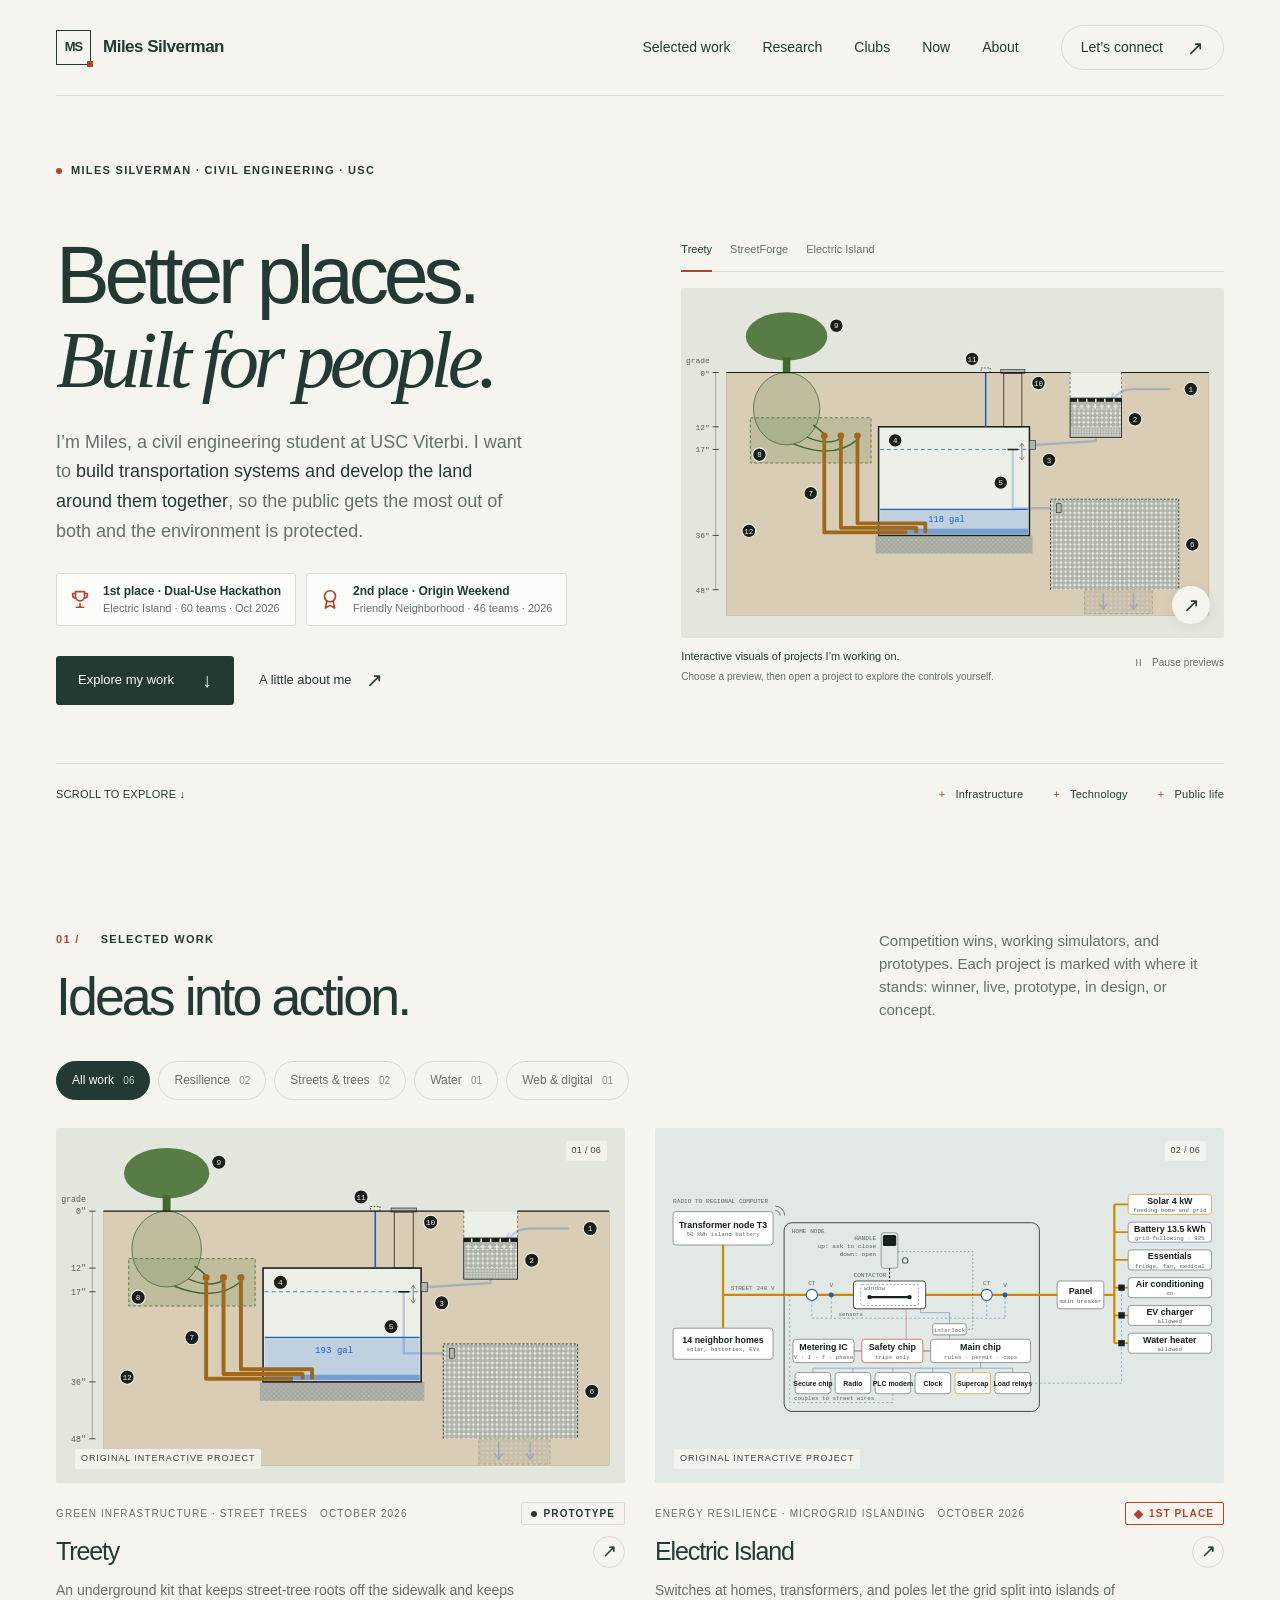
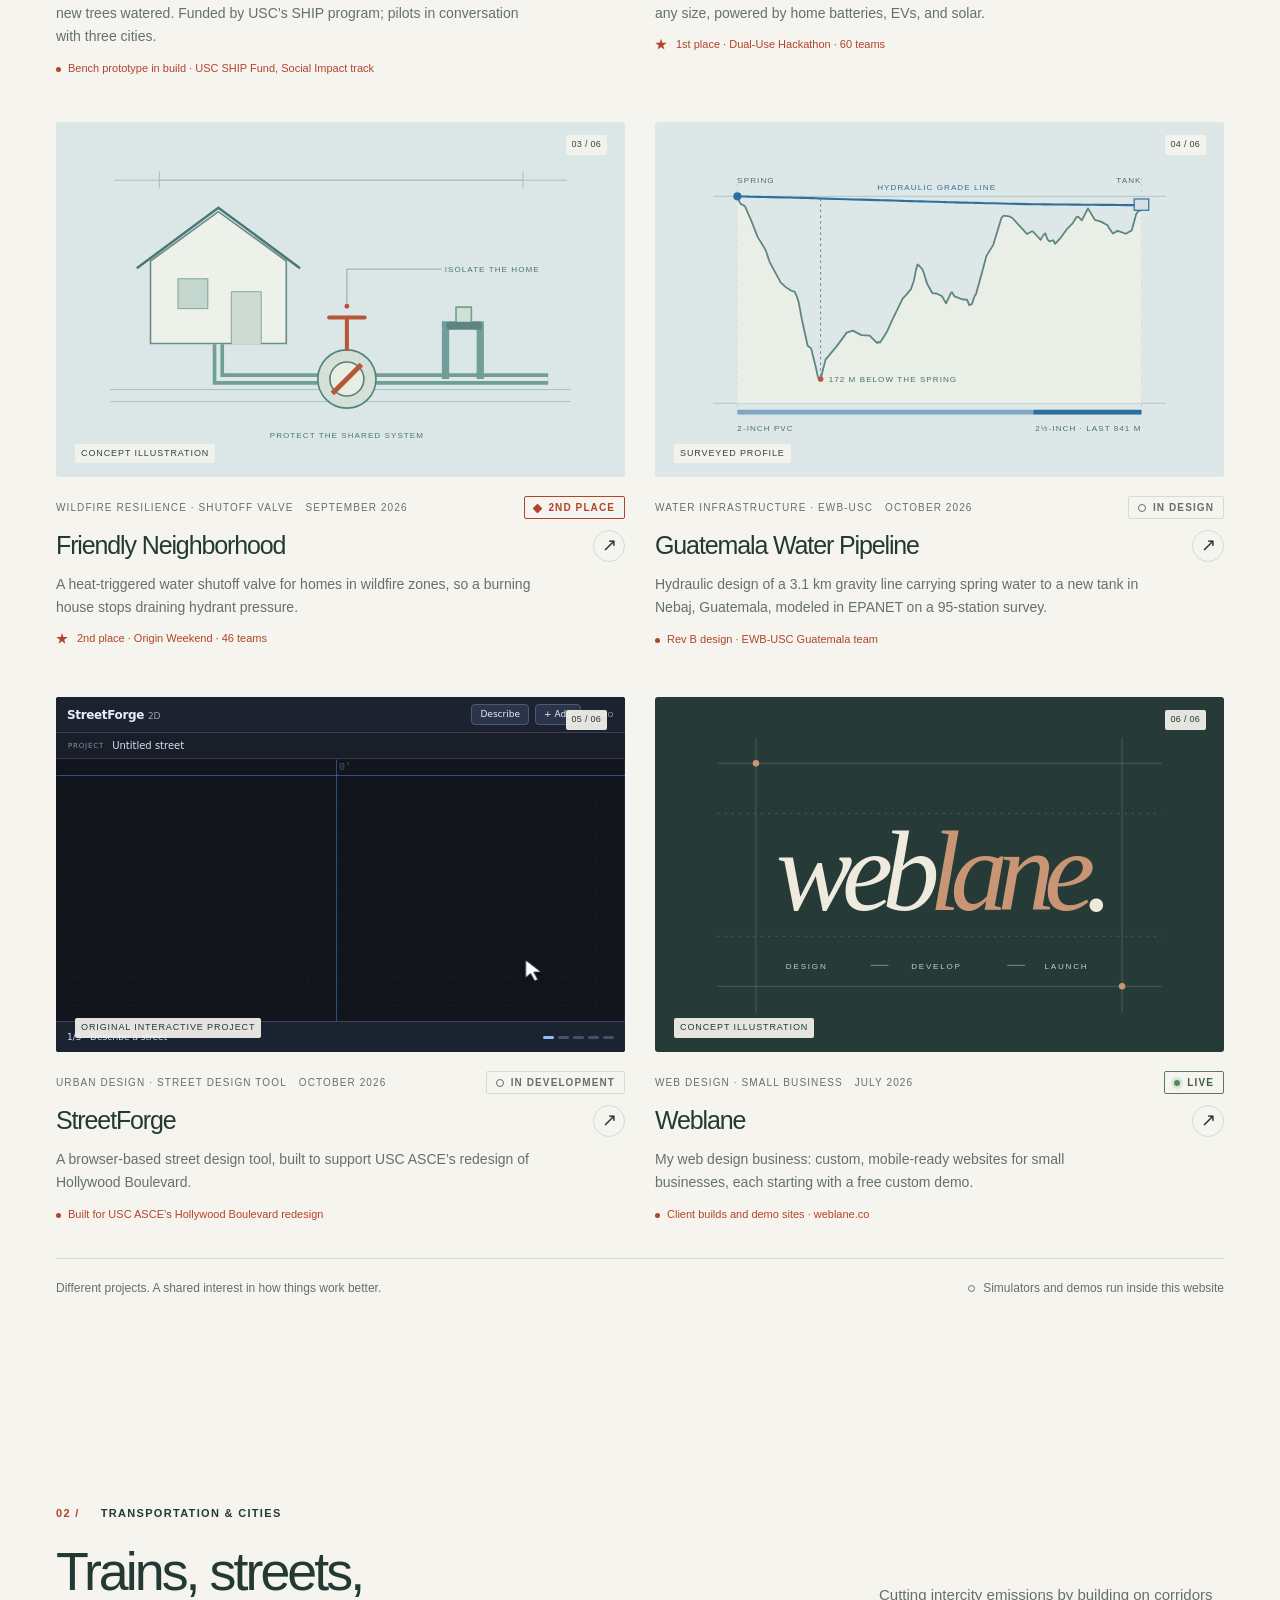
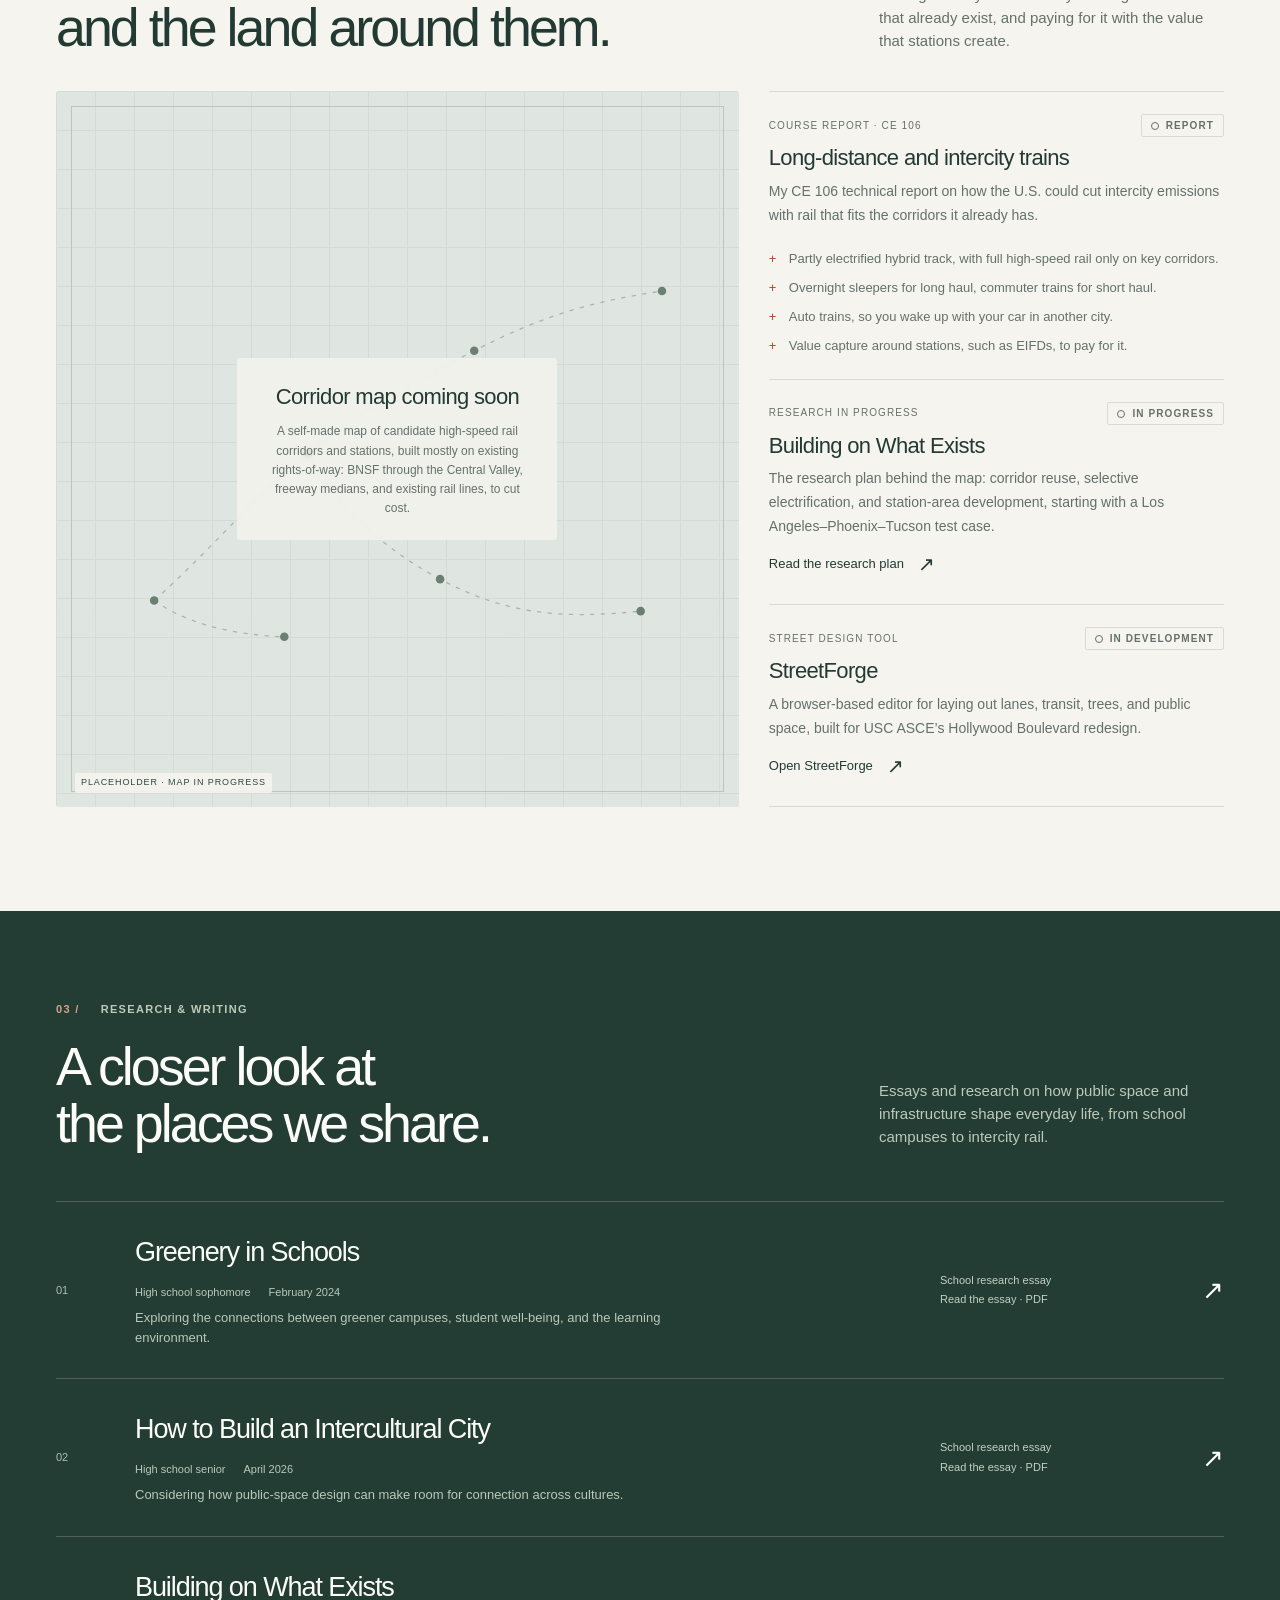
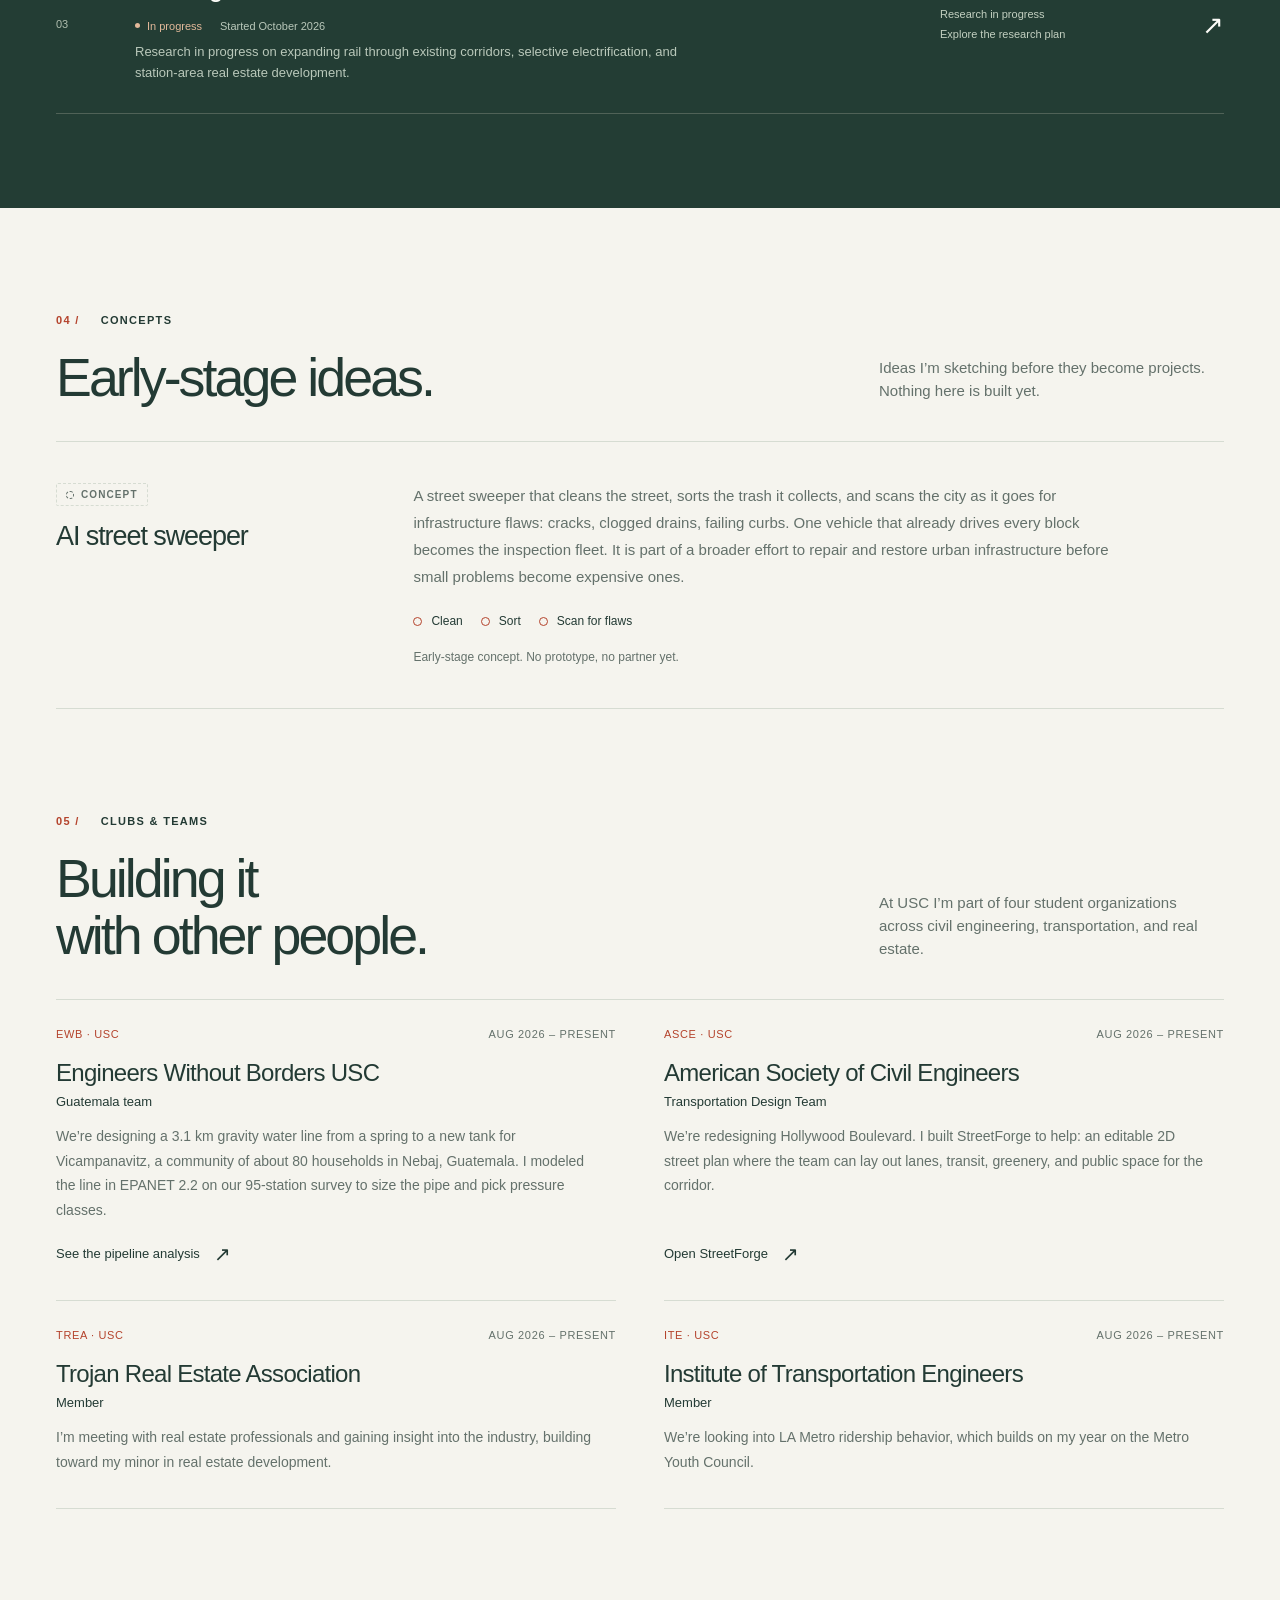
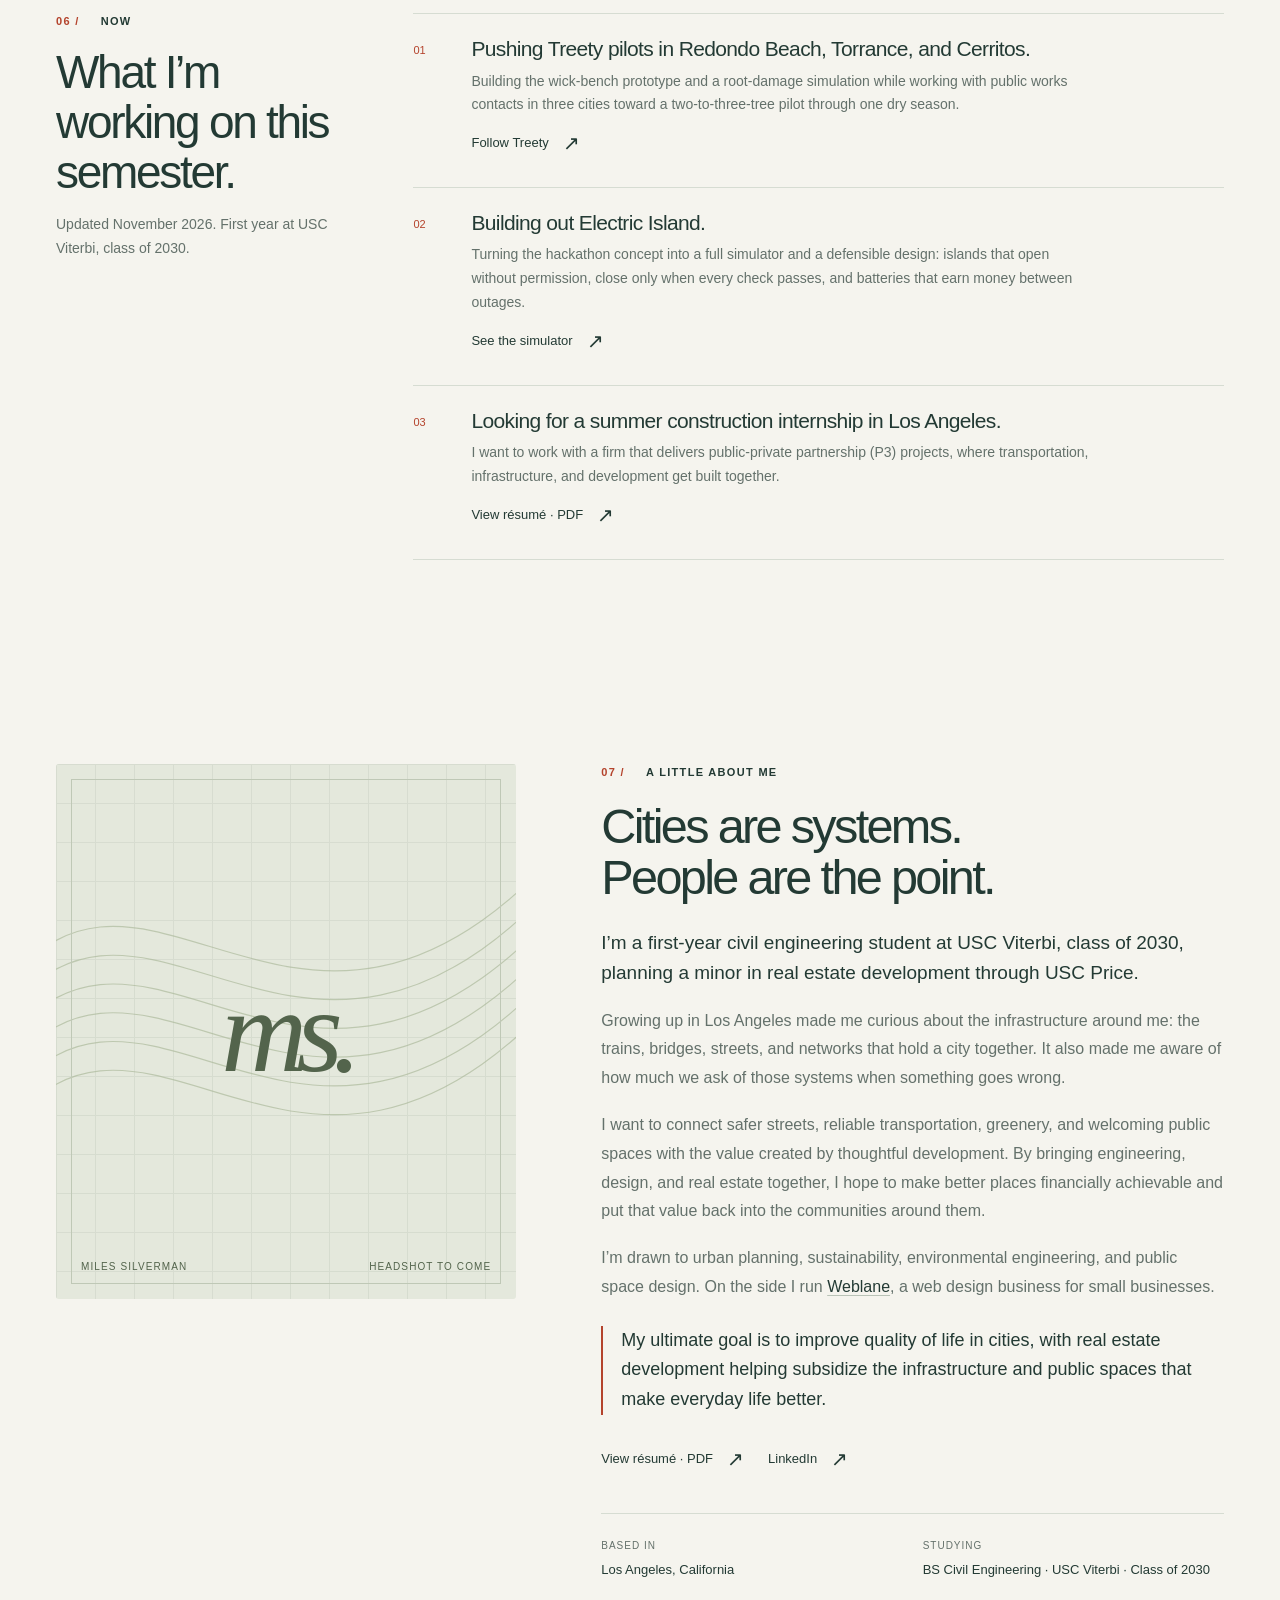
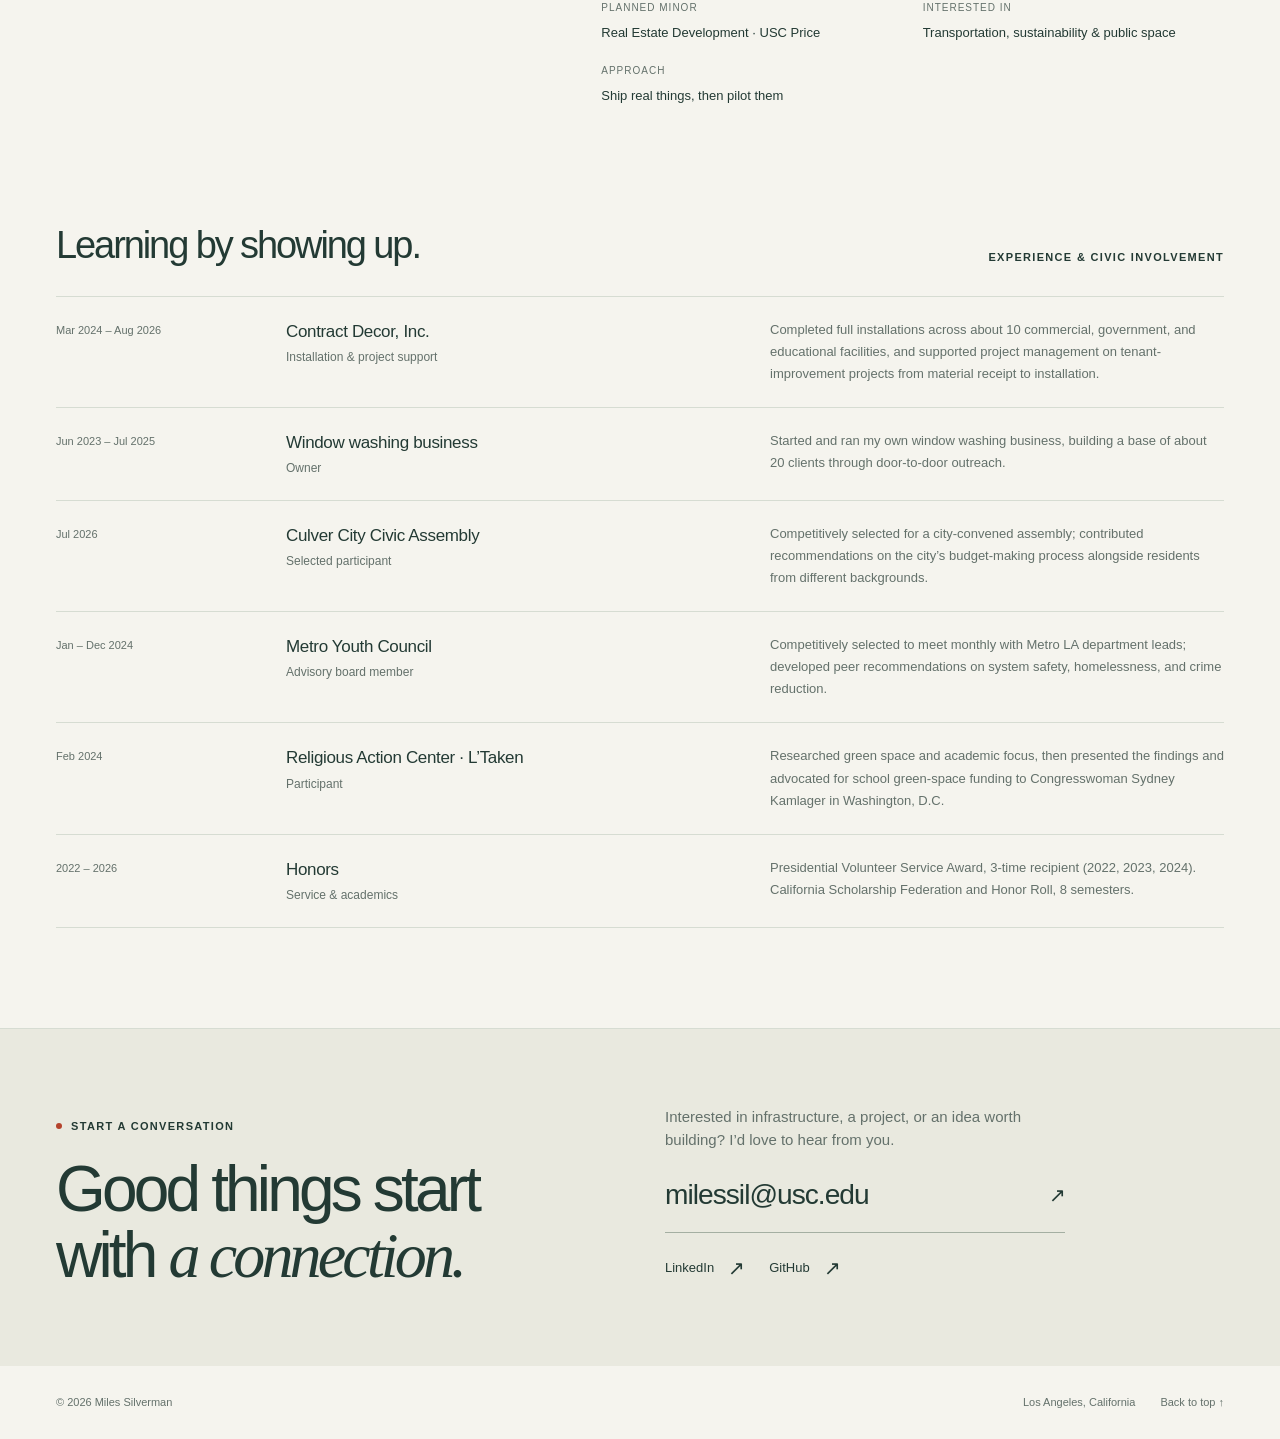
<file: index.html>
<!doctype html>
<html lang="en">
<head>
<meta charset="UTF-8">
<meta name="viewport" content="width=device-width,initial-scale=1">
<meta name="theme-color" content="#f5f4ee">
<title>Miles Silverman — Civil Engineering, Urban Systems & Projects</title>
<meta name="description" content="Miles Silverman is a civil engineering student at USC Viterbi who builds transportation, water, and energy projects: Treety, Electric Island, Friendly Neighborhood, StreetForge, and more. Competition wins, live demos, research, and résumé.">
<meta property="og:type" content="website">
<meta property="og:title" content="Miles Silverman — Civil Engineering, Urban Systems & Projects">
<meta property="og:description" content="Civil engineering student at USC Viterbi building transportation, water, and energy projects. Competition wins, live demos, and research.">
<meta property="og:url" content="https://www.milessilverman.com/">
<meta property="og:site_name" content="Miles Silverman">
<link rel="canonical" href="https://www.milessilverman.com/">
<link rel="icon" href="/favicon.svg" type="image/svg+xml">
<link rel="stylesheet" href="/assets/site.css">
</head>
<body>
<a class="skip" href="#main">Skip to content</a><header class="site-header wrap"><a class="brand" href="/" aria-label="Miles Silverman, home"><span class="brand-mark" aria-hidden="true">MS</span><span>Miles Silverman</span></a><nav class="desktop-nav" aria-label="Main navigation"><a href="/#work">Selected work</a><a href="/#research">Research</a><a href="/#clubs">Clubs</a><a href="/#now">Now</a><a href="/#about">About</a><a class="contact-link" href="/#contact">Let’s connect <span class="arrow" aria-hidden="true">↗</span></a></nav><button class="menu-button" type="button" aria-expanded="false" aria-controls="mobile-navigation">Menu +</button><nav class="mobile-nav" id="mobile-navigation" aria-label="Mobile navigation"><a href="/#work">Selected work</a><a href="/#research">Research</a><a href="/#clubs">Clubs</a><a href="/#now">Now</a><a href="/#about">About</a><a href="/#contact">Let’s connect <span class="arrow" aria-hidden="true">↗</span></a></nav></header><main id="main"><section class="hero wrap" aria-labelledby="hero-title"><div class="eyebrow"><span class="status-dot"></span> Miles Silverman · Civil engineering · USC</div><div class="hero-grid"><div><h1 id="hero-title">Better places.<br><em>Built for people.</em></h1><p class="hero-copy">I’m Miles, a civil engineering student at USC Viterbi. I want to <strong>build transportation systems and develop the land around them together</strong>, so the public gets the most out of both and the environment is protected.</p><div class="hero-badges" aria-label="Competition results"><a class="badge" href="/projects/electric-island/"><svg class="icon" viewBox="0 0 24 24" aria-hidden="true"><path d="M8 21h8M12 17v4M7 4h10v5a5 5 0 0 1-10 0V4z"/><path d="M7 6H4v2a3 3 0 0 0 3 3M17 6h3v2a3 3 0 0 1-3 3"/></svg><div><strong>1st place · Dual-Use Hackathon</strong><span>Electric Island · 60 teams · Oct 2026</span></div></a><a class="badge" href="/projects/friendly-neighborhood/"><svg class="icon" viewBox="0 0 24 24" aria-hidden="true"><circle cx="12" cy="9" r="6"/><path d="M8.5 14.5 7 22l5-3 5 3-1.5-7.5"/></svg><div><strong>2nd place · Origin Weekend</strong><span>Friendly Neighborhood · 46 teams · 2026</span></div></a></div><div class="hero-actions"><a class="button" href="#work">Explore my work <span class="arrow" aria-hidden="true">↓</span></a><a class="text-link" href="#about">A little about me <span class="arrow" aria-hidden="true">↗</span></a></div></div><figure class="hero-art hero-project"><div class="hero-project-tabs" role="tablist" aria-label="Preview a project"><button type="button" role="tab" class="hero-project-tab" id="hero-treety" aria-selected="true" aria-controls="hero-project-panel" tabindex="0" data-hero-project="treety" data-app-source="/apps/treety/index.html?embed=preview" data-project-href="/projects/treety/">Treety</button><button type="button" role="tab" class="hero-project-tab" id="hero-streetforge" aria-selected="false" aria-controls="hero-project-panel" tabindex="-1" data-hero-project="streetforge" data-app-source="/apps/streetforge/index.html?embed=preview" data-project-href="/projects/streetforge/">StreetForge</button><button type="button" role="tab" class="hero-project-tab" id="hero-electric-island" aria-selected="false" aria-controls="hero-project-panel" tabindex="-1" data-hero-project="electric-island" data-app-source="/apps/electric-island/mechanism.html?embed=preview" data-project-href="/projects/electric-island/">Electric Island</button></div><div class="hero-project-panel" id="hero-project-panel" role="tabpanel" aria-labelledby="hero-treety"><iframe class="project-preview-frame" data-preview-frame data-app-source="/apps/treety/index.html?embed=preview" data-embed-mode="preview" name="miles:treety:preview" title="treety animated preview" tabindex="-1" aria-hidden="true" sandbox="allow-scripts allow-same-origin" loading="lazy"></iframe><a class="hero-project-open" data-hero-open href="/projects/treety/" aria-label="Explore Treety inside this website"><span class="sr-only">Explore the project</span><span class="arrow" aria-hidden="true">↗</span></a></div><figcaption class="art-caption"><div class="hero-demo-copy"><span>Interactive visuals of projects I’m working on.</span><p>Choose a preview, then open a project to explore the controls yourself.</p></div><button type="button" class="motion-toggle" data-motion-toggle aria-pressed="false"><svg class="icon" viewBox="0 0 24 24" aria-hidden="true"><path d="M8 5v14M16 5v14"/></svg>Pause previews</button></figcaption></figure></div><div class="hero-foot"><a class="scroll-label" href="#work">SCROLL TO EXPLORE ↓</a><div class="fields"><span>Infrastructure</span><span>Technology</span><span>Public life</span></div></div></section><section class="section wrap" id="work" aria-labelledby="work-title"><div class="section-top"><div><div class="eyebrow"><span class="section-number">01 /</span> Selected work</div><h2 id="work-title">Ideas into action.</h2></div><p class="section-intro">Competition wins, working simulators, and prototypes. Each project is marked with where it stands: winner, live, prototype, in design, or concept.</p></div><div class="filters" role="group" aria-label="Filter projects"><button class="filter" type="button" data-filter="all" aria-pressed="true">All work <small>06</small></button><button class="filter" type="button" data-filter="resilience" aria-pressed="false">Resilience <small>02</small></button><button class="filter" type="button" data-filter="urban" aria-pressed="false">Streets &amp; trees <small>02</small></button><button class="filter" type="button" data-filter="infrastructure" aria-pressed="false">Water <small>01</small></button><button class="filter" type="button" data-filter="digital" aria-pressed="false">Web &amp; digital <small>01</small></button></div><p class="sr-only" id="filter-status" role="status" aria-live="polite">6 projects shown</p><div class="project-grid"><article class="project-card" data-category="urban"><div class="project-visual treety"><iframe class="project-preview-frame" data-preview-frame data-app-source="/apps/treety/index.html?embed=preview" data-embed-mode="preview" name="miles:treety:preview" title="treety animated preview" tabindex="-1" aria-hidden="true" sandbox="allow-scripts allow-same-origin" loading="lazy"></iframe><span class="visual-index">01 / 06</span><span class="visual-note">Original interactive project</span></div><div class="project-body"><div class="project-meta"><span>Green infrastructure · Street trees</span><span>October 2026</span><span class="stage prototype">Prototype</span></div><h3 class="project-title"><a class="project-card-link" href="/projects/treety/">Treety<span class="card-hit" aria-hidden="true"></span></a><span class="round-arrow" aria-hidden="true">↗</span></h3><p class="project-description">An underground kit that keeps street-tree roots off the sidewalk and keeps new trees watered. Funded by USC’s SHIP program; pilots in conversation with three cities.</p><div class="project-status">Bench prototype in build · USC SHIP Fund, Social Impact track</div></div></article><article class="project-card" data-category="resilience"><div class="project-visual electric-island"><iframe class="project-preview-frame" data-preview-frame data-app-source="/apps/electric-island/mechanism.html?embed=preview" data-embed-mode="preview" name="miles:electric-island:preview" title="electric island animated preview" tabindex="-1" aria-hidden="true" sandbox="allow-scripts allow-same-origin" loading="lazy"></iframe><span class="visual-index">02 / 06</span><span class="visual-note">Original interactive project</span></div><div class="project-body"><div class="project-meta"><span>Energy resilience · Microgrid islanding</span><span>October 2026</span><span class="stage winner">1st place</span></div><h3 class="project-title"><a class="project-card-link" href="/projects/electric-island/">Electric Island<span class="card-hit" aria-hidden="true"></span></a><span class="round-arrow" aria-hidden="true">↗</span></h3><p class="project-description">Switches at homes, transformers, and poles let the grid split into islands of any size, powered by home batteries, EVs, and solar.</p><div class="award">1st place · Dual-Use Hackathon · 60 teams</div></div></article><article class="project-card" data-category="resilience"><div class="project-visual friendly-neighborhood"><svg xmlns="http://www.w3.org/2000/svg" viewBox="0 0 640 440" role="img" aria-label="Concept illustration of a home connected to a shared water line through a shutoff valve. It is not a construction drawing."><g fill="none" stroke="#a0b8b6" stroke-width="1"><path d="M35 331H605M35 346H605M40 72H600"/><path d="M96 61V82M546 61V82M96 72H546"/></g><path d="M85 274V172L169 111 253 172V274Z" fill="#edf1e9" stroke="#688d89" stroke-width="2"/><path d="M68 181L169 106 270 181" fill="none" stroke="#4a7774" stroke-width="3"/><rect x="119" y="194" width="37" height="37" fill="#c4d7cf" stroke="#71958e"/><path d="M185 275V210H222V275" fill="#cedbd2" stroke="#71958e"/><path d="M169 275V318H577" fill="none" stroke="#729e9a" stroke-width="14"/><path d="M169 275V318H577" fill="none" stroke="#dce9df" stroke-width="5"/><path d="M450 318V251H493V318" fill="none" stroke="#729e9a" stroke-width="9"/><path d="M463 250H482V229H463Z" fill="#d1e0d5" stroke="#729e9a" stroke-width="2"/><rect x="451" y="247" width="44" height="10" rx="4" fill="#5c8581"/><g transform="translate(328 318)"><circle r="36" fill="#d5e0d7" stroke="#54817d" stroke-width="2"/><circle r="21" fill="#e9eee5" stroke="#54817d" stroke-width="2"/><path d="M-18 18L18-18" stroke="#b95539" stroke-width="6"/><path d="M0-37V-76M-22-76H22" stroke="#b95539" stroke-width="5" stroke-linecap="round"/></g><path d="M328 228V182H445" fill="none" stroke="#91aaa6" stroke-width="1.2"/><circle cx="328" cy="228" r="3" fill="#b95539"/><g fill="#4f7771" font-family="Arial,sans-serif" font-size="10" letter-spacing="1.3"><text x="449" y="185">ISOLATE THE HOME</text><text x="328" y="391" text-anchor="middle">PROTECT THE SHARED SYSTEM</text></g></svg><span class="visual-index">03 / 06</span><span class="visual-note">Concept illustration</span></div><div class="project-body"><div class="project-meta"><span>Wildfire resilience · Shutoff valve</span><span>September 2026</span><span class="stage winner">2nd place</span></div><h3 class="project-title"><a class="project-card-link" href="/projects/friendly-neighborhood/">Friendly Neighborhood<span class="card-hit" aria-hidden="true"></span></a><span class="round-arrow" aria-hidden="true">↗</span></h3><p class="project-description">A heat-triggered water shutoff valve for homes in wildfire zones, so a burning house stops draining hydrant pressure.</p><div class="award">2nd place · Origin Weekend · 46 teams</div></div></article><article class="project-card" data-category="infrastructure"><div class="project-visual ewb-guatemala"><svg xmlns="http://www.w3.org/2000/svg" viewBox="0 0 640 440" role="img" aria-label="Surveyed ground profile of the 3.1 km conduction line from the spring to the tank, with the hydraulic grade line staying above the ground the whole way."><g fill="none" stroke="#a9bcc0" stroke-width="1"><path d="M40 92H600M40 348H600"/><path d="M70 70V364M570 70V364" stroke-dasharray="2 5"/></g><path d="M70.0,92.0 L70.0,92.0 L72.7,98.8 L74.1,101.3 L79.5,104.3 L82.5,111.6 L86.0,119.1 L95.2,142.4 L103.2,155.4 L105.2,159.1 L109.7,172.7 L123.7,198.7 L129.9,204.3 L136.7,208.8 L140.7,209.9 L143.7,216.1 L146.0,223.7 L149.8,244.3 L157.0,276.8 L161.2,280.1 L167.3,304.4 L169.8,316.3 L173.0,318.0 L179.1,294.0 L193.0,277.3 L205.3,260.6 L212.7,258.1 L223.6,263.7 L233.7,264.2 L243.0,273.5 L243.9,272.1 L246.5,272.9 L251.0,266.0 L255.7,258.2 L261.4,245.5 L270.4,226.9 L274.5,218.6 L277.5,215.4 L284.8,206.8 L288.5,196.0 L291.0,183.1 L292.9,176.3 L295.3,178.2 L298.6,181.7 L300.9,187.4 L304.5,199.5 L311.1,211.6 L316.5,212.2 L323.2,215.6 L328.2,224.4 L334.0,211.9 L335.5,210.6 L338.8,215.8 L348.7,219.6 L354.1,219.8 L356.9,226.6 L360.3,225.2 L362.3,218.7 L363.8,215.0 L365.3,212.7 L372.4,187.0 L378.2,165.6 L386.6,152.0 L396.7,118.7 L399.5,115.9 L406.2,116.7 L410.2,118.8 L428.5,138.6 L434.5,135.2 L436.2,136.1 L442.0,142.3 L445.3,145.8 L447.9,140.9 L450.9,137.7 L453.7,145.2 L456.0,147.7 L460.8,146.3 L463.1,150.8 L470.2,143.0 L478.3,131.8 L484.8,125.4 L489.6,117.6 L491.6,117.0 L496.2,121.7 L503.8,106.9 L512.4,121.2 L519.9,123.3 L528.0,127.7 L529.2,130.2 L534.6,137.9 L540.5,134.7 L550.6,138.3 L557.9,134.3 L563.5,113.9 L566.4,109.9 L570.0,109.2 L570.0,348 L70.0,348 Z" fill="#e9eee6"/><polyline points="70.0,92.0 72.7,98.8 74.1,101.3 79.5,104.3 82.5,111.6 86.0,119.1 95.2,142.4 103.2,155.4 105.2,159.1 109.7,172.7 123.7,198.7 129.9,204.3 136.7,208.8 140.7,209.9 143.7,216.1 146.0,223.7 149.8,244.3 157.0,276.8 161.2,280.1 167.3,304.4 169.8,316.3 173.0,318.0 179.1,294.0 193.0,277.3 205.3,260.6 212.7,258.1 223.6,263.7 233.7,264.2 243.0,273.5 243.9,272.1 246.5,272.9 251.0,266.0 255.7,258.2 261.4,245.5 270.4,226.9 274.5,218.6 277.5,215.4 284.8,206.8 288.5,196.0 291.0,183.1 292.9,176.3 295.3,178.2 298.6,181.7 300.9,187.4 304.5,199.5 311.1,211.6 316.5,212.2 323.2,215.6 328.2,224.4 334.0,211.9 335.5,210.6 338.8,215.8 348.7,219.6 354.1,219.8 356.9,226.6 360.3,225.2 362.3,218.7 363.8,215.0 365.3,212.7 372.4,187.0 378.2,165.6 386.6,152.0 396.7,118.7 399.5,115.9 406.2,116.7 410.2,118.8 428.5,138.6 434.5,135.2 436.2,136.1 442.0,142.3 445.3,145.8 447.9,140.9 450.9,137.7 453.7,145.2 456.0,147.7 460.8,146.3 463.1,150.8 470.2,143.0 478.3,131.8 484.8,125.4 489.6,117.6 491.6,117.0 496.2,121.7 503.8,106.9 512.4,121.2 519.9,123.3 528.0,127.7 529.2,130.2 534.6,137.9 540.5,134.7 550.6,138.3 557.9,134.3 563.5,113.9 566.4,109.9 570.0,109.2" fill="none" stroke="#5f857f" stroke-width="2.2" stroke-linejoin="round"/><polyline points="70.0,92.0 72.7,92.1 74.1,92.1 79.5,92.2 82.5,92.3 86.0,92.4 95.2,92.6 103.2,92.8 105.2,92.8 109.7,92.9 123.7,93.2 129.9,93.4 136.7,93.5 140.7,93.7 143.7,93.7 146.0,93.8 149.8,93.9 157.0,94.1 161.2,94.2 167.3,94.4 169.8,94.5 173.0,94.6 179.1,94.8 193.0,95.3 205.3,95.6 212.7,95.8 223.6,96.1 233.7,96.4 243.0,96.7 243.9,96.7 246.5,96.8 251.0,96.9 255.7,97.0 261.4,97.2 270.4,97.4 274.5,97.6 277.5,97.7 284.8,97.9 288.5,98.0 291.0,98.0 292.9,98.1 295.3,98.2 298.6,98.2 300.9,98.3 304.5,98.4 311.1,98.6 316.5,98.7 323.2,98.9 328.2,99.1 334.0,99.2 335.5,99.3 338.8,99.4 348.7,99.7 354.1,99.8 356.9,99.9 360.3,100.0 362.3,100.0 363.8,100.1 365.3,100.1 372.4,100.3 378.2,100.5 386.6,100.6 396.7,100.9 399.5,100.9 406.2,101.1 410.2,101.2 428.5,101.6 434.5,101.7 436.2,101.8 442.0,101.8 445.3,101.8 447.9,101.9 450.9,101.9 453.7,101.9 456.0,101.9 460.8,102.0 463.1,102.0 470.2,102.1 478.3,102.1 484.8,102.2 489.6,102.2 491.6,102.2 496.2,102.3 503.8,102.4 512.4,102.4 519.9,102.5 528.0,102.6 529.2,102.6 534.6,102.6 540.5,102.7 550.6,102.8 557.9,102.8 563.5,102.9 566.4,102.9 570.0,102.9" fill="none" stroke="#2f6f9e" stroke-width="2.6" stroke-linecap="round"/><path d="M173.0 94.6V318.0" stroke="#2f6f9e" stroke-width="1" stroke-dasharray="3 4"/><circle cx="173.0" cy="318.0" r="3.5" fill="#b95539"/><g transform="translate(0 356)"><rect x="70" y="0" width="366.2" height="6" fill="#7fa6c4"/><rect x="436.2" y="0" width="133.8" height="6" fill="#2f6f9e"/></g><circle cx="70" cy="92.0" r="5" fill="#2f6f9e"/><rect x="561" y="95.2" width="18" height="14" fill="#d5e0e4" stroke="#2f6f9e" stroke-width="1.5"/><g fill="#4b6f74" font-family="Arial,sans-serif" font-size="10" letter-spacing="1.3"><text x="70" y="76">SPRING</text><text x="570" y="76" text-anchor="end">TANK</text><text x="183.0" y="322.0">172 M BELOW THE SPRING</text><text x="316.6" y="84" text-anchor="middle" fill="#2f6f9e">HYDRAULIC GRADE LINE</text><text x="70" y="382">2-INCH PVC</text><text x="570" y="382" text-anchor="end">2½-INCH · LAST 841 M</text></g></svg><span class="visual-index">04 / 06</span><span class="visual-note">Surveyed profile</span></div><div class="project-body"><div class="project-meta"><span>Water infrastructure · EWB-USC</span><span>October 2026</span><span class="stage dev">In design</span></div><h3 class="project-title"><a class="project-card-link" href="/projects/ewb-guatemala/">Guatemala Water Pipeline<span class="card-hit" aria-hidden="true"></span></a><span class="round-arrow" aria-hidden="true">↗</span></h3><p class="project-description">Hydraulic design of a 3.1 km gravity line carrying spring water to a new tank in Nebaj, Guatemala, modeled in EPANET on a 95-station survey.</p><div class="project-status">Rev B design · EWB-USC Guatemala team</div></div></article><article class="project-card" data-category="urban"><div class="project-visual streetforge"><iframe class="project-preview-frame" data-preview-frame data-app-source="/apps/streetforge/index.html?embed=preview" data-embed-mode="preview" name="miles:streetforge:preview" title="streetforge animated preview" tabindex="-1" aria-hidden="true" sandbox="allow-scripts allow-same-origin" loading="lazy"></iframe><span class="visual-index">05 / 06</span><span class="visual-note">Original interactive project</span></div><div class="project-body"><div class="project-meta"><span>Urban design · Street design tool</span><span>October 2026</span><span class="stage dev">In development</span></div><h3 class="project-title"><a class="project-card-link" href="/projects/streetforge/">StreetForge<span class="card-hit" aria-hidden="true"></span></a><span class="round-arrow" aria-hidden="true">↗</span></h3><p class="project-description">A browser-based street design tool, built to support USC ASCE’s redesign of Hollywood Boulevard.</p><div class="project-status">Built for USC ASCE’s Hollywood Boulevard redesign</div></div></article><article class="project-card" data-category="digital"><div class="project-visual weblane"><svg xmlns="http://www.w3.org/2000/svg" viewBox="0 0 640 440" role="img" aria-label="Typographic illustration for Weblane, web design and development."><g fill="none" stroke="#5a7163" stroke-width=".8"><path d="M45 82H595M45 358H595M93 50V391M546 50V391"/><path d="M45 144H595M45 296H595" stroke-dasharray="3 6"/></g><text x="320" y="263" text-anchor="middle" font-family="Georgia,serif" font-style="italic" font-size="142" letter-spacing="-13" fill="#eeeade">web<tspan fill="#c99575">lane</tspan><tspan fill="#eeeade">.</tspan></text><g fill="#c4d0be" font-family="Arial,sans-serif" font-size="10" letter-spacing="2.2"><text x="130" y="337">DESIGN</text><text x="285" y="337">DEVELOP</text><text x="450" y="337">LAUNCH</text></g><g stroke="#92a68d" stroke-width="1"><path d="M235 332H257M404 332H426"/></g><circle cx="93" cy="82" r="4" fill="#c99575"/><circle cx="546" cy="358" r="4" fill="#c99575"/></svg><span class="visual-index">06 / 06</span><span class="visual-note">Concept illustration</span></div><div class="project-body"><div class="project-meta"><span>Web design · Small business</span><span>July 2026</span><span class="stage live">Live</span></div><h3 class="project-title"><a class="project-card-link" href="/projects/weblane/">Weblane<span class="card-hit" aria-hidden="true"></span></a><span class="round-arrow" aria-hidden="true">↗</span></h3><p class="project-description">My web design business: custom, mobile-ready websites for small businesses, each starting with a free custom demo.</p><div class="project-status">Client builds and demo sites · weblane.co</div></div></article></div><div class="work-end"><span>Different projects. A shared interest in how things work better.</span><span class="live-indicator">Simulators and demos run inside this website</span></div></section><section class="section wrap" id="transportation" aria-labelledby="transport-title"><div class="section-top"><div><div class="eyebrow"><span class="section-number">02 /</span> Transportation &amp; cities</div><h2 id="transport-title">Trains, streets,<br>and the land around them.</h2></div><p class="section-intro">Cutting intercity emissions by building on corridors that already exist, and paying for it with the value that stations create.</p></div><div class="transport-grid"><div class="transport-map" role="img" aria-label="Reserved for the high-speed rail corridor map"><div class="map-grid" aria-hidden="true"></div><svg viewBox="0 0 640 420" aria-hidden="true"><g fill="none" stroke="#9fb2a6" stroke-width="1.2" stroke-dasharray="4 6"><path d="M92 352C150 300 190 250 236 214S330 150 392 118 500 72 568 62"/><path d="M236 214C260 258 300 300 360 332S470 370 548 362"/><path d="M92 352C120 372 160 384 214 386"/></g><g fill="#5f7466"><circle cx="92" cy="352" r="4"/><circle cx="236" cy="214" r="4"/><circle cx="392" cy="118" r="4"/><circle cx="568" cy="62" r="4"/><circle cx="360" cy="332" r="4"/><circle cx="548" cy="362" r="4"/><circle cx="214" cy="386" r="4"/></g></svg><div class="map-label"><strong>Corridor map coming soon</strong><span>A self-made map of candidate high-speed rail corridors and stations, built mostly on existing rights-of-way: BNSF through the Central Valley, freeway medians, and existing rail lines, to cut cost.</span></div><span class="visual-note">Placeholder · map in progress</span></div><div class="transport-list"><article class="transport-item"><div class="item-top"><span>Course report · CE 106</span><span class="stage dev">Report</span></div><h3>Long-distance and intercity trains</h3><p>My CE 106 technical report on how the U.S. could cut intercity emissions with rail that fits the corridors it already has.</p><ul class="idea-list"><li>Partly electrified hybrid track, with full high-speed rail only on key corridors.</li><li>Overnight sleepers for long haul, commuter trains for short haul.</li><li>Auto trains, so you wake up with your car in another city.</li><li>Value capture around stations, such as EIFDs, to pay for it.</li></ul></article><article class="transport-item"><div class="item-top"><span>Research in progress</span><span class="stage dev">In progress</span></div><h3>Building on What Exists</h3><p>The research plan behind the map: corridor reuse, selective electrification, and station-area development, starting with a Los Angeles–Phoenix–Tucson test case.</p><a class="text-link" href="/research/building-on-what-exists/">Read the research plan<span class="arrow" aria-hidden="true">↗</span></a></article><article class="transport-item"><div class="item-top"><span>Street design tool</span><span class="stage dev">In development</span></div><h3>StreetForge</h3><p>A browser-based editor for laying out lanes, transit, trees, and public space, built for USC ASCE’s Hollywood Boulevard redesign.</p><a class="text-link" href="/projects/streetforge/">Open StreetForge<span class="arrow" aria-hidden="true">↗</span></a></article></div></div></section><section class="research-section" id="research" aria-labelledby="research-title"><div class="wrap"><div class="section-top"><div><div class="eyebrow"><span class="section-number">03 /</span> Research &amp; writing</div><h2 id="research-title">A closer look at<br>the places we share.</h2></div><p class="section-intro">Essays and research on how public space and infrastructure shape everyday life, from school campuses to intercity rail.</p></div><a class="research-row" href="/research/greenery-in-schools/"><span class="num">01</span><div><h3>Greenery in Schools</h3><div class="research-row-meta"><span class="">High school sophomore</span><span>February 2024</span></div><p>Exploring the connections between greener campuses, student well-being, and the learning environment.</p></div><span class="research-type">School research essay<br>Read the essay · PDF</span><span class="arrow" aria-hidden="true">↗</span></a><a class="research-row" href="/research/intercultural-city/"><span class="num">02</span><div><h3>How to Build an Intercultural City</h3><div class="research-row-meta"><span class="">High school senior</span><span>April 2026</span></div><p>Considering how public-space design can make room for connection across cultures.</p></div><span class="research-type">School research essay<br>Read the essay · PDF</span><span class="arrow" aria-hidden="true">↗</span></a><a class="research-row" href="/research/building-on-what-exists/"><span class="num">03</span><div><h3>Building on What Exists</h3><div class="research-row-meta"><span class="research-progress">In progress</span><span>Started October 2026</span></div><p>Research in progress on expanding rail through existing corridors, selective electrification, and station-area real estate development.</p></div><span class="research-type">Research in progress<br>Explore the research plan</span><span class="arrow" aria-hidden="true">↗</span></a></div></section><section class="section wrap" id="concepts" aria-labelledby="concepts-title" style="padding-bottom:0"><div class="section-top"><div><div class="eyebrow"><span class="section-number">04 /</span> Concepts</div><h2 id="concepts-title">Early-stage ideas.</h2></div><p class="section-intro">Ideas I’m sketching before they become projects. Nothing here is built yet.</p></div><div class="concept-strip"><div><span class="stage concept">Concept</span><h3>AI street sweeper</h3></div><div><p>A street sweeper that cleans the street, sorts the trash it collects, and scans the city as it goes for infrastructure flaws: cracks, clogged drains, failing curbs. One vehicle that already drives every block becomes the inspection fleet. It is part of a broader effort to repair and restore urban infrastructure before small problems become expensive ones.</p><div class="concept-art" aria-label="Three functions"><span>Clean</span><span>Sort</span><span>Scan for flaws</span></div><p class="concept-note">Early-stage concept. No prototype, no partner yet.</p></div></div></section><section class="section wrap" id="clubs" aria-labelledby="clubs-title"><div class="section-top"><div><div class="eyebrow"><span class="section-number">05 /</span> Clubs &amp; teams</div><h2 id="clubs-title">Building it<br>with other people.</h2></div><p class="section-intro">At USC I’m part of four student organizations across civil engineering, transportation, and real estate.</p></div><div class="club-grid"><article class="club"><div class="club-top"><span class="club-abbr">EWB · USC</span><span>Aug 2026 – Present</span></div><h3>Engineers Without Borders USC</h3><p class="role">Guatemala team</p><p class="club-detail">We’re designing a 3.1 km gravity water line from a spring to a new tank for Vicampanavitz, a community of about 80 households in Nebaj, Guatemala. I modeled the line in EPANET 2.2 on our 95-station survey to size the pipe and pick pressure classes.</p><a class="text-link" href="/projects/ewb-guatemala/">See the pipeline analysis<span class="arrow" aria-hidden="true">↗</span></a></article><article class="club"><div class="club-top"><span class="club-abbr">ASCE · USC</span><span>Aug 2026 – Present</span></div><h3>American Society of Civil Engineers</h3><p class="role">Transportation Design Team</p><p class="club-detail">We’re redesigning Hollywood Boulevard. I built StreetForge to help: an editable 2D street plan where the team can lay out lanes, transit, greenery, and public space for the corridor.</p><a class="text-link" href="/projects/streetforge/">Open StreetForge<span class="arrow" aria-hidden="true">↗</span></a></article><article class="club"><div class="club-top"><span class="club-abbr">TREA · USC</span><span>Aug 2026 – Present</span></div><h3>Trojan Real Estate Association</h3><p class="role">Member</p><p class="club-detail">I’m meeting with real estate professionals and gaining insight into the industry, building toward my minor in real estate development.</p></article><article class="club"><div class="club-top"><span class="club-abbr">ITE · USC</span><span>Aug 2026 – Present</span></div><h3>Institute of Transportation Engineers</h3><p class="role">Member</p><p class="club-detail">We’re looking into LA Metro ridership behavior, which builds on my year on the Metro Youth Council.</p></article></div></section><section class="now-section wrap" id="now" aria-labelledby="now-title"><div class="now-grid"><div class="now-head"><div class="eyebrow"><span class="section-number">06 /</span> Now</div><h2 id="now-title">What I’m working on this semester.</h2><p>Updated November 2026. First year at USC Viterbi, class of 2030.</p></div><ol class="now-list"><li><span class="num">01</span><div><h3>Pushing Treety pilots in Redondo Beach, Torrance, and Cerritos.</h3><p>Building the wick-bench prototype and a root-damage simulation while working with public works contacts in three cities toward a two-to-three-tree pilot through one dry season.</p><a class="text-link" href="/projects/treety/">Follow Treety<span class="arrow" aria-hidden="true">↗</span></a></div></li><li><span class="num">02</span><div><h3>Building out Electric Island.</h3><p>Turning the hackathon concept into a full simulator and a defensible design: islands that open without permission, close only when every check passes, and batteries that earn money between outages.</p><a class="text-link" href="/projects/electric-island/">See the simulator<span class="arrow" aria-hidden="true">↗</span></a></div></li><li><span class="num">03</span><div><h3>Looking for a summer construction internship in Los Angeles.</h3><p>I want to work with a firm that delivers public-private partnership (P3) projects, where transportation, infrastructure, and development get built together.</p><a class="text-link" href="/documents/miles-silverman-resume.pdf" target="_blank" rel="noopener noreferrer">View résumé · PDF<span class="arrow" aria-hidden="true">↗</span></a></div></li></ol></div></section><section class="section wrap" id="about" aria-labelledby="about-title"><div class="about-grid"><div class="portrait" role="img" aria-label="Reserved for a future headshot of Miles Silverman"><div class="portrait-grid" aria-hidden="true"></div><svg viewBox="0 0 400 465" aria-hidden="true"><g fill="none" stroke="#acb99b" stroke-width="1"><path d="M-50 325C85 140 220 480 470 162M-50 300C85 115 220 455 470 137M-50 275C85 90 220 430 470 112M-50 250C85 65 220 405 470 87M-50 225C85 40 220 380 470 62M-50 200C85 15 220 355 470 37"/></g></svg><span class="monogram" aria-hidden="true">ms.</span><div class="portrait-label"><span>Miles Silverman</span><span>Headshot to come</span></div></div><div class="about-copy"><div class="eyebrow"><span class="section-number">07 /</span> A little about me</div><h2 id="about-title">Cities are systems.<br>People are the point.</h2><p class="lede">I’m a first-year civil engineering student at USC Viterbi, class of 2030, planning a minor in real estate development through USC Price.</p><p>Growing up in Los Angeles made me curious about the infrastructure around me: the trains, bridges, streets, and networks that hold a city together. It also made me aware of how much we ask of those systems when something goes wrong.</p><p>I want to connect safer streets, reliable transportation, greenery, and welcoming public spaces with the value created by thoughtful development. By bringing engineering, design, and real estate together, I hope to make better places financially achievable and put that value back into the communities around them.</p><p>I’m drawn to urban planning, sustainability, environmental engineering, and public space design. On the side I run <a class="inline-link" href="/projects/weblane/">Weblane</a>, a web design business for small businesses.</p><p class="life-goal">My ultimate goal is to improve quality of life in cities, with real estate development helping subsidize the infrastructure and public spaces that make everyday life better.</p><div class="about-links"><a class="text-link" href="/documents/miles-silverman-resume.pdf" target="_blank" rel="noopener noreferrer">View résumé · PDF<span class="arrow" aria-hidden="true">↗</span></a><a class="text-link" href="https://linkedin.com/in/milessilverman" target="_blank" rel="noopener noreferrer">LinkedIn<span class="arrow" aria-hidden="true">↗</span><span class="sr-only"> (opens in a new tab)</span></a></div><dl class="about-details"><div><dt>Based in</dt><dd>Los Angeles, California</dd></div><div><dt>Studying</dt><dd>BS Civil Engineering · USC Viterbi · Class of 2030</dd></div><div><dt>Planned minor</dt><dd>Real Estate Development · USC Price</dd></div><div><dt>Interested in</dt><dd>Transportation, sustainability &amp; public space</dd></div><div><dt>Approach</dt><dd>Ship real things, then pilot them</dd></div></dl></div></div></section><section class="experience-section wrap" aria-labelledby="experience-title"><div class="experience-head"><h2 id="experience-title">Learning by showing up.</h2><div class="eyebrow">Experience & civic involvement</div></div><div class="experience-list"><div class="experience-row"><div class="experience-date">Mar 2024 – Aug 2026</div><div><h3>Contract Decor, Inc.</h3><p class="role">Installation &amp; project support</p></div><p class="detail">Completed full installations across about 10 commercial, government, and educational facilities, and supported project management on tenant-improvement projects from material receipt to installation.</p></div><div class="experience-row"><div class="experience-date">Jun 2023 – Jul 2025</div><div><h3>Window washing business</h3><p class="role">Owner</p></div><p class="detail">Started and ran my own window washing business, building a base of about 20 clients through door-to-door outreach.</p></div><div class="experience-row"><div class="experience-date">Jul 2026</div><div><h3>Culver City Civic Assembly</h3><p class="role">Selected participant</p></div><p class="detail">Competitively selected for a city-convened assembly; contributed recommendations on the city’s budget-making process alongside residents from different backgrounds.</p></div><div class="experience-row"><div class="experience-date">Jan – Dec 2024</div><div><h3>Metro Youth Council</h3><p class="role">Advisory board member</p></div><p class="detail">Competitively selected to meet monthly with Metro LA department leads; developed peer recommendations on system safety, homelessness, and crime reduction.</p></div><div class="experience-row"><div class="experience-date">Feb 2024</div><div><h3>Religious Action Center · L’Taken</h3><p class="role">Participant</p></div><p class="detail">Researched green space and academic focus, then presented the findings and advocated for school green-space funding to Congresswoman Sydney Kamlager in Washington, D.C.</p></div><div class="experience-row"><div class="experience-date">2022 – 2026</div><div><h3>Honors</h3><p class="role">Service &amp; academics</p></div><p class="detail">Presidential Volunteer Service Award, 3-time recipient (2022, 2023, 2024). California Scholarship Federation and Honor Roll, 8 semesters.</p></div></div></section><section class="contact-section" id="contact" aria-labelledby="contact-title"><div class="wrap contact-grid"><div><div class="eyebrow"><span class="status-dot"></span> Start a conversation</div><h2 id="contact-title">Good things start<br>with <em>a connection.</em></h2></div><div class="contact-right"><p>Interested in infrastructure, a project, or an idea worth building? I’d love to hear from you.</p><a class="email-link" href="mailto:milessil@usc.edu">milessil@usc.edu<span class="arrow" aria-hidden="true">↗</span></a><div class="contact-secondary"><a class="text-link" href="https://linkedin.com/in/milessilverman" target="_blank" rel="noopener noreferrer">LinkedIn<span class="arrow" aria-hidden="true">↗</span><span class="sr-only"> (opens in a new tab)</span></a><a class="text-link" href="https://github.com/milessilverman" target="_blank" rel="noopener noreferrer">GitHub<span class="arrow" aria-hidden="true">↗</span><span class="sr-only"> (opens in a new tab)</span></a></div></div></div></section></main><footer class="footer wrap"><span>© 2026 Miles Silverman</span><div class="footer-right"><span>Los Angeles, California</span><a href="#main">Back to top ↑</a></div></footer>
<script src="/assets/site.js"></script>
</body>
</html>
</file>
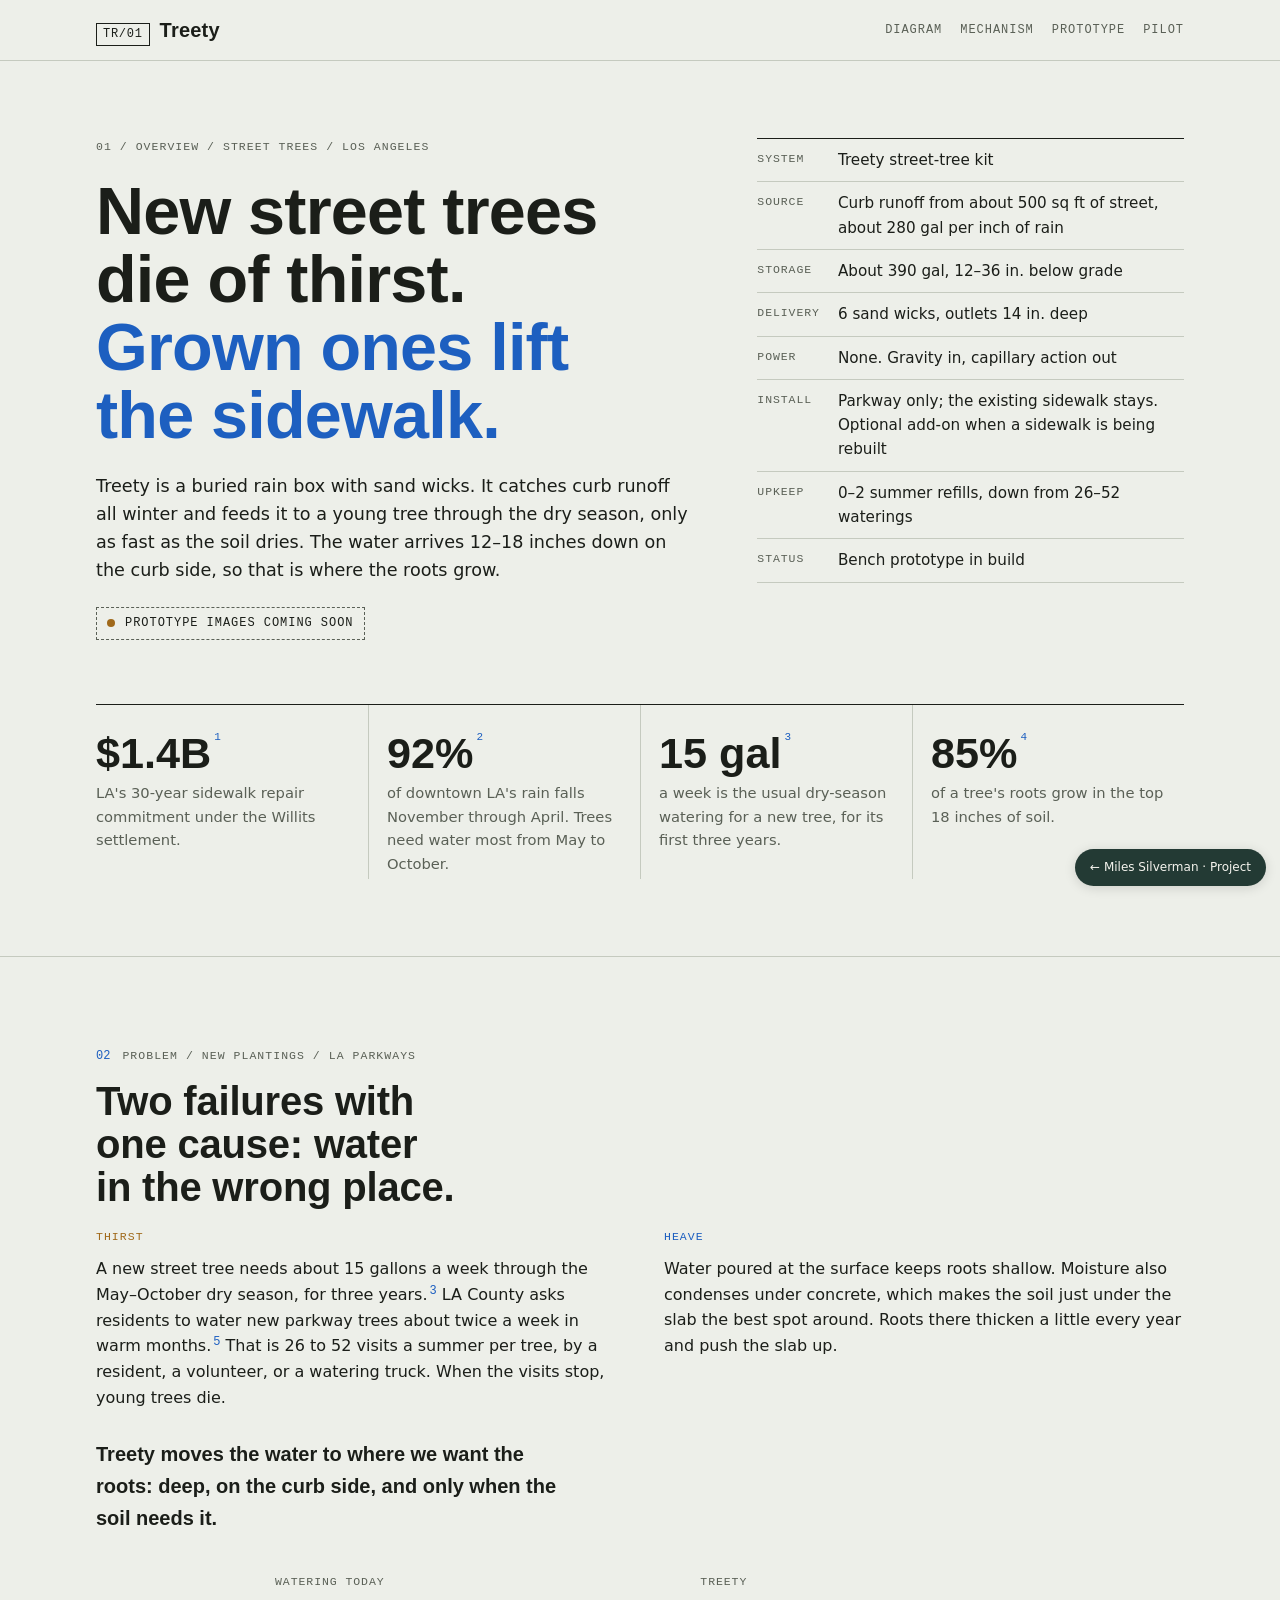
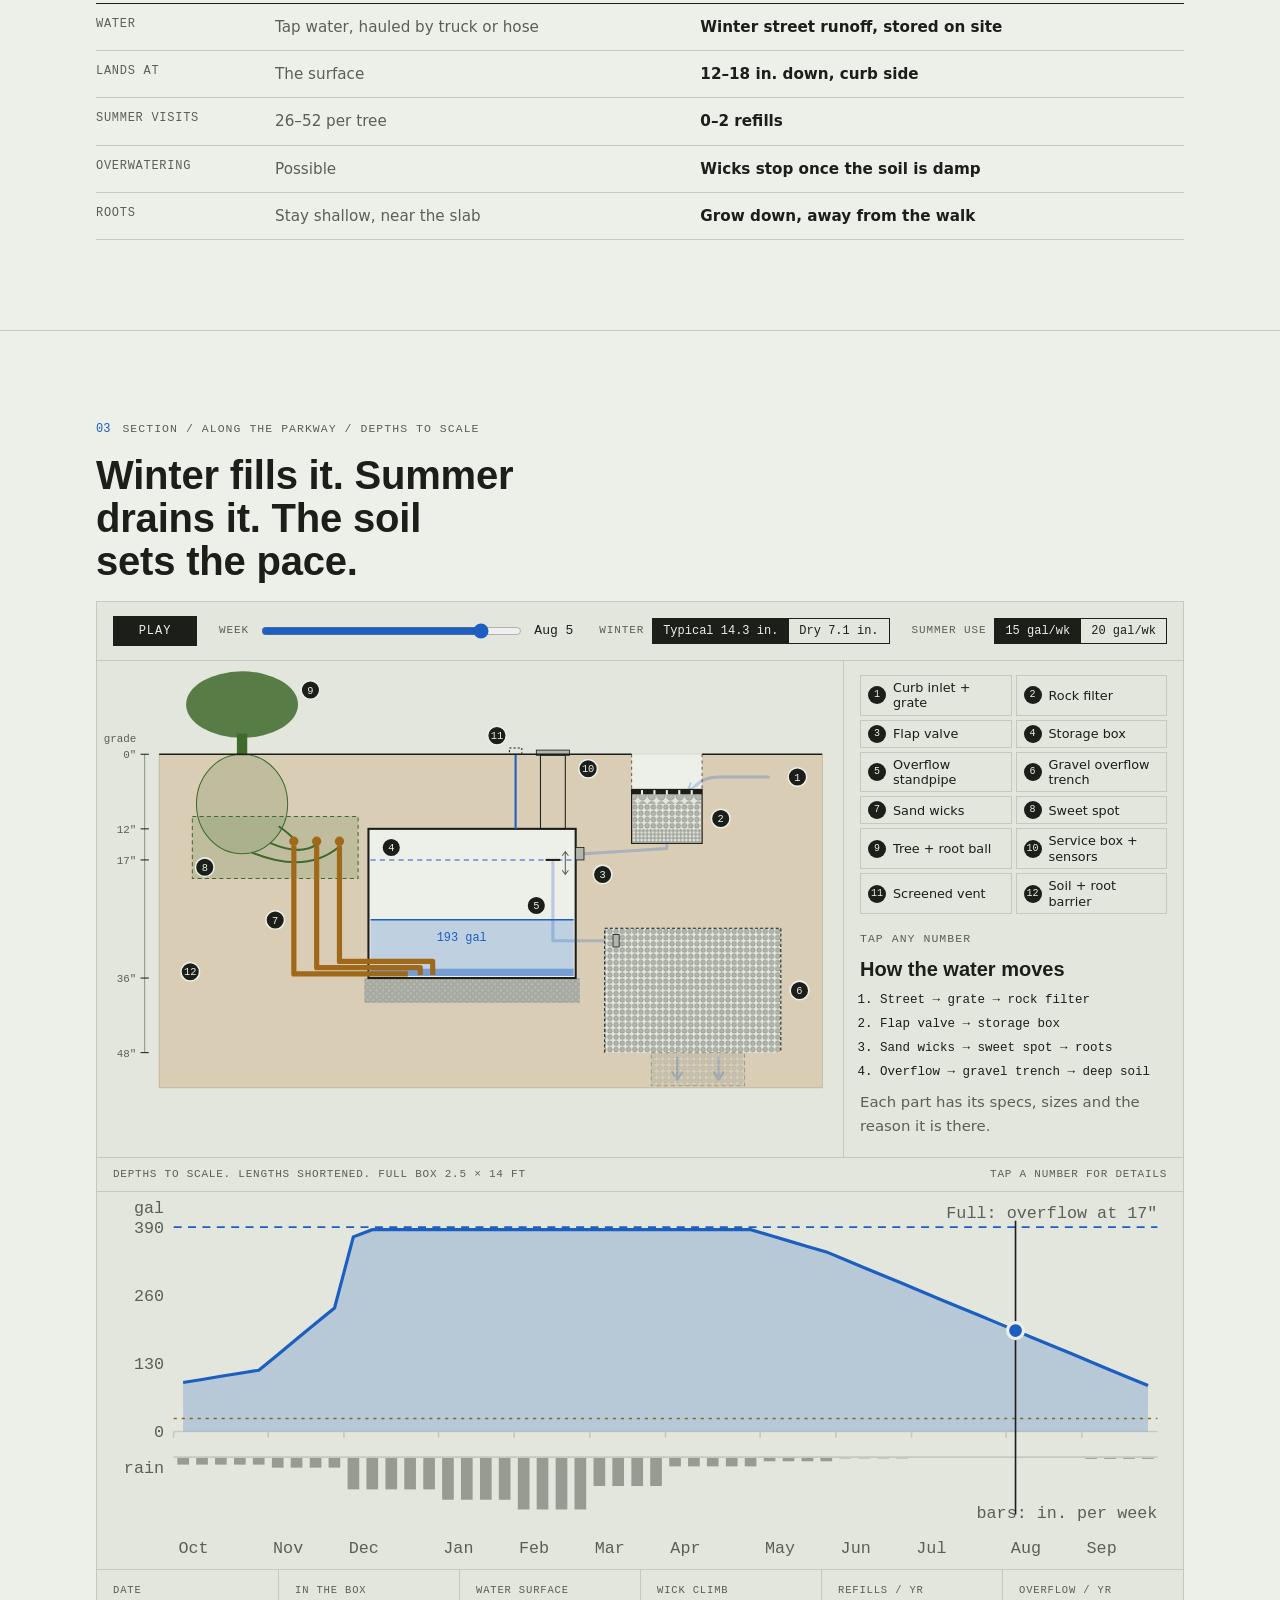
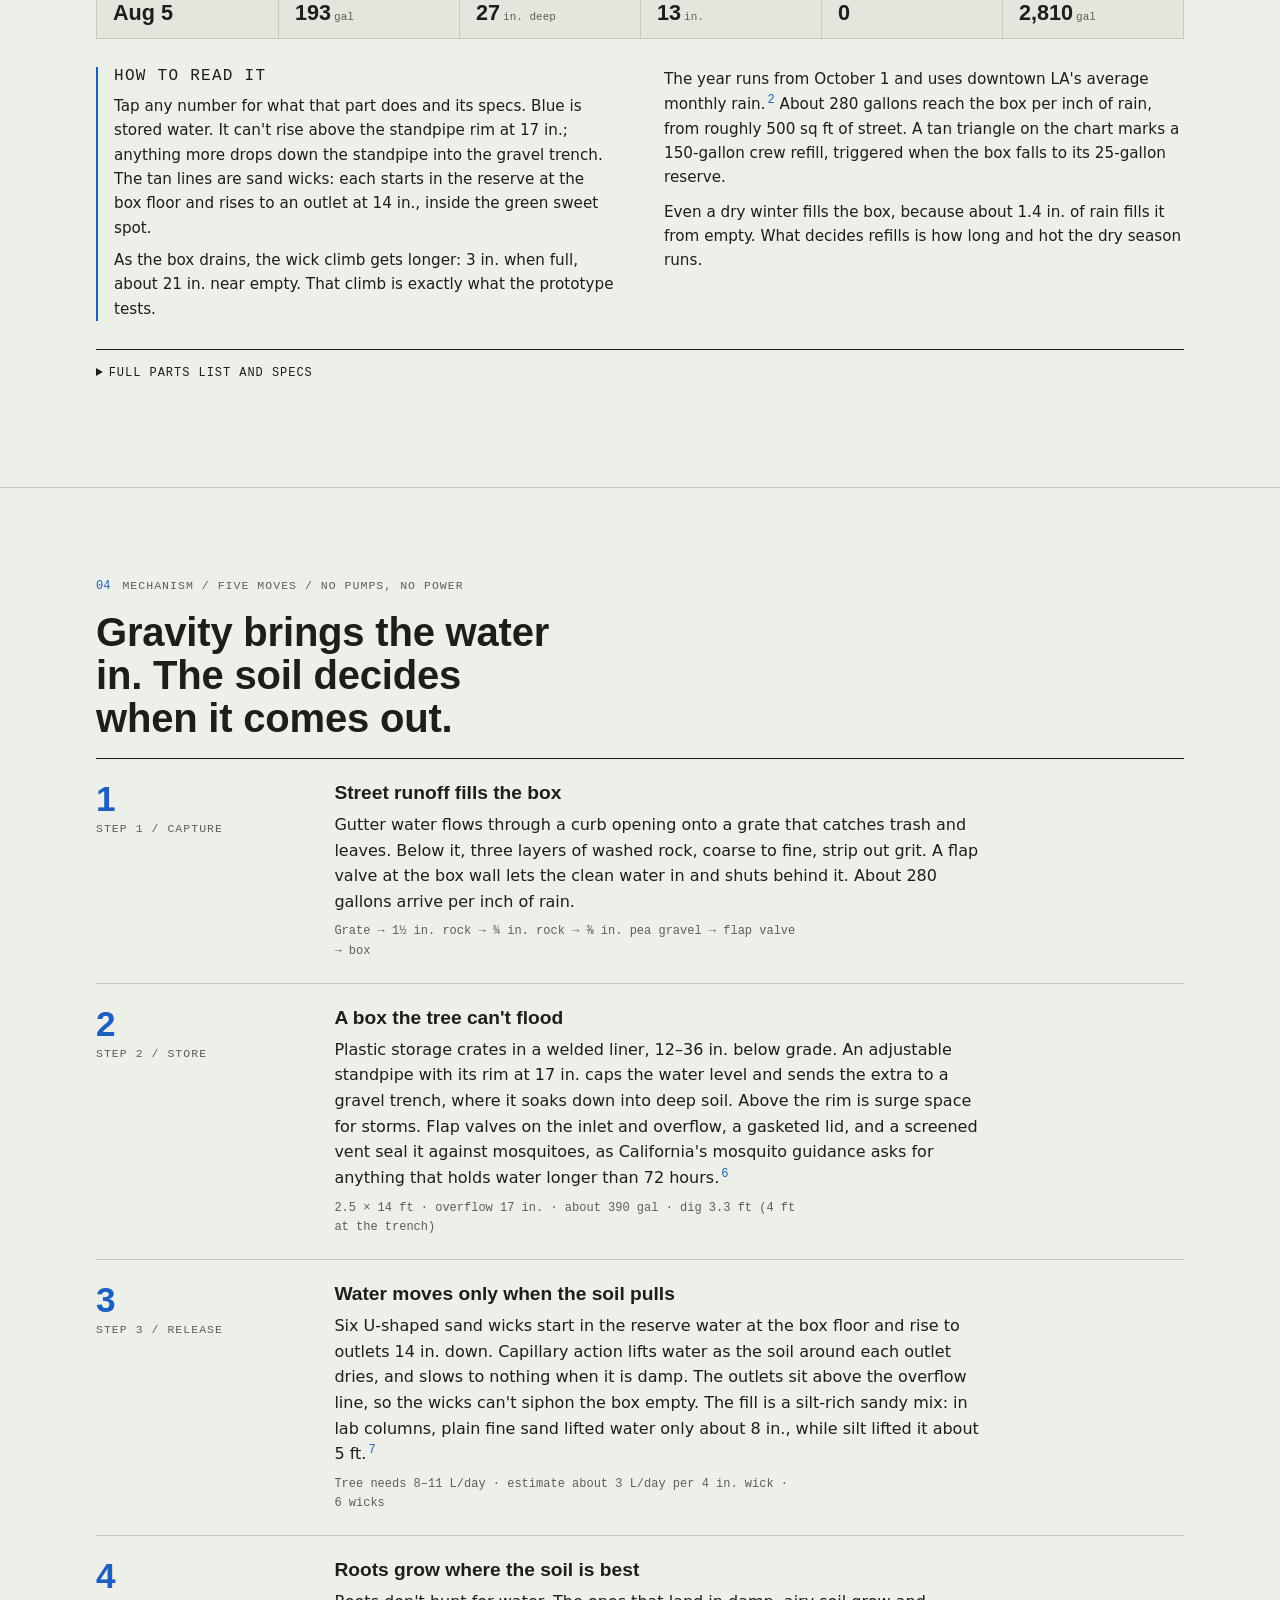
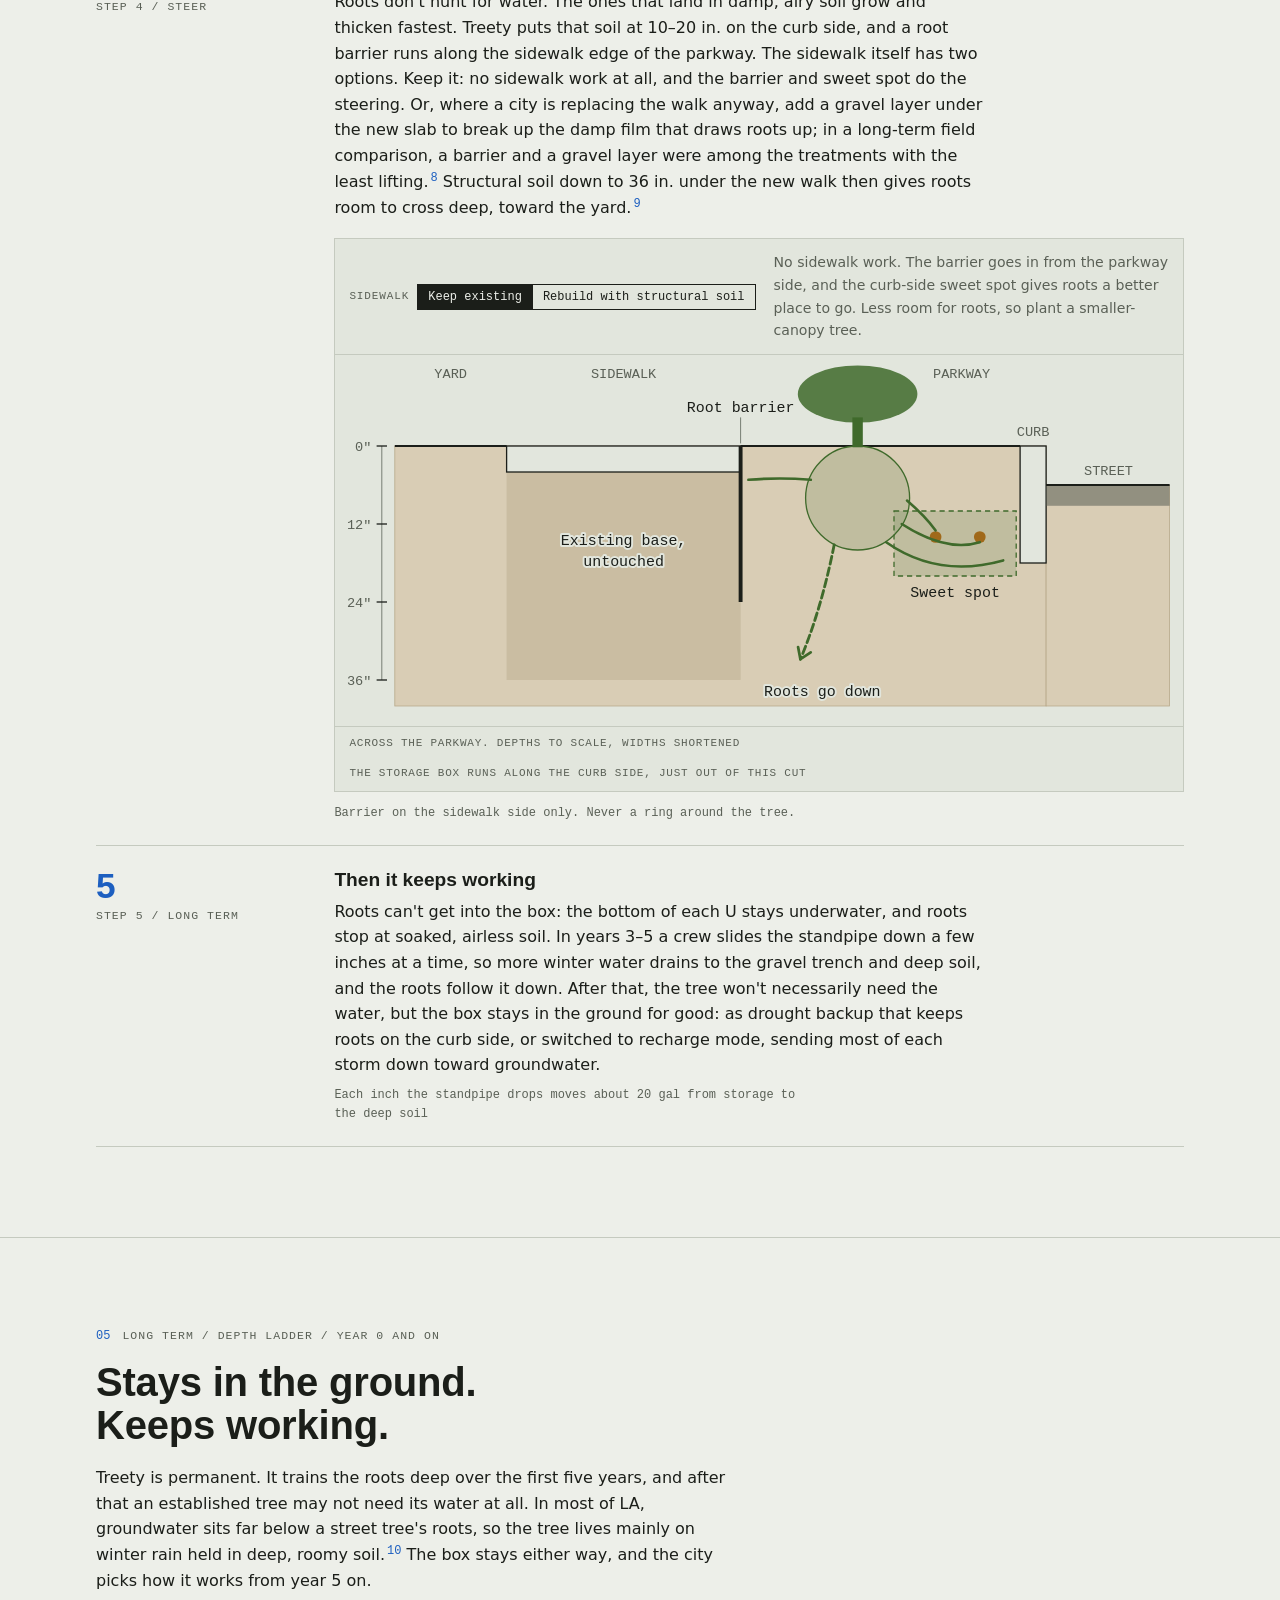
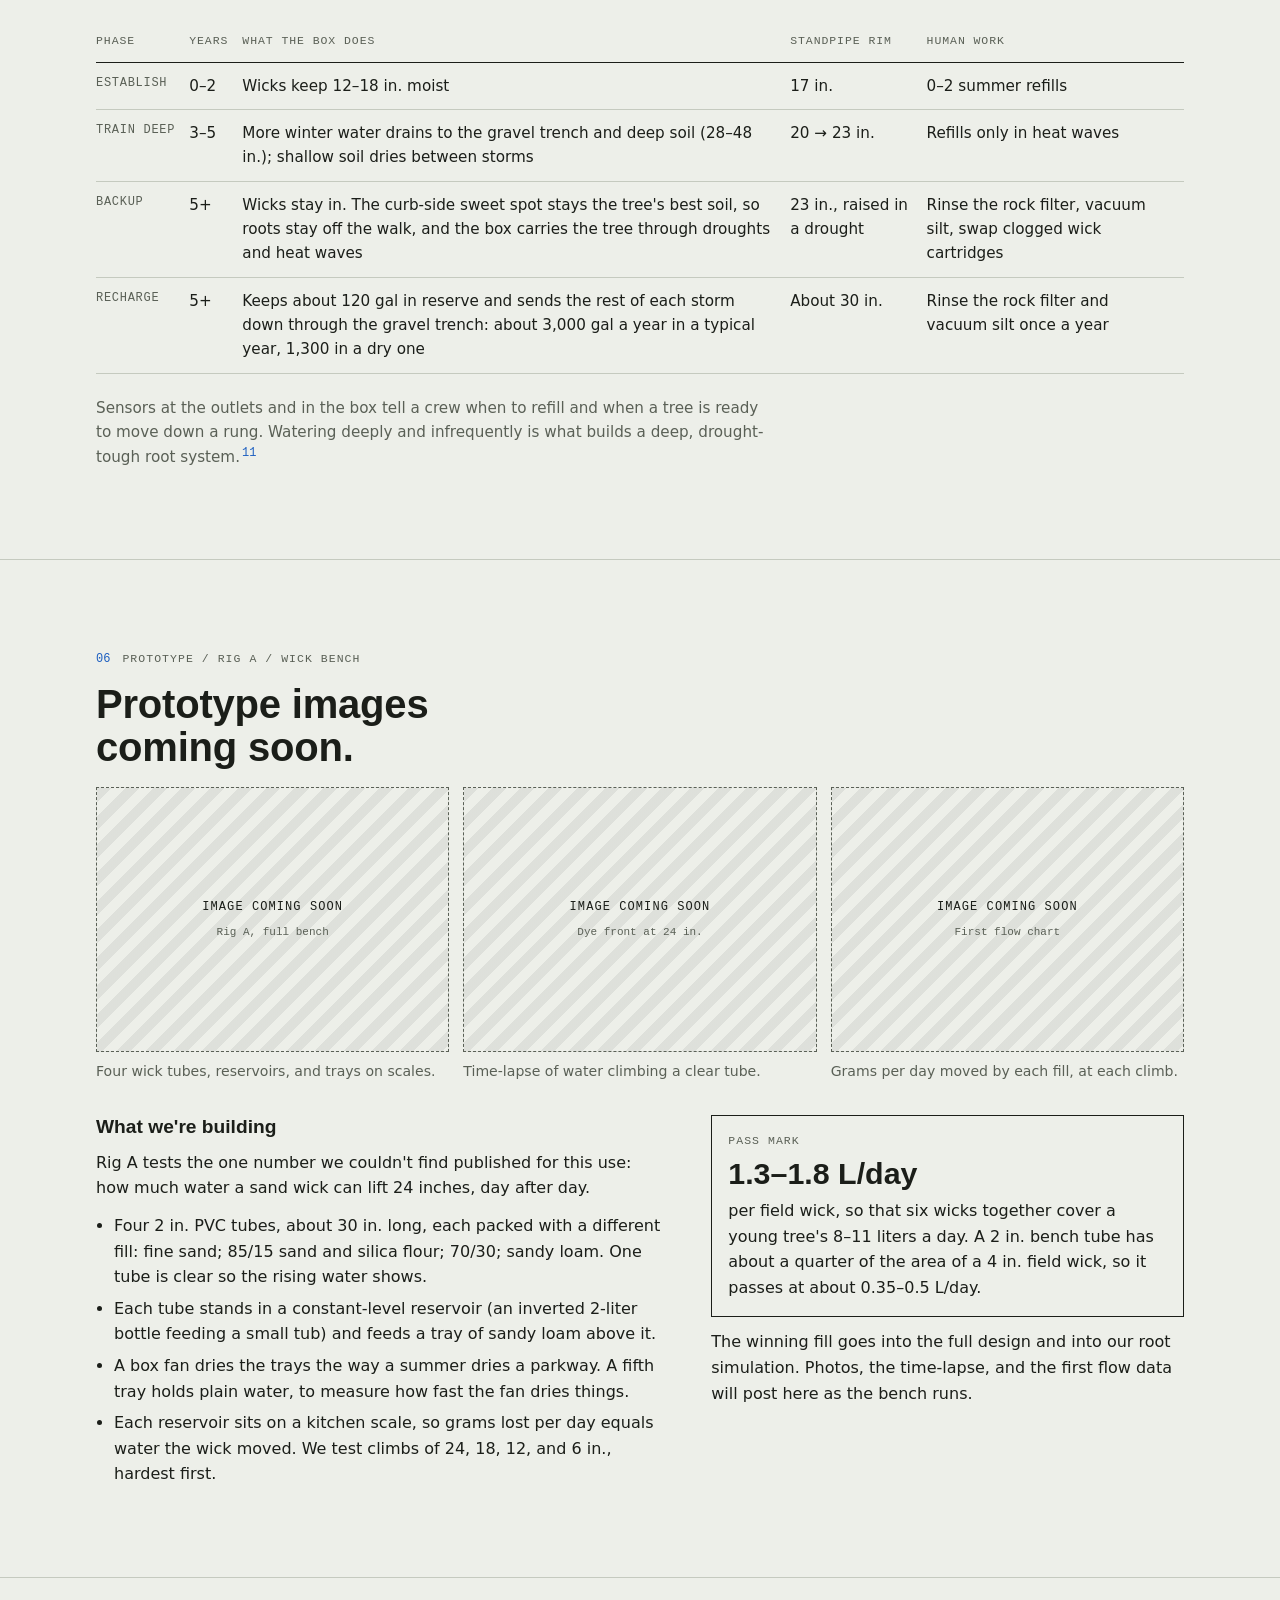
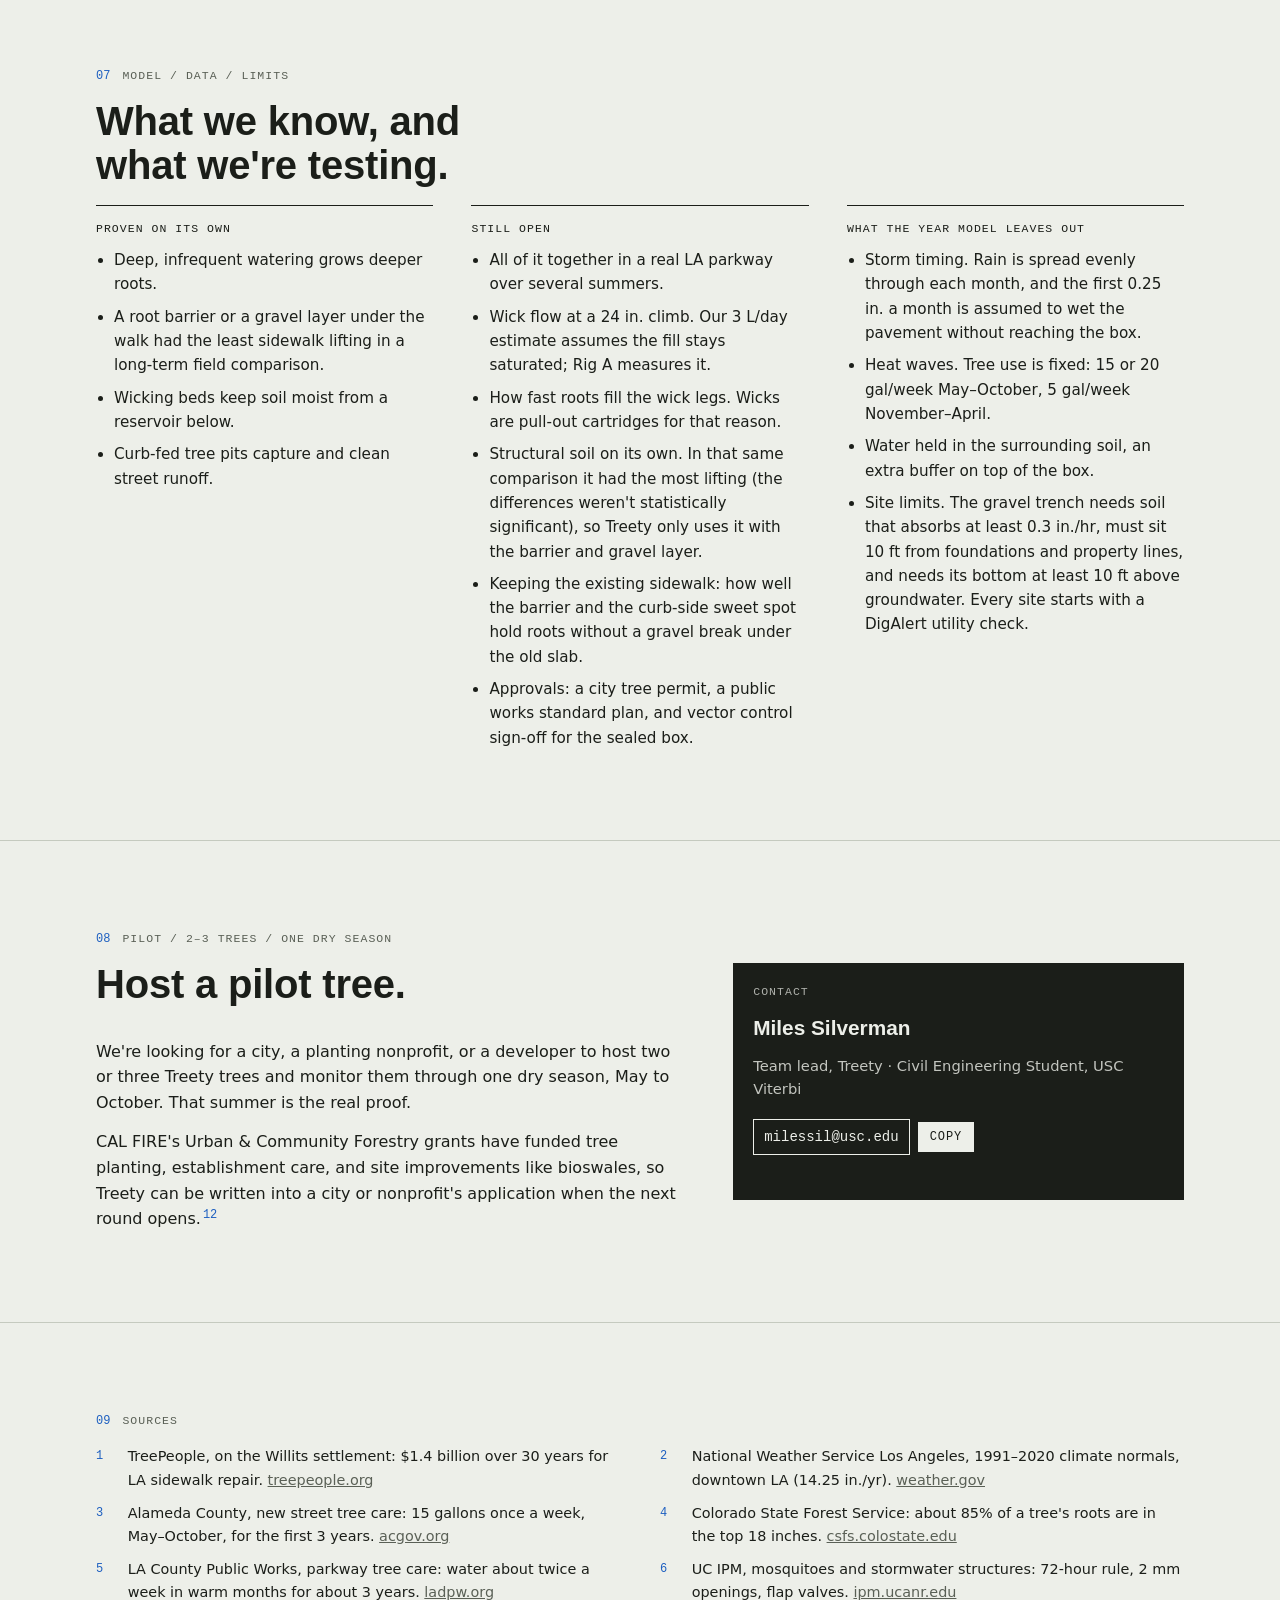
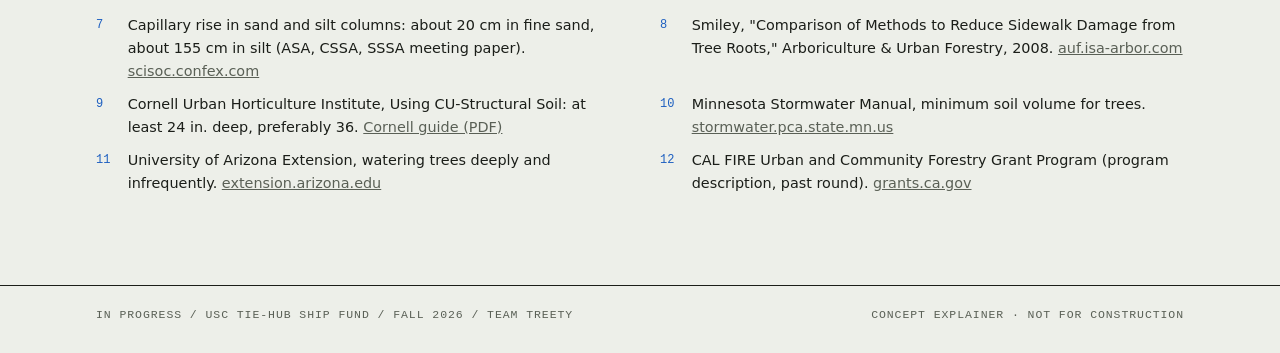
<file: apps/treety/index.html>
<!doctype html><html><head><script>
(function(){
  var query=new URLSearchParams(location.search);
  var fromName=(window.name||'').split(':');
  var config=window.MILES_EMBED||{};
  config.kind='treety';
  config.mode=config.mode||(fromName[0]==='miles'&&fromName[2])||query.get('embed')||'app';
  config.preview=config.mode==='preview';
  config.active=!config.preview;
  window.MILES_EMBED=config;
  document.documentElement.classList.add('portfolio-'+config.mode,'portfolio-'+config.kind);
  document.documentElement.setAttribute('data-theme','light');
})();
</script>
<style>/* All rules apply only inside the authored project iframe. */
html.portfolio-preview,html.portfolio-preview body{height:100%;width:100%;overflow:hidden!important;margin:0!important;padding:0!important;scroll-behavior:auto}
html.portfolio-preview body{pointer-events:none;user-select:none}
html.portfolio-preview.portfolio-paused *,html.portfolio-preview.portfolio-paused *:before,html.portfolio-preview.portfolio-paused *:after{animation-play-state:paused!important;transition:none!important}
html.portfolio-preview *,html.portfolio-preview *:before,html.portfolio-preview *:after{cursor:default!important}

/* The original StreetForge canvas and its original scene renderer. */
html.portfolio-preview.portfolio-streetforge{--topbar:0px;--projectbar:0px}
html.portfolio-preview.portfolio-streetforge body>:not(#canvas):not(#portfolio-sf-tour):not(script):not(style):not(link){display:none!important}
html.portfolio-preview.portfolio-streetforge #canvas{position:fixed!important;inset:62px 0 32px!important;width:100%!important;height:calc(100% - 94px)!important;outline:0}
#portfolio-sf-tour{position:fixed;inset:0;z-index:2100;pointer-events:none;font-family:Inter,system-ui,sans-serif;color:#e7edff;text-align:left}
#portfolio-sf-tour [hidden]{display:none!important}
.sf-tour-header{position:absolute;top:0;left:0;right:0;height:36px;display:flex;align-items:center;justify-content:space-between;gap:8px;padding:0 11px;background:#1d2230;border-bottom:1px solid #384053}
.sf-tour-header strong{font-size:12px;letter-spacing:-.35px;white-space:nowrap}.sf-tour-header strong>span{font-size:9px;font-weight:400;color:#9ba9c3;margin-left:4px}
.sf-tour-header>div{display:flex;align-items:center;gap:6px}.sf-tour-header button{background:#2b3448;border:1px solid #4a5b78;border-radius:4px;padding:4px 8px;color:#e5eeff;font-size:9px;line-height:1.3}
.sf-tour-badge{font-size:7px;letter-spacing:.1em;color:#92a9ce;margin-left:3px}
.sf-tour-project{position:absolute;top:36px;left:0;right:0;height:26px;display:flex;gap:8px;align-items:center;padding:0 12px;background:#191e29;border-bottom:1px solid #30384b}
.sf-tour-project>span{font-size:7px;letter-spacing:.12em;color:#8694af}.sf-tour-project>button{padding:0;border:0;background:none;color:#d4e1f8;font-size:10px;line-height:1.4}
.sf-tour-dialog{position:absolute;top:50%;left:50%;transform:translate(-50%,-50%);display:flex;flex-direction:column;gap:7px;width:min(344px,calc(100% - 32px));padding:12px;border:1px solid #547fb9;background:#222a3a;border-radius:9px;box-shadow:0 9px 32px #0007}
.sf-tour-dialog>strong{font-size:12px;font-weight:600;line-height:1.4;color:#f0f4ff}
#portfolio-sf-tour #descText{display:block;width:100%;height:48px!important;min-height:0!important;max-height:48px;resize:none;overflow:hidden;box-sizing:border-box;font:10px/15px Inter,system-ui,sans-serif;background:#131a27;color:#e5efff;padding:6px 8px;margin:0;border:1px solid #607ca9;border-radius:5px;caret-color:#99c6ff}
#portfolio-sf-tour #descCanvas{display:block;width:100%;height:52px!important;min-height:0;margin:0;border:0;border-radius:4px}
.sf-tour-place{display:flex;justify-content:flex-end}
#portfolio-sf-tour #descPlace,.sf-tour-name>button{border:1px solid #99beff;background:#92baff;color:#111d31;font:600 10px/1.3 Inter,system-ui,sans-serif;border-radius:5px;padding:6px 11px;min-height:27px;margin:0;float:none}
.sf-tour-add{position:absolute;left:12px;top:74px;width:180px;padding:10px;border:1px solid #536788;border-radius:8px;background:#222a3a;box-shadow:0 9px 25px #0005;display:flex;flex-direction:column;gap:7px}
.sf-tour-add>span{font-size:8px;letter-spacing:.1em;color:#acbdd7;margin-bottom:2px}.sf-tour-add>button{display:flex;align-items:center;gap:9px;border:1px solid #445572;border-radius:5px;padding:8px;background:#2b3549;color:#e4edff;font:11px/1.4 Inter,system-ui,sans-serif;text-align:left}.sf-tour-add>button>span{font-size:17px;color:#a8d8b0}.sf-tour-add>button.chosen{border-color:#8ec1ff;background:#334c6b}
.sf-tour-name input{display:block;width:100%;padding:8px;background:#131a27;border:1px solid #789bc9;border-radius:5px;color:#e5efff;font:12px/1.4 Inter,system-ui,sans-serif}
.sf-tour-name>button{align-self:flex-end}
.sf-tour-footer{position:absolute;bottom:0;left:0;right:0;height:32px;display:flex;justify-content:space-between;align-items:center;gap:8px;padding:0 11px;border-top:1px solid #3b465b;background:#1c2330;color:#d3e5ff;font-size:9px;line-height:1.4}
.sf-tour-dots{display:flex;gap:4px;flex-shrink:0}.sf-tour-dots i{height:3px;width:11px;background:#45516a;border-radius:3px}.sf-tour-dots i.active{background:#91bbff}
.sf-tour-pointer{position:absolute;top:0;left:0;width:22px;height:27px;z-index:2200;will-change:transform;filter:drop-shadow(0 2px 2px #0005);transition:opacity .25s}.sf-tour-pointer svg{height:27px;width:22px;display:block;overflow:visible}.sf-tour-click{position:absolute;top:-10px;left:-10px;width:24px;height:24px;border:2px solid #b9d4ff;border-radius:50%;opacity:0}.sf-tour-pointer.is-clicking .sf-tour-click{animation:sf-tour-click .44s ease-out}
@keyframes sf-tour-click{0%{opacity:1;transform:scale(.25)}100%{opacity:0;transform:scale(1.5)}}
@media(max-width:330px){.sf-tour-header{padding-inline:8px}.sf-tour-header button{padding:4px 6px;font-size:8px}.sf-tour-dialog{padding:10px;gap:6px}.sf-tour-badge{font-size:6px}.sf-tour-footer{font-size:8px;padding-inline:8px}.sf-tour-dots i{width:8px}}

/* Show the authored Treety long section in preview and diagram modes. */
html.portfolio-preview.portfolio-treety body>header,html.portfolio-preview.portfolio-treety body>footer,
html.portfolio-diagram.portfolio-treety body>header,html.portfolio-diagram.portfolio-treety body>footer{display:none!important}
html.portfolio-preview.portfolio-treety main>section:not(#section),html.portfolio-diagram.portfolio-treety main>section:not(#section){display:none!important}
html.portfolio-preview.portfolio-treety #section>.wrap,html.portfolio-diagram.portfolio-treety #section>.wrap{padding:0!important;max-width:none;margin:0}
html.portfolio-preview.portfolio-treety #section,html.portfolio-diagram.portfolio-treety #section{border:0}
html.portfolio-preview.portfolio-treety #section>.wrap>.sec-head,html.portfolio-preview.portfolio-treety #section>.wrap>h2,
html.portfolio-diagram.portfolio-treety #section>.wrap>.sec-head,html.portfolio-diagram.portfolio-treety #section>.wrap>h2,
html.portfolio-preview.portfolio-treety .sim-under,html.portfolio-diagram.portfolio-treety .sim-under,
html.portfolio-preview.portfolio-treety #section>.wrap>details{display:none!important}
html.portfolio-preview.portfolio-treety main,html.portfolio-preview.portfolio-treety #section,html.portfolio-preview.portfolio-treety #section>.wrap,
html.portfolio-preview.portfolio-treety .sim,html.portfolio-preview.portfolio-treety .xs-grid,html.portfolio-preview.portfolio-treety .xs-fig{height:100%;width:100%}
html.portfolio-preview.portfolio-treety .sim{border:0;margin:0;background:#e2e6dd;display:grid;place-items:center}
html.portfolio-preview.portfolio-treety .sim>:not(.xs-grid),html.portfolio-preview.portfolio-treety .xs-panel{display:none!important}
html.portfolio-preview.portfolio-treety .xs-grid{display:block!important;border:0}
html.portfolio-preview.portfolio-treety .xs-fig{display:grid;place-items:center;overflow:hidden!important;border:0}
html.portfolio-preview.portfolio-treety #xsec{width:100%!important;height:100%!important;min-width:0!important;max-height:100%;display:block}
html.portfolio-diagram.portfolio-treety #section>.wrap{padding:18px!important}
html.portfolio-diagram.portfolio-treety .sim{margin:0}
@media(max-width:650px){html.portfolio-diagram.portfolio-treety #section>.wrap{padding:8px!important}}

/* Electric Island uses its actual outage state machine and SVG schematic. */
html.portfolio-preview.portfolio-electric-island body>.wrap{height:100%;width:100%;max-width:none;padding:0;display:block}
html.portfolio-preview.portfolio-electric-island .wrap>:not(#run){display:none!important}
html.portfolio-preview.portfolio-electric-island #run{display:block;height:100%}
html.portfolio-preview.portfolio-electric-island #run>.sechead{display:none!important}
html.portfolio-preview.portfolio-electric-island .story{height:100%;border:0;border-radius:0;padding:7px;background:#e2e8e6;display:grid;place-items:center}
html.portfolio-preview.portfolio-electric-island .story>:not(.schem){display:none!important}
html.portfolio-preview.portfolio-electric-island .schem{width:100%;height:100%;overflow:hidden!important;display:grid;place-items:center}
html.portfolio-preview.portfolio-electric-island #node{min-width:0!important;width:100%!important;height:100%!important;display:block}
html.portfolio-app.portfolio-electric-island .topbar,html.portfolio-app.portfolio-electric-model .nav{display:none}
html.portfolio-diagram.portfolio-electric-island .wrap{max-width:none;padding:20px;gap:0}
html.portfolio-diagram.portfolio-electric-island .wrap>:not(#run){display:none!important}
html.portfolio-diagram.portfolio-electric-island #run>.sechead{display:none}
html.portfolio-preview.portfolio-electric-model .app{grid-template-columns:1fr;grid-template-rows:1fr;height:100%}
html.portfolio-preview.portfolio-electric-model .app>.top,html.portfolio-preview.portfolio-electric-model .panel,
html.portfolio-preview.portfolio-electric-model .views,html.portfolio-preview.portfolio-electric-model .titleblock{display:none!important}
html.portfolio-preview.portfolio-electric-model .stage{grid-column:1;grid-row:1;height:100%}

/* A direct workspace URL still offers a route back to Miles' portfolio. */
.portfolio-return{display:block;position:fixed;right:14px;bottom:14px;z-index:9999;font:12px/1.4 system-ui,sans-serif;background:#233a34;color:#f5f4ee;padding:10px 15px;text-decoration:none;border-radius:24px;box-shadow:0 2px 12px #0002}
.portfolio-return:focus-visible{outline:3px solid #b4432c;outline-offset:3px}
@media(prefers-reduced-motion:reduce){html.portfolio-preview *{animation:none!important;transition:none!important}}
</style>
<meta charset=utf8><meta name=viewport content="width=device-width,initial-scale=1,viewport-fit=cover"><style>:root{color-scheme:light;box-sizing:border-box;padding-top:env(safe-area-inset-top,0px);padding-bottom:env(safe-area-inset-bottom,0px)}html{scroll-padding-top:env(safe-area-inset-top,0px)}body{margin:0;padding:0;font:14px -apple-system,BlinkMacSystemFont,sans-serif;background:#fff;color:#000}img{max-width:100%}[hidden]:not([hidden=until-found i]){display:none!important}</style></head><body>
<title>Treety</title>
<meta name="claude:viewport-fit-sides" content="cover">



<style>
/* Layout: engineering explainer. Numbered sections down one column, a to-scale parkway section as the centerpiece, mono labels throughout. */
:root{
  --bg:#EDEFE9;
  --surface:#E2E6DD;
  --ink:#1B1E19;
  --muted:#5A6056;
  --rule:#C5CABF;
  --water:#1D5FC0;
  --water-soft:rgba(29,95,192,.22);
  --wick:#A0691A;
  --leaf:#3F6A2B;
  --leaf-soft:rgba(63,106,43,.16);
  --soil:#D9CDB5;
  --soil-line:#B7A889;
  --stone:#B3B6AD;
  --hatch:rgba(27,30,25,.07);
  --f-display:"Archivo","Arial Narrow",Arial,sans-serif;
  --f-body:"Public Sans",system-ui,-apple-system,"Segoe UI",Roboto,sans-serif;
  --f-mono:"IBM Plex Mono",ui-monospace,SFMono-Regular,Menlo,Consolas,monospace;
}
@media (prefers-color-scheme:dark){
  :root:not([data-theme="light"]){
    --bg:#121510;--surface:#1B1F19;--ink:#E4E8DF;--muted:#9AA194;--rule:#2F342C;
    --water:#5C9CF2;--water-soft:rgba(92,156,242,.28);--wick:#D7A14B;--leaf:#86B868;--leaf-soft:rgba(134,184,104,.18);
    --soil:#3A3327;--soil-line:#5A4F3C;--stone:#4D5149;--hatch:rgba(228,232,223,.06);
    color-scheme:dark;
  }
}
:root[data-theme="dark"]{
  --bg:#121510;--surface:#1B1F19;--ink:#E4E8DF;--muted:#9AA194;--rule:#2F342C;
  --water:#5C9CF2;--water-soft:rgba(92,156,242,.28);--wick:#D7A14B;--leaf:#86B868;--leaf-soft:rgba(134,184,104,.18);
  --soil:#3A3327;--soil-line:#5A4F3C;--stone:#4D5149;--hatch:rgba(228,232,223,.06);
  color-scheme:dark;
}
*{box-sizing:border-box}
body{background:var(--bg);color:var(--ink);font-family:var(--f-body);font-size:16px;line-height:1.6;-webkit-font-smoothing:antialiased}
a{color:inherit}
a:focus-visible,button:focus-visible,input:focus-visible{outline:2px solid var(--water);outline-offset:2px}
.wrap{max-width:1120px;margin:0 auto;padding-left:max(16px,env(safe-area-inset-left,0px));padding-right:max(16px,env(safe-area-inset-right,0px))}
.mono{font-family:var(--f-mono)}
p{margin:0}
.measure{max-width:64ch}

/* header */
.top{border-bottom:1px solid var(--rule)}
.top-in{display:flex;align-items:center;justify-content:space-between;gap:16px;flex-wrap:wrap;padding-block:14px}
.brand{display:flex;align-items:baseline;gap:10px;text-decoration:none}
.brand-code{font-family:var(--f-mono);font-size:12px;letter-spacing:.06em;border:1px solid var(--ink);padding:1px 6px}
.brand-name{font-family:var(--f-display);font-stretch:112%;font-weight:800;font-size:20px;letter-spacing:.01em}
.top nav{display:flex;gap:18px;flex-wrap:wrap}
.top nav a{font-family:var(--f-mono);font-size:12px;text-transform:uppercase;letter-spacing:.08em;text-decoration:none;color:var(--muted)}
.top nav a:hover{color:var(--ink)}

/* type */
.eyebrow{font-family:var(--f-mono);font-size:11.5px;text-transform:uppercase;letter-spacing:.09em;color:var(--muted)}
.sec-head{display:flex;gap:12px;align-items:baseline;flex-wrap:wrap;margin-bottom:14px}
.num{font-family:var(--f-mono);font-size:12px;color:var(--water);font-weight:500}
h1,h2,h3{font-family:var(--f-display);text-wrap:balance;margin:0}
h1{font-stretch:112%;font-weight:800;font-size:clamp(2.1rem,5.2vw,4.3rem);line-height:1.02;letter-spacing:-.012em}
h1 span{display:block}
h1 .h1-b{color:var(--water)}
h2{font-stretch:106%;font-weight:760;font-size:clamp(1.55rem,3.2vw,2.5rem);line-height:1.08;letter-spacing:-.005em;max-width:24ch;margin-bottom:18px}
h3{font-stretch:104%;font-weight:700;font-size:1.2rem;line-height:1.2}

/* sections */
.sec{border-top:1px solid var(--rule)}
.sec>.wrap{padding-block:clamp(48px,7vw,92px)}

/* hero */
.hero>.wrap{padding-block:clamp(36px,6vw,80px)}
.hero-grid{display:grid;grid-template-columns:minmax(0,1.4fr) minmax(0,1fr);gap:clamp(28px,5vw,64px);align-items:start}
.hero-main{display:flex;flex-direction:column;gap:22px;min-width:0}
.lede{font-size:1.1rem;max-width:56ch}
.soon{display:inline-flex;align-items:center;gap:10px;align-self:flex-start;font-family:var(--f-mono);font-size:12px;text-transform:uppercase;letter-spacing:.08em;border:1px dashed var(--muted);padding:6px 10px}
.soon i{width:8px;height:8px;border-radius:50%;background:var(--wick);display:inline-block}
.spec{margin:0;display:grid;grid-template-columns:auto minmax(0,1fr);border-top:1px solid var(--ink);min-width:0}
.spec dt,.spec dd{margin:0;padding:9px 0;border-bottom:1px solid var(--rule)}
.spec dt{font-family:var(--f-mono);font-size:11.5px;text-transform:uppercase;letter-spacing:.08em;color:var(--muted);padding-right:18px;padding-top:11px}
.spec dd{font-size:.95rem}
.stats{display:grid;grid-template-columns:repeat(4,minmax(0,1fr));gap:0;margin-top:clamp(36px,5vw,64px);border-top:1px solid var(--ink)}
.stat{padding:18px 18px 4px 0;display:flex;flex-direction:column;gap:6px;min-width:0}
.stat+.stat{padding-left:18px;border-left:1px solid var(--rule)}
.stat-n{font-family:var(--f-display);font-stretch:110%;font-weight:800;font-size:clamp(1.9rem,3.6vw,2.7rem);line-height:1;font-variant-numeric:tabular-nums}
.stat-n sup a{font-family:var(--f-mono);font-size:11px;font-weight:500;color:var(--water);text-decoration:none;margin-left:3px;vertical-align:super}
.stat p{font-size:.92rem;color:var(--muted)}

/* problem */
.two{display:grid;grid-template-columns:repeat(2,minmax(0,1fr));gap:clamp(20px,4vw,48px);margin-top:8px}
.two>div{display:flex;flex-direction:column;gap:10px;min-width:0}
.tag{font-family:var(--f-mono);font-size:11.5px;text-transform:uppercase;letter-spacing:.09em}
.tag.thirst{color:var(--wick)}
.tag.heave{color:var(--water)}
.punch{margin-top:28px;font-family:var(--f-display);font-stretch:104%;font-weight:650;font-size:1.25rem;max-width:44ch}
.tbl-scroll{overflow-x:auto;margin-top:28px;-webkit-overflow-scrolling:touch}
table{border-collapse:collapse;width:100%;min-width:560px;font-size:.95rem}
th,td{text-align:left;padding:11px 14px 11px 0;border-bottom:1px solid var(--rule);vertical-align:top}
thead th{font-family:var(--f-mono);font-size:11.5px;font-weight:500;text-transform:uppercase;letter-spacing:.08em;color:var(--muted);border-bottom:1px solid var(--ink)}
tbody th{font-family:var(--f-mono);font-size:12px;font-weight:500;color:var(--muted);text-transform:uppercase;letter-spacing:.06em;white-space:nowrap}
td.us{color:var(--ink);font-weight:600}
td.them{color:var(--muted)}

/* section / sim */
.sim{border:1px solid var(--rule);background:var(--surface);margin-top:8px}
.sim-bar{display:flex;flex-wrap:wrap;gap:14px 22px;align-items:center;padding:14px 16px;border-bottom:1px solid var(--rule)}
.btn{font-family:var(--f-mono);font-size:12px;text-transform:uppercase;letter-spacing:.08em;background:var(--ink);color:var(--bg);border:0;padding:8px 14px;cursor:pointer;min-width:84px}
.btn:hover{background:var(--water)}
.scrub{display:flex;align-items:center;gap:10px;flex:1 1 220px;min-width:0}
.scrub input{flex:1;min-width:0;accent-color:var(--water)}
.scrub output{font-family:var(--f-mono);font-size:13px;min-width:5.5ch;font-variant-numeric:tabular-nums}
.seg{display:flex;align-items:center;gap:8px;flex-wrap:wrap}
.seg-l{font-family:var(--f-mono);font-size:11px;text-transform:uppercase;letter-spacing:.08em;color:var(--muted)}
.seg-b{display:inline-flex;border:1px solid var(--ink)}
.seg-b button{font-family:var(--f-mono);font-size:12px;background:transparent;color:var(--ink);border:0;padding:5px 10px;cursor:pointer}
.seg-b button+button{border-left:1px solid var(--ink)}
.seg-b button[aria-pressed="true"]{background:var(--ink);color:var(--bg)}
.fig-scroll{overflow-x:auto;-webkit-overflow-scrolling:touch}
.fig-scroll svg{display:block;width:100%;min-width:620px;height:auto}
.fig-cap{display:flex;justify-content:space-between;gap:12px;flex-wrap:wrap;padding:8px 16px;border-top:1px solid var(--rule);font-family:var(--f-mono);font-size:11px;color:var(--muted);text-transform:uppercase;letter-spacing:.07em}
.readouts{display:grid;grid-template-columns:repeat(6,minmax(0,1fr));border-top:1px solid var(--rule)}
.ro{padding:12px 16px;display:flex;flex-direction:column;gap:2px;min-width:0}
.ro+.ro{border-left:1px solid var(--rule)}
.ro span{font-family:var(--f-mono);font-size:10.5px;text-transform:uppercase;letter-spacing:.08em;color:var(--muted)}
.ro b{font-family:var(--f-display);font-stretch:108%;font-weight:750;font-size:1.35rem;font-variant-numeric:tabular-nums;line-height:1.15}
.ro b small{font-family:var(--f-mono);font-size:11px;font-weight:400;color:var(--muted);margin-left:3px}
.sim-under{display:grid;grid-template-columns:minmax(0,1fr) minmax(0,1fr);gap:clamp(20px,4vw,48px);margin-top:28px}
.howto{border-left:2px solid var(--water);padding-left:16px;display:flex;flex-direction:column;gap:8px}
.howto h3{font-size:1rem;font-family:var(--f-mono);font-weight:500;text-transform:uppercase;letter-spacing:.08em}
.howto p,.sim-under p{font-size:.95rem}

/* svg styling */
.x-soil{fill:var(--soil);stroke:var(--soil-line);stroke-width:.6}
.x-sweet{fill:var(--leaf-soft);stroke:var(--leaf);stroke-width:1;stroke-dasharray:4 3}
.x-boxfill{fill:var(--bg)}
.x-boxwall{fill:none;stroke:var(--ink);stroke-width:2}
.x-grid{stroke:var(--muted);stroke-width:.6;opacity:.45}
.x-water{fill:var(--water-soft)}
.x-wline{stroke:var(--water);stroke-width:1.6}
.x-ofline{stroke:var(--water);stroke-width:1;stroke-dasharray:5 4}
.x-gravel{fill:var(--stone)}
.x-pipe{fill:none;stroke:var(--water);stroke-width:3;stroke-linejoin:round;stroke-linecap:round}
.x-thin{fill:none;stroke:var(--ink);stroke-width:1}
.x-part{fill:var(--stone);stroke:var(--ink);stroke-width:.8}
.x-wick{fill:none;stroke:var(--wick);stroke-width:5;stroke-linejoin:round}
.x-wickend{fill:var(--wick)}
.x-canopy{fill:var(--leaf);opacity:.85}
.x-trunk{fill:var(--leaf)}
.x-ball{fill:var(--leaf-soft);stroke:var(--leaf);stroke-width:1}
.x-root{fill:none;stroke:var(--leaf);stroke-width:2;stroke-linecap:round}
.x-grade{stroke:var(--ink);stroke-width:1.5}
.x-t{fill:var(--ink);font-family:var(--f-mono);font-size:11.5px}
.x-tm{fill:var(--muted);font-family:var(--f-mono);font-size:10.5px}
.x-tw{fill:var(--water);font-family:var(--f-mono);font-size:11.5px;font-weight:500}
.x-lead{stroke:var(--muted);stroke-width:.6}
.x-dot{fill:var(--ink)}
.x-flow{opacity:.25;transition:opacity .25s}
.x-head{fill:none;stroke:var(--water);stroke-width:1.6;stroke-linecap:round;stroke-linejoin:round}
.x-vent{stroke:var(--water);stroke-width:2;fill:none}
.fn{font-family:var(--f-mono);color:var(--water);text-decoration:none;font-size:12px;vertical-align:super;margin-left:2px}
.x-flow.on{opacity:1}
.x-pit{fill:var(--stone);stroke:var(--ink);stroke-width:.8}
.c-area{fill:var(--water-soft)}
.c-line{fill:none;stroke:var(--water);stroke-width:2}
.c-rain{fill:var(--muted);opacity:.55}
.c-axis{stroke:var(--rule);stroke-width:1}
.c-cap{stroke:var(--water);stroke-width:1;stroke-dasharray:5 4}
.c-res{stroke:var(--wick);stroke-width:1;stroke-dasharray:2 3}
.c-cursor{stroke:var(--ink);stroke-width:1}
.c-dot{fill:var(--water);stroke:var(--bg);stroke-width:2}
.c-refill{fill:var(--wick)}
.c-hit{fill:transparent;cursor:ew-resize}
@media (prefers-reduced-motion:no-preference){
  .x-flow.on .x-pipe{stroke-dasharray:6 5;animation:flow .6s linear infinite}
  @keyframes flow{to{stroke-dashoffset:-11}}
}


/* diagram parts + panel */
.xs-grid{display:grid;grid-template-columns:minmax(0,1fr) 340px}
.xs-fig svg{min-width:600px}
.xs-panel{border-left:1px solid var(--rule);padding:14px 16px 18px;display:flex;flex-direction:column;gap:16px;min-width:0}
.chips{display:grid;grid-template-columns:repeat(2,minmax(0,1fr));gap:4px}
.chip{display:flex;gap:7px;align-items:center;text-align:left;font-family:var(--f-body);font-size:.8rem;line-height:1.2;background:transparent;border:1px solid var(--rule);color:var(--ink);padding:4px 7px;cursor:pointer;min-width:0}
.chip span{min-width:0}
.chip i{font-style:normal;font-family:var(--f-mono);font-size:10px;width:18px;height:18px;border-radius:50%;background:var(--ink);color:var(--bg);display:inline-flex;align-items:center;justify-content:center;flex:none}
.chip:hover{border-color:var(--muted)}
.chip[aria-pressed="true"]{border-color:var(--water)}
.chip[aria-pressed="true"] i{background:var(--water)}
.detail{display:flex;flex-direction:column;gap:9px;min-width:0}
.detail h3{font-size:1.25rem}
.detail p{font-size:.93rem}
.detail .muted{color:var(--muted)}
.detail .note{font-size:.88rem;border-left:2px solid var(--wick);padding-left:10px;color:var(--muted)}
.flow{margin:0;padding-left:20px;display:flex;flex-direction:column;gap:4px;font-family:var(--f-mono);font-size:12.5px}
.specl{margin:0;padding-left:16px;display:flex;flex-direction:column;gap:5px;font-family:var(--f-mono);font-size:11.5px;line-height:1.5}
.clear{align-self:flex-start;font-family:var(--f-mono);font-size:11px;text-transform:uppercase;letter-spacing:.08em;background:transparent;color:var(--ink);border:1px solid var(--ink);padding:5px 10px;cursor:pointer}
.clear:hover{border-color:var(--water);color:var(--water)}
.specs{margin-top:28px;border-top:1px solid var(--ink)}
.specs summary{cursor:pointer;padding:14px 0;font-family:var(--f-mono);font-size:12px;text-transform:uppercase;letter-spacing:.08em}
.specs summary:hover{color:var(--water)}
.specs .tbl-scroll{margin-top:4px}
.specs table{min-width:720px}
.specs td.dep{font-size:11.5px;color:var(--muted);white-space:normal;min-width:120px}
.specs th.pname{white-space:normal;font-family:var(--f-body);text-transform:none;letter-spacing:0;font-size:.92rem;color:var(--ink);font-weight:600;min-width:140px}
.part{cursor:pointer;transition:opacity .2s}
#xsec.focus .part{opacity:.22}
#xsec.focus .part.is-sel{opacity:1}
.mk{cursor:pointer}
.mk circle{fill:var(--ink);stroke:var(--bg);stroke-width:1.5;transition:fill .15s}
.mk text{fill:var(--bg);font-family:var(--f-mono);font-size:10px;font-weight:500;pointer-events:none}
.mk:hover circle,.mk.is-sel circle{fill:var(--water)}
.mk:focus{outline:none}
.mk:focus-visible circle{stroke:var(--water);stroke-width:3}
.x-air{fill:var(--bg)}
.x-rock{fill:var(--stone);stroke:var(--muted);stroke-width:.35}
.x-gravelp{fill:url(#pMed);opacity:.8}
.x-trbg,.x-basinbg{fill:var(--surface)}
.x-trench{fill:url(#pMed)}
.x-fabric{fill:none;stroke:var(--ink);stroke-width:1;stroke-dasharray:3 2}
.x-deep{fill:url(#pMed);opacity:.45;stroke:var(--muted);stroke-width:1;stroke-dasharray:4 3}
.x-basin{fill:none;stroke:var(--ink);stroke-width:1.2}
.x-grate{fill:var(--ink)}
.x-slots{stroke:var(--bg);stroke-width:2;fill:none}
.x-curb{fill:none;stroke:var(--muted);stroke-width:1;stroke-dasharray:3 3}
.x-seal{fill:none;stroke:var(--water);stroke-width:7;opacity:.45;stroke-linecap:round}
.x-res{fill:var(--water);opacity:.45}
.x-riser{fill:none;stroke:var(--ink);stroke-width:1}
.x-cap{fill:none;stroke:var(--ink);stroke-width:1;stroke-dasharray:2 2}
.x-rim{stroke:var(--ink);stroke-width:2}
.x-adj{fill:none;stroke:var(--muted);stroke-width:1}
.x-hit{fill:none;stroke:transparent;stroke-width:14}
.x-hitbox{fill:transparent}
@media (max-width:1000px){
  .xs-grid{grid-template-columns:minmax(0,1fr)}
  .xs-panel{border-left:0;border-top:1px solid var(--rule)}
  .chips{grid-template-columns:repeat(3,minmax(0,1fr))}
}
@media (max-width:560px){
  .chips{grid-template-columns:repeat(2,minmax(0,1fr))}
}

/* across-the-parkway figure */
.xfig{margin:10px 0 4px;border:1px solid var(--rule);background:var(--surface)}
.xfig .fig-scroll svg{min-width:560px}
.xfig figcaption{display:flex;justify-content:space-between;gap:12px;flex-wrap:wrap;padding:8px 14px;border-top:1px solid var(--rule);font-family:var(--f-mono);font-size:11px;color:var(--muted);text-transform:uppercase;letter-spacing:.07em}
.x-slab{fill:var(--surface);stroke:var(--ink);stroke-width:1}
.x-ss{fill:var(--stone);opacity:.6}
.x-asph{fill:var(--muted);opacity:.55}
.x-barrier{stroke:var(--ink);stroke-width:3}
.x-rootdeep{fill:none;stroke:var(--leaf);stroke-width:2.2;stroke-dasharray:6 3;stroke-linecap:round}
.x-headr{fill:none;stroke:var(--leaf);stroke-width:1.6;stroke-linecap:round;stroke-linejoin:round}
.x-halo{paint-order:stroke;stroke:var(--surface);stroke-width:3px;stroke-linejoin:round}
.xfig-bar{display:flex;flex-wrap:wrap;gap:10px 18px;align-items:center;padding:12px 14px;border-bottom:1px solid var(--rule)}
.xfig-note{flex:1 1 260px;font-size:.88rem;color:var(--muted);min-width:0}
#across.keep .ac-rebuild{display:none}
#across:not(.keep) .ac-keep{display:none}
.x-comp{fill:var(--soil-line);opacity:.45}
.swipe{display:none}
@media (max-width:640px){.swipe{display:inline}}

/* mechanism */
.steps{list-style:none;margin:8px 0 0;padding:0;border-top:1px solid var(--ink)}
.steps li{display:grid;grid-template-columns:200px minmax(0,1fr);gap:clamp(16px,3vw,40px);padding:22px 0;border-bottom:1px solid var(--rule)}
.step-l{display:flex;flex-direction:column;gap:4px}
.step-n{font-family:var(--f-display);font-stretch:110%;font-weight:800;font-size:2.2rem;line-height:1;color:var(--water)}
.step-b{display:flex;flex-direction:column;gap:8px;min-width:0}
.step-b p{max-width:64ch}
.step-b .figs{font-family:var(--f-mono);font-size:12px;color:var(--muted)}

/* ladder */
.ladder-note{margin-top:22px;font-size:.95rem;color:var(--muted);max-width:70ch}

/* prototype */
.proto-grid{display:grid;grid-template-columns:repeat(3,minmax(0,1fr));gap:14px;margin-top:8px}
.ph{display:flex;flex-direction:column;gap:8px;margin:0;min-width:0}
.ph-frame{aspect-ratio:4/3;max-width:100%;border:1px dashed var(--muted);background:repeating-linear-gradient(135deg,var(--hatch) 0 10px,transparent 10px 20px);display:flex;align-items:center;justify-content:center;flex-direction:column;gap:6px;text-align:center;padding:12px}
.ph-frame b{font-family:var(--f-mono);font-size:12px;font-weight:500;text-transform:uppercase;letter-spacing:.09em}
.ph-frame span{font-family:var(--f-mono);font-size:11px;color:var(--muted)}
.ph figcaption{font-size:.88rem;color:var(--muted)}
.proto-text{display:grid;grid-template-columns:minmax(0,1.2fr) minmax(0,1fr);gap:clamp(20px,4vw,48px);margin-top:32px}
.proto-text>div{display:flex;flex-direction:column;gap:12px;min-width:0}
.plain{margin:0;padding-left:18px;display:flex;flex-direction:column;gap:6px}
.passbox{border:1px solid var(--ink);padding:16px;display:flex;flex-direction:column;gap:8px}
.passbox .big{font-family:var(--f-display);font-stretch:108%;font-weight:800;font-size:1.9rem;line-height:1.05;font-variant-numeric:tabular-nums}

/* limits */
.three{display:grid;grid-template-columns:repeat(3,minmax(0,1fr));gap:clamp(20px,3vw,40px);margin-top:8px}
.three>div{display:flex;flex-direction:column;gap:10px;min-width:0;border-top:1px solid var(--ink);padding-top:14px}
.three ul{margin:0;padding-left:18px;display:flex;flex-direction:column;gap:8px;font-size:.95rem}

/* pilot */
.pilot{display:grid;grid-template-columns:minmax(0,1.3fr) minmax(0,1fr);gap:clamp(24px,4vw,56px);align-items:start}
.pilot>div{display:flex;flex-direction:column;gap:14px;min-width:0}
.contact{background:var(--ink);color:var(--bg);padding:20px;display:flex;flex-direction:column;gap:10px}
.contact .eyebrow{color:inherit;opacity:.7}
.contact .who{font-family:var(--f-display);font-stretch:108%;font-weight:750;font-size:1.3rem;line-height:1.15}
.contact .role{font-size:.92rem;opacity:.8}
.mail{display:flex;gap:8px;align-items:center;flex-wrap:wrap;margin-top:4px}
.mail code{font-family:var(--f-mono);font-size:14px;user-select:all;border:1px solid currentColor;padding:6px 10px;overflow-wrap:anywhere}
.mail button{font-family:var(--f-mono);font-size:12px;text-transform:uppercase;letter-spacing:.08em;background:var(--bg);color:var(--ink);border:0;padding:8px 12px;cursor:pointer}
.mail-status{font-family:var(--f-mono);font-size:11px;opacity:.75;min-height:1em}

/* sources */
.src{margin:8px 0 0;padding:0;list-style:none;counter-reset:s;display:grid;grid-template-columns:repeat(2,minmax(0,1fr));gap:10px 40px}
.src li{counter-increment:s;display:grid;grid-template-columns:2.2em minmax(0,1fr);font-size:.9rem;min-width:0}
.src li::before{content:counter(s);font-family:var(--f-mono);font-size:12px;color:var(--water);padding-top:2px}
.src a{overflow-wrap:anywhere;color:var(--muted)}
.src a:hover{color:var(--ink)}

/* footer */
.foot{border-top:1px solid var(--ink)}
.foot-in{display:flex;justify-content:space-between;gap:12px;flex-wrap:wrap;padding-block:20px;font-family:var(--f-mono);font-size:11.5px;text-transform:uppercase;letter-spacing:.08em;color:var(--muted)}

/* responsive */
@media (max-width:900px){
  .hero-grid,.sim-under,.proto-text,.pilot{grid-template-columns:minmax(0,1fr)}
  .stats{grid-template-columns:repeat(2,minmax(0,1fr))}
  .stat:nth-child(3){padding-left:0;border-left:0}
  .stat:nth-child(n+3){border-top:1px solid var(--rule)}
  .readouts{grid-template-columns:repeat(3,minmax(0,1fr))}
  .ro:nth-child(4){border-left:0}
  .ro:nth-child(n+4){border-top:1px solid var(--rule)}
  .three{grid-template-columns:minmax(0,1fr)}
  .src{grid-template-columns:minmax(0,1fr)}
}
@media (max-width:640px){
  .two,.proto-grid{grid-template-columns:minmax(0,1fr)}
  .steps li{grid-template-columns:minmax(0,1fr);gap:10px}
  .step-l{flex-direction:row;align-items:baseline;gap:12px}
  .readouts{grid-template-columns:repeat(2,minmax(0,1fr))}
  .ro:nth-child(n){border-left:0;border-top:1px solid var(--rule)}
  .ro:nth-child(1),.ro:nth-child(2){border-top:0}
  .ro:nth-child(even){border-left:1px solid var(--rule)}
}
@media (max-width:440px){
  .stats{grid-template-columns:minmax(0,1fr)}
  .stat,.stat+.stat{padding-left:0;border-left:0}
  .stat+.stat{border-top:1px solid var(--rule)}
}
</style>

<header class="top" id="top">
  <div class="wrap top-in">
    <a class="brand" href="#top"><span class="brand-code">TR/01</span><span class="brand-name">Treety</span></a>
    <nav aria-label="Sections">
      <a href="#section">Diagram</a>
      <a href="#mechanism">Mechanism</a>
      <a href="#prototype">Prototype</a>
      <a href="#pilot">Pilot</a>
    </nav>
  </div>
</header>

<main>
<!-- 01 HERO -->
<section class="hero">
  <div class="wrap">
    <div class="hero-grid">
      <div class="hero-main">
        <p class="eyebrow">01 / Overview / Street trees / Los Angeles</p>
        <h1><span>New street trees die of thirst.</span><span class="h1-b">Grown ones lift the sidewalk.</span></h1>
        <p class="lede">Treety is a buried rain box with sand wicks. It catches curb runoff all winter and feeds it to a young tree through the dry season, only as fast as the soil dries. The water arrives 12–18 inches down on the curb side, so that is where the roots grow.</p>
        <p class="soon"><i aria-hidden="true"></i>Prototype images coming soon</p>
      </div>
      <dl class="spec">
        <dt>System</dt><dd>Treety street-tree kit</dd>
        <dt>Source</dt><dd>Curb runoff from about 500 sq ft of street, about 280 gal per inch of rain</dd>
        <dt>Storage</dt><dd>About 390 gal, 12–36 in. below grade</dd>
        <dt>Delivery</dt><dd>6 sand wicks, outlets 14 in. deep</dd>
        <dt>Power</dt><dd>None. Gravity in, capillary action out</dd>
        <dt>Install</dt><dd>Parkway only; the existing sidewalk stays. Optional add-on when a sidewalk is being rebuilt</dd>
        <dt>Upkeep</dt><dd>0–2 summer refills, down from 26–52 waterings</dd>
        <dt>Status</dt><dd>Bench prototype in build</dd>
      </dl>
    </div>
    <div class="stats">
      <div class="stat"><div class="stat-n">$1.4B<sup><a href="#src-1" aria-label="Source 1">1</a></sup></div><p>LA's 30-year sidewalk repair commitment under the Willits settlement.</p></div>
      <div class="stat"><div class="stat-n">92%<sup><a href="#src-2" aria-label="Source 2">2</a></sup></div><p>of downtown LA's rain falls November through April. Trees need water most from May to October.</p></div>
      <div class="stat"><div class="stat-n">15 gal<sup><a href="#src-3" aria-label="Source 3">3</a></sup></div><p>a week is the usual dry-season watering for a new tree, for its first three years.</p></div>
      <div class="stat"><div class="stat-n">85%<sup><a href="#src-4" aria-label="Source 4">4</a></sup></div><p>of a tree's roots grow in the top 18 inches of soil.</p></div>
    </div>
  </div>
</section>

<!-- 02 PROBLEM -->
<section class="sec" id="problem">
  <div class="wrap">
    <div class="sec-head"><span class="num">02</span><span class="eyebrow">Problem / new plantings / LA parkways</span></div>
    <h2>Two failures with one cause: water in the wrong place.</h2>
    <div class="two">
      <div>
        <span class="tag thirst">Thirst</span>
        <p>A new street tree needs about 15 gallons a week through the May–October dry season, for three years.<a href="#src-3" class="fn">3</a> LA County asks residents to water new parkway trees about twice a week in warm months.<a href="#src-5" class="fn">5</a> That is 26 to 52 visits a summer per tree, by a resident, a volunteer, or a watering truck. When the visits stop, young trees die.</p>
      </div>
      <div>
        <span class="tag heave">Heave</span>
        <p>Water poured at the surface keeps roots shallow. Moisture also condenses under concrete, which makes the soil just under the slab the best spot around. Roots there thicken a little every year and push the slab up.</p>
      </div>
    </div>
    <p class="punch">Treety moves the water to where we want the roots: deep, on the curb side, and only when the soil needs it.</p>
    <div class="tbl-scroll">
      <table>
        <thead><tr><th scope="col"></th><th scope="col">Watering today</th><th scope="col">Treety</th></tr></thead>
        <tbody>
          <tr><th scope="row">Water</th><td class="them">Tap water, hauled by truck or hose</td><td class="us">Winter street runoff, stored on site</td></tr>
          <tr><th scope="row">Lands at</th><td class="them">The surface</td><td class="us">12–18 in. down, curb side</td></tr>
          <tr><th scope="row">Summer visits</th><td class="them">26–52 per tree</td><td class="us">0–2 refills</td></tr>
          <tr><th scope="row">Overwatering</th><td class="them">Possible</td><td class="us">Wicks stop once the soil is damp</td></tr>
          <tr><th scope="row">Roots</th><td class="them">Stay shallow, near the slab</td><td class="us">Grow down, away from the walk</td></tr>
        </tbody>
      </table>
    </div>
  </div>
</section>

<!-- 03 SECTION + YEAR -->
<section class="sec" id="section">
  <div class="wrap">
    <div class="sec-head"><span class="num">03</span><span class="eyebrow">Section / along the parkway / depths to scale</span></div>
    <h2>Winter fills it. Summer drains it. The soil sets the pace.</h2>

    <div class="sim">
      <div class="sim-bar">
        <button class="btn" id="play" type="button" aria-label="Play one year">Play</button>
        <label class="scrub" for="week"><span class="seg-l">Week</span><input id="week" type="range" min="0" max="51" step="1" value="44"><output id="dateOut" for="week">Aug 5</output></label>
        <div class="seg"><span class="seg-l" id="rainLbl">Winter</span>
          <div class="seg-b" role="group" aria-labelledby="rainLbl">
            <button type="button" id="rainTyp" aria-pressed="true">Typical 14.3 in.</button><button type="button" id="rainDry" aria-pressed="false">Dry 7.1 in.</button>
          </div></div>
        <div class="seg"><span class="seg-l" id="useLbl">Summer use</span>
          <div class="seg-b" role="group" aria-labelledby="useLbl">
            <button type="button" id="use15" aria-pressed="true">15 gal/wk</button><button type="button" id="use20" aria-pressed="false">20 gal/wk</button>
          </div></div>
      </div>

      <div class="xs-grid">
        <div class="fig-scroll xs-fig">
          <svg id="xsec" viewBox="0 0 720 420" role="group" aria-labelledby="xsecT">
            <title id="xsecT">Treety long section along the parkway. Tap a numbered part for details.</title>
            <defs>
              <marker id="arr" viewBox="0 0 10 10" refX="8" refY="5" markerWidth="6" markerHeight="6" orient="auto-start-reverse"><path class="x-head" d="M2 1L8 5L2 9"/></marker>
              <pattern id="pCoarse" width="9" height="9" patternUnits="userSpaceOnUse"><circle class="x-rock" cx="4.5" cy="4.5" r="3.8"/></pattern>
              <pattern id="pMed" width="6" height="6" patternUnits="userSpaceOnUse"><circle class="x-rock" cx="3" cy="3" r="2.3"/></pattern>
              <pattern id="pFine" width="3.6" height="3.6" patternUnits="userSpaceOnUse"><circle class="x-rock" cx="1.8" cy="1.8" r="1.25"/></pattern>
            </defs>

            <!-- 12 soil + root barrier (background; select via marker or list) -->
            <g class="part" data-part="soil">
              <rect class="x-soil" x="60" y="90" width="640" height="322" style="pointer-events:none"/>
            </g>
            <!-- curb opening cut-out above the inlet -->
            <rect class="x-air" x="516" y="90" width="68" height="36" style="pointer-events:none"/>

            <!-- 8 sweet spot -->
            <g class="part" data-part="sweet">
              <rect class="x-sweet" x="92" y="150" width="160" height="60"/>
            </g>

            <!-- 9 tree -->
            <g class="part" data-part="tree">
              <ellipse class="x-canopy" cx="140" cy="42" rx="54" ry="32"/>
              <rect class="x-trunk" x="135" y="70" width="10" height="21"/>
              <ellipse class="x-ball" cx="140" cy="138" rx="44" ry="48"/>
              <path class="x-root" d="M176 160 Q186 167 190 172"/>
              <path class="x-root" d="M168 176 Q196 188 212 177"/>
              <path class="x-root" d="M150 185 Q202 206 234 179"/>
            </g>

            <!-- 4 storage box (with live water) -->
            <g class="part" data-part="box">
              <rect class="x-gravel" x="258" y="306" width="208" height="24"/>
              <rect class="x-gravelp" x="258" y="306" width="208" height="24"/>
              <rect class="x-boxfill" x="262" y="162" width="200" height="144"/>
              <rect class="x-water" id="xWater" x="264" y="192" width="196" height="112"/>
              <rect class="x-res" x="264" y="297" width="196" height="7"/>
              <line class="x-wline" id="xWline" x1="264" y1="192" x2="460" y2="192"/>
              <line class="x-ofline" x1="264" y1="192" x2="460" y2="192"/>
              <rect class="x-boxwall" x="262" y="162" width="200" height="144"/>
              <text class="x-tw" id="xGal" x="352" y="236" text-anchor="middle">390 gal</text>
            </g>

            <!-- 7 sand wicks -->
            <g class="part" data-part="wicks">
              <path class="x-hit" d="M300 302 L190 302 L190 176 M312 303 L312 296 L212 296 L212 176 M324 303 L324 290 L234 290 L234 176"/>
              <path class="x-wick" d="M300 302 L190 302 L190 178"/>
              <path class="x-wick" d="M312 303 L312 296 L212 296 L212 178"/>
              <path class="x-wick" d="M324 303 L324 290 L234 290 L234 178"/>
              <circle class="x-wickend" cx="190" cy="174" r="4.5"/><circle class="x-wickend" cx="212" cy="174" r="4.5"/><circle class="x-wickend" cx="234" cy="174" r="4.5"/>
            </g>

            <!-- 10 service box -->
            <g class="part" data-part="service">
              <rect class="x-hitbox" x="420" y="82" width="40" height="82"/>
              <rect class="x-riser" x="428" y="91" width="24" height="71"/>
              <rect class="x-part" x="424" y="86" width="32" height="5"/>
            </g>

            <!-- 11 vent -->
            <g class="part" data-part="vent">
              <line class="x-hit" x1="404" y1="162" x2="404" y2="84"/>
              <line class="x-vent" x1="404" y1="162" x2="404" y2="90"/>
              <rect class="x-cap" x="398" y="84" width="12" height="6"/>
            </g>

            <!-- 5 overflow standpipe -->
            <g class="part" data-part="standpipe">
              <path class="x-hit" d="M440 190 L440 270 L500 270"/>
              <g class="x-flow" id="xOverPipe"><path class="x-pipe" d="M440 194 L440 270 L498 270"/></g>
              <line class="x-rim" x1="433" y1="192" x2="447" y2="192"/>
              <path class="x-adj" d="M452 184 L452 206 M449 188 L452 184 L455 188 M449 202 L452 206 L455 202"/>
            </g>

            <!-- 6 gravel trench -->
            <g class="part" data-part="trench">
              <rect class="x-trbg" x="490" y="258" width="170" height="120"/>
              <rect class="x-trench" x="490" y="258" width="170" height="120"/>
              <path class="x-fabric" d="M490 378 L490 258 L660 258 L660 378"/>
              <rect class="x-part" x="498" y="264" width="6" height="12"/>
              <rect class="x-deep" x="535" y="378" width="90" height="32"/>
              <g class="x-flow" id="xOverOut">
                <line class="x-vent" x1="560" y1="382" x2="560" y2="404" marker-end="url(#arr)"/>
                <line class="x-vent" x1="600" y1="382" x2="600" y2="404" marker-end="url(#arr)"/>
              </g>
            </g>

            <!-- 1 curb inlet + grate -->
            <g class="part" data-part="inlet">
              <rect class="x-hitbox" x="512" y="100" width="140" height="30"/>
              <g class="x-flow on" id="xIn"><path class="x-pipe" d="M648 112 L600 112 Q586 112 578 120"/><line class="x-vent" x1="578" y1="120" x2="570" y2="126" marker-end="url(#arr)"/></g>
              <rect class="x-grate" x="516" y="124" width="68" height="5"/>
              <path class="x-slots" d="M526 124 V129 M538 124 V129 M550 124 V129 M562 124 V129 M574 124 V129"/>
              <path class="x-curb" d="M516 90 V124 M584 90 V124"/>
            </g>

            <!-- 2 rock filter -->
            <g class="part" data-part="filter">
              <rect class="x-basinbg" x="516" y="129" width="68" height="47"/>
              <rect x="517" y="129" width="66" height="9" fill="url(#pCoarse)"/>
              <rect x="517" y="138" width="66" height="24" fill="url(#pMed)"/>
              <rect x="517" y="162" width="66" height="13" fill="url(#pFine)"/>
              <rect class="x-basin" x="516" y="124" width="68" height="52"/>
            </g>

            <!-- 3 flap valve (inlet pipe slopes straight to the box) -->
            <g class="part" data-part="trap">
              <path class="x-hit" d="M550 176 L550 181 L466 186"/>
              <g class="x-flow on" id="xInPipe"><path class="x-pipe" d="M550 176 L550 181 L470 186"/></g>
              <rect class="x-part" x="462" y="180" width="8" height="12"/>
            </g>

            <!-- grade line + depth scale -->
            <path class="x-grade" d="M60 90 H516 M584 90 H700"/>
            <line class="x-lead" x1="46" y1="90" x2="46" y2="378"/>
            <g class="x-thin"><line x1="42" y1="90" x2="50" y2="90"/><line x1="42" y1="162" x2="50" y2="162"/><line x1="42" y1="192" x2="50" y2="192"/><line x1="42" y1="306" x2="50" y2="306"/><line x1="42" y1="378" x2="50" y2="378"/></g>
            <text class="x-tm" x="38" y="94" text-anchor="end">0″</text>
            <text class="x-tm" x="38" y="166" text-anchor="end">12″</text>
            <text class="x-tm" x="38" y="196" text-anchor="end">17″</text>
            <text class="x-tm" x="38" y="310" text-anchor="end">36″</text>
            <text class="x-tm" x="38" y="382" text-anchor="end">48″</text>
            <text class="x-tm" x="38" y="78" text-anchor="end">grade</text>

            <!-- numbered markers -->
            <g id="markers"></g>
          </svg>
        </div>

        <aside class="xs-panel" aria-label="Part details">
          <div class="chips" id="chips"></div>
          <div class="detail" id="xsDetail" aria-live="polite"></div>
        </aside>
      </div>
      <div class="fig-cap"><span>Depths to scale. Lengths shortened. Full box 2.5 × 14 ft</span><span>Tap a number for details<span class="swipe"> · swipe sideways for the rest</span></span></div>

      <div class="fig-scroll" style="border-top:1px solid var(--rule)">
        <svg id="chart" viewBox="0 0 680 236" role="img" aria-labelledby="chartT">
          <title id="chartT">Gallons in the box each week of the year, with weekly rain</title>
          <g id="chartG"></g>
        </svg>
      </div>

      <div class="readouts">
        <div class="ro"><span>Date</span><b id="roDate">Aug 5</b></div>
        <div class="ro"><span>In the box</span><b id="roGal">0<small>gal</small></b></div>
        <div class="ro"><span>Water surface</span><b id="roDepth">0<small>in. deep</small></b></div>
        <div class="ro"><span>Wick climb</span><b id="roClimb">0<small>in.</small></b></div>
        <div class="ro"><span>Refills / yr</span><b id="roRefill">0</b></div>
        <div class="ro"><span>Overflow / yr</span><b id="roOver">0<small>gal</small></b></div>
      </div>
    </div>

    <div class="sim-under">
      <div class="howto">
        <h3>How to read it</h3>
        <p>Tap any number for what that part does and its specs. Blue is stored water. It can't rise above the standpipe rim at 17 in.; anything more drops down the standpipe into the gravel trench. The tan lines are sand wicks: each starts in the reserve at the box floor and rises to an outlet at 14 in., inside the green sweet spot.</p>
        <p>As the box drains, the wick climb gets longer: 3 in. when full, about 21 in. near empty. That climb is exactly what the prototype tests.</p>
      </div>
      <div>
        <p>The year runs from October 1 and uses downtown LA's average monthly rain.<a href="#src-2" class="fn">2</a> About 280 gallons reach the box per inch of rain, from roughly 500 sq ft of street. A tan triangle on the chart marks a 150-gallon crew refill, triggered when the box falls to its 25-gallon reserve.</p>
        <p style="margin-top:10px">Even a dry winter fills the box, because about 1.4 in. of rain fills it from empty. What decides refills is how long and hot the dry season runs.</p>
      </div>
    </div>

    <details class="specs">
      <summary>Full parts list and specs</summary>
      <div class="tbl-scroll">
        <table>
          <thead><tr><th scope="col">#</th><th scope="col">Part</th><th scope="col">Depth</th><th scope="col">Spec</th></tr></thead>
          <tbody id="specRows"></tbody>
        </table>
      </div>
    </details>
  </div>
</section>

<!-- 04 MECHANISM -->
<section class="sec" id="mechanism">
  <div class="wrap">
    <div class="sec-head"><span class="num">04</span><span class="eyebrow">Mechanism / five moves / no pumps, no power</span></div>
    <h2>Gravity brings the water in. The soil decides when it comes out.</h2>
    <ol class="steps">
      <li>
        <div class="step-l"><span class="step-n">1</span><span class="eyebrow">Step 1 / Capture</span></div>
        <div class="step-b"><h3>Street runoff fills the box</h3>
          <p>Gutter water flows through a curb opening onto a grate that catches trash and leaves. Below it, three layers of washed rock, coarse to fine, strip out grit. A flap valve at the box wall lets the clean water in and shuts behind it. About 280 gallons arrive per inch of rain.</p>
          <p class="figs">Grate → 1½ in. rock → ¾ in. rock → ⅜ in. pea gravel → flap valve → box</p></div>
      </li>
      <li>
        <div class="step-l"><span class="step-n">2</span><span class="eyebrow">Step 2 / Store</span></div>
        <div class="step-b"><h3>A box the tree can't flood</h3>
          <p>Plastic storage crates in a welded liner, 12–36 in. below grade. An adjustable standpipe with its rim at 17 in. caps the water level and sends the extra to a gravel trench, where it soaks down into deep soil. Above the rim is surge space for storms. Flap valves on the inlet and overflow, a gasketed lid, and a screened vent seal it against mosquitoes, as California's mosquito guidance asks for anything that holds water longer than 72 hours.<a href="#src-6" class="fn">6</a></p>
          <p class="figs">2.5 × 14 ft · overflow 17 in. · about 390 gal · dig 3.3 ft (4 ft at the trench)</p></div>
      </li>
      <li>
        <div class="step-l"><span class="step-n">3</span><span class="eyebrow">Step 3 / Release</span></div>
        <div class="step-b"><h3>Water moves only when the soil pulls</h3>
          <p>Six U-shaped sand wicks start in the reserve water at the box floor and rise to outlets 14 in. down. Capillary action lifts water as the soil around each outlet dries, and slows to nothing when it is damp. The outlets sit above the overflow line, so the wicks can't siphon the box empty. The fill is a silt-rich sandy mix: in lab columns, plain fine sand lifted water only about 8 in., while silt lifted it about 5 ft.<a href="#src-7" class="fn">7</a></p>
          <p class="figs">Tree needs 8–11 L/day · estimate about 3 L/day per 4 in. wick · 6 wicks</p></div>
      </li>
      <li>
        <div class="step-l"><span class="step-n">4</span><span class="eyebrow">Step 4 / Steer</span></div>
        <div class="step-b"><h3>Roots grow where the soil is best</h3>
          <p>Roots don't hunt for water. The ones that land in damp, airy soil grow and thicken fastest. Treety puts that soil at 10–20 in. on the curb side, and a root barrier runs along the sidewalk edge of the parkway. The sidewalk itself has two options. Keep it: no sidewalk work at all, and the barrier and sweet spot do the steering. Or, where a city is replacing the walk anyway, add a gravel layer under the new slab to break up the damp film that draws roots up; in a long-term field comparison, a barrier and a gravel layer were among the treatments with the least lifting.<a href="#src-8" class="fn">8</a> Structural soil down to 36 in. under the new walk then gives roots room to cross deep, toward the yard.<a href="#src-9" class="fn">9</a></p>
          <figure class="xfig">
            <div class="xfig-bar">
              <div class="seg"><span class="seg-l" id="swLbl">Sidewalk</span>
                <div class="seg-b" role="group" aria-labelledby="swLbl">
                  <button type="button" id="swKeep" aria-pressed="true">Keep existing</button><button type="button" id="swRebuild" aria-pressed="false">Rebuild with structural soil</button>
                </div></div>
              <p class="xfig-note" id="swNote">No sidewalk work. The barrier goes in from the parkway side, and the curb-side sweet spot gives roots a better place to go. Less room for roots, so plant a smaller-canopy tree.</p>
            </div>
            <div class="fig-scroll">
              <svg id="across" class="keep" viewBox="-12 0 652 286" role="img" aria-labelledby="acrossT acrossD">
                <title id="acrossT">Across the parkway: how Treety steers roots away from the sidewalk</title>
                <desc id="acrossD">Cross-section from the yard to the street, depths to scale. A root barrier runs down the sidewalk edge of the parkway to 24 inches. The tree's main roots grow toward a damp sweet spot on the curb side, 10 to 20 inches deep, where the wick outlets are, and a shallow root heading for the sidewalk stops at the barrier. With the existing sidewalk kept, the old base under the slab is untouched and deep roots grow down within the parkway. With a rebuilt sidewalk, a gravel layer sits under the new slab with structural soil down to 36 inches, and a deep root crosses under the walk at depth.</desc>
                <defs>
                  <marker id="arrR" viewBox="0 0 10 10" refX="8" refY="5" markerWidth="6" markerHeight="6" orient="auto-start-reverse"><path class="x-headr" d="M2 1L8 5L2 9"/></marker>
                </defs>
                <!-- ground -->
                <rect class="x-soil" x="34" y="70" width="501" height="200"/>
                <rect class="x-soil" x="535" y="100" width="95" height="170"/>
                <!-- option: keep existing sidewalk (old base untouched) -->
                <g class="ac-keep"><rect class="x-comp" x="120" y="90" width="180" height="160"/></g>
                <!-- option: rebuild sidewalk: gravel 4–7 in., structural soil 7–36 in. -->
                <g class="ac-rebuild">
                  <rect class="x-ss" x="120" y="105" width="180" height="145"/>
                  <rect class="x-trbg" x="120" y="90" width="180" height="15"/>
                  <rect x="120" y="90" width="180" height="15" fill="url(#pFine)"/>
                </g>
                <!-- sidewalk slab, 4 in. -->
                <rect class="x-slab" x="120" y="70" width="180" height="20"/>
                <!-- curb and street -->
                <rect class="x-slab" x="515" y="70" width="20" height="90"/>
                <rect class="x-asph" x="535" y="100" width="95" height="16"/>
                <path class="x-grade" d="M34 70 H120 M300 70 H515 M535 100 H630"/>
                <!-- sweet spot + wick outlets -->
                <rect class="x-sweet" x="418" y="120" width="94" height="50"/>
                <circle class="x-wickend" cx="450" cy="140" r="4.5"/><circle class="x-wickend" cx="484" cy="140" r="4.5"/>
                <!-- tree -->
                <ellipse class="x-canopy" cx="390" cy="30" rx="46" ry="22"/>
                <rect class="x-trunk" x="386" y="48" width="8" height="23"/>
                <ellipse class="x-ball" cx="390" cy="110" rx="40" ry="40"/>
                <path class="x-root" d="M428 112 Q442 124 450 135"/>
                <path class="x-root" d="M424 130 Q458 152 484 144"/>
                <path class="x-root" d="M412 144 Q452 172 502 158"/>
                <!-- shallow root stopped at barrier -->
                <path class="x-root" d="M354 96 Q330 94 306 96"/>
                <!-- deep root: down in the parkway (keep) or crossing under the walk (rebuild) -->
                <path class="x-rootdeep ac-keep" d="M372 146 Q362 196 346 234" marker-end="url(#arrR)"/>
                <path class="x-rootdeep ac-rebuild" d="M372 146 Q352 198 312 212 L298 214 Q250 222 176 230" marker-end="url(#arrR)"/>
                <!-- root barrier, 0–24 in. -->
                <line class="x-barrier" x1="300" y1="70" x2="300" y2="190"/>
                <!-- depth ruler -->
                <line class="x-lead" x1="24" y1="70" x2="24" y2="250"/>
                <g class="x-thin"><line x1="20" y1="70" x2="28" y2="70"/><line x1="20" y1="130" x2="28" y2="130"/><line x1="20" y1="190" x2="28" y2="190"/><line x1="20" y1="250" x2="28" y2="250"/></g>
                <text class="x-tm" x="16" y="74" text-anchor="end">0″</text>
                <text class="x-tm" x="16" y="134" text-anchor="end">12″</text>
                <text class="x-tm" x="16" y="194" text-anchor="end">24″</text>
                <text class="x-tm" x="16" y="254" text-anchor="end">36″</text>
                <!-- labels -->
                <text class="x-tm" x="77" y="18" text-anchor="middle">YARD</text>
                <text class="x-tm" x="210" y="18" text-anchor="middle">SIDEWALK</text>
                <text class="x-tm" x="470" y="18" text-anchor="middle">PARKWAY</text>
                <text class="x-tm" x="525" y="62" text-anchor="middle">CURB</text>
                <text class="x-tm" x="583" y="92" text-anchor="middle">STREET</text>
                <text class="x-t" x="300" y="44" text-anchor="middle">Root barrier</text>
                <line class="x-lead" x1="300" y1="48" x2="300" y2="68"/>
                <g class="ac-keep">
                  <text class="x-t x-halo" x="210" y="146" text-anchor="middle">Existing base,</text>
                  <text class="x-t x-halo" x="210" y="162" text-anchor="middle">untouched</text>
                  <text class="x-t x-halo" x="318" y="262">Roots go down</text>
                </g>
                <g class="ac-rebuild">
                  <text class="x-t x-halo" x="210" y="101" text-anchor="middle">Gravel layer</text>
                  <text class="x-t x-halo" x="210" y="146" text-anchor="middle">Structural soil</text>
                  <text class="x-t x-halo" x="210" y="162" text-anchor="middle">to 36″</text>
                  <text class="x-t x-halo" x="128" y="246">Roots cross deep</text>
                </g>
                <text class="x-t" x="465" y="186" text-anchor="middle">Sweet spot</text>
              </svg>
            </div>
            <figcaption><span>Across the parkway. Depths to scale, widths shortened</span><span>The storage box runs along the curb side, just out of this cut</span></figcaption>
          </figure>

          <p class="figs">Barrier on the sidewalk side only. Never a ring around the tree.</p></div>
      </li>
      <li>
        <div class="step-l"><span class="step-n">5</span><span class="eyebrow">Step 5 / Long term</span></div>
        <div class="step-b"><h3>Then it keeps working</h3>
          <p>Roots can't get into the box: the bottom of each U stays underwater, and roots stop at soaked, airless soil. In years 3–5 a crew slides the standpipe down a few inches at a time, so more winter water drains to the gravel trench and deep soil, and the roots follow it down. After that, the tree won't necessarily need the water, but the box stays in the ground for good: as drought backup that keeps roots on the curb side, or switched to recharge mode, sending most of each storm down toward groundwater.</p>
          <p class="figs">Each inch the standpipe drops moves about 20 gal from storage to the deep soil</p></div>
      </li>
    </ol>
  </div>
</section>

<!-- 05 LADDER -->
<section class="sec" id="ladder">
  <div class="wrap">
    <div class="sec-head"><span class="num">05</span><span class="eyebrow">Long term / depth ladder / year 0 and on</span></div>
    <h2>Stays in the ground. Keeps working.</h2>
    <p class="measure">Treety is permanent. It trains the roots deep over the first five years, and after that an established tree may not need its water at all. In most of LA, groundwater sits far below a street tree's roots, so the tree lives mainly on winter rain held in deep, roomy soil.<a href="#src-10" class="fn">10</a> The box stays either way, and the city picks how it works from year 5 on.</p>
    <div class="tbl-scroll">
      <table>
        <thead><tr><th scope="col">Phase</th><th scope="col">Years</th><th scope="col">What the box does</th><th scope="col">Standpipe rim</th><th scope="col">Human work</th></tr></thead>
        <tbody>
          <tr><th scope="row">Establish</th><td>0–2</td><td>Wicks keep 12–18 in. moist</td><td>17 in.</td><td>0–2 summer refills</td></tr>
          <tr><th scope="row">Train deep</th><td>3–5</td><td>More winter water drains to the gravel trench and deep soil (28–48 in.); shallow soil dries between storms</td><td>20 → 23 in.</td><td>Refills only in heat waves</td></tr>
          <tr><th scope="row">Backup</th><td>5+</td><td>Wicks stay in. The curb-side sweet spot stays the tree's best soil, so roots stay off the walk, and the box carries the tree through droughts and heat waves</td><td>23 in., raised in a drought</td><td>Rinse the rock filter, vacuum silt, swap clogged wick cartridges</td></tr>
          <tr><th scope="row">Recharge</th><td>5+</td><td>Keeps about 120 gal in reserve and sends the rest of each storm down through the gravel trench: about 3,000 gal a year in a typical year, 1,300 in a dry one</td><td>About 30 in.</td><td>Rinse the rock filter and vacuum silt once a year</td></tr>
        </tbody>
      </table>
    </div>
    <p class="ladder-note">Sensors at the outlets and in the box tell a crew when to refill and when a tree is ready to move down a rung. Watering deeply and infrequently is what builds a deep, drought-tough root system.<a href="#src-11" class="fn">11</a></p>
  </div>
</section>

<!-- 06 PROTOTYPE -->
<section class="sec" id="prototype">
  <div class="wrap">
    <div class="sec-head"><span class="num">06</span><span class="eyebrow">Prototype / Rig A / wick bench</span></div>
    <h2>Prototype images coming soon.</h2>
    <div class="proto-grid">
      <figure class="ph"><div class="ph-frame"><b>Image coming soon</b><span>Rig A, full bench</span></div><figcaption>Four wick tubes, reservoirs, and trays on scales.</figcaption></figure>
      <figure class="ph"><div class="ph-frame"><b>Image coming soon</b><span>Dye front at 24 in.</span></div><figcaption>Time-lapse of water climbing a clear tube.</figcaption></figure>
      <figure class="ph"><div class="ph-frame"><b>Image coming soon</b><span>First flow chart</span></div><figcaption>Grams per day moved by each fill, at each climb.</figcaption></figure>
    </div>
    <div class="proto-text">
      <div>
        <h3>What we're building</h3>
        <p>Rig A tests the one number we couldn't find published for this use: how much water a sand wick can lift 24 inches, day after day.</p>
        <ul class="plain">
          <li>Four 2 in. PVC tubes, about 30 in. long, each packed with a different fill: fine sand; 85/15 sand and silica flour; 70/30; sandy loam. One tube is clear so the rising water shows.</li>
          <li>Each tube stands in a constant-level reservoir (an inverted 2-liter bottle feeding a small tub) and feeds a tray of sandy loam above it.</li>
          <li>A box fan dries the trays the way a summer dries a parkway. A fifth tray holds plain water, to measure how fast the fan dries things.</li>
          <li>Each reservoir sits on a kitchen scale, so grams lost per day equals water the wick moved. We test climbs of 24, 18, 12, and 6 in., hardest first.</li>
        </ul>
      </div>
      <div>
        <div class="passbox">
          <span class="eyebrow">Pass mark</span>
          <span class="big">1.3–1.8 L/day</span>
          <p>per field wick, so that six wicks together cover a young tree's 8–11 liters a day. A 2 in. bench tube has about a quarter of the area of a 4 in. field wick, so it passes at about 0.35–0.5 L/day.</p>
        </div>
        <p>The winning fill goes into the full design and into our root simulation. Photos, the time-lapse, and the first flow data will post here as the bench runs.</p>
      </div>
    </div>
  </div>
</section>

<!-- 07 LIMITS -->
<section class="sec" id="limits">
  <div class="wrap">
    <div class="sec-head"><span class="num">07</span><span class="eyebrow">Model / data / limits</span></div>
    <h2>What we know, and what we're testing.</h2>
    <div class="three">
      <div>
        <span class="tag">Proven on its own</span>
        <ul>
          <li>Deep, infrequent watering grows deeper roots.</li>
          <li>A root barrier or a gravel layer under the walk had the least sidewalk lifting in a long-term field comparison.</li>
          <li>Wicking beds keep soil moist from a reservoir below.</li>
          <li>Curb-fed tree pits capture and clean street runoff.</li>
        </ul>
      </div>
      <div>
        <span class="tag">Still open</span>
        <ul>
          <li>All of it together in a real LA parkway over several summers.</li>
          <li>Wick flow at a 24 in. climb. Our 3 L/day estimate assumes the fill stays saturated; Rig A measures it.</li>
          <li>How fast roots fill the wick legs. Wicks are pull-out cartridges for that reason.</li>
          <li>Structural soil on its own. In that same comparison it had the most lifting (the differences weren't statistically significant), so Treety only uses it with the barrier and gravel layer.</li>
          <li>Keeping the existing sidewalk: how well the barrier and the curb-side sweet spot hold roots without a gravel break under the old slab.</li>
          <li>Approvals: a city tree permit, a public works standard plan, and vector control sign-off for the sealed box.</li>
        </ul>
      </div>
      <div>
        <span class="tag">What the year model leaves out</span>
        <ul>
          <li>Storm timing. Rain is spread evenly through each month, and the first 0.25 in. a month is assumed to wet the pavement without reaching the box.</li>
          <li>Heat waves. Tree use is fixed: 15 or 20 gal/week May–October, 5 gal/week November–April.</li>
          <li>Water held in the surrounding soil, an extra buffer on top of the box.</li>
          <li>Site limits. The gravel trench needs soil that absorbs at least 0.3 in./hr, must sit 10 ft from foundations and property lines, and needs its bottom at least 10 ft above groundwater. Every site starts with a DigAlert utility check.</li>
        </ul>
      </div>
    </div>
  </div>
</section>

<!-- 08 PILOT -->
<section class="sec" id="pilot">
  <div class="wrap">
    <div class="sec-head"><span class="num">08</span><span class="eyebrow">Pilot / 2–3 trees / one dry season</span></div>
    <div class="pilot">
      <div>
        <h2>Host a pilot tree.</h2>
        <p class="measure">We're looking for a city, a planting nonprofit, or a developer to host two or three Treety trees and monitor them through one dry season, May to October. That summer is the real proof.</p>
        <p class="measure">CAL FIRE's Urban &amp; Community Forestry grants have funded tree planting, establishment care, and site improvements like bioswales, so Treety can be written into a city or nonprofit's application when the next round opens.<a href="#src-12" class="fn">12</a></p>
      </div>
      <div class="contact">
        <span class="eyebrow">Contact</span>
        <span class="who">Miles Silverman</span>
        <span class="role">Team lead, Treety · Civil Engineering Student, USC Viterbi</span>
        <div class="mail"><code id="email">milessil@usc.edu</code><button type="button" id="copyBtn">Copy</button></div>
        <span class="mail-status" id="copyStatus" aria-live="polite"></span>
      </div>
    </div>
  </div>
</section>

<!-- 09 SOURCES -->
<section class="sec" id="sources">
  <div class="wrap">
    <div class="sec-head"><span class="num">09</span><span class="eyebrow">Sources</span></div>
    <ol class="src">
      <li id="src-1"><span>TreePeople, on the Willits settlement: $1.4 billion over 30 years for LA sidewalk repair. <a href="https://treepeople.org/?p=3305" target="_blank" rel="noopener">treepeople.org</a></span></li>
      <li id="src-2"><span>National Weather Service Los Angeles, 1991–2020 climate normals, downtown LA (14.25 in./yr). <a href="https://www.weather.gov/media/lox/statements/pns_20210505_newnormals.pdf" target="_blank" rel="noopener">weather.gov</a></span></li>
      <li id="src-3"><span>Alameda County, new street tree care: 15 gallons once a week, May–October, for the first 3 years. <a href="https://www.acgov.org/cda/planning/sustainability/documents/Tree-care-instructions_ENG.pdf" target="_blank" rel="noopener">acgov.org</a></span></li>
      <li id="src-4"><span>Colorado State Forest Service: about 85% of a tree's roots are in the top 18 inches. <a href="https://csfs.colostate.edu/wp-content/uploads/2014/04/Tips-for-Healthy-Trees_Updated-Aug2010.pdf" target="_blank" rel="noopener">csfs.colostate.edu</a></span></li>
      <li id="src-5"><span>LA County Public Works, parkway tree care: water about twice a week in warm months for about 3 years. <a href="https://ladpw.org/rmd/parkwaytrees/resource/bf/Parkway%20Tree%20Care%20Door%20Hanger%20English.pdf" target="_blank" rel="noopener">ladpw.org</a></span></li>
      <li id="src-6"><span>UC IPM, mosquitoes and stormwater structures: 72-hour rule, 2 mm openings, flap valves. <a href="https://ipm.ucanr.edu/PMG/PESTNOTES/mosquitostormwater5.html" target="_blank" rel="noopener">ipm.ucanr.edu</a></span></li>
      <li id="src-7"><span>Capillary rise in sand and silt columns: about 20 cm in fine sand, about 155 cm in silt (ASA, CSSA, SSSA meeting paper). <a href="https://scisoc.confex.com/crops/2012am/webprogram/Paper73761.html" target="_blank" rel="noopener">scisoc.confex.com</a></span></li>
      <li id="src-8"><span>Smiley, "Comparison of Methods to Reduce Sidewalk Damage from Tree Roots," Arboriculture &amp; Urban Forestry, 2008. <a href="https://auf.isa-arbor.com/content/34/3/179" target="_blank" rel="noopener">auf.isa-arbor.com</a></span></li>
      <li id="src-9"><span>Cornell Urban Horticulture Institute, Using CU-Structural Soil: at least 24 in. deep, preferably 36. <a href="https://stormwateruffrec.s4.es.cloud.vt.edu/Resources/CU-StructuralSoil.pdf" target="_blank" rel="noopener">Cornell guide (PDF)</a></span></li>
      <li id="src-10"><span>Minnesota Stormwater Manual, minimum soil volume for trees. <a href="https://stormwater.pca.state.mn.us/Studies_analyzing_minimum_soil_volume_needed_by_trees" target="_blank" rel="noopener">stormwater.pca.state.mn.us</a></span></li>
      <li id="src-11"><span>University of Arizona Extension, watering trees deeply and infrequently. <a href="https://extension.arizona.edu/publication/watering-trees-and-shrubs-simple-techniques-efficient-landscape-watering" target="_blank" rel="noopener">extension.arizona.edu</a></span></li>
      <li id="src-12"><span>CAL FIRE Urban and Community Forestry Grant Program (program description, past round). <a href="https://www.grants.ca.gov/grants/cal-fire-urban-and-community-forestry-grant-program/" target="_blank" rel="noopener">grants.ca.gov</a></span></li>
    </ol>
  </div>
</section>
</main>

<footer class="foot">
  <div class="wrap foot-in">
    <span>In progress / USC Tie-Hub SHIP Fund / Fall 2026 / Team Treety</span>
    <span>Concept explainer · not for construction</span>
  </div>
</footer>

<script>
(function(){
  // ---------- parts data (diagram detail panel + specs table) ----------
  var PARTS=[
    {id:"inlet",n:1,x:676,y:112,name:"Curb inlet + grate",depth:"Top at gutter level, about 6″ below the curb top",
     what:"An opening in the curb lets gutter water flow sideways into a basin. A grate across the top catches trash and leaves first.",
     spec:["Grate: 12 in. square, rated about 155 gal/min (NDS 1211G)","Basin: 12 in. catch basin with a 4 in. outlet","Catchment: about 500 sq ft of street, so about 280 gal per inch of rain (roughly 90% runs off)","Storms bring roughly 50–280 gal/hr, far below the grate's limit"],
     note:"Upkeep: clear the grate after big storms. It sits at the curb, so nothing has to be dug up."},
    {id:"filter",n:2,x:602,y:152,name:"Rock filter",depth:"6–14″",
     what:"Three layers of washed rock that get finer as the water moves down. Leaves and litter stop on top, grit stops lower down, and the rock drains dry between storms.",
     spec:["Top: 2 in. of 1½ in. rock (ASTM #4)","Middle: 4 in. of ¾ in. rock (ASTM #57)","Bottom: 2 in. of ⅜ in. pea gravel (ASTM #8)","All double-washed, under 1% fines","Sits in a lift-out basket so a crew can rinse it","No sand layer: sand passes only about 3 gal/hr through a 12 in. basin, a few percent of storm flow"],
     note:"The rock cleans the water but isn't a mosquito seal: mosquitoes squeeze through gaps as small as 1/16 in. (2 mm), and pea gravel has gaps that size. The flap valve below is the seal, and the rock keeps debris from jamming it."},
    {id:"trap",n:3,x:488,y:206,name:"Flap valve",depth:"At the box wall, 16″",
     what:"A hinged flap where the inlet pipe enters the box. Storm water pushes it open; the rest of the time it hangs shut, so mosquitoes can't reach the stored water. The rock filter above keeps leaves and twigs from propping it open.",
     spec:["4 in. backwater flap valve that opens with a fraction of an inch of water","4 in. Sch 40 PVC, glued joints, sloped down to the valve so nothing ponds behind it","The basin outlet (14 in. deep) is 2 in. higher than the box entry (16 in.), so the rock basket drains completely","Enters 1 in. above the 17 in. overflow line, so a full box can't back up into the basket"],
     note:"Why no U-trap: a trap holds a small pool of water on the open side of the seal, the same way catch-basin sumps breed mosquitoes, and it collects the silt that gets past the rock. The flap valve seals without holding any water."},
    {id:"box",n:4,x:284,y:180,name:"Storage box",depth:"12–36″, on a 4″ gravel base",
     what:"Plastic stormwater crates, about 94% open space, wrapped in a welded liner. It holds winter runoff for the tree's dry season.",
     spec:["2.5 ft wide × 14 ft long × 2 ft tall","Water stored from 17 in. down to 36 in.: 2.5 × 14 × 1.58 ft × 0.94 × 7.48 ≈ 390 gal","Fills from empty with about 1.4 in. of rain (390 ÷ 280)","12–17 in. is surge space for storms","Liner: heat-welded, root-resistant membrane with welded collars at every pipe","Reserve: the bottom inch (about 25 gal) is never used, so the wick intakes stay underwater","Dig: 36 in. + 4 in. base ≈ 3.3 ft, under OSHA's 5 ft shoring limit"],
     note:"live"},
    {id:"standpipe",n:5,x:424,y:236,name:"Overflow standpipe",depth:"Rim at 17″, adjustable",
     what:"A vertical pipe inside the box. When water reaches its rim, the extra pours in and drains to the gravel trench, so the box can never overfill.",
     spec:["4 in. slip-fit pipe, reached through the service box","Rim sits 3 in. below the wick outlets (14 in.), so the wicks can't siphon the box","Leaves the box at 30 in. through a welded collar","Years 3–5: slide it down to 20 in., then 23 in. Each inch shifts about 20 gal from storage to the deep soil (35 sq ft × 1/12 ft × 0.94 × 7.48)","Recharge mode after year 5: drop the rim to about 30 in. The box keeps about 120 gal and sends the rest of each storm to the trench"],
     note:"A lower rim means the wicks lift farther and deliver less to the shallow zone, while more winter water reaches the deep soil. That is how the roots get pulled down."},
    {id:"trench",n:6,x:678,y:318,name:"Gravel overflow trench",depth:"28–48″, can go deeper",
     what:"Overflow water empties into a trench of clean gravel and soaks down into the native soil. Each storm also wets the deep soil here, which draws roots down and recharges groundwater.",
     spec:["¾ in. washed rock (ASTM #57)","Nonwoven geotextile on the top and sides; bottom left open so water soaks in","Flap valve and a pocket of coarse rock at the pipe end, so roots can't grow back up the pipe","Wider than it is deep (for example 6 ft long with a 4 ft dig), so EPA doesn't count it as an injection well","Dashed: optional deeper section where the soil drains better farther down. Past 5 ft, OSHA requires shoring"],
     note:"Site check first: the soil must absorb at least 0.3 in./hr, the trench must sit 10 ft from foundations and property lines, and its bottom 10 ft above groundwater. A site that fails sends overflow back to the gutter."},
    {id:"wicks",n:7,x:172,y:250,name:"Sand wicks",depth:"U at the box floor, outlets at 14″",
     what:"Pipes packed with fine sandy soil that lift water by capillary action, like a paper towel. Water only moves when the soil at the outlet is drier than the wick, so the tree sets the pace.",
     spec:["6 wicks (3 shown), 4 in. Sch 40 PVC sleeves bent into a U","Fill, picked by the bench test: fine silica sand with 15–30% silt-size particles. In lab columns, plain fine sand lifted water about 20 cm (8 in.) and silt about 155 cm","Climb: 3 in. when the box is full, about 21 in. near empty","Estimated flow: about 3 L/day per wick (Darcy: 0.72 m/day × 0.0082 m² × gradient 0.5), about 18 L/day for six vs. the tree's 8–11","Pull-out sock cartridges, swapped through the service box","Outlets sit above the overflow line, so they can't siphon"],
     note:"Roots can't get into the box: the bottom of each U stays underwater, and roots stop at soaked, airless sand."},
    {id:"sweet",n:8,x:104,y:199,name:"Sweet spot",depth:"10–20″, curb side",
     what:"A band of damp, airy soil around the wick outlets. Roots that land here grow fastest, so this is where the young tree builds its main roots.",
     spec:["Sandy loam with about 15% biochar around each outlet","Loam pockets are needed because water won't move from fine wick sand into coarser surrounding soil","12–18 in. is where a tree's water-absorbing roots live, and a new root ball is about 16 in. deep","Kept 10 in. or deeper so it never competes with the soil right under the sidewalk"],
     note:""},
    {id:"tree",n:9,x:206,y:28,name:"Tree + root ball",depth:"Root ball 0–16″",
     what:"A young tree from a 24 in. box. The wick outlets sit just beside the root ball, so water reaches the roots from day one.",
     spec:["Root ball about 24 in. wide × 16 in. deep (nursery standard: depth at least 66% of width)","A low-water species from the city's street-tree list, such as western redbud or palo verde, so it can live mainly on rain once established","Match the canopy to the soil: about 2 cu ft of soil per sq ft of canopy"],
     note:""},
    {id:"service",n:10,x:474,y:104,name:"Service box + sensors",depth:"Grade to 12″",
     what:"A flush lid over the box and the one access point for everything: refills, adjusting the standpipe, swapping wicks, and vacuuming silt.",
     spec:["Gasketed flush lid on a 12–18 in. riser","Summer refill: a truck pours about 150 gal in here","Sensors: soil-tension sensors (Irrometer Watermark) at the outlets, a water-level sensor in the box, and a logger","Once a year: vacuum fine silt off the box floor"],
     note:"The sensors tell a crew when to refill and when the tree is ready to step down the depth ladder."},
    {id:"vent",n:11,x:386,y:72,name:"Screened vent",depth:"Grade to box top",
     what:"Lets air out as the box fills and back in as it drains. A fine stainless screen keeps mosquitoes out.",
     spec:["2 in. PVC with a stainless-steel screen cap","Without it, trapped air would slow filling during storms"],
     note:""},
    {id:"soil",n:12,x:90,y:300,name:"Soil + root barrier",depth:"0–36″, parkway (under the walk only if it's rebuilt)",
     what:"The parkway soil around the box, plus a root barrier along the sidewalk edge. The sidewalk can stay exactly as it is, or, if a city is replacing it anyway, get structural soil underneath.",
     spec:["Root barrier along the sidewalk edge of the parkway only, behind this view","Keep the sidewalk: no sidewalk work; the barrier and the curb-side sweet spot do the steering. Less soil for roots, so plant a smaller-canopy tree","Rebuild the sidewalk: gravel layer under the new slab plus CU-Structural Soil 36 in. deep (Cornell: at least 24 in., preferably 36)","Structural soil holds about half the water of loam (7–12% vs. about 15%); the box makes up the difference","In one field comparison, structural soil alone didn't stop lifting, so it is always paired with the barrier and gravel layer","Never ring the tree. Leave the curb side and parkway ends open"],
     note:"See step 4 below for both sidewalk options side by side."}
  ];
  var BY={}; PARTS.forEach(function(p){BY[p.id]=p;});

  // ---------- simulation ----------
  // Downtown LA monthly rain normals, 1991–2020 (in.), Jan..Dec. NWS Los Angeles.
  var RAIN=[3.29,3.64,2.23,0.69,0.32,0.09,0.02,0.00,0.13,0.58,0.78,2.48];
  var CAP=390, RES=25, GAL_PER_IN=280, REFILL=150, LOSS=0.25, WINTER_USE=5;
  var MON=["Jan","Feb","Mar","Apr","May","Jun","Jul","Aug","Sep","Oct","Nov","Dec"];
  var state={week:44, dry:false, summer:15, playing:false, timer:null, sel:null};
  var res=null;

  function simulate(dry, summer){
    var scale=dry?0.5:1, level=CAP*0.5, out=null;
    for(var pass=0;pass<2;pass++){
      var weeks=[], refills=0, overflow=0;
      for(var w=0;w<52;w++){
        var d=new Date(Date.UTC(2026,9,1+7*w));
        var m=d.getUTCMonth();
        var dim=new Date(Date.UTC(d.getUTCFullYear(),m+1,0)).getUTCDate();
        var rain=RAIN[m]*scale*7/dim;
        var eff=Math.max(0,RAIN[m]*scale-LOSS)*7/dim;
        var inflow=eff*GAL_PER_IN;
        var use=(m>=4&&m<=9)?summer:WINTER_USE;
        level+=inflow; var of=0;
        if(level>CAP){of=level-CAP;level=CAP;}
        overflow+=of;
        level-=use; var refill=false;
        if(level<RES){level+=REFILL;refills++;refill=true;}
        weeks.push({m:m,day:d.getUTCDate(),rain:rain,inflow:inflow,use:use,level:level,of:of,refill:refill});
      }
      out={weeks:weeks,refills:refills,overflow:overflow};
    }
    return out;
  }

  var NS="http://www.w3.org/2000/svg";
  function el(tag,attrs,parent){var e=document.createElementNS(NS,tag);for(var k in attrs)e.setAttribute(k,attrs[k]);if(parent)parent.appendChild(e);return e;}
  function esc(s){return String(s).replace(/&/g,"&amp;").replace(/</g,"&lt;").replace(/>/g,"&gt;");}

  // ---------- diagram: markers, chips, panel ----------
  var svg=document.getElementById("xsec");
  var mk=document.getElementById("markers");
  var chips=document.getElementById("chips");
  var detail=document.getElementById("xsDetail");
  PARTS.forEach(function(p){
    var g=el("g",{"class":"mk","data-part":p.id,tabindex:"0",role:"button","aria-label":p.n+". "+p.name},mk);
    el("circle",{cx:p.x,cy:p.y,r:9},g);
    var t=el("text",{x:p.x,y:p.y+3.5,"text-anchor":"middle"},g); t.textContent=p.n;
    g.addEventListener("keydown",function(e){ if(e.key==="Enter"||e.key===" "){e.preventDefault();select(p.id);} });
    var b=document.createElement("button");
    b.type="button"; b.className="chip"; b.setAttribute("data-part",p.id); b.setAttribute("aria-pressed","false");
    b.innerHTML="<i>"+p.n+"</i><span>"+esc(p.name)+"</span>";
    b.addEventListener("click",function(){ select(state.sel===p.id?null:p.id); });
    chips.appendChild(b);
  });
  svg.addEventListener("click",function(e){
    var t=e.target.closest?e.target.closest("[data-part]"):null;
    select(t?t.getAttribute("data-part"):null);
  });

  function liveBoxLine(){
    var d=res.weeks[state.week];
    return "In the model right now ("+MON[d.m]+" "+d.day+"): "+Math.round(d.level)+" gal, water surface "+(36-19*d.level/CAP).toFixed(0)+" in. deep.";
  }
  function renderDetail(){
    var p=state.sel?BY[state.sel]:null;
    if(!p){
      detail.innerHTML='<span class="eyebrow">Tap any number</span><h3>How the water moves</h3>'+
        '<ol class="flow"><li>Street → grate → rock filter</li><li>Flap valve → storage box</li><li>Sand wicks → sweet spot → roots</li><li>Overflow → gravel trench → deep soil</li></ol>'+
        '<p class="muted">Each part has its specs, sizes and the reason it is there.</p>';
      return;
    }
    var note=p.note==="live"?liveBoxLine():p.note;
    detail.innerHTML='<span class="eyebrow">Part '+p.n+' / 12 · '+esc(p.depth)+'</span>'+
      '<h3>'+esc(p.name)+'</h3><p>'+esc(p.what)+'</p>'+
      '<ul class="specl">'+p.spec.map(function(s){return "<li>"+esc(s)+"</li>";}).join("")+'</ul>'+
      (note?'<p class="note">'+esc(note)+'</p>':'')+
      '<button type="button" class="clear" id="clearSel">Show all parts</button>';
    document.getElementById("clearSel").addEventListener("click",function(){select(null);});
  }
  function select(id){
    state.sel=id;
    svg.classList.toggle("focus",!!id);
    Array.prototype.forEach.call(svg.querySelectorAll(".part"),function(g){g.classList.toggle("is-sel",g.getAttribute("data-part")===id);});
    Array.prototype.forEach.call(svg.querySelectorAll(".mk"),function(g){g.classList.toggle("is-sel",g.getAttribute("data-part")===id);});
    Array.prototype.forEach.call(chips.querySelectorAll(".chip"),function(b){b.setAttribute("aria-pressed",b.getAttribute("data-part")===id?"true":"false");});
    renderDetail();
  }

  // full spec table
  var rows=document.getElementById("specRows");
  rows.innerHTML=PARTS.map(function(p){
    return "<tr><td class='mono'>"+p.n+"</td><th scope='row' class='pname'>"+esc(p.name)+"</th><td class='mono dep'>"+esc(p.depth)+"</td><td><ul class='specl'>"+p.spec.map(function(s){return "<li>"+esc(s)+"</li>";}).join("")+"</ul></td></tr>";
  }).join("");

  // ---------- chart ----------
  var CX0=48, CX1=664, GY0=22, GY1=150, RY0=166, RMAXH=36, LBL=226;
  function wx(w){return CX0+(w+0.5)*(CX1-CX0)/52;}
  function gy(g){return GY1-(g/CAP)*(GY1-GY0);}
  var cursor, cdot;
  function drawChart(){
    var g=document.getElementById("chartG"); while(g.firstChild)g.removeChild(g.firstChild);
    el("line",{x1:CX0,y1:GY1,x2:CX1,y2:GY1,"class":"c-axis"},g);
    el("line",{x1:CX0,y1:GY0,x2:CX1,y2:GY0,"class":"c-cap"},g);
    el("line",{x1:CX0,y1:gy(RES),x2:CX1,y2:gy(RES),"class":"c-res"},g);
    [0,130,260,390].forEach(function(v){
      var t=el("text",{x:CX0-6,y:gy(v)+3.5,"text-anchor":"end","class":"x-tm"},g); t.textContent=v;
    });
    var tl=el("text",{x:CX0-6,y:GY0-9,"text-anchor":"end","class":"x-tm"},g); tl.textContent="gal";
    var tc=el("text",{x:CX1,y:GY0-6,"text-anchor":"end","class":"x-tm"},g); tc.textContent="Full: overflow at 17″";
    var pts=res.weeks.map(function(d,i){return [wx(i),gy(d.level)];});
    var dA="M"+wx(0)+" "+GY1+" "+pts.map(function(p){return "L"+p[0].toFixed(1)+" "+p[1].toFixed(1);}).join(" ")+" L"+wx(51)+" "+GY1+" Z";
    el("path",{d:dA,"class":"c-area"},g);
    el("path",{d:"M"+pts.map(function(p){return p[0].toFixed(1)+" "+p[1].toFixed(1);}).join(" L"),"class":"c-line"},g);
    var bw=(CX1-CX0)/52*0.62;
    res.weeks.forEach(function(d,i){
      var h=Math.min(RMAXH,d.rain*RMAXH);
      if(h>0.2) el("rect",{x:(wx(i)-bw/2).toFixed(1),y:RY0,width:bw.toFixed(1),height:h.toFixed(1),"class":"c-rain"},g);
      if(d.refill){ var x=wx(i); el("path",{d:"M"+(x-5)+" "+(GY1-2)+" L"+(x+5)+" "+(GY1-2)+" L"+x+" "+(GY1-11)+" Z","class":"c-refill"},g); }
    });
    el("line",{x1:CX0,y1:RY0,x2:CX1,y2:RY0,"class":"c-axis"},g);
    var rl=el("text",{x:CX0-6,y:RY0+10,"text-anchor":"end","class":"x-tm"},g); rl.textContent="rain";
    var rl2=el("text",{x:CX1,y:RY0+RMAXH+2,"text-anchor":"end","class":"x-tm"},g); rl2.textContent="bars: in. per week";
    var prev=-1;
    res.weeks.forEach(function(d,i){
      if(d.m!==prev){
        prev=d.m;
        var tx=wx(i)-(CX1-CX0)/104;
        el("line",{x1:tx,y1:GY1,x2:tx,y2:GY1+4,"class":"c-axis"},g);
        var t=el("text",{x:tx+3,y:LBL,"class":"x-tm"},g); t.textContent=MON[d.m];
      }
    });
    cursor=el("line",{x1:0,y1:GY0-4,x2:0,y2:RY0+RMAXH,"class":"c-cursor"},g);
    cdot=el("circle",{cx:0,cy:0,r:5,"class":"c-dot"},g);
    var hit=el("rect",{x:CX0,y:0,width:CX1-CX0,height:236,"class":"c-hit"},g);
    hit.addEventListener("pointerdown",onPointer);
    hit.addEventListener("pointermove",function(e){if(e.buttons===1)onPointer(e);});
  }
  function onPointer(e){
    var c=document.getElementById("chart"), r=c.getBoundingClientRect();
    var x=(e.clientX-r.left)*680/r.width;
    var w=Math.round((x-CX0)/((CX1-CX0)/52)-0.5);
    w=Math.max(0,Math.min(51,w)); stop(); setWeek(w);
  }

  // ---------- render ----------
  function render(){
    var d=res.weeks[state.week];
    var g=d.level;
    var depth=36-19*(g/CAP);
    var y=90+6*depth;
    var water=document.getElementById("xWater");
    water.setAttribute("y",y.toFixed(1)); water.setAttribute("height",Math.max(0,304-y).toFixed(1));
    var wl=document.getElementById("xWline"); wl.setAttribute("y1",y.toFixed(1)); wl.setAttribute("y2",y.toFixed(1));
    var gt=document.getElementById("xGal");
    gt.textContent=Math.round(g)+" gal";
    gt.setAttribute("y",Math.min(288,Math.max(y+20,236)).toFixed(0));
    var over=d.of>0.5, inflow=d.inflow>0.5;
    document.getElementById("xOverPipe").classList.toggle("on",over);
    document.getElementById("xOverOut").classList.toggle("on",over);
    document.getElementById("xIn").classList.toggle("on",inflow);
    document.getElementById("xInPipe").classList.toggle("on",inflow);
    var x=wx(state.week);
    cursor.setAttribute("x1",x); cursor.setAttribute("x2",x);
    cdot.setAttribute("cx",x); cdot.setAttribute("cy",gy(g));
    var date=MON[d.m]+" "+d.day;
    document.getElementById("dateOut").textContent=date;
    document.getElementById("week").value=state.week;
    document.getElementById("week").setAttribute("aria-valuetext",date);
    document.getElementById("roDate").textContent=date;
    document.getElementById("roGal").innerHTML=Math.round(g)+"<small>gal</small>";
    document.getElementById("roDepth").innerHTML=depth.toFixed(0)+"<small>in. deep</small>";
    document.getElementById("roClimb").innerHTML=Math.max(0,depth-14).toFixed(0)+"<small>in.</small>";
    document.getElementById("roRefill").textContent=res.refills;
    document.getElementById("roOver").innerHTML=(Math.round(res.overflow/10)*10).toLocaleString()+"<small>gal</small>";
    if(state.sel==="box"){ var n=detail.querySelector(".note"); if(n) n.textContent=liveBoxLine(); }
  }
  function setWeek(w){state.week=w; render();}
  function recompute(){res=simulate(state.dry,state.summer); drawChart(); render();}

  // ---------- controls ----------
  var playBtn=document.getElementById("play");
  function stop(){ if(state.timer){clearInterval(state.timer);state.timer=null;} state.playing=false; playBtn.textContent="Play"; playBtn.setAttribute("aria-label","Play one year"); }
  function play(){
    if(state.week>=51) setWeek(0);
    state.playing=true; playBtn.textContent="Pause"; playBtn.setAttribute("aria-label","Pause");
    state.timer=setInterval(function(){
      if(state.week>=51){stop();return;}
      setWeek(state.week+1);
    },160);
  }
  playBtn.addEventListener("click",function(){ state.playing?stop():play(); });
  document.getElementById("week").addEventListener("input",function(e){ stop(); setWeek(parseInt(e.target.value,10)); });
  function seg(aId,bId,fn){
    var a=document.getElementById(aId), b=document.getElementById(bId);
    a.addEventListener("click",function(){a.setAttribute("aria-pressed","true");b.setAttribute("aria-pressed","false");fn(true);recompute();});
    b.addEventListener("click",function(){b.setAttribute("aria-pressed","true");a.setAttribute("aria-pressed","false");fn(false);recompute();});
  }
  seg("rainTyp","rainDry",function(first){state.dry=!first;});
  seg("use15","use20",function(first){state.summer=first?15:20;});

  // copy email
  document.getElementById("copyBtn").addEventListener("click",function(){
    var status=document.getElementById("copyStatus"), code=document.getElementById("email");
    function fallback(){
      try{var r=document.createRange();r.selectNodeContents(code);var s=window.getSelection();s.removeAllRanges();s.addRange(r);}catch(e){}
      status.textContent="Selected. Press Ctrl+C or Cmd+C to copy.";
    }
    try{
      if(navigator.clipboard&&navigator.clipboard.writeText){
        navigator.clipboard.writeText(code.textContent).then(function(){status.textContent="Copied.";},fallback);
      } else fallback();
    }catch(e){fallback();}
  });

  document.addEventListener("keydown",function(e){ if(e.key==="Escape"&&state.sel) select(null); });
  // sidewalk option toggle (step 4 figure)
  var across=document.getElementById("across"), swKeep=document.getElementById("swKeep"), swRebuild=document.getElementById("swRebuild"), swNote=document.getElementById("swNote");
  var SW={keep:"No sidewalk work. The barrier goes in from the parkway side, and the curb-side sweet spot gives roots a better place to go. Less room for roots, so plant a smaller-canopy tree.",
          rebuild:"When a city is replacing the sidewalk anyway: a gravel layer under the new slab breaks up the damp film, and structural soil to 36 in. gives roots room to cross deep, toward the yard."};
  function setSw(mode){
    across.classList.toggle("keep",mode==="keep");
    swKeep.setAttribute("aria-pressed",mode==="keep"?"true":"false");
    swRebuild.setAttribute("aria-pressed",mode==="keep"?"false":"true");
    swNote.textContent=SW[mode];
  }
  swKeep.addEventListener("click",function(){setSw("keep");});
  swRebuild.addEventListener("click",function(){setSw("rebuild");});
  recompute();
  renderDetail();

  // The portfolio calls the same seasonal model and render functions as Play.
  var portfolioTimer=null;
  window.MilesProject={
    kind:'treety',
    play:function(){
      if(portfolioTimer)return;
      portfolioTimer=setInterval(function(){setWeek((state.week+1)%52);},160);
    },
    pause:function(){clearInterval(portfolioTimer);portfolioTimer=null;stop();},
    ready:function(){return !!document.getElementById('xWater');}
  };
})();
</script>

<script>/* Bridge between a project document and its portfolio frame. No project data is sent. */
(() => {
  const config = window.MILES_EMBED;
  const motion = window.matchMedia('(prefers-reduced-motion: reduce)');
  let active = !config.preview;
  let paused = motion.matches;
  const parentIsPortfolio = window.parent !== window;
  const send = (type, detail = {}) => {
    if (parentIsPortfolio) window.parent.postMessage({type, kind: config.kind, ...detail}, '*');
  };
  const apply = () => {
    config.active = active && !document.hidden;
    const api = window.MilesProject;
    document.documentElement.classList.toggle('portfolio-paused',!config.active||(config.preview&&paused));
    if (!config.preview) { if (!config.active) api?.pause?.(); return; }
    if (config.active && !paused) api?.play?.();
    else api?.pause?.();
  };
  window.addEventListener('message', event => {
    if (event.source !== window.parent || event.data?.type !== 'miles:visibility') return;
    active = Boolean(event.data.active);
    paused = Boolean(event.data.paused);
    apply();
  });
  document.addEventListener('visibilitychange', apply);
  motion.addEventListener('change', event => { if (!parentIsPortfolio) paused = event.matches; apply(); });
  window.addEventListener('pagehide', () => window.MilesProject?.pause?.());
  document.addEventListener('click', event => {
    const a = event.target.closest('a[href]');
    if (!a) return;
    const href = a.getAttribute('href');
    if (parentIsPortfolio && /^\/(projects|apps)\//.test(href)) {
      event.preventDefault();
      send('miles:navigate', {path: href});
    } else if (/^https?:/.test(href)) {
      a.target = '_blank'; a.rel = 'noopener noreferrer';
    }
  });
  // Preview duplicates should never make screen readers announce changing values.
  if (config.preview) document.querySelectorAll('[aria-live]').forEach(el => el.setAttribute('aria-live', 'off'));
  if (!parentIsPortfolio) {
    const back = document.createElement('a');
    back.href = '/projects/' + (config.kind === 'electric-model' ? 'electric-island' : config.kind) + '/';
    back.className = 'portfolio-return'; back.textContent = '← Miles Silverman · Project';
    document.body.append(back);
  }
  let resizeTimer;
  window.addEventListener('resize', () => {
    clearTimeout(resizeTimer);
    resizeTimer = setTimeout(() => window.MilesProject?.resize?.(), 80);
  });
  apply();
  if (window.MILES_APP_ERROR) send('miles:error', {message: window.MILES_APP_ERROR});
  else if (!window.MilesProject || window.MilesProject.ready?.() === false) {
    send('miles:error', {message:'This view could not start. Try another view or reload the workspace.'});
  } else send('miles:ready');
})();
</script>
</body></html>
</file>
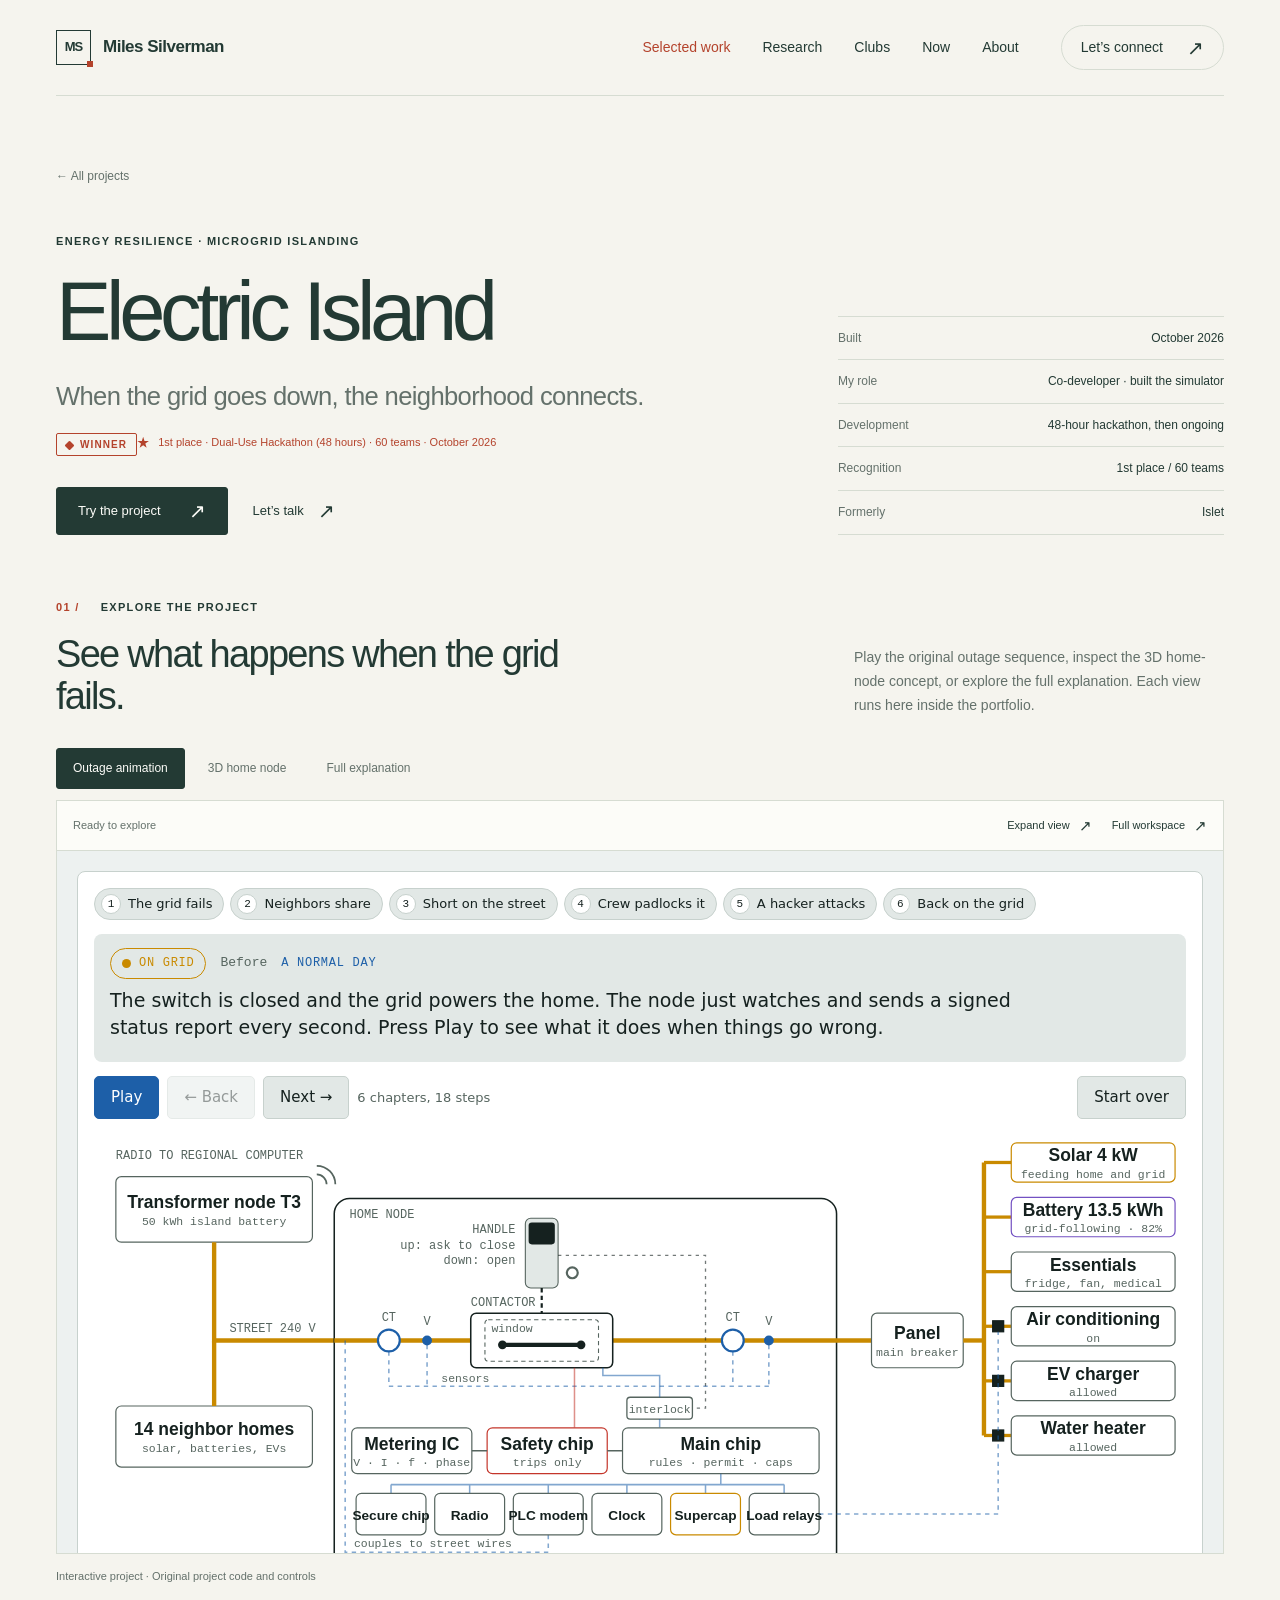
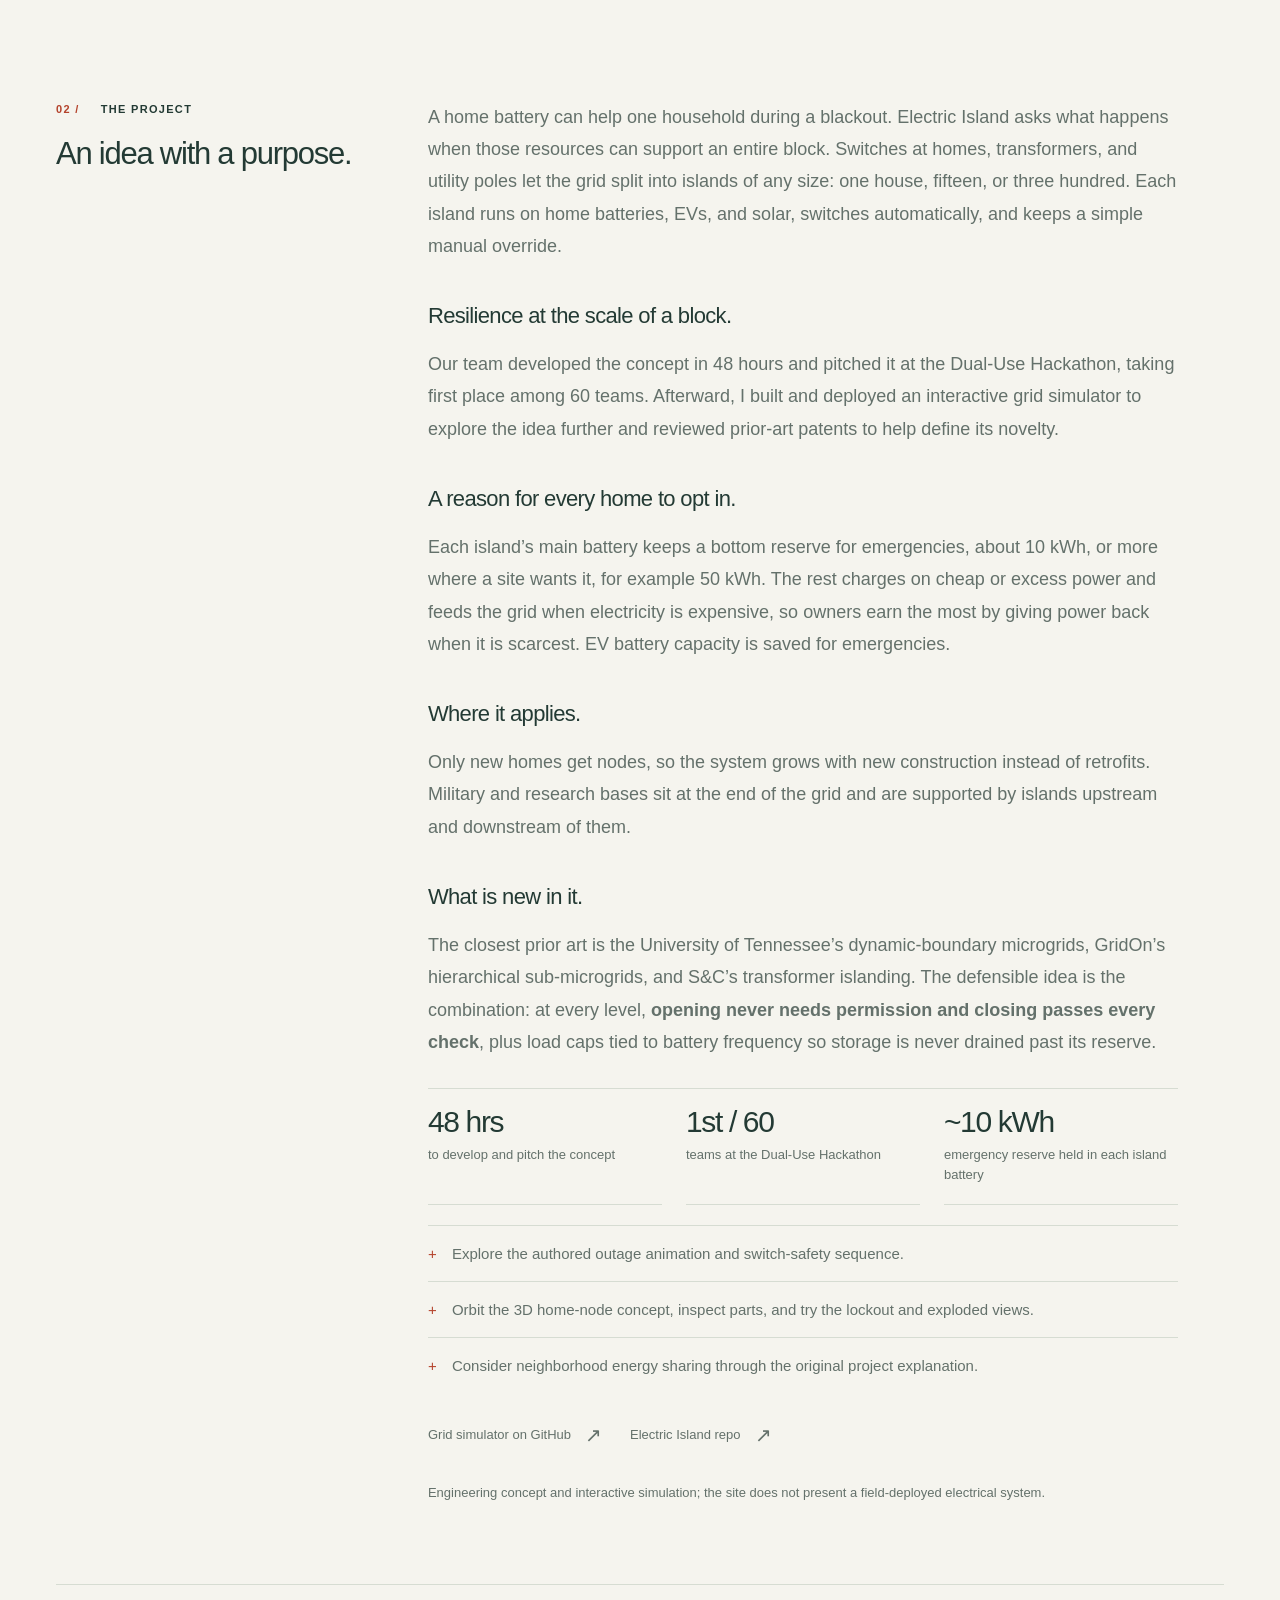
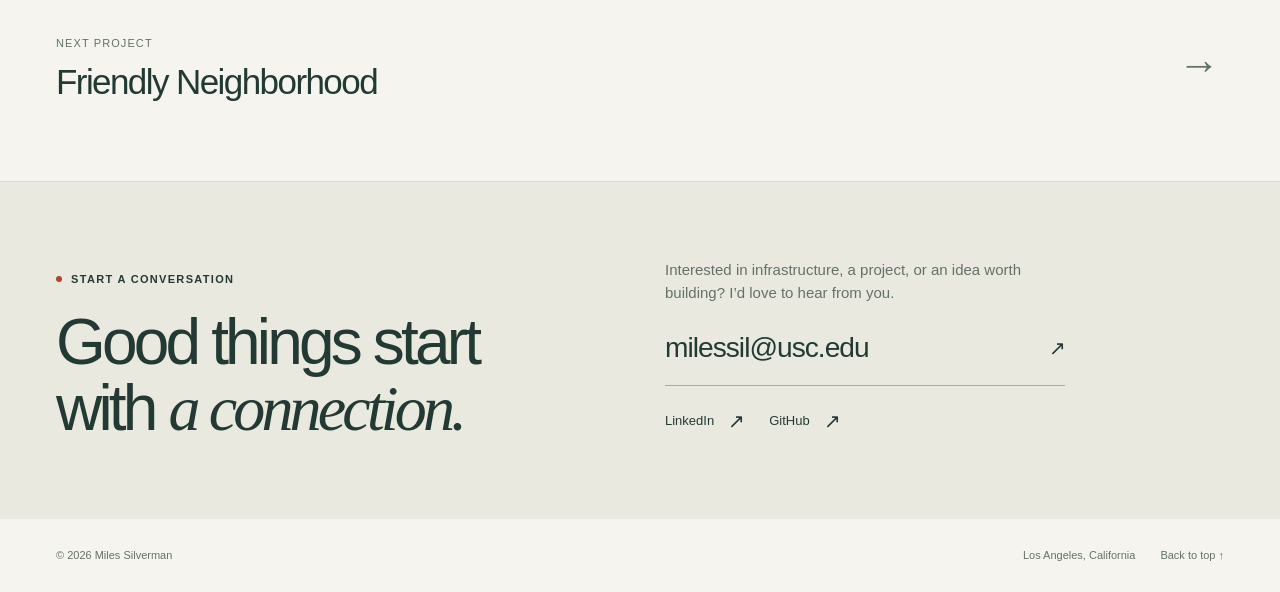
<file: projects/electric-island/index.html>
<!doctype html>
<html lang="en">
<head>
<meta charset="UTF-8">
<meta name="viewport" content="width=device-width,initial-scale=1">
<meta name="theme-color" content="#f5f4ee">
<title>Electric Island — Miles Silverman</title>
<meta name="description" content="Electric Island: a neighborhood blackout power-sharing concept. 1st place of 60 teams at the Dual-Use Hackathon.">
<link rel="canonical" href="https://www.milessilverman.com/projects/electric-island/">
<meta property="og:type" content="article">
<meta property="og:title" content="Electric Island — Miles Silverman">
<meta property="og:description" content="Electric Island: a neighborhood blackout power-sharing concept. 1st place of 60 teams at the Dual-Use Hackathon.">
<meta property="og:url" content="https://www.milessilverman.com/projects/electric-island/">
<meta property="og:site_name" content="Miles Silverman">
<link rel="icon" href="/favicon.svg" type="image/svg+xml">
<link rel="stylesheet" href="/assets/site.css">
</head>
<body>
<a class="skip" href="#main">Skip to content</a><header class="site-header wrap"><a class="brand" href="/" aria-label="Miles Silverman, home"><span class="brand-mark" aria-hidden="true">MS</span><span>Miles Silverman</span></a><nav class="desktop-nav" aria-label="Main navigation"><a href="/#work" aria-current="page">Selected work</a><a href="/#research">Research</a><a href="/#clubs">Clubs</a><a href="/#now">Now</a><a href="/#about">About</a><a class="contact-link" href="/#contact">Let’s connect <span class="arrow" aria-hidden="true">↗</span></a></nav><button class="menu-button" type="button" aria-expanded="false" aria-controls="mobile-navigation">Menu +</button><nav class="mobile-nav" id="mobile-navigation" aria-label="Mobile navigation"><a href="/#work" aria-current="page">Selected work</a><a href="/#research">Research</a><a href="/#clubs">Clubs</a><a href="/#now">Now</a><a href="/#about">About</a><a href="/#contact">Let’s connect <span class="arrow" aria-hidden="true">↗</span></a></nav></header><main id="main"><section class="sub-hero wrap"><a class="back-link" href="/#work">← All projects</a><div class="sub-hero-grid"><div><div class="eyebrow">Energy resilience · Microgrid islanding</div><h1>Electric Island</h1><p class="sub-title">When the grid goes down, the neighborhood connects.</p><span class="stage winner">Winner</span><div class="award">1st place · Dual-Use Hackathon (48 hours) · 60 teams · October 2026</div><div class="hero-actions"><a class="button" href="#experience">Try the project<span class="arrow" aria-hidden="true">↗</span></a><a class="text-link" href="#contact">Let’s talk <span class="arrow" aria-hidden="true">↗</span></a></div></div><dl class="project-facts"><div><dt>Built</dt><dd>October 2026</dd></div><div><dt>My role</dt><dd>Co-developer · built the simulator</dd></div><div><dt>Development</dt><dd>48-hour hackathon, then ongoing</dd></div><div><dt>Recognition</dt><dd>1st place / 60 teams</dd></div><div><dt>Formerly</dt><dd>Islet</dd></div></dl></div></section><div class="wrap"><section class="project-experience" id="experience" aria-labelledby="experience-title"><div class="experience-heading"><div><div class="eyebrow"><span class="section-number">01 /</span> Explore the project</div><h2 id="experience-title">See what happens when the grid fails.</h2></div><p>Play the original outage sequence, inspect the 3D home-node concept, or explore the full explanation. Each view runs here inside the portfolio.</p></div><div class="workspace-tabs" role="tablist" aria-label="Electric Island views"><button type="button" class="workspace-tab" id="view-electric-island-outage" role="tab" aria-selected="true" aria-controls="workspace-panel" tabindex="0" data-workspace-view="outage" data-app-source="/apps/electric-island/mechanism.html?embed=diagram">Outage animation</button><button type="button" class="workspace-tab" id="view-electric-island-model" role="tab" aria-selected="false" aria-controls="workspace-panel" tabindex="-1" data-workspace-view="model" data-app-source="/apps/electric-island/model.html?embed=app">3D home node</button><button type="button" class="workspace-tab" id="view-electric-island-full" role="tab" aria-selected="false" aria-controls="workspace-panel" tabindex="-1" data-workspace-view="full" data-app-source="/apps/electric-island/mechanism.html?embed=app">Full explanation</button></div><section class="workspace-panel" id="workspace-panel" role="tabpanel" aria-labelledby="view-electric-island-outage"><div class="workspace-toolbar"><span class="workspace-status" data-workspace-status role="status" aria-live="polite">Loading outage animation…</span><div><button class="workspace-expand" type="button" data-expand-workspace>Expand view <span class="arrow" aria-hidden="true">↗</span></button><a class="workspace-direct" href="/apps/electric-island/mechanism.html?embed=diagram" data-workspace-direct>Full workspace <span class="arrow" aria-hidden="true">↗</span></a></div></div><div class="workspace-frames"><iframe class="workspace-frame" data-workspace-frame data-view-key="outage" data-app-source="/apps/electric-island/mechanism.html?embed=diagram" data-embed-mode="diagram" name="miles:electric-island:diagram" title="Electric Island — Outage animation" sandbox="allow-scripts allow-same-origin allow-downloads allow-modals allow-pointer-lock" allow="fullscreen; clipboard-write" allowfullscreen loading="lazy"></iframe></div></section><p class="workspace-caption">Interactive project · Original project code and controls</p></section><section class="detail-copy" id="project-overview" aria-labelledby="overview-title"><div><div class="eyebrow"><span class="section-number">02 /</span> The project</div><h2 id="overview-title" style="margin-top:18px">An idea with a purpose.</h2></div><div class="prose"><p>A home battery can help one household during a blackout. Electric Island asks what happens when those resources can support an entire block. Switches at homes, transformers, and utility poles let the grid split into islands of any size: one house, fifteen, or three hundred. Each island runs on home batteries, EVs, and solar, switches automatically, and keeps a simple manual override.</p><h3>Resilience at the scale of a block.</h3><p>Our team developed the concept in 48 hours and pitched it at the Dual-Use Hackathon, taking first place among 60 teams. Afterward, I built and deployed an interactive grid simulator to explore the idea further and reviewed prior-art patents to help define its novelty.</p><h3>A reason for every home to opt in.</h3><p>Each island’s main battery keeps a bottom reserve for emergencies, about 10 kWh, or more where a site wants it, for example 50 kWh. The rest charges on cheap or excess power and feeds the grid when electricity is expensive, so owners earn the most by giving power back when it is scarcest. EV battery capacity is saved for emergencies.</p><h3>Where it applies.</h3><p>Only new homes get nodes, so the system grows with new construction instead of retrofits. Military and research bases sit at the end of the grid and are supported by islands upstream and downstream of them.</p><h3>What is new in it.</h3><p>The closest prior art is the University of Tennessee’s dynamic-boundary microgrids, GridOn’s hierarchical sub-microgrids, and S&amp;C’s transformer islanding. The defensible idea is the combination: at every level, <strong>opening never needs permission and closing passes every check</strong>, plus load caps tied to battery frequency so storage is never drained past its reserve.</p><dl class="project-numbers"><div><dt>48 hrs</dt><dd>to develop and pitch the concept</dd></div><div><dt>1st / 60</dt><dd>teams at the Dual-Use Hackathon</dd></div><div><dt>~10 kWh</dt><dd>emergency reserve held in each island battery</dd></div></dl><ul class="detail-points"><li>Explore the authored outage animation and switch-safety sequence.</li><li>Orbit the 3D home-node concept, inspect parts, and try the lockout and exploded views.</li><li>Consider neighborhood energy sharing through the original project explanation.</li></ul><div class="prose-links"><a class="text-link" href="https://github.com/milessilverman/islet-grid-simulator" target="_blank" rel="noopener noreferrer">Grid simulator on GitHub<span class="arrow" aria-hidden="true">↗</span><span class="sr-only"> (opens in a new tab)</span></a><a class="text-link" href="https://github.com/milessilverman" target="_blank" rel="noopener noreferrer">Electric Island repo<span class="arrow" aria-hidden="true">↗</span><span class="sr-only"> (opens in a new tab)</span></a></div><p class="quiet">Engineering concept and interactive simulation; the site does not present a field-deployed electrical system.</p></div></section><a class="project-next" href="/projects/friendly-neighborhood/"><div><span>Next project</span><h2>Friendly Neighborhood</h2></div><span class="arrow" aria-hidden="true">→</span></a></div><section class="contact-section" id="contact" aria-labelledby="contact-title"><div class="wrap contact-grid"><div><div class="eyebrow"><span class="status-dot"></span> Start a conversation</div><h2 id="contact-title">Good things start<br>with <em>a connection.</em></h2></div><div class="contact-right"><p>Interested in infrastructure, a project, or an idea worth building? I’d love to hear from you.</p><a class="email-link" href="mailto:milessil@usc.edu">milessil@usc.edu<span class="arrow" aria-hidden="true">↗</span></a><div class="contact-secondary"><a class="text-link" href="https://linkedin.com/in/milessilverman" target="_blank" rel="noopener noreferrer">LinkedIn<span class="arrow" aria-hidden="true">↗</span><span class="sr-only"> (opens in a new tab)</span></a><a class="text-link" href="https://github.com/milessilverman" target="_blank" rel="noopener noreferrer">GitHub<span class="arrow" aria-hidden="true">↗</span><span class="sr-only"> (opens in a new tab)</span></a></div></div></div></section></main><footer class="footer wrap"><span>© 2026 Miles Silverman</span><div class="footer-right"><span>Los Angeles, California</span><a href="#main">Back to top ↑</a></div></footer>
<script src="/assets/site.js"></script>
</body>
</html>
</file>
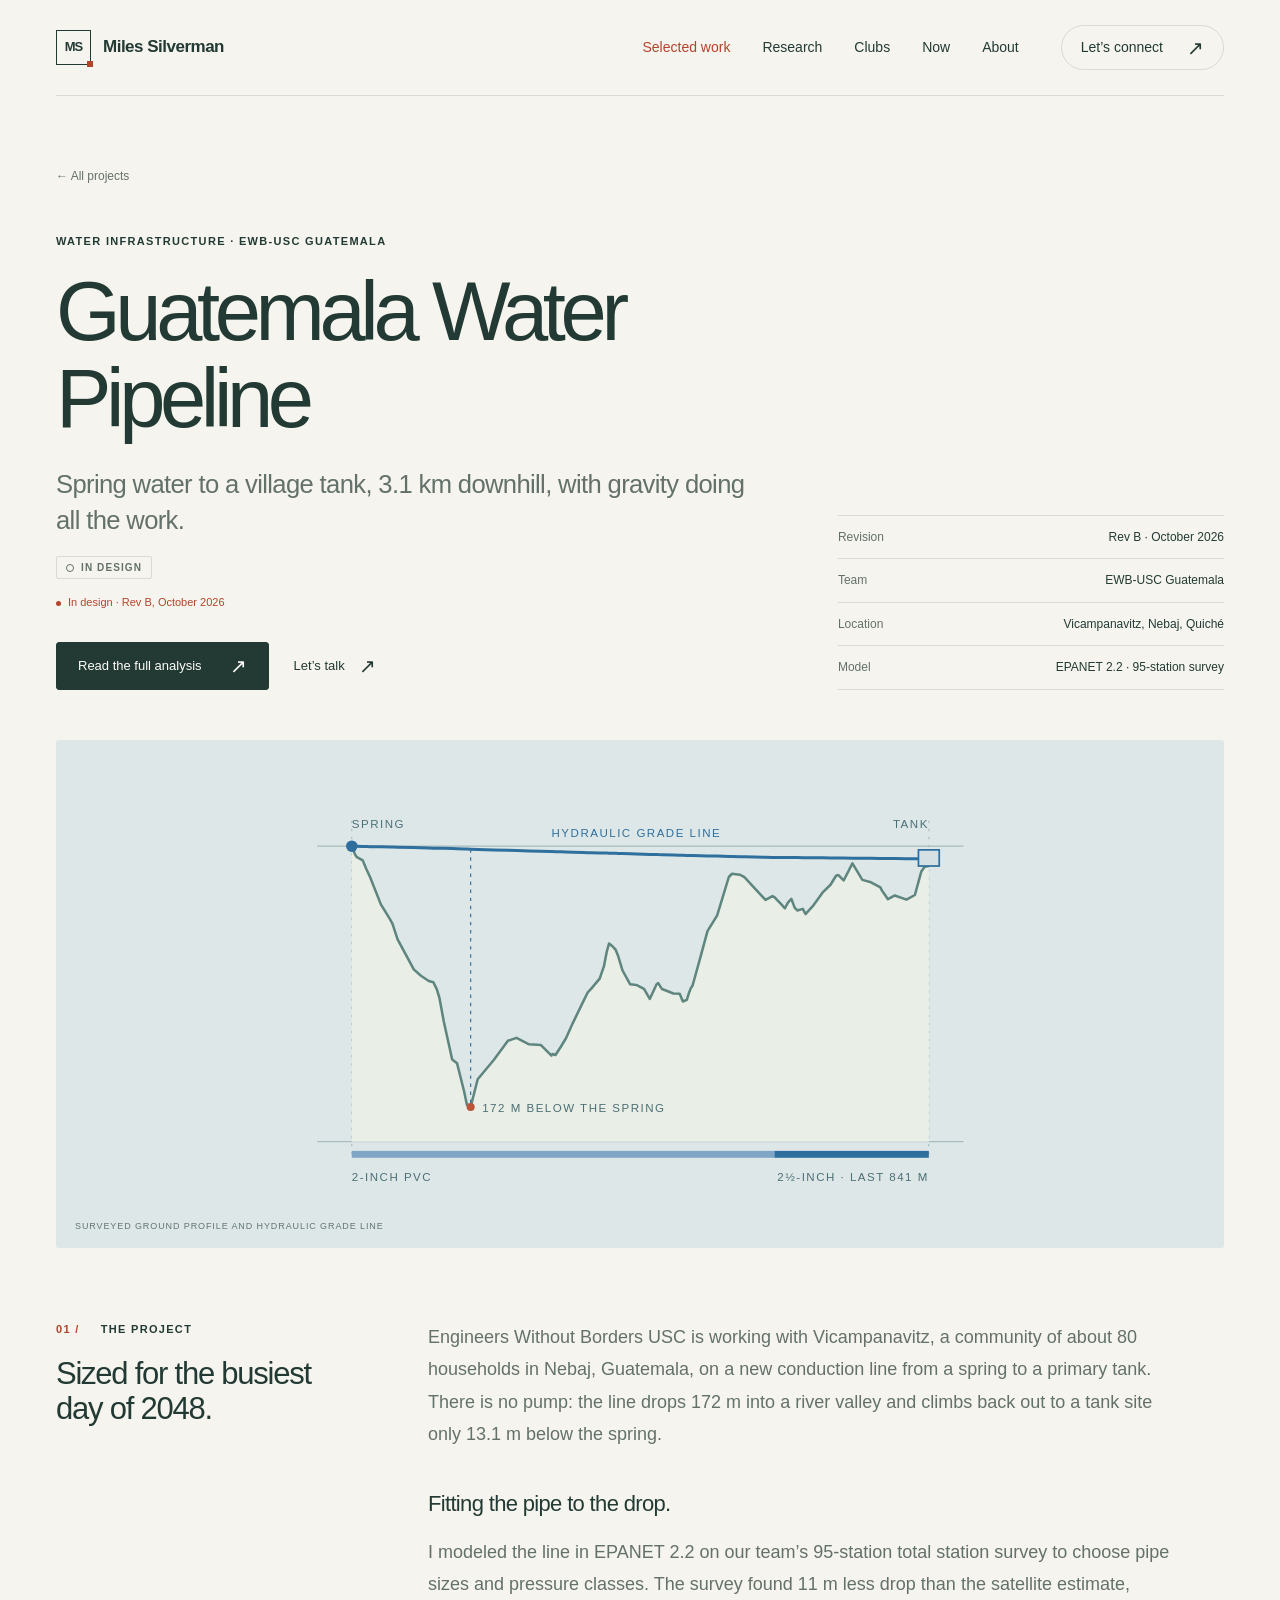
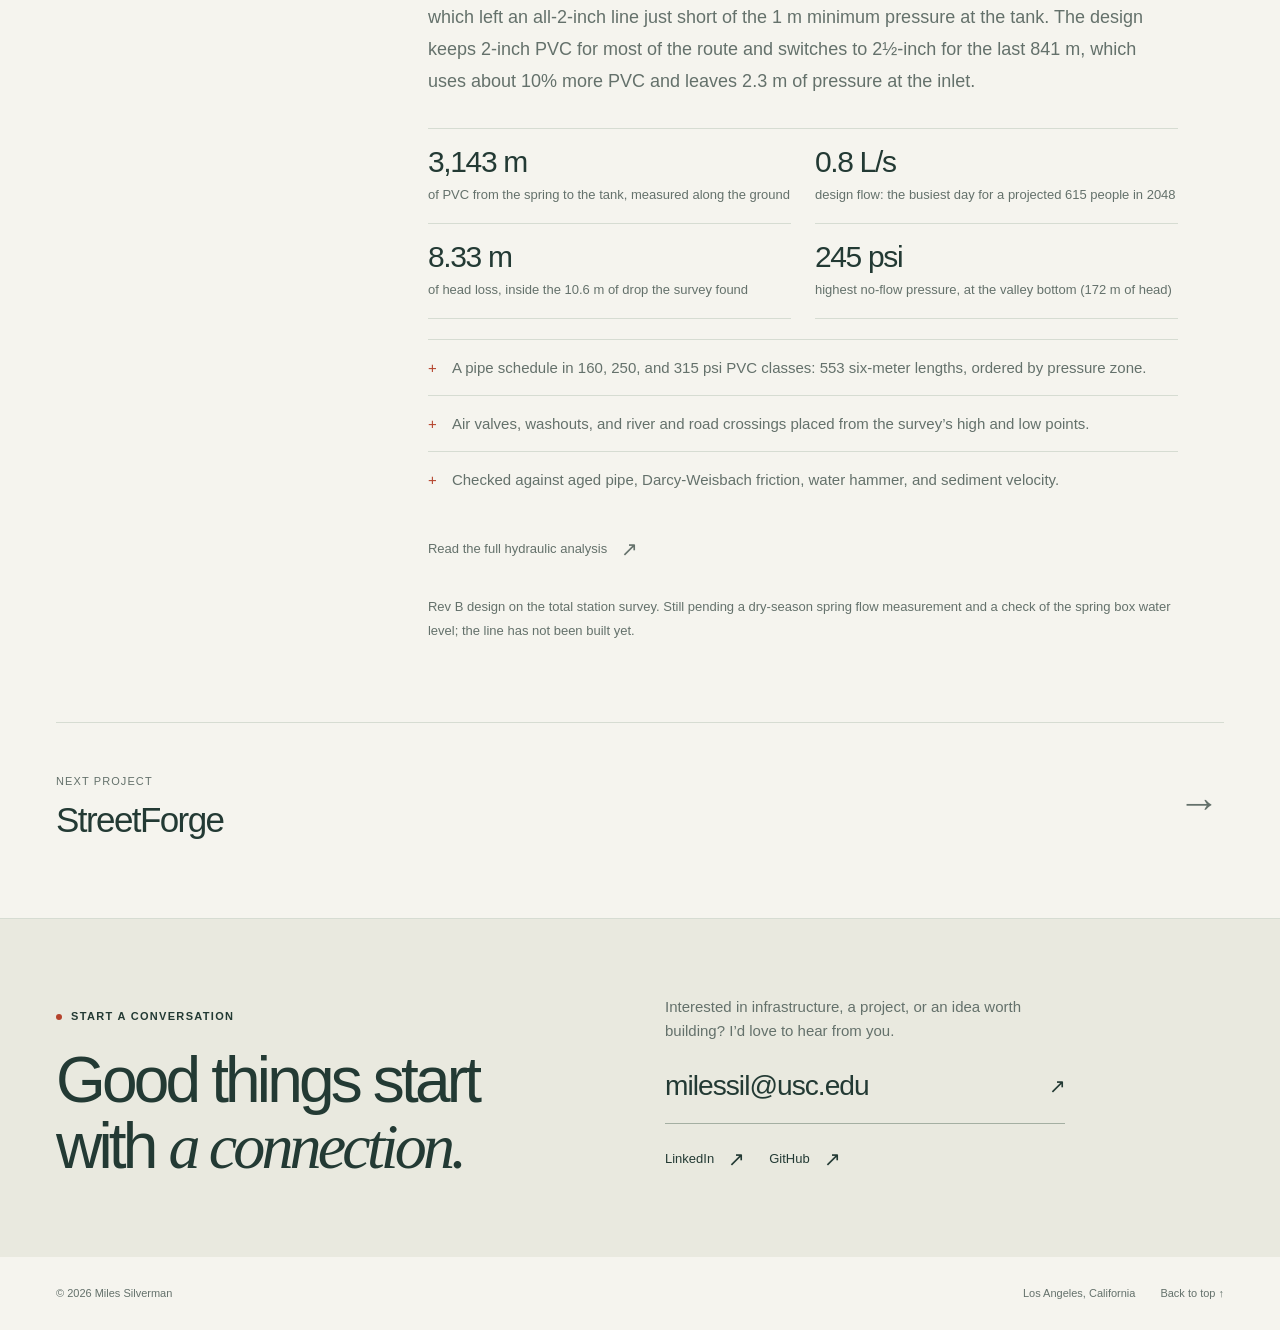
<file: projects/ewb-guatemala/index.html>
<!doctype html>
<html lang="en">
<head>
<meta charset="UTF-8">
<meta name="viewport" content="width=device-width,initial-scale=1">
<meta name="theme-color" content="#f5f4ee">
<title>Guatemala Water Pipeline — Miles Silverman</title>
<meta name="description" content="Hydraulic design of a 3.1 km gravity water line in Nebaj, Guatemala, for the EWB-USC Guatemala team, modeled in EPANET 2.2.">
<link rel="canonical" href="https://www.milessilverman.com/projects/ewb-guatemala/">
<meta property="og:type" content="article">
<meta property="og:title" content="Guatemala Water Pipeline — Miles Silverman">
<meta property="og:description" content="Hydraulic design of a 3.1 km gravity water line in Nebaj, Guatemala, for the EWB-USC Guatemala team, modeled in EPANET 2.2.">
<meta property="og:url" content="https://www.milessilverman.com/projects/ewb-guatemala/">
<meta property="og:site_name" content="Miles Silverman">
<link rel="icon" href="/favicon.svg" type="image/svg+xml">
<link rel="stylesheet" href="/assets/site.css">
</head>
<body>
<a class="skip" href="#main">Skip to content</a><header class="site-header wrap"><a class="brand" href="/" aria-label="Miles Silverman, home"><span class="brand-mark" aria-hidden="true">MS</span><span>Miles Silverman</span></a><nav class="desktop-nav" aria-label="Main navigation"><a href="/#work" aria-current="page">Selected work</a><a href="/#research">Research</a><a href="/#clubs">Clubs</a><a href="/#now">Now</a><a href="/#about">About</a><a class="contact-link" href="/#contact">Let’s connect <span class="arrow" aria-hidden="true">↗</span></a></nav><button class="menu-button" type="button" aria-expanded="false" aria-controls="mobile-navigation">Menu +</button><nav class="mobile-nav" id="mobile-navigation" aria-label="Mobile navigation"><a href="/#work" aria-current="page">Selected work</a><a href="/#research">Research</a><a href="/#clubs">Clubs</a><a href="/#now">Now</a><a href="/#about">About</a><a href="/#contact">Let’s connect <span class="arrow" aria-hidden="true">↗</span></a></nav></header><main id="main"><section class="sub-hero wrap"><a class="back-link" href="/#work">← All projects</a><div class="sub-hero-grid"><div><div class="eyebrow">Water infrastructure · EWB-USC Guatemala</div><h1>Guatemala Water Pipeline</h1><p class="sub-title">Spring water to a village tank, 3.1 km downhill, with gravity doing all the work.</p><span class="stage dev">In design</span><div class="project-status">In design · Rev B, October 2026</div><div class="hero-actions"><a class="button" href="/projects/ewb-guatemala/analysis/">Read the full analysis<span class="arrow" aria-hidden="true">↗</span></a><a class="text-link" href="#contact">Let’s talk <span class="arrow" aria-hidden="true">↗</span></a></div></div><dl class="project-facts"><div><dt>Revision</dt><dd>Rev B · October 2026</dd></div><div><dt>Team</dt><dd>EWB-USC Guatemala</dd></div><div><dt>Location</dt><dd>Vicampanavitz, Nebaj, Quiché</dd></div><div><dt>Model</dt><dd>EPANET 2.2 · 95-station survey</dd></div></dl></div></section><div class="wrap"><div class="detail-art ewb-guatemala"><svg xmlns="http://www.w3.org/2000/svg" viewBox="0 0 640 440" role="img" aria-label="Surveyed ground profile of the 3.1 km conduction line from the spring to the tank, with the hydraulic grade line staying above the ground the whole way."><g fill="none" stroke="#a9bcc0" stroke-width="1"><path d="M40 92H600M40 348H600"/><path d="M70 70V364M570 70V364" stroke-dasharray="2 5"/></g><path d="M70.0,92.0 L70.0,92.0 L72.7,98.8 L74.1,101.3 L79.5,104.3 L82.5,111.6 L86.0,119.1 L95.2,142.4 L103.2,155.4 L105.2,159.1 L109.7,172.7 L123.7,198.7 L129.9,204.3 L136.7,208.8 L140.7,209.9 L143.7,216.1 L146.0,223.7 L149.8,244.3 L157.0,276.8 L161.2,280.1 L167.3,304.4 L169.8,316.3 L173.0,318.0 L179.1,294.0 L193.0,277.3 L205.3,260.6 L212.7,258.1 L223.6,263.7 L233.7,264.2 L243.0,273.5 L243.9,272.1 L246.5,272.9 L251.0,266.0 L255.7,258.2 L261.4,245.5 L270.4,226.9 L274.5,218.6 L277.5,215.4 L284.8,206.8 L288.5,196.0 L291.0,183.1 L292.9,176.3 L295.3,178.2 L298.6,181.7 L300.9,187.4 L304.5,199.5 L311.1,211.6 L316.5,212.2 L323.2,215.6 L328.2,224.4 L334.0,211.9 L335.5,210.6 L338.8,215.8 L348.7,219.6 L354.1,219.8 L356.9,226.6 L360.3,225.2 L362.3,218.7 L363.8,215.0 L365.3,212.7 L372.4,187.0 L378.2,165.6 L386.6,152.0 L396.7,118.7 L399.5,115.9 L406.2,116.7 L410.2,118.8 L428.5,138.6 L434.5,135.2 L436.2,136.1 L442.0,142.3 L445.3,145.8 L447.9,140.9 L450.9,137.7 L453.7,145.2 L456.0,147.7 L460.8,146.3 L463.1,150.8 L470.2,143.0 L478.3,131.8 L484.8,125.4 L489.6,117.6 L491.6,117.0 L496.2,121.7 L503.8,106.9 L512.4,121.2 L519.9,123.3 L528.0,127.7 L529.2,130.2 L534.6,137.9 L540.5,134.7 L550.6,138.3 L557.9,134.3 L563.5,113.9 L566.4,109.9 L570.0,109.2 L570.0,348 L70.0,348 Z" fill="#e9eee6"/><polyline points="70.0,92.0 72.7,98.8 74.1,101.3 79.5,104.3 82.5,111.6 86.0,119.1 95.2,142.4 103.2,155.4 105.2,159.1 109.7,172.7 123.7,198.7 129.9,204.3 136.7,208.8 140.7,209.9 143.7,216.1 146.0,223.7 149.8,244.3 157.0,276.8 161.2,280.1 167.3,304.4 169.8,316.3 173.0,318.0 179.1,294.0 193.0,277.3 205.3,260.6 212.7,258.1 223.6,263.7 233.7,264.2 243.0,273.5 243.9,272.1 246.5,272.9 251.0,266.0 255.7,258.2 261.4,245.5 270.4,226.9 274.5,218.6 277.5,215.4 284.8,206.8 288.5,196.0 291.0,183.1 292.9,176.3 295.3,178.2 298.6,181.7 300.9,187.4 304.5,199.5 311.1,211.6 316.5,212.2 323.2,215.6 328.2,224.4 334.0,211.9 335.5,210.6 338.8,215.8 348.7,219.6 354.1,219.8 356.9,226.6 360.3,225.2 362.3,218.7 363.8,215.0 365.3,212.7 372.4,187.0 378.2,165.6 386.6,152.0 396.7,118.7 399.5,115.9 406.2,116.7 410.2,118.8 428.5,138.6 434.5,135.2 436.2,136.1 442.0,142.3 445.3,145.8 447.9,140.9 450.9,137.7 453.7,145.2 456.0,147.7 460.8,146.3 463.1,150.8 470.2,143.0 478.3,131.8 484.8,125.4 489.6,117.6 491.6,117.0 496.2,121.7 503.8,106.9 512.4,121.2 519.9,123.3 528.0,127.7 529.2,130.2 534.6,137.9 540.5,134.7 550.6,138.3 557.9,134.3 563.5,113.9 566.4,109.9 570.0,109.2" fill="none" stroke="#5f857f" stroke-width="2.2" stroke-linejoin="round"/><polyline points="70.0,92.0 72.7,92.1 74.1,92.1 79.5,92.2 82.5,92.3 86.0,92.4 95.2,92.6 103.2,92.8 105.2,92.8 109.7,92.9 123.7,93.2 129.9,93.4 136.7,93.5 140.7,93.7 143.7,93.7 146.0,93.8 149.8,93.9 157.0,94.1 161.2,94.2 167.3,94.4 169.8,94.5 173.0,94.6 179.1,94.8 193.0,95.3 205.3,95.6 212.7,95.8 223.6,96.1 233.7,96.4 243.0,96.7 243.9,96.7 246.5,96.8 251.0,96.9 255.7,97.0 261.4,97.2 270.4,97.4 274.5,97.6 277.5,97.7 284.8,97.9 288.5,98.0 291.0,98.0 292.9,98.1 295.3,98.2 298.6,98.2 300.9,98.3 304.5,98.4 311.1,98.6 316.5,98.7 323.2,98.9 328.2,99.1 334.0,99.2 335.5,99.3 338.8,99.4 348.7,99.7 354.1,99.8 356.9,99.9 360.3,100.0 362.3,100.0 363.8,100.1 365.3,100.1 372.4,100.3 378.2,100.5 386.6,100.6 396.7,100.9 399.5,100.9 406.2,101.1 410.2,101.2 428.5,101.6 434.5,101.7 436.2,101.8 442.0,101.8 445.3,101.8 447.9,101.9 450.9,101.9 453.7,101.9 456.0,101.9 460.8,102.0 463.1,102.0 470.2,102.1 478.3,102.1 484.8,102.2 489.6,102.2 491.6,102.2 496.2,102.3 503.8,102.4 512.4,102.4 519.9,102.5 528.0,102.6 529.2,102.6 534.6,102.6 540.5,102.7 550.6,102.8 557.9,102.8 563.5,102.9 566.4,102.9 570.0,102.9" fill="none" stroke="#2f6f9e" stroke-width="2.6" stroke-linecap="round"/><path d="M173.0 94.6V318.0" stroke="#2f6f9e" stroke-width="1" stroke-dasharray="3 4"/><circle cx="173.0" cy="318.0" r="3.5" fill="#b95539"/><g transform="translate(0 356)"><rect x="70" y="0" width="366.2" height="6" fill="#7fa6c4"/><rect x="436.2" y="0" width="133.8" height="6" fill="#2f6f9e"/></g><circle cx="70" cy="92.0" r="5" fill="#2f6f9e"/><rect x="561" y="95.2" width="18" height="14" fill="#d5e0e4" stroke="#2f6f9e" stroke-width="1.5"/><g fill="#4b6f74" font-family="Arial,sans-serif" font-size="10" letter-spacing="1.3"><text x="70" y="76">SPRING</text><text x="570" y="76" text-anchor="end">TANK</text><text x="183.0" y="322.0">172 M BELOW THE SPRING</text><text x="316.6" y="84" text-anchor="middle" fill="#2f6f9e">HYDRAULIC GRADE LINE</text><text x="70" y="382">2-INCH PVC</text><text x="570" y="382" text-anchor="end">2½-INCH · LAST 841 M</text></g></svg><span class="visual-note">Surveyed ground profile and hydraulic grade line</span></div><section class="detail-copy" id="project-overview" aria-labelledby="overview-title"><div><div class="eyebrow"><span class="section-number">01 /</span> The project</div><h2 id="overview-title" style="margin-top:18px">Sized for the busiest day of 2048.</h2></div><div class="prose"><p>Engineers Without Borders USC is working with Vicampanavitz, a community of about 80 households in Nebaj, Guatemala, on a new conduction line from a spring to a primary tank. There is no pump: the line drops 172 m into a river valley and climbs back out to a tank site only 13.1 m below the spring.</p><h3>Fitting the pipe to the drop.</h3><p>I modeled the line in EPANET 2.2 on our team’s 95-station total station survey to choose pipe sizes and pressure classes. The survey found 11 m less drop than the satellite estimate, which left an all-2-inch line just short of the 1 m minimum pressure at the tank. The design keeps 2-inch PVC for most of the route and switches to 2½-inch for the last 841 m, which uses about 10% more PVC and leaves 2.3 m of pressure at the inlet.</p><dl class="project-numbers four"><div><dt>3,143 m</dt><dd>of PVC from the spring to the tank, measured along the ground</dd></div><div><dt>0.8 L/s</dt><dd>design flow: the busiest day for a projected 615 people in 2048</dd></div><div><dt>8.33 m</dt><dd>of head loss, inside the 10.6 m of drop the survey found</dd></div><div><dt>245 psi</dt><dd>highest no-flow pressure, at the valley bottom (172 m of head)</dd></div></dl><ul class="detail-points"><li>A pipe schedule in 160, 250, and 315 psi PVC classes: 553 six-meter lengths, ordered by pressure zone.</li><li>Air valves, washouts, and river and road crossings placed from the survey’s high and low points.</li><li>Checked against aged pipe, Darcy-Weisbach friction, water hammer, and sediment velocity.</li></ul><div class="prose-links"><a class="text-link" href="/projects/ewb-guatemala/analysis/">Read the full hydraulic analysis<span class="arrow" aria-hidden="true">↗</span></a></div><p style="font-size:13px;margin-top:24px">Rev B design on the total station survey. Still pending a dry-season spring flow measurement and a check of the spring box water level; the line has not been built yet.</p></div></section><a class="project-next" href="/projects/streetforge/"><div><span>Next project</span><h2>StreetForge</h2></div><span class="arrow" aria-hidden="true">→</span></a></div><section class="contact-section" id="contact" aria-labelledby="contact-title"><div class="wrap contact-grid"><div><div class="eyebrow"><span class="status-dot"></span> Start a conversation</div><h2 id="contact-title">Good things start<br>with <em>a connection.</em></h2></div><div class="contact-right"><p>Interested in infrastructure, a project, or an idea worth building? I’d love to hear from you.</p><a class="email-link" href="mailto:milessil@usc.edu">milessil@usc.edu<span class="arrow" aria-hidden="true">↗</span></a><div class="contact-secondary"><a class="text-link" href="https://linkedin.com/in/milessilverman" target="_blank" rel="noopener noreferrer">LinkedIn<span class="arrow" aria-hidden="true">↗</span><span class="sr-only"> (opens in a new tab)</span></a><a class="text-link" href="https://github.com/milessilverman" target="_blank" rel="noopener noreferrer">GitHub<span class="arrow" aria-hidden="true">↗</span><span class="sr-only"> (opens in a new tab)</span></a></div></div></div></section></main><footer class="footer wrap"><span>© 2026 Miles Silverman</span><div class="footer-right"><span>Los Angeles, California</span><a href="#main">Back to top ↑</a></div></footer>
<script src="/assets/site.js"></script>
</body>
</html>
</file>
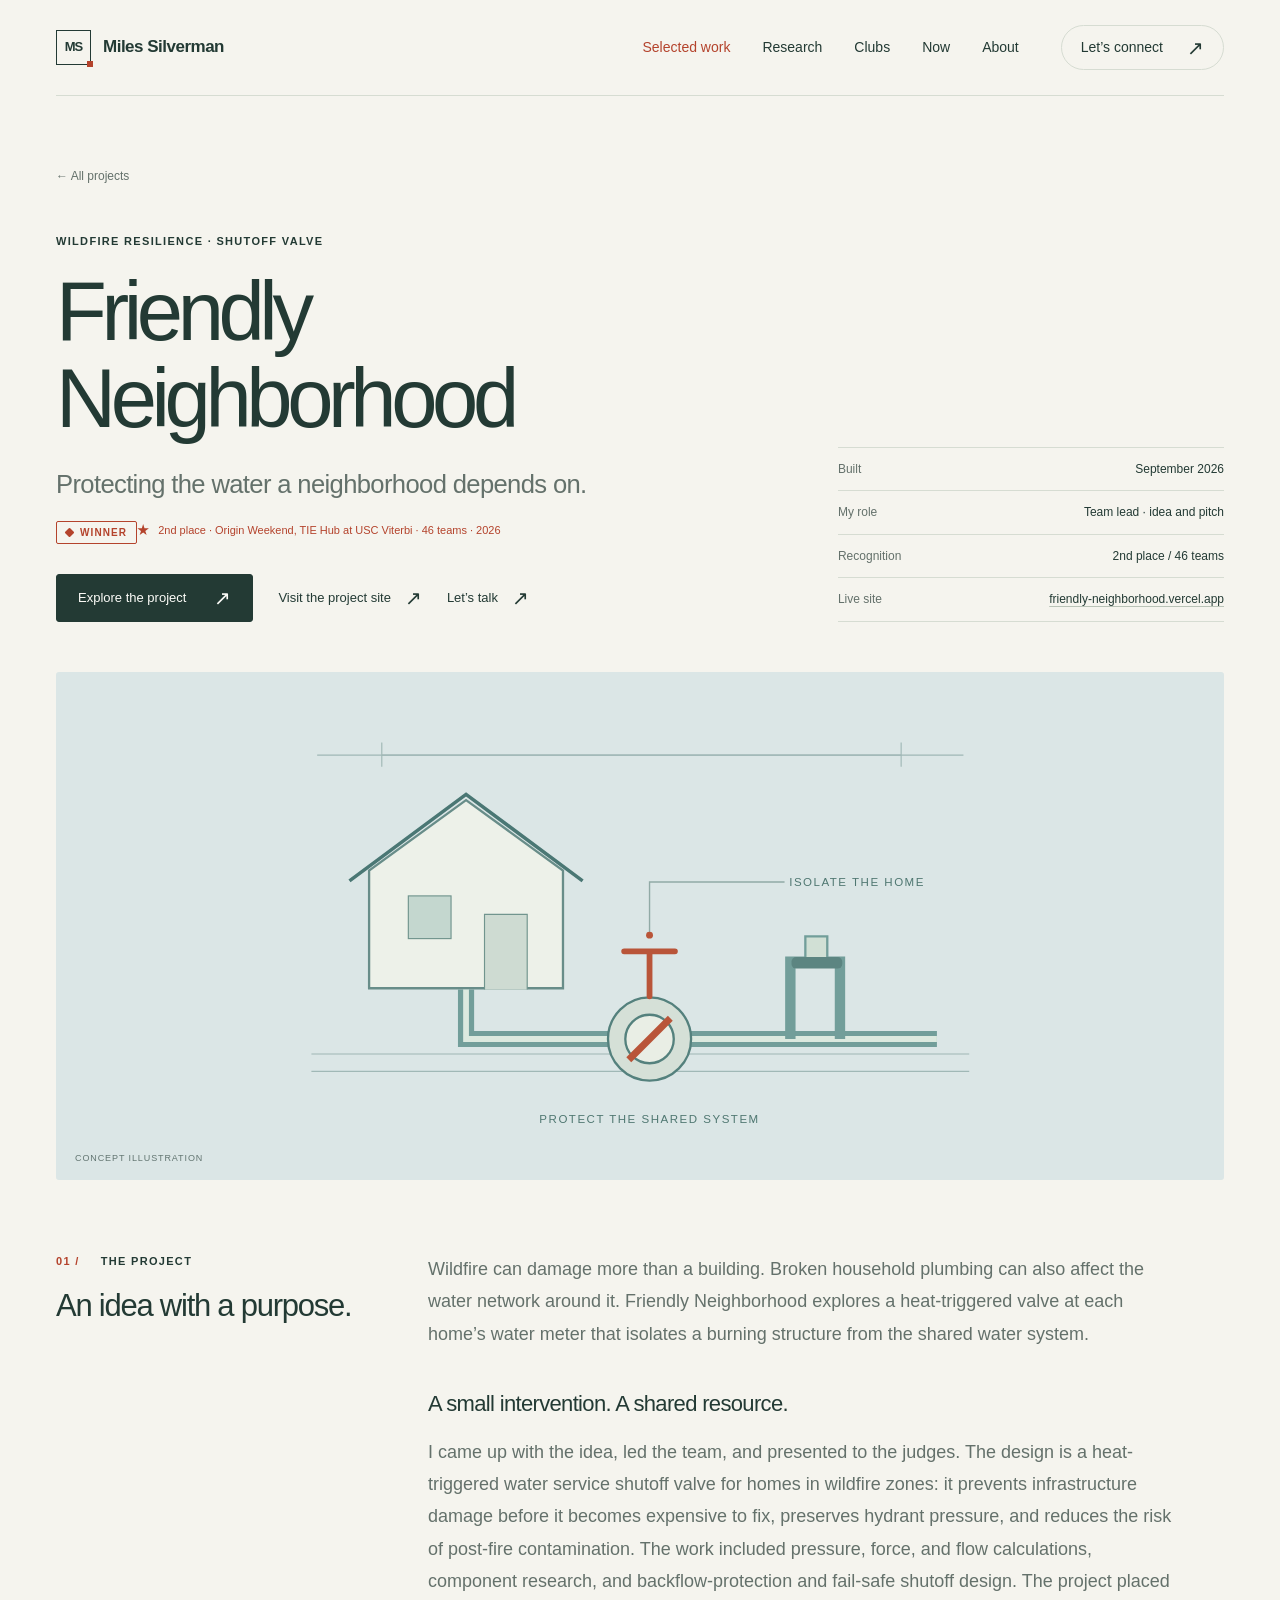
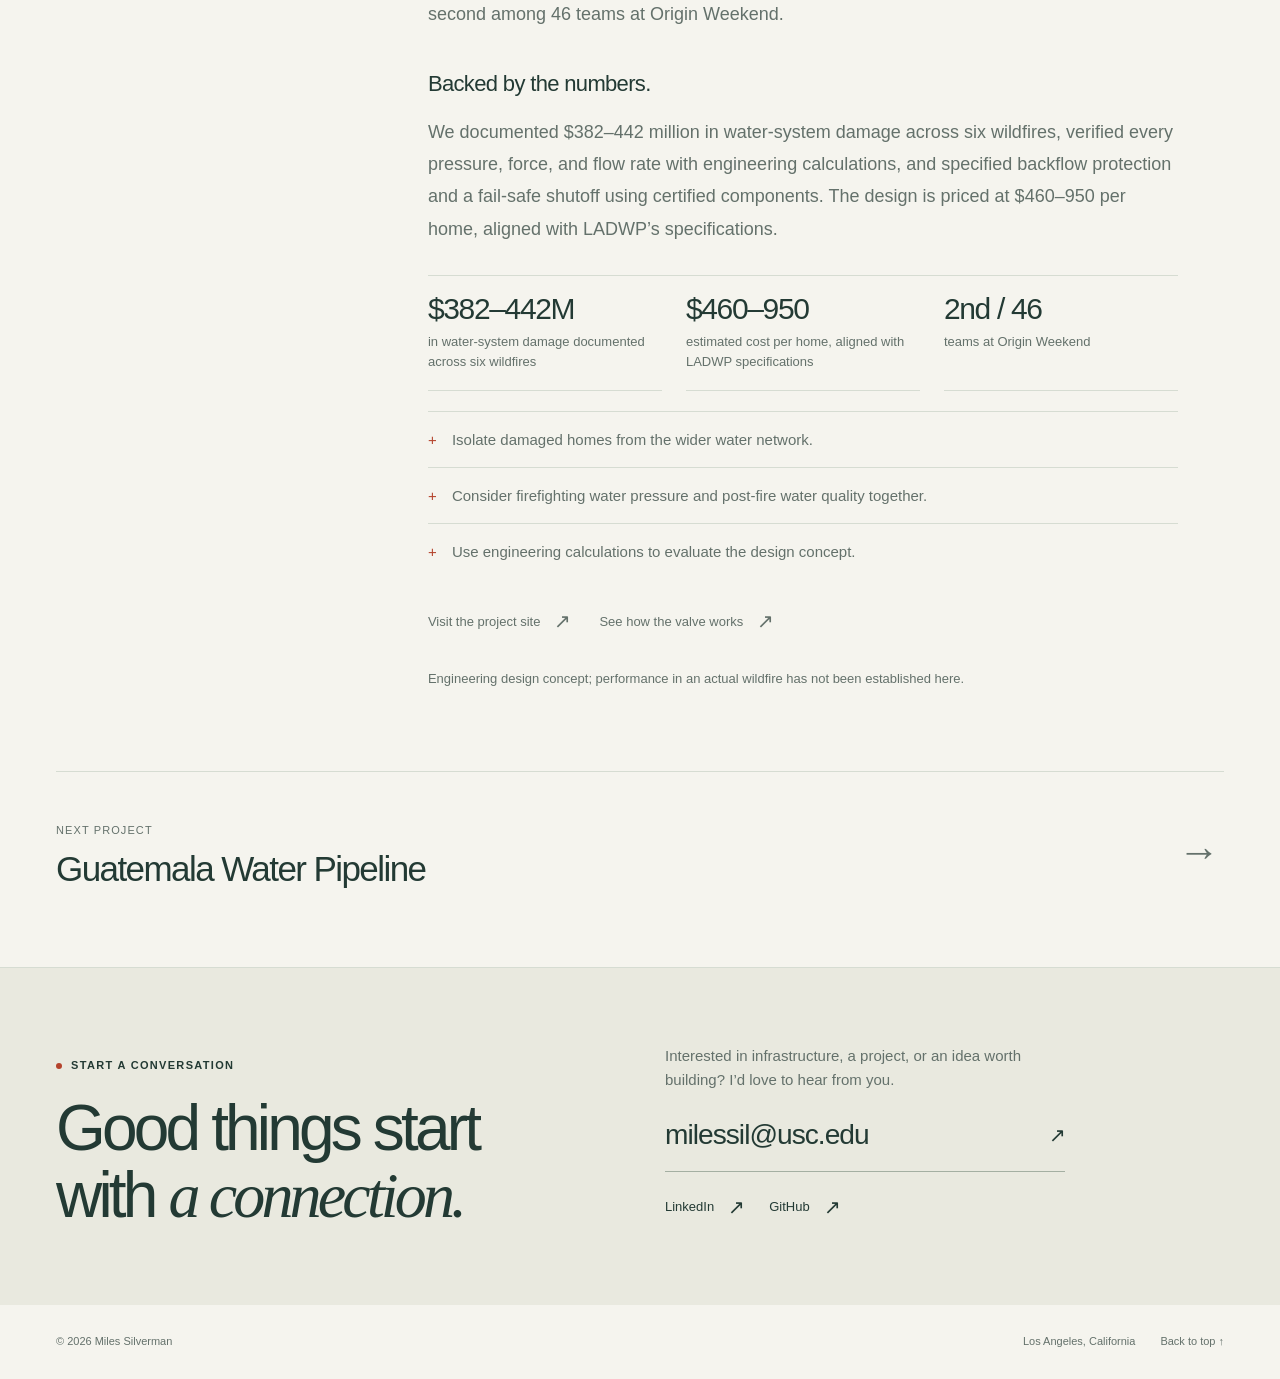
<file: projects/friendly-neighborhood/index.html>
<!doctype html>
<html lang="en">
<head>
<meta charset="UTF-8">
<meta name="viewport" content="width=device-width,initial-scale=1">
<meta name="theme-color" content="#f5f4ee">
<title>Friendly Neighborhood — Miles Silverman</title>
<meta name="description" content="Friendly Neighborhood: a heat-triggered water shutoff valve for wildfire zones. 2nd place of 46 teams at Origin Weekend.">
<link rel="canonical" href="https://www.milessilverman.com/projects/friendly-neighborhood/">
<meta property="og:type" content="article">
<meta property="og:title" content="Friendly Neighborhood — Miles Silverman">
<meta property="og:description" content="Friendly Neighborhood: a heat-triggered water shutoff valve for wildfire zones. 2nd place of 46 teams at Origin Weekend.">
<meta property="og:url" content="https://www.milessilverman.com/projects/friendly-neighborhood/">
<meta property="og:site_name" content="Miles Silverman">
<link rel="icon" href="/favicon.svg" type="image/svg+xml">
<link rel="stylesheet" href="/assets/site.css">
</head>
<body>
<a class="skip" href="#main">Skip to content</a><header class="site-header wrap"><a class="brand" href="/" aria-label="Miles Silverman, home"><span class="brand-mark" aria-hidden="true">MS</span><span>Miles Silverman</span></a><nav class="desktop-nav" aria-label="Main navigation"><a href="/#work" aria-current="page">Selected work</a><a href="/#research">Research</a><a href="/#clubs">Clubs</a><a href="/#now">Now</a><a href="/#about">About</a><a class="contact-link" href="/#contact">Let’s connect <span class="arrow" aria-hidden="true">↗</span></a></nav><button class="menu-button" type="button" aria-expanded="false" aria-controls="mobile-navigation">Menu +</button><nav class="mobile-nav" id="mobile-navigation" aria-label="Mobile navigation"><a href="/#work" aria-current="page">Selected work</a><a href="/#research">Research</a><a href="/#clubs">Clubs</a><a href="/#now">Now</a><a href="/#about">About</a><a href="/#contact">Let’s connect <span class="arrow" aria-hidden="true">↗</span></a></nav></header><main id="main"><section class="sub-hero wrap"><a class="back-link" href="/#work">← All projects</a><div class="sub-hero-grid"><div><div class="eyebrow">Wildfire resilience · Shutoff valve</div><h1>Friendly Neighborhood</h1><p class="sub-title">Protecting the water a neighborhood depends on.</p><span class="stage winner">Winner</span><div class="award">2nd place · Origin Weekend, TIE Hub at USC Viterbi · 46 teams · 2026</div><div class="hero-actions"><a class="button" href="#project-overview">Explore the project<span class="arrow" aria-hidden="true">↗</span></a><a class="text-link" href="https://friendly-neighborhood.vercel.app/" target="_blank" rel="noopener noreferrer">Visit the project site<span class="arrow" aria-hidden="true">↗</span><span class="sr-only"> (opens in a new tab)</span></a><a class="text-link" href="#contact">Let’s talk <span class="arrow" aria-hidden="true">↗</span></a></div></div><dl class="project-facts"><div><dt>Built</dt><dd>September 2026</dd></div><div><dt>My role</dt><dd>Team lead · idea and pitch</dd></div><div><dt>Recognition</dt><dd>2nd place / 46 teams</dd></div><div><dt>Live site</dt><dd><a class="inline-link" href="https://friendly-neighborhood.vercel.app/" target="_blank" rel="noopener noreferrer">friendly-neighborhood.vercel.app</a></dd></div></dl></div></section><div class="wrap"><div class="detail-art friendly-neighborhood"><svg xmlns="http://www.w3.org/2000/svg" viewBox="0 0 640 440" role="img" aria-label="Concept illustration of a home connected to a shared water line through a shutoff valve. It is not a construction drawing."><g fill="none" stroke="#a0b8b6" stroke-width="1"><path d="M35 331H605M35 346H605M40 72H600"/><path d="M96 61V82M546 61V82M96 72H546"/></g><path d="M85 274V172L169 111 253 172V274Z" fill="#edf1e9" stroke="#688d89" stroke-width="2"/><path d="M68 181L169 106 270 181" fill="none" stroke="#4a7774" stroke-width="3"/><rect x="119" y="194" width="37" height="37" fill="#c4d7cf" stroke="#71958e"/><path d="M185 275V210H222V275" fill="#cedbd2" stroke="#71958e"/><path d="M169 275V318H577" fill="none" stroke="#729e9a" stroke-width="14"/><path d="M169 275V318H577" fill="none" stroke="#dce9df" stroke-width="5"/><path d="M450 318V251H493V318" fill="none" stroke="#729e9a" stroke-width="9"/><path d="M463 250H482V229H463Z" fill="#d1e0d5" stroke="#729e9a" stroke-width="2"/><rect x="451" y="247" width="44" height="10" rx="4" fill="#5c8581"/><g transform="translate(328 318)"><circle r="36" fill="#d5e0d7" stroke="#54817d" stroke-width="2"/><circle r="21" fill="#e9eee5" stroke="#54817d" stroke-width="2"/><path d="M-18 18L18-18" stroke="#b95539" stroke-width="6"/><path d="M0-37V-76M-22-76H22" stroke="#b95539" stroke-width="5" stroke-linecap="round"/></g><path d="M328 228V182H445" fill="none" stroke="#91aaa6" stroke-width="1.2"/><circle cx="328" cy="228" r="3" fill="#b95539"/><g fill="#4f7771" font-family="Arial,sans-serif" font-size="10" letter-spacing="1.3"><text x="449" y="185">ISOLATE THE HOME</text><text x="328" y="391" text-anchor="middle">PROTECT THE SHARED SYSTEM</text></g></svg><span class="visual-note">Concept illustration</span></div><section class="detail-copy" id="project-overview" aria-labelledby="overview-title"><div><div class="eyebrow"><span class="section-number">01 /</span> The project</div><h2 id="overview-title" style="margin-top:18px">An idea with a purpose.</h2></div><div class="prose"><p>Wildfire can damage more than a building. Broken household plumbing can also affect the water network around it. Friendly Neighborhood explores a heat-triggered valve at each home’s water meter that isolates a burning structure from the shared water system.</p><h3>A small intervention. A shared resource.</h3><p>I came up with the idea, led the team, and presented to the judges. The design is a heat-triggered water service shutoff valve for homes in wildfire zones: it prevents infrastructure damage before it becomes expensive to fix, preserves hydrant pressure, and reduces the risk of post-fire contamination. The work included pressure, force, and flow calculations, component research, and backflow-protection and fail-safe shutoff design. The project placed second among 46 teams at Origin Weekend.</p><h3>Backed by the numbers.</h3><p>We documented $382–442 million in water-system damage across six wildfires, verified every pressure, force, and flow rate with engineering calculations, and specified backflow protection and a fail-safe shutoff using certified components. The design is priced at $460–950 per home, aligned with LADWP’s specifications.</p><dl class="project-numbers"><div><dt>$382–442M</dt><dd>in water-system damage documented across six wildfires</dd></div><div><dt>$460–950</dt><dd>estimated cost per home, aligned with LADWP specifications</dd></div><div><dt>2nd / 46</dt><dd>teams at Origin Weekend</dd></div></dl><ul class="detail-points"><li>Isolate damaged homes from the wider water network.</li><li>Consider firefighting water pressure and post-fire water quality together.</li><li>Use engineering calculations to evaluate the design concept.</li></ul><div class="prose-links"><a class="text-link" href="https://friendly-neighborhood.vercel.app/" target="_blank" rel="noopener noreferrer">Visit the project site<span class="arrow" aria-hidden="true">↗</span><span class="sr-only"> (opens in a new tab)</span></a><a class="text-link" href="https://friendly-neighborhood.vercel.app/mechanism/" target="_blank" rel="noopener noreferrer">See how the valve works<span class="arrow" aria-hidden="true">↗</span><span class="sr-only"> (opens in a new tab)</span></a></div><p style="font-size:13px;margin-top:24px">Engineering design concept; performance in an actual wildfire has not been established here.</p></div></section><a class="project-next" href="/projects/ewb-guatemala/"><div><span>Next project</span><h2>Guatemala Water Pipeline</h2></div><span class="arrow" aria-hidden="true">→</span></a></div><section class="contact-section" id="contact" aria-labelledby="contact-title"><div class="wrap contact-grid"><div><div class="eyebrow"><span class="status-dot"></span> Start a conversation</div><h2 id="contact-title">Good things start<br>with <em>a connection.</em></h2></div><div class="contact-right"><p>Interested in infrastructure, a project, or an idea worth building? I’d love to hear from you.</p><a class="email-link" href="mailto:milessil@usc.edu">milessil@usc.edu<span class="arrow" aria-hidden="true">↗</span></a><div class="contact-secondary"><a class="text-link" href="https://linkedin.com/in/milessilverman" target="_blank" rel="noopener noreferrer">LinkedIn<span class="arrow" aria-hidden="true">↗</span><span class="sr-only"> (opens in a new tab)</span></a><a class="text-link" href="https://github.com/milessilverman" target="_blank" rel="noopener noreferrer">GitHub<span class="arrow" aria-hidden="true">↗</span><span class="sr-only"> (opens in a new tab)</span></a></div></div></div></section></main><footer class="footer wrap"><span>© 2026 Miles Silverman</span><div class="footer-right"><span>Los Angeles, California</span><a href="#main">Back to top ↑</a></div></footer>
<script src="/assets/site.js"></script>
</body>
</html>
</file>
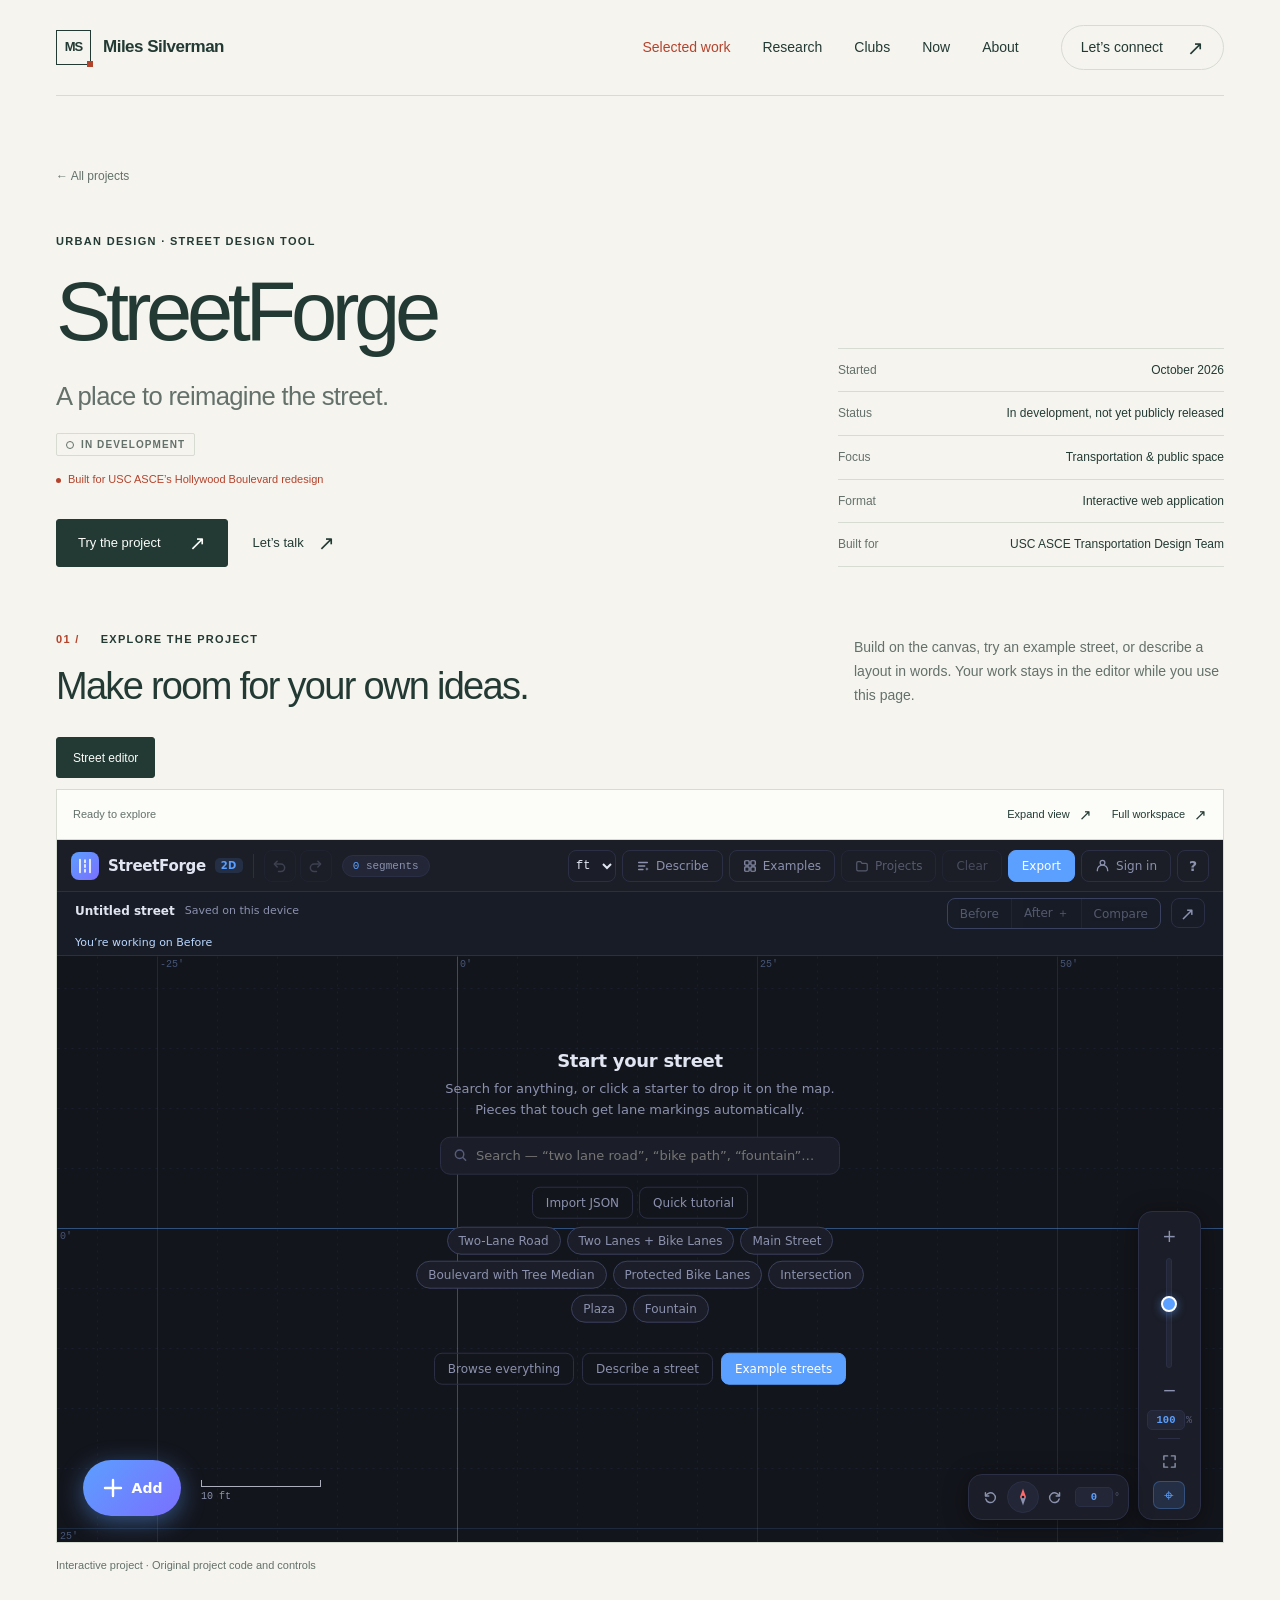
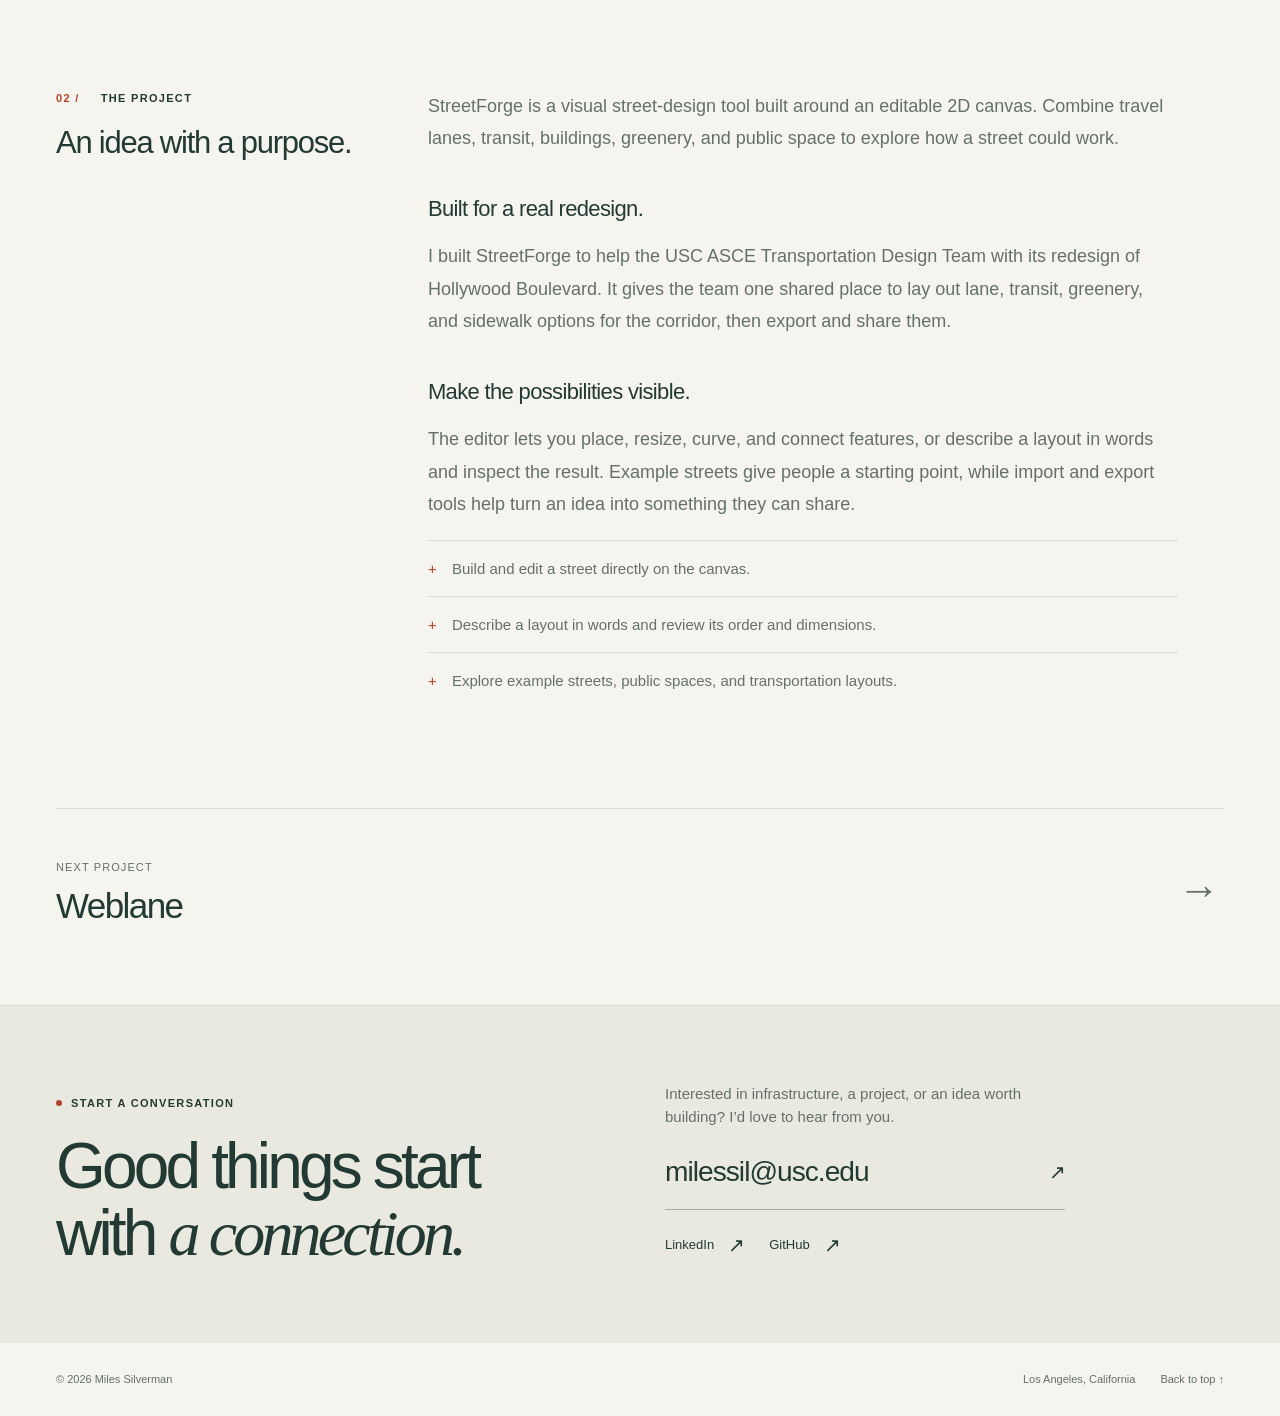
<file: projects/streetforge/index.html>
<!doctype html>
<html lang="en">
<head>
<meta charset="UTF-8">
<meta name="viewport" content="width=device-width,initial-scale=1">
<meta name="theme-color" content="#f5f4ee">
<title>StreetForge — Miles Silverman</title>
<meta name="description" content="StreetForge: an interactive 2D street-design editor, built for USC ASCE’s Hollywood Boulevard redesign.">
<link rel="canonical" href="https://www.milessilverman.com/projects/streetforge/">
<meta property="og:type" content="article">
<meta property="og:title" content="StreetForge — Miles Silverman">
<meta property="og:description" content="StreetForge: an interactive 2D street-design editor, built for USC ASCE’s Hollywood Boulevard redesign.">
<meta property="og:url" content="https://www.milessilverman.com/projects/streetforge/">
<meta property="og:site_name" content="Miles Silverman">
<link rel="icon" href="/favicon.svg" type="image/svg+xml">
<link rel="stylesheet" href="/assets/site.css">
</head>
<body>
<a class="skip" href="#main">Skip to content</a><header class="site-header wrap"><a class="brand" href="/" aria-label="Miles Silverman, home"><span class="brand-mark" aria-hidden="true">MS</span><span>Miles Silverman</span></a><nav class="desktop-nav" aria-label="Main navigation"><a href="/#work" aria-current="page">Selected work</a><a href="/#research">Research</a><a href="/#clubs">Clubs</a><a href="/#now">Now</a><a href="/#about">About</a><a class="contact-link" href="/#contact">Let’s connect <span class="arrow" aria-hidden="true">↗</span></a></nav><button class="menu-button" type="button" aria-expanded="false" aria-controls="mobile-navigation">Menu +</button><nav class="mobile-nav" id="mobile-navigation" aria-label="Mobile navigation"><a href="/#work" aria-current="page">Selected work</a><a href="/#research">Research</a><a href="/#clubs">Clubs</a><a href="/#now">Now</a><a href="/#about">About</a><a href="/#contact">Let’s connect <span class="arrow" aria-hidden="true">↗</span></a></nav></header><main id="main"><section class="sub-hero wrap"><a class="back-link" href="/#work">← All projects</a><div class="sub-hero-grid"><div><div class="eyebrow">Urban design · Street design tool</div><h1>StreetForge</h1><p class="sub-title">A place to reimagine the street.</p><span class="stage dev">In development</span><div class="project-status">Built for USC ASCE’s Hollywood Boulevard redesign</div><div class="hero-actions"><a class="button" href="#experience">Try the project<span class="arrow" aria-hidden="true">↗</span></a><a class="text-link" href="#contact">Let’s talk <span class="arrow" aria-hidden="true">↗</span></a></div></div><dl class="project-facts"><div><dt>Started</dt><dd>October 2026</dd></div><div><dt>Status</dt><dd>In development, not yet publicly released</dd></div><div><dt>Focus</dt><dd>Transportation &amp; public space</dd></div><div><dt>Format</dt><dd>Interactive web application</dd></div><div><dt>Built for</dt><dd>USC ASCE Transportation Design Team</dd></div></dl></div></section><div class="wrap"><section class="project-experience" id="experience" aria-labelledby="experience-title"><div class="experience-heading"><div><div class="eyebrow"><span class="section-number">01 /</span> Explore the project</div><h2 id="experience-title">Make room for your own ideas.</h2></div><p>Build on the canvas, try an example street, or describe a layout in words. Your work stays in the editor while you use this page.</p></div><div class="workspace-tabs" role="tablist" aria-label="StreetForge views"><button type="button" class="workspace-tab" id="view-streetforge-editor" role="tab" aria-selected="true" aria-controls="workspace-panel" tabindex="0" data-workspace-view="editor" data-app-source="/apps/streetforge/index.html?embed=app">Street editor</button></div><section class="workspace-panel" id="workspace-panel" role="tabpanel" aria-labelledby="view-streetforge-editor"><div class="workspace-toolbar"><span class="workspace-status" data-workspace-status role="status" aria-live="polite">Loading street editor…</span><div><button class="workspace-expand" type="button" data-expand-workspace>Expand view <span class="arrow" aria-hidden="true">↗</span></button><a class="workspace-direct" href="/apps/streetforge/index.html?embed=app" data-workspace-direct>Full workspace <span class="arrow" aria-hidden="true">↗</span></a></div></div><div class="workspace-frames"><iframe class="workspace-frame" data-workspace-frame data-view-key="editor" data-app-source="/apps/streetforge/index.html?embed=app" data-embed-mode="app" name="miles:streetforge:app" title="StreetForge — Street editor" sandbox="allow-scripts allow-same-origin allow-downloads allow-modals allow-pointer-lock" allow="fullscreen; clipboard-write" allowfullscreen loading="lazy"></iframe></div></section><p class="workspace-caption">Interactive project · Original project code and controls</p></section><section class="detail-copy" id="project-overview" aria-labelledby="overview-title"><div><div class="eyebrow"><span class="section-number">02 /</span> The project</div><h2 id="overview-title" style="margin-top:18px">An idea with a purpose.</h2></div><div class="prose"><p>StreetForge is a visual street-design tool built around an editable 2D canvas. Combine travel lanes, transit, buildings, greenery, and public space to explore how a street could work.</p><h3>Built for a real redesign.</h3><p>I built StreetForge to help the USC ASCE Transportation Design Team with its redesign of Hollywood Boulevard. It gives the team one shared place to lay out lane, transit, greenery, and sidewalk options for the corridor, then export and share them.</p><h3>Make the possibilities visible.</h3><p>The editor lets you place, resize, curve, and connect features, or describe a layout in words and inspect the result. Example streets give people a starting point, while import and export tools help turn an idea into something they can share.</p><ul class="detail-points"><li>Build and edit a street directly on the canvas.</li><li>Describe a layout in words and review its order and dimensions.</li><li>Explore example streets, public spaces, and transportation layouts.</li></ul></div></section><a class="project-next" href="/projects/weblane/"><div><span>Next project</span><h2>Weblane</h2></div><span class="arrow" aria-hidden="true">→</span></a></div><section class="contact-section" id="contact" aria-labelledby="contact-title"><div class="wrap contact-grid"><div><div class="eyebrow"><span class="status-dot"></span> Start a conversation</div><h2 id="contact-title">Good things start<br>with <em>a connection.</em></h2></div><div class="contact-right"><p>Interested in infrastructure, a project, or an idea worth building? I’d love to hear from you.</p><a class="email-link" href="mailto:milessil@usc.edu">milessil@usc.edu<span class="arrow" aria-hidden="true">↗</span></a><div class="contact-secondary"><a class="text-link" href="https://linkedin.com/in/milessilverman" target="_blank" rel="noopener noreferrer">LinkedIn<span class="arrow" aria-hidden="true">↗</span><span class="sr-only"> (opens in a new tab)</span></a><a class="text-link" href="https://github.com/milessilverman" target="_blank" rel="noopener noreferrer">GitHub<span class="arrow" aria-hidden="true">↗</span><span class="sr-only"> (opens in a new tab)</span></a></div></div></div></section></main><footer class="footer wrap"><span>© 2026 Miles Silverman</span><div class="footer-right"><span>Los Angeles, California</span><a href="#main">Back to top ↑</a></div></footer>
<script src="/assets/site.js"></script>
</body>
</html>
</file>
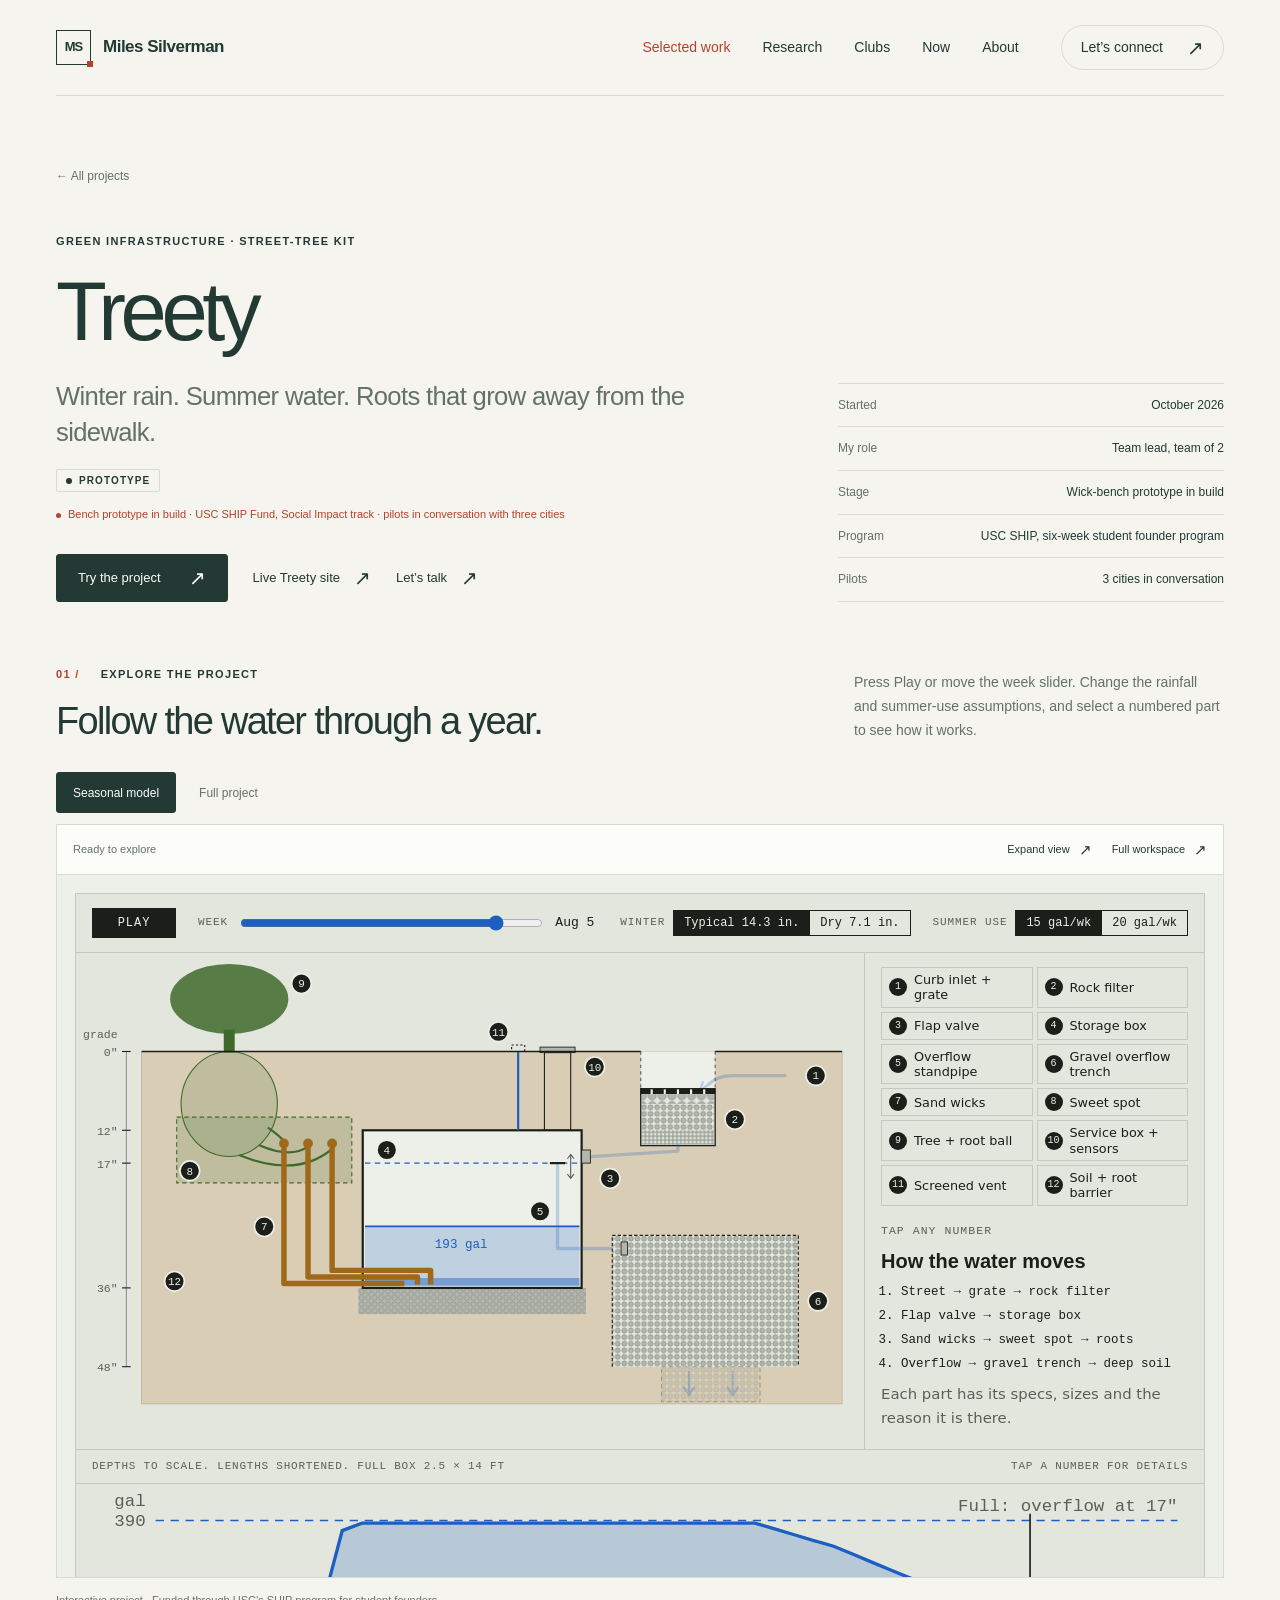
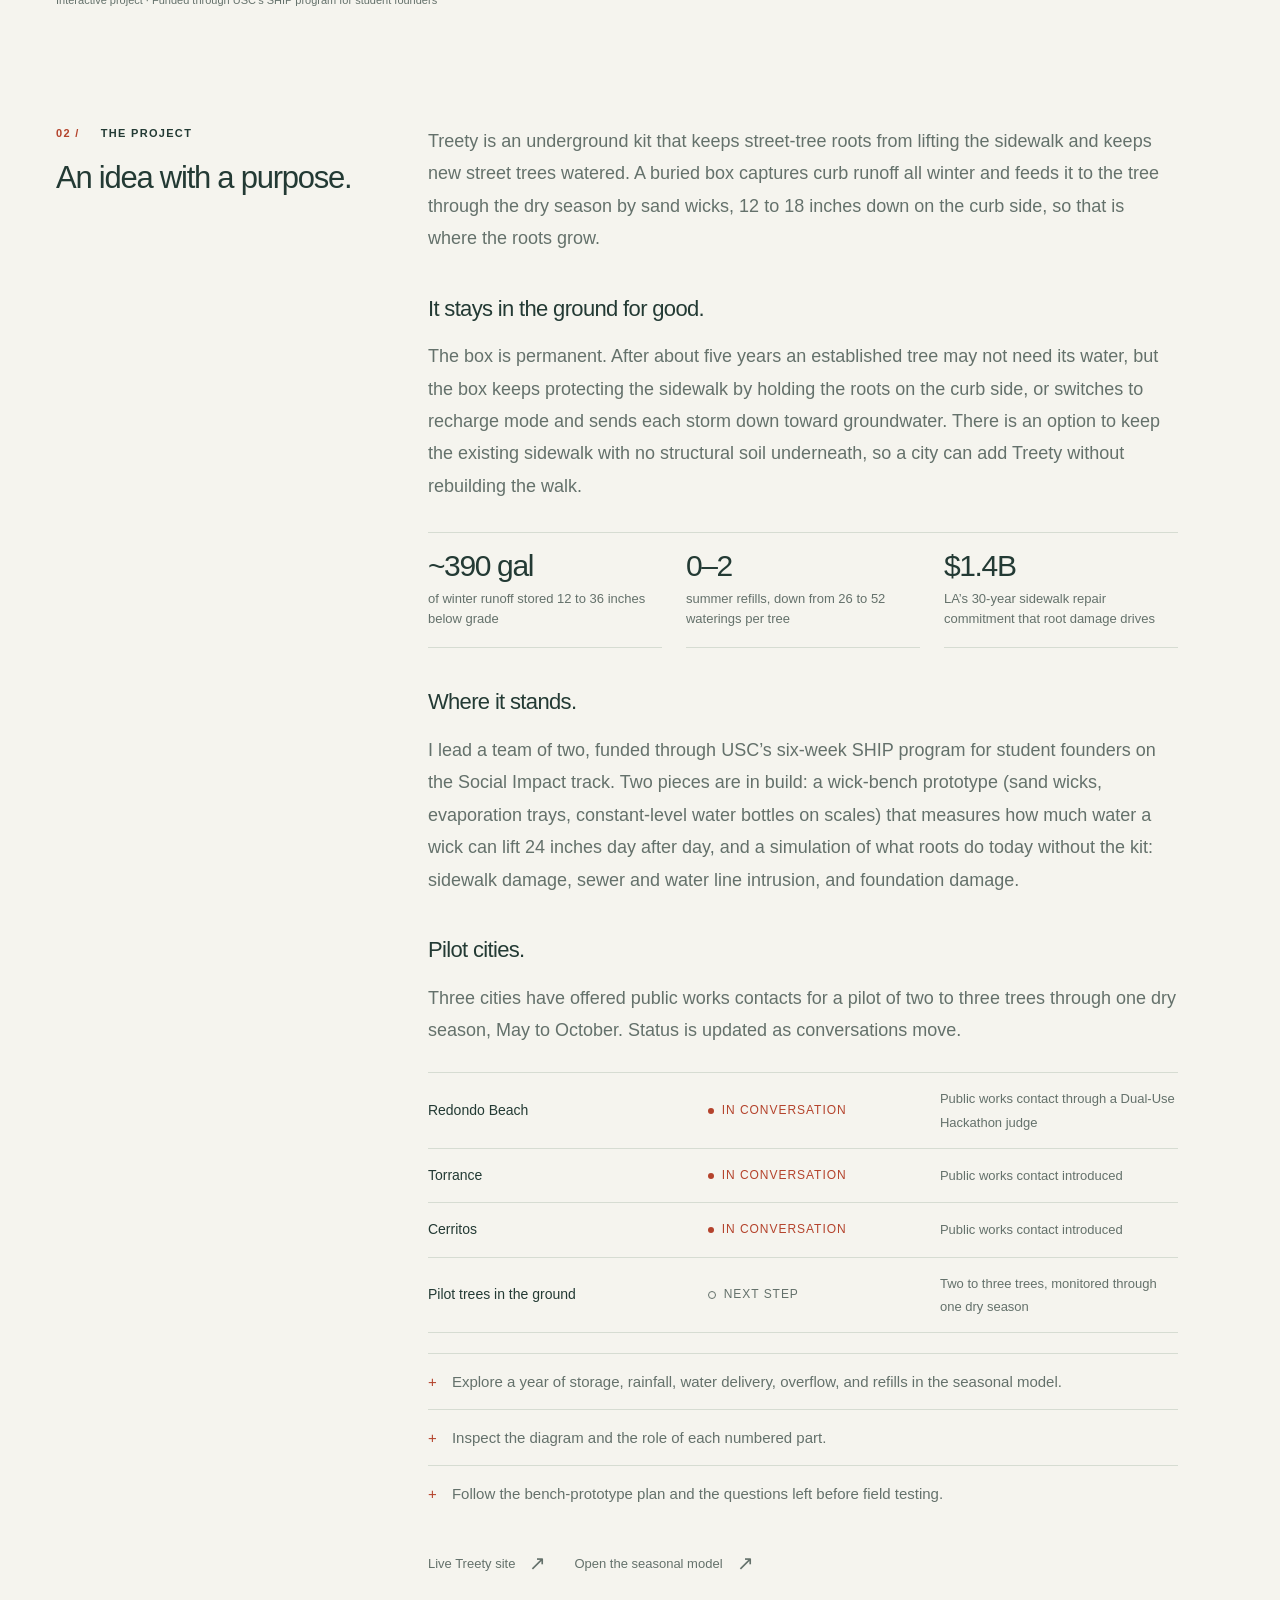
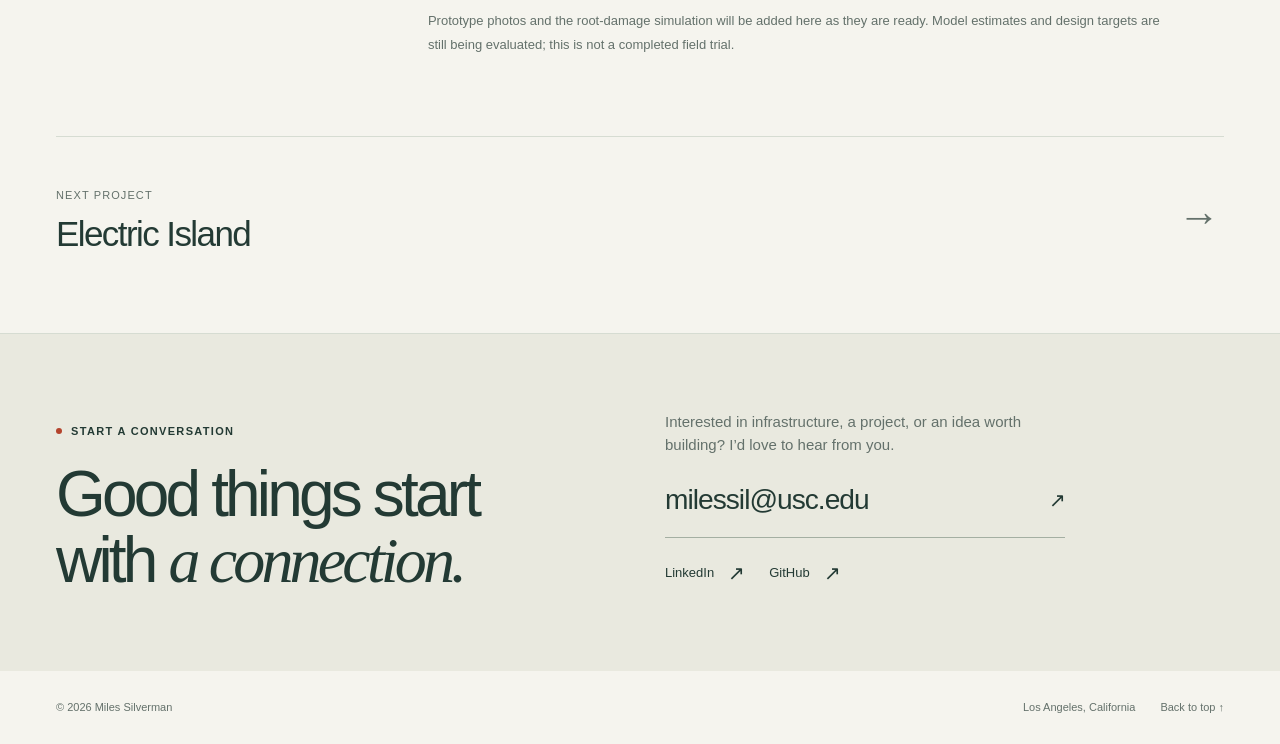
<file: projects/treety/index.html>
<!doctype html>
<html lang="en">
<head>
<meta charset="UTF-8">
<meta name="viewport" content="width=device-width,initial-scale=1">
<meta name="theme-color" content="#f5f4ee">
<title>Treety — Miles Silverman</title>
<meta name="description" content="Treety: an underground street-tree kit that keeps roots off the sidewalk and keeps new trees watered. Funded by USC’s SHIP program, with a bench prototype in build and pilots in conversation with three cities.">
<link rel="canonical" href="https://www.milessilverman.com/projects/treety/">
<meta property="og:type" content="article">
<meta property="og:title" content="Treety — Miles Silverman">
<meta property="og:description" content="Treety: an underground street-tree kit that keeps roots off the sidewalk and keeps new trees watered. Funded by USC’s SHIP program, with a bench prototype in build and pilots in conversation with three cities.">
<meta property="og:url" content="https://www.milessilverman.com/projects/treety/">
<meta property="og:site_name" content="Miles Silverman">
<link rel="icon" href="/favicon.svg" type="image/svg+xml">
<link rel="stylesheet" href="/assets/site.css">
</head>
<body>
<a class="skip" href="#main">Skip to content</a><header class="site-header wrap"><a class="brand" href="/" aria-label="Miles Silverman, home"><span class="brand-mark" aria-hidden="true">MS</span><span>Miles Silverman</span></a><nav class="desktop-nav" aria-label="Main navigation"><a href="/#work" aria-current="page">Selected work</a><a href="/#research">Research</a><a href="/#clubs">Clubs</a><a href="/#now">Now</a><a href="/#about">About</a><a class="contact-link" href="/#contact">Let’s connect <span class="arrow" aria-hidden="true">↗</span></a></nav><button class="menu-button" type="button" aria-expanded="false" aria-controls="mobile-navigation">Menu +</button><nav class="mobile-nav" id="mobile-navigation" aria-label="Mobile navigation"><a href="/#work" aria-current="page">Selected work</a><a href="/#research">Research</a><a href="/#clubs">Clubs</a><a href="/#now">Now</a><a href="/#about">About</a><a href="/#contact">Let’s connect <span class="arrow" aria-hidden="true">↗</span></a></nav></header><main id="main"><section class="sub-hero wrap"><a class="back-link" href="/#work">← All projects</a><div class="sub-hero-grid"><div><div class="eyebrow">Green infrastructure · Street-tree kit</div><h1>Treety</h1><p class="sub-title">Winter rain. Summer water. Roots that grow away from the sidewalk.</p><span class="stage prototype">Prototype</span><div class="project-status">Bench prototype in build · USC SHIP Fund, Social Impact track · pilots in conversation with three cities</div><div class="hero-actions"><a class="button" href="#experience">Try the project<span class="arrow" aria-hidden="true">↗</span></a><a class="text-link" href="https://milessilverman.github.io/treety/" target="_blank" rel="noopener noreferrer">Live Treety site<span class="arrow" aria-hidden="true">↗</span><span class="sr-only"> (opens in a new tab)</span></a><a class="text-link" href="#contact">Let’s talk <span class="arrow" aria-hidden="true">↗</span></a></div></div><dl class="project-facts"><div><dt>Started</dt><dd>October 2026</dd></div><div><dt>My role</dt><dd>Team lead, team of 2</dd></div><div><dt>Stage</dt><dd>Wick-bench prototype in build</dd></div><div><dt>Program</dt><dd>USC SHIP, six-week student founder program</dd></div><div><dt>Pilots</dt><dd>3 cities in conversation</dd></div></dl></div></section><div class="wrap"><section class="project-experience" id="experience" aria-labelledby="experience-title"><div class="experience-heading"><div><div class="eyebrow"><span class="section-number">01 /</span> Explore the project</div><h2 id="experience-title">Follow the water through a year.</h2></div><p>Press Play or move the week slider. Change the rainfall and summer-use assumptions, and select a numbered part to see how it works.</p></div><div class="workspace-tabs" role="tablist" aria-label="Treety views"><button type="button" class="workspace-tab" id="view-treety-diagram" role="tab" aria-selected="true" aria-controls="workspace-panel" tabindex="0" data-workspace-view="diagram" data-app-source="/apps/treety/index.html?embed=diagram">Seasonal model</button><button type="button" class="workspace-tab" id="view-treety-full" role="tab" aria-selected="false" aria-controls="workspace-panel" tabindex="-1" data-workspace-view="full" data-app-source="/apps/treety/index.html?embed=app">Full project</button></div><section class="workspace-panel" id="workspace-panel" role="tabpanel" aria-labelledby="view-treety-diagram"><div class="workspace-toolbar"><span class="workspace-status" data-workspace-status role="status" aria-live="polite">Loading seasonal model…</span><div><button class="workspace-expand" type="button" data-expand-workspace>Expand view <span class="arrow" aria-hidden="true">↗</span></button><a class="workspace-direct" href="/apps/treety/index.html?embed=diagram" data-workspace-direct>Full workspace <span class="arrow" aria-hidden="true">↗</span></a></div></div><div class="workspace-frames"><iframe class="workspace-frame" data-workspace-frame data-view-key="diagram" data-app-source="/apps/treety/index.html?embed=diagram" data-embed-mode="diagram" name="miles:treety:diagram" title="Treety — Seasonal model" sandbox="allow-scripts allow-same-origin allow-downloads allow-modals allow-pointer-lock" allow="fullscreen; clipboard-write" allowfullscreen loading="lazy"></iframe></div></section><p class="workspace-caption">Interactive project · Funded through USC’s SHIP program for student founders</p></section><section class="detail-copy" id="project-overview" aria-labelledby="overview-title"><div><div class="eyebrow"><span class="section-number">02 /</span> The project</div><h2 id="overview-title" style="margin-top:18px">An idea with a purpose.</h2></div><div class="prose"><p>Treety is an underground kit that keeps street-tree roots from lifting the sidewalk and keeps new street trees watered. A buried box captures curb runoff all winter and feeds it to the tree through the dry season by sand wicks, 12 to 18 inches down on the curb side, so that is where the roots grow.</p><h3>It stays in the ground for good.</h3><p>The box is permanent. After about five years an established tree may not need its water, but the box keeps protecting the sidewalk by holding the roots on the curb side, or switches to recharge mode and sends each storm down toward groundwater. There is an option to keep the existing sidewalk with no structural soil underneath, so a city can add Treety without rebuilding the walk.</p><dl class="project-numbers"><div><dt>~390 gal</dt><dd>of winter runoff stored 12 to 36 inches below grade</dd></div><div><dt>0–2</dt><dd>summer refills, down from 26 to 52 waterings per tree</dd></div><div><dt>$1.4B</dt><dd>LA’s 30-year sidewalk repair commitment that root damage drives</dd></div></dl><h3>Where it stands.</h3><p>I lead a team of two, funded through USC’s six-week SHIP program for student founders on the Social Impact track. Two pieces are in build: a wick-bench prototype (sand wicks, evaporation trays, constant-level water bottles on scales) that measures how much water a wick can lift 24 inches day after day, and a simulation of what roots do today without the kit: sidewalk damage, sewer and water line intrusion, and foundation damage.</p><h3>Pilot cities.</h3><p>Three cities have offered public works contacts for a pilot of two to three trees through one dry season, May to October. Status is updated as conversations move.</p><dl class="pilot-tracker" aria-label="Pilot city status"><div><dt>Redondo Beach</dt><dd class="pilot-stage">In conversation</dd><dd>Public works contact through a Dual-Use Hackathon judge</dd></div><div><dt>Torrance</dt><dd class="pilot-stage">In conversation</dd><dd>Public works contact introduced</dd></div><div><dt>Cerritos</dt><dd class="pilot-stage">In conversation</dd><dd>Public works contact introduced</dd></div><div><dt>Pilot trees in the ground</dt><dd class="pilot-stage queued">Next step</dd><dd>Two to three trees, monitored through one dry season</dd></div></dl><ul class="detail-points"><li>Explore a year of storage, rainfall, water delivery, overflow, and refills in the seasonal model.</li><li>Inspect the diagram and the role of each numbered part.</li><li>Follow the bench-prototype plan and the questions left before field testing.</li></ul><div class="prose-links"><a class="text-link" href="https://milessilverman.github.io/treety/" target="_blank" rel="noopener noreferrer">Live Treety site<span class="arrow" aria-hidden="true">↗</span><span class="sr-only"> (opens in a new tab)</span></a><a class="text-link" href="#experience">Open the seasonal model<span class="arrow" aria-hidden="true">↗</span></a></div><p class="quiet">Prototype photos and the root-damage simulation will be added here as they are ready. Model estimates and design targets are still being evaluated; this is not a completed field trial.</p></div></section><a class="project-next" href="/projects/electric-island/"><div><span>Next project</span><h2>Electric Island</h2></div><span class="arrow" aria-hidden="true">→</span></a></div><section class="contact-section" id="contact" aria-labelledby="contact-title"><div class="wrap contact-grid"><div><div class="eyebrow"><span class="status-dot"></span> Start a conversation</div><h2 id="contact-title">Good things start<br>with <em>a connection.</em></h2></div><div class="contact-right"><p>Interested in infrastructure, a project, or an idea worth building? I’d love to hear from you.</p><a class="email-link" href="mailto:milessil@usc.edu">milessil@usc.edu<span class="arrow" aria-hidden="true">↗</span></a><div class="contact-secondary"><a class="text-link" href="https://linkedin.com/in/milessilverman" target="_blank" rel="noopener noreferrer">LinkedIn<span class="arrow" aria-hidden="true">↗</span><span class="sr-only"> (opens in a new tab)</span></a><a class="text-link" href="https://github.com/milessilverman" target="_blank" rel="noopener noreferrer">GitHub<span class="arrow" aria-hidden="true">↗</span><span class="sr-only"> (opens in a new tab)</span></a></div></div></div></section></main><footer class="footer wrap"><span>© 2026 Miles Silverman</span><div class="footer-right"><span>Los Angeles, California</span><a href="#main">Back to top ↑</a></div></footer>
<script src="/assets/site.js"></script>
</body>
</html>
</file>
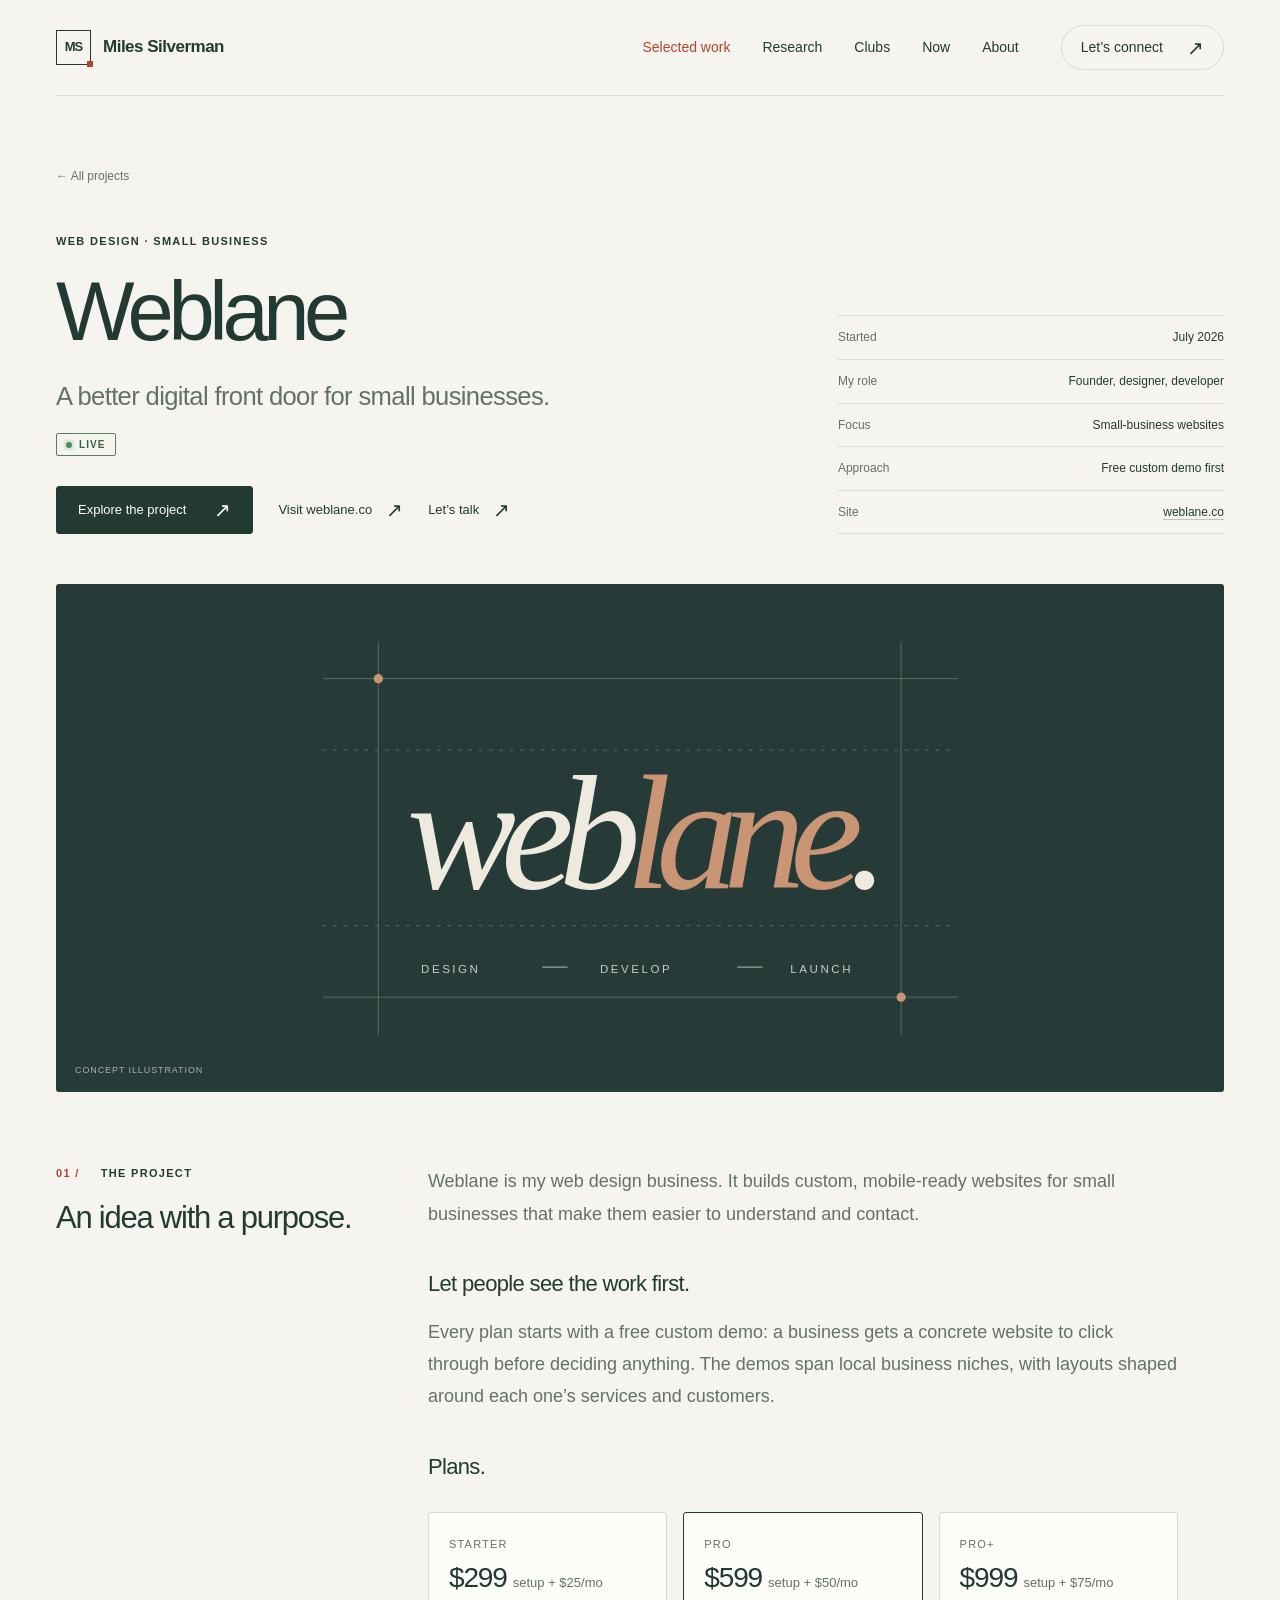
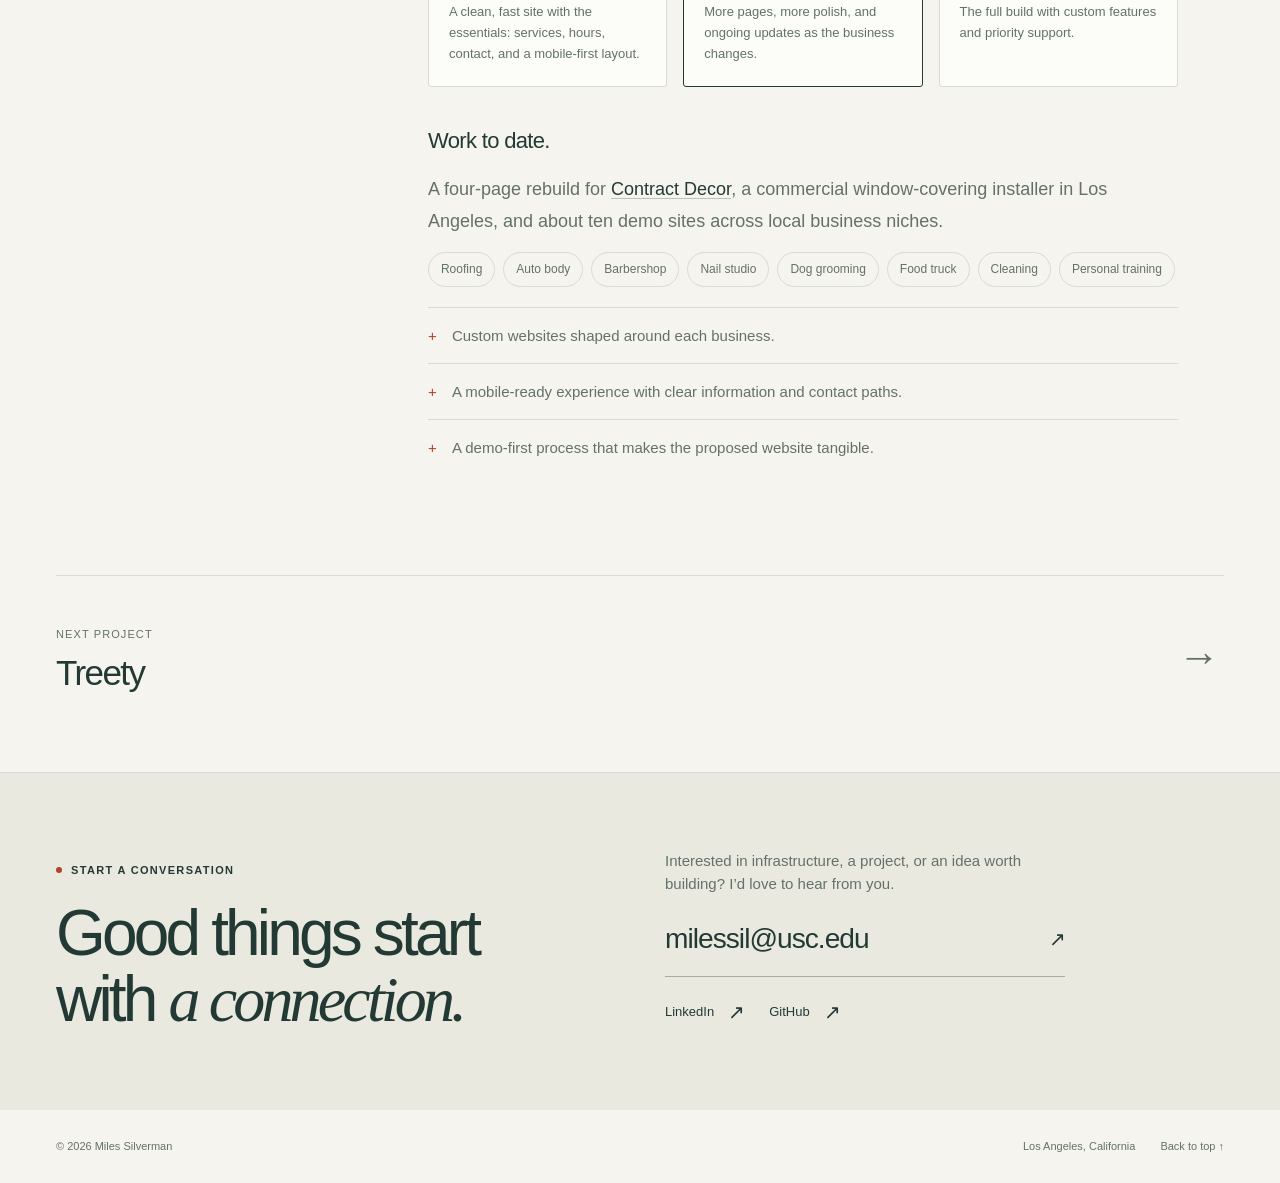
<file: projects/weblane/index.html>
<!doctype html>
<html lang="en">
<head>
<meta charset="UTF-8">
<meta name="viewport" content="width=device-width,initial-scale=1">
<meta name="theme-color" content="#f5f4ee">
<title>Weblane — Miles Silverman</title>
<meta name="description" content="Weblane: custom, mobile-ready websites for small businesses, with a free demo first.">
<link rel="canonical" href="https://www.milessilverman.com/projects/weblane/">
<meta property="og:type" content="article">
<meta property="og:title" content="Weblane — Miles Silverman">
<meta property="og:description" content="Weblane: custom, mobile-ready websites for small businesses, with a free demo first.">
<meta property="og:url" content="https://www.milessilverman.com/projects/weblane/">
<meta property="og:site_name" content="Miles Silverman">
<link rel="icon" href="/favicon.svg" type="image/svg+xml">
<link rel="stylesheet" href="/assets/site.css">
</head>
<body>
<a class="skip" href="#main">Skip to content</a><header class="site-header wrap"><a class="brand" href="/" aria-label="Miles Silverman, home"><span class="brand-mark" aria-hidden="true">MS</span><span>Miles Silverman</span></a><nav class="desktop-nav" aria-label="Main navigation"><a href="/#work" aria-current="page">Selected work</a><a href="/#research">Research</a><a href="/#clubs">Clubs</a><a href="/#now">Now</a><a href="/#about">About</a><a class="contact-link" href="/#contact">Let’s connect <span class="arrow" aria-hidden="true">↗</span></a></nav><button class="menu-button" type="button" aria-expanded="false" aria-controls="mobile-navigation">Menu +</button><nav class="mobile-nav" id="mobile-navigation" aria-label="Mobile navigation"><a href="/#work" aria-current="page">Selected work</a><a href="/#research">Research</a><a href="/#clubs">Clubs</a><a href="/#now">Now</a><a href="/#about">About</a><a href="/#contact">Let’s connect <span class="arrow" aria-hidden="true">↗</span></a></nav></header><main id="main"><section class="sub-hero wrap"><a class="back-link" href="/#work">← All projects</a><div class="sub-hero-grid"><div><div class="eyebrow">Web design · Small business</div><h1>Weblane</h1><p class="sub-title">A better digital front door for small businesses.</p><span class="stage live">Live</span><div class="hero-actions"><a class="button" href="#project-overview">Explore the project<span class="arrow" aria-hidden="true">↗</span></a><a class="text-link" href="https://weblane.co" target="_blank" rel="noopener noreferrer">Visit weblane.co<span class="arrow" aria-hidden="true">↗</span><span class="sr-only"> (opens in a new tab)</span></a><a class="text-link" href="#contact">Let’s talk <span class="arrow" aria-hidden="true">↗</span></a></div></div><dl class="project-facts"><div><dt>Started</dt><dd>July 2026</dd></div><div><dt>My role</dt><dd>Founder, designer, developer</dd></div><div><dt>Focus</dt><dd>Small-business websites</dd></div><div><dt>Approach</dt><dd>Free custom demo first</dd></div><div><dt>Site</dt><dd><a class="inline-link" href="https://weblane.co" target="_blank" rel="noopener noreferrer">weblane.co</a></dd></div></dl></div></section><div class="wrap"><div class="detail-art weblane"><svg xmlns="http://www.w3.org/2000/svg" viewBox="0 0 640 440" role="img" aria-label="Typographic illustration for Weblane, web design and development."><g fill="none" stroke="#5a7163" stroke-width=".8"><path d="M45 82H595M45 358H595M93 50V391M546 50V391"/><path d="M45 144H595M45 296H595" stroke-dasharray="3 6"/></g><text x="320" y="263" text-anchor="middle" font-family="Georgia,serif" font-style="italic" font-size="142" letter-spacing="-13" fill="#eeeade">web<tspan fill="#c99575">lane</tspan><tspan fill="#eeeade">.</tspan></text><g fill="#c4d0be" font-family="Arial,sans-serif" font-size="10" letter-spacing="2.2"><text x="130" y="337">DESIGN</text><text x="285" y="337">DEVELOP</text><text x="450" y="337">LAUNCH</text></g><g stroke="#92a68d" stroke-width="1"><path d="M235 332H257M404 332H426"/></g><circle cx="93" cy="82" r="4" fill="#c99575"/><circle cx="546" cy="358" r="4" fill="#c99575"/></svg><span class="visual-note">Concept illustration</span></div><section class="detail-copy" id="project-overview" aria-labelledby="overview-title"><div><div class="eyebrow"><span class="section-number">01 /</span> The project</div><h2 id="overview-title" style="margin-top:18px">An idea with a purpose.</h2></div><div class="prose"><p>Weblane is my web design business. It builds custom, mobile-ready websites for small businesses that make them easier to understand and contact.</p><h3>Let people see the work first.</h3><p>Every plan starts with a free custom demo: a business gets a concrete website to click through before deciding anything. The demos span local business niches, with layouts shaped around each one’s services and customers.</p><h3>Plans.</h3><div class="plan-grid"><div class="plan"><span class="plan-name">Starter</span><span class="plan-price">$299<small>setup + $25/mo</small></span><p>A clean, fast site with the essentials: services, hours, contact, and a mobile-first layout.</p></div><div class="plan featured"><span class="plan-name">Pro</span><span class="plan-price">$599<small>setup + $50/mo</small></span><p>More pages, more polish, and ongoing updates as the business changes.</p></div><div class="plan"><span class="plan-name">Pro+</span><span class="plan-price">$999<small>setup + $75/mo</small></span><p>The full build with custom features and priority support.</p></div></div><h3>Work to date.</h3><p>A four-page rebuild for <a class="inline-link" href="https://contractdecor.net" target="_blank" rel="noopener noreferrer">Contract Decor</a>, a commercial window-covering installer in Los Angeles, and about ten demo sites across local business niches.</p><div class="demo-list" aria-label="Demo site niches"><span>Roofing</span><span>Auto body</span><span>Barbershop</span><span>Nail studio</span><span>Dog grooming</span><span>Food truck</span><span>Cleaning</span><span>Personal training</span></div><ul class="detail-points"><li>Custom websites shaped around each business.</li><li>A mobile-ready experience with clear information and contact paths.</li><li>A demo-first process that makes the proposed website tangible.</li></ul></div></section><a class="project-next" href="/projects/treety/"><div><span>Next project</span><h2>Treety</h2></div><span class="arrow" aria-hidden="true">→</span></a></div><section class="contact-section" id="contact" aria-labelledby="contact-title"><div class="wrap contact-grid"><div><div class="eyebrow"><span class="status-dot"></span> Start a conversation</div><h2 id="contact-title">Good things start<br>with <em>a connection.</em></h2></div><div class="contact-right"><p>Interested in infrastructure, a project, or an idea worth building? I’d love to hear from you.</p><a class="email-link" href="mailto:milessil@usc.edu">milessil@usc.edu<span class="arrow" aria-hidden="true">↗</span></a><div class="contact-secondary"><a class="text-link" href="https://linkedin.com/in/milessilverman" target="_blank" rel="noopener noreferrer">LinkedIn<span class="arrow" aria-hidden="true">↗</span><span class="sr-only"> (opens in a new tab)</span></a><a class="text-link" href="https://github.com/milessilverman" target="_blank" rel="noopener noreferrer">GitHub<span class="arrow" aria-hidden="true">↗</span><span class="sr-only"> (opens in a new tab)</span></a></div></div></div></section></main><footer class="footer wrap"><span>© 2026 Miles Silverman</span><div class="footer-right"><span>Los Angeles, California</span><a href="#main">Back to top ↑</a></div></footer>
<script src="/assets/site.js"></script>
</body>
</html>
</file>
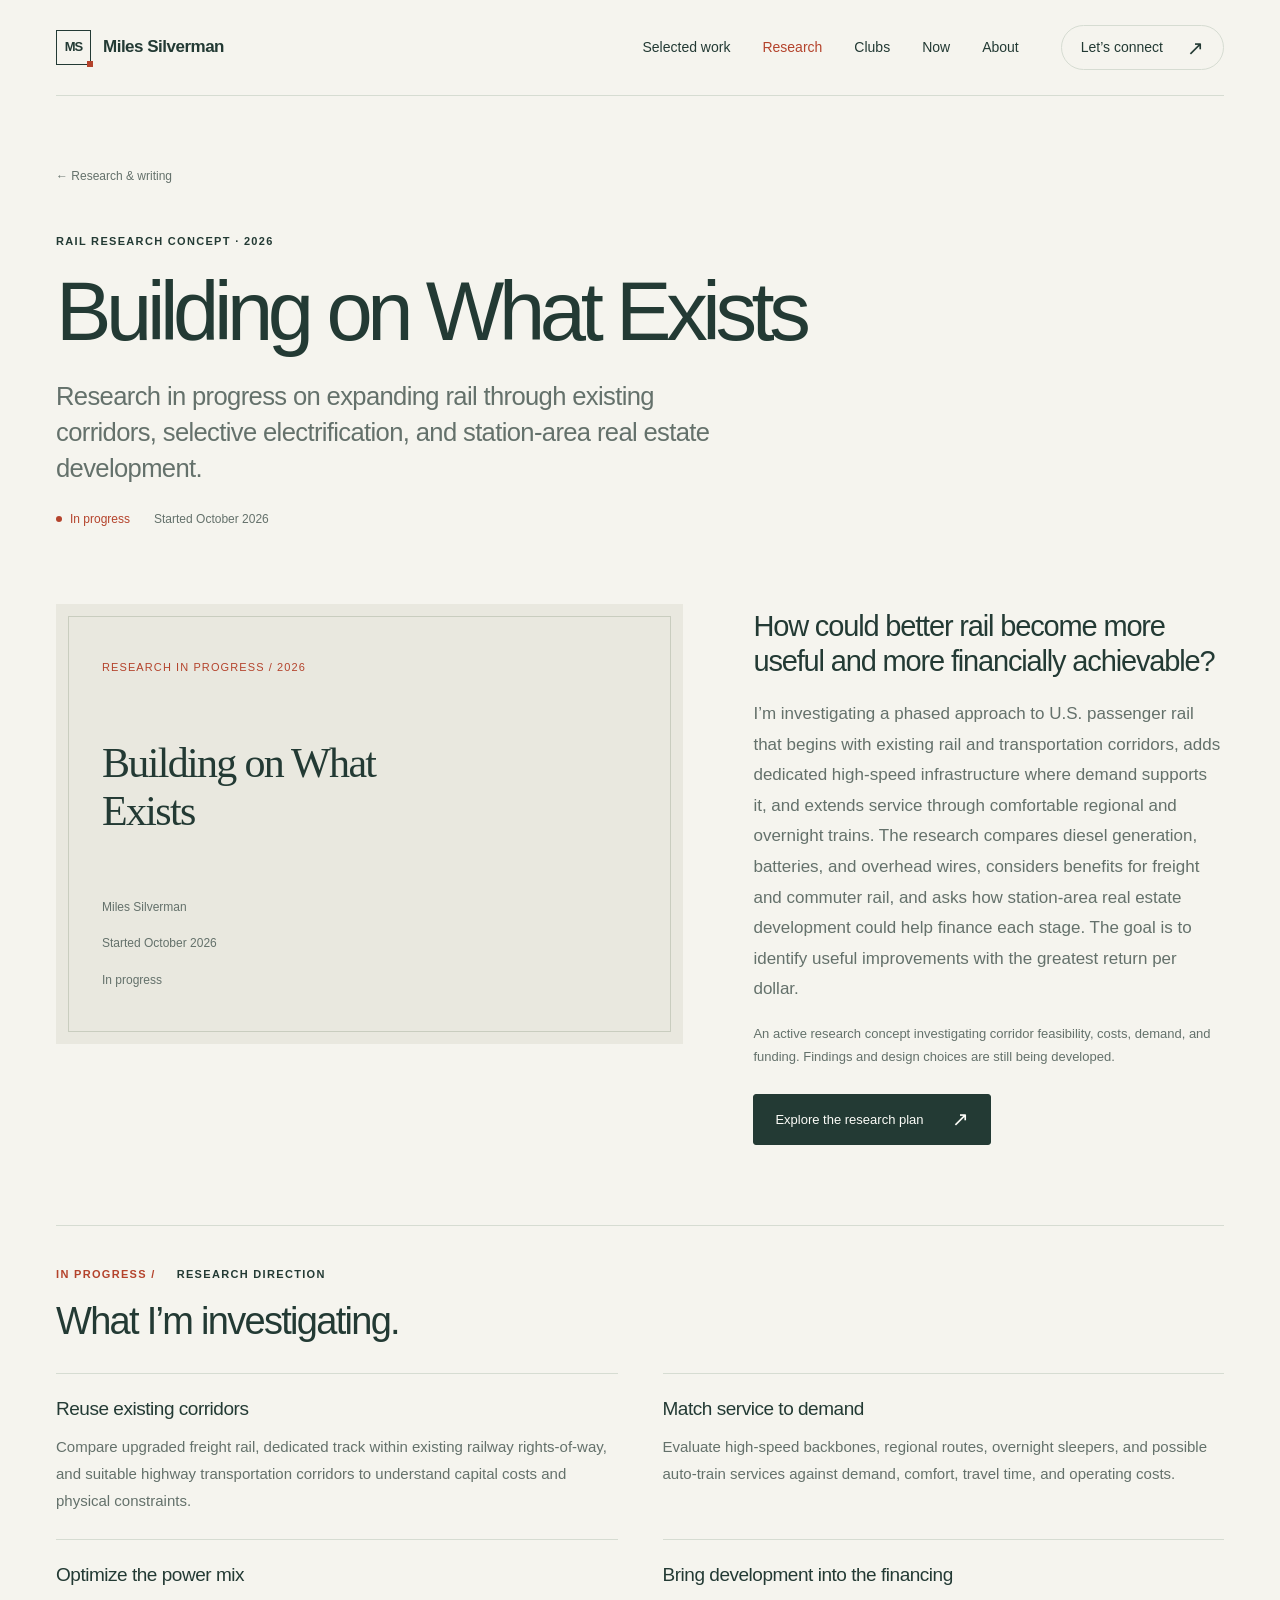
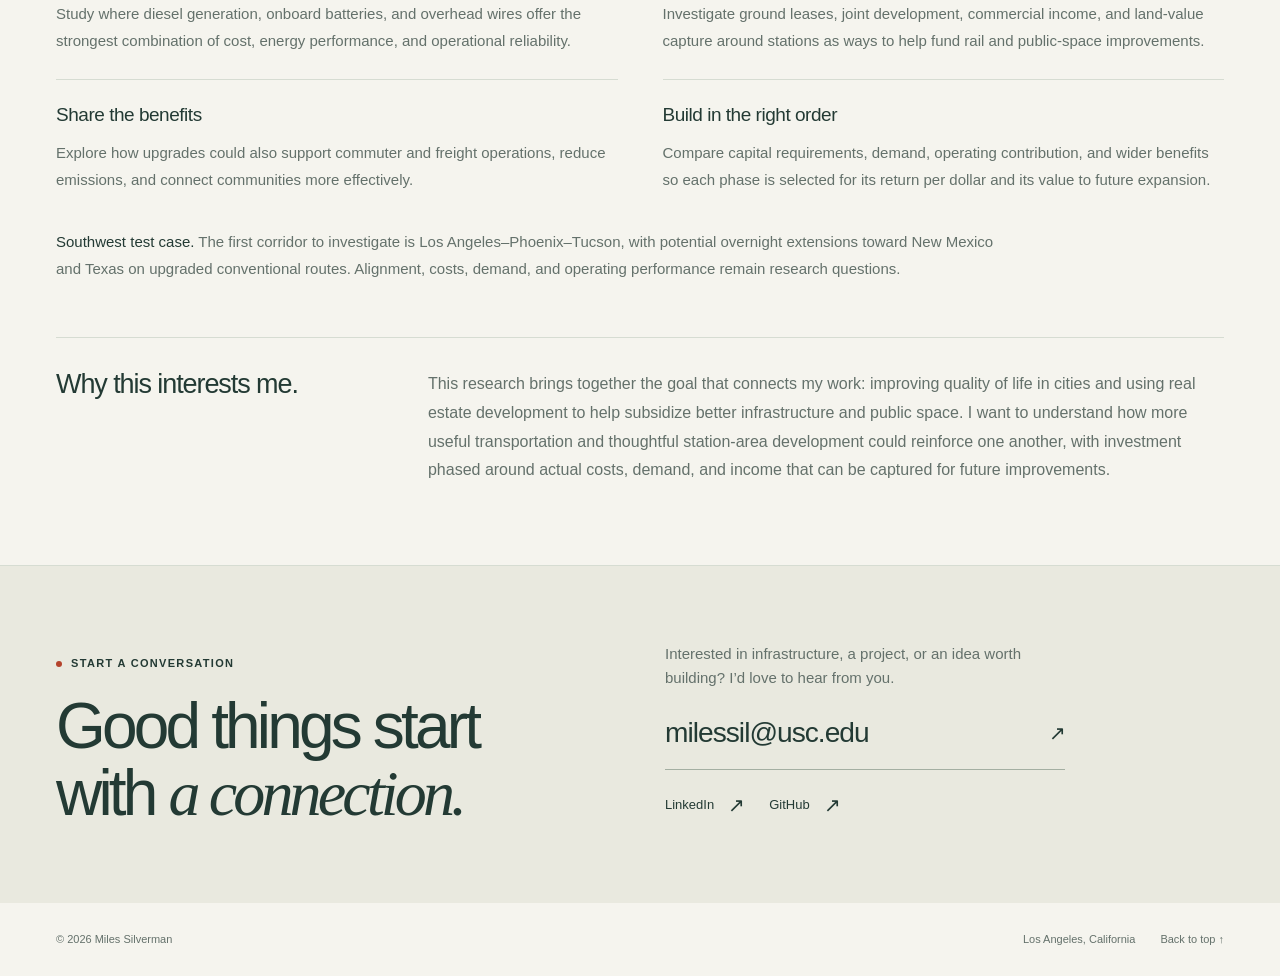
<file: research/building-on-what-exists/index.html>
<!doctype html>
<html lang="en">
<head>
<meta charset="UTF-8">
<meta name="viewport" content="width=device-width,initial-scale=1">
<meta name="theme-color" content="#f5f4ee">
<title>Building on What Exists — Miles Silverman</title>
<meta name="description" content="Building on What Exists: research in progress on expanding U.S. passenger rail through existing corridors.">
<link rel="canonical" href="https://www.milessilverman.com/research/building-on-what-exists/">
<meta property="og:type" content="article">
<meta property="og:title" content="Building on What Exists — Miles Silverman">
<meta property="og:description" content="Building on What Exists: research in progress on expanding U.S. passenger rail through existing corridors.">
<meta property="og:url" content="https://www.milessilverman.com/research/building-on-what-exists/">
<meta property="og:site_name" content="Miles Silverman">
<link rel="icon" href="/favicon.svg" type="image/svg+xml">
<link rel="stylesheet" href="/assets/site.css">
</head>
<body>
<a class="skip" href="#main">Skip to content</a><header class="site-header wrap"><a class="brand" href="/" aria-label="Miles Silverman, home"><span class="brand-mark" aria-hidden="true">MS</span><span>Miles Silverman</span></a><nav class="desktop-nav" aria-label="Main navigation"><a href="/#work">Selected work</a><a href="/#research" aria-current="page">Research</a><a href="/#clubs">Clubs</a><a href="/#now">Now</a><a href="/#about">About</a><a class="contact-link" href="/#contact">Let’s connect <span class="arrow" aria-hidden="true">↗</span></a></nav><button class="menu-button" type="button" aria-expanded="false" aria-controls="mobile-navigation">Menu +</button><nav class="mobile-nav" id="mobile-navigation" aria-label="Mobile navigation"><a href="/#work">Selected work</a><a href="/#research" aria-current="page">Research</a><a href="/#clubs">Clubs</a><a href="/#now">Now</a><a href="/#about">About</a><a href="/#contact">Let’s connect <span class="arrow" aria-hidden="true">↗</span></a></nav></header><main id="main"><section class="sub-hero wrap"><a class="back-link" href="/#research">← Research & writing</a><div class="eyebrow">Rail research concept · 2026</div><h1 style="max-width:1050px">Building on What Exists</h1><p class="sub-title">Research in progress on expanding rail through existing corridors, selective electrification, and station-area real estate development.</p><div class="paper-meta"><span class="paper-status">In progress</span><span>Started October 2026</span></div></section><div class="wrap"><section class="paper-layout" aria-labelledby="question-title"><div class="paper-cover"><div class="paper-mark">RESEARCH IN PROGRESS / 2026</div><h2>Building on What Exists</h2><div><p>Miles Silverman</p><p>Started October 2026</p><p>In progress</p></div></div><div class="paper-abstract"><h2 id="question-title">How could better rail become more useful and more financially achievable?</h2><p>I’m investigating a phased approach to U.S. passenger rail that begins with existing rail and transportation corridors, adds dedicated high-speed infrastructure where demand supports it, and extends service through comfortable regional and overnight trains. The research compares diesel generation, batteries, and overhead wires, considers benefits for freight and commuter rail, and asks how station-area real estate development could help finance each stage. The goal is to identify useful improvements with the greatest return per dollar.</p><p class="paper-context">An active research concept investigating corridor feasibility, costs, demand, and funding. Findings and design choices are still being developed.</p><a class="button" href="#research-plan">Explore the research plan<span class="arrow" aria-hidden="true">↗</span></a></div></section><section class="research-plan" id="research-plan" aria-labelledby="plan-title"><div class="eyebrow"><span class="section-number">In progress /</span> Research direction</div><h2 id="plan-title">What I’m investigating.</h2><div class="research-plan-grid"><article><h3>Reuse existing corridors</h3><p>Compare upgraded freight rail, dedicated track within existing railway rights-of-way, and suitable highway transportation corridors to understand capital costs and physical constraints.</p></article><article><h3>Match service to demand</h3><p>Evaluate high-speed backbones, regional routes, overnight sleepers, and possible auto-train services against demand, comfort, travel time, and operating costs.</p></article><article><h3>Optimize the power mix</h3><p>Study where diesel generation, onboard batteries, and overhead wires offer the strongest combination of cost, energy performance, and operational reliability.</p></article><article><h3>Bring development into the financing</h3><p>Investigate ground leases, joint development, commercial income, and land-value capture around stations as ways to help fund rail and public-space improvements.</p></article><article><h3>Share the benefits</h3><p>Explore how upgrades could also support commuter and freight operations, reduce emissions, and connect communities more effectively.</p></article><article><h3>Build in the right order</h3><p>Compare capital requirements, demand, operating contribution, and wider benefits so each phase is selected for its return per dollar and its value to future expansion.</p></article></div><p class="research-case"><strong>Southwest test case.</strong> The first corridor to investigate is Los Angeles–Phoenix–Tucson, with potential overnight extensions toward New Mexico and Texas on upgraded conventional routes. Alignment, costs, demand, and operating performance remain research questions.</p></section><section class="paper-reading" aria-labelledby="perspective-title"><h2 id="perspective-title">Why this interests me.</h2><p>This research brings together the goal that connects my work: improving quality of life in cities and using real estate development to help subsidize better infrastructure and public space. I want to understand how more useful transportation and thoughtful station-area development could reinforce one another, with investment phased around actual costs, demand, and income that can be captured for future improvements.</p></section></div><section class="contact-section" id="contact" aria-labelledby="contact-title"><div class="wrap contact-grid"><div><div class="eyebrow"><span class="status-dot"></span> Start a conversation</div><h2 id="contact-title">Good things start<br>with <em>a connection.</em></h2></div><div class="contact-right"><p>Interested in infrastructure, a project, or an idea worth building? I’d love to hear from you.</p><a class="email-link" href="mailto:milessil@usc.edu">milessil@usc.edu<span class="arrow" aria-hidden="true">↗</span></a><div class="contact-secondary"><a class="text-link" href="https://linkedin.com/in/milessilverman" target="_blank" rel="noopener noreferrer">LinkedIn<span class="arrow" aria-hidden="true">↗</span><span class="sr-only"> (opens in a new tab)</span></a><a class="text-link" href="https://github.com/milessilverman" target="_blank" rel="noopener noreferrer">GitHub<span class="arrow" aria-hidden="true">↗</span><span class="sr-only"> (opens in a new tab)</span></a></div></div></div></section></main><footer class="footer wrap"><span>© 2026 Miles Silverman</span><div class="footer-right"><span>Los Angeles, California</span><a href="#main">Back to top ↑</a></div></footer>
<script src="/assets/site.js"></script>
</body>
</html>
</file>
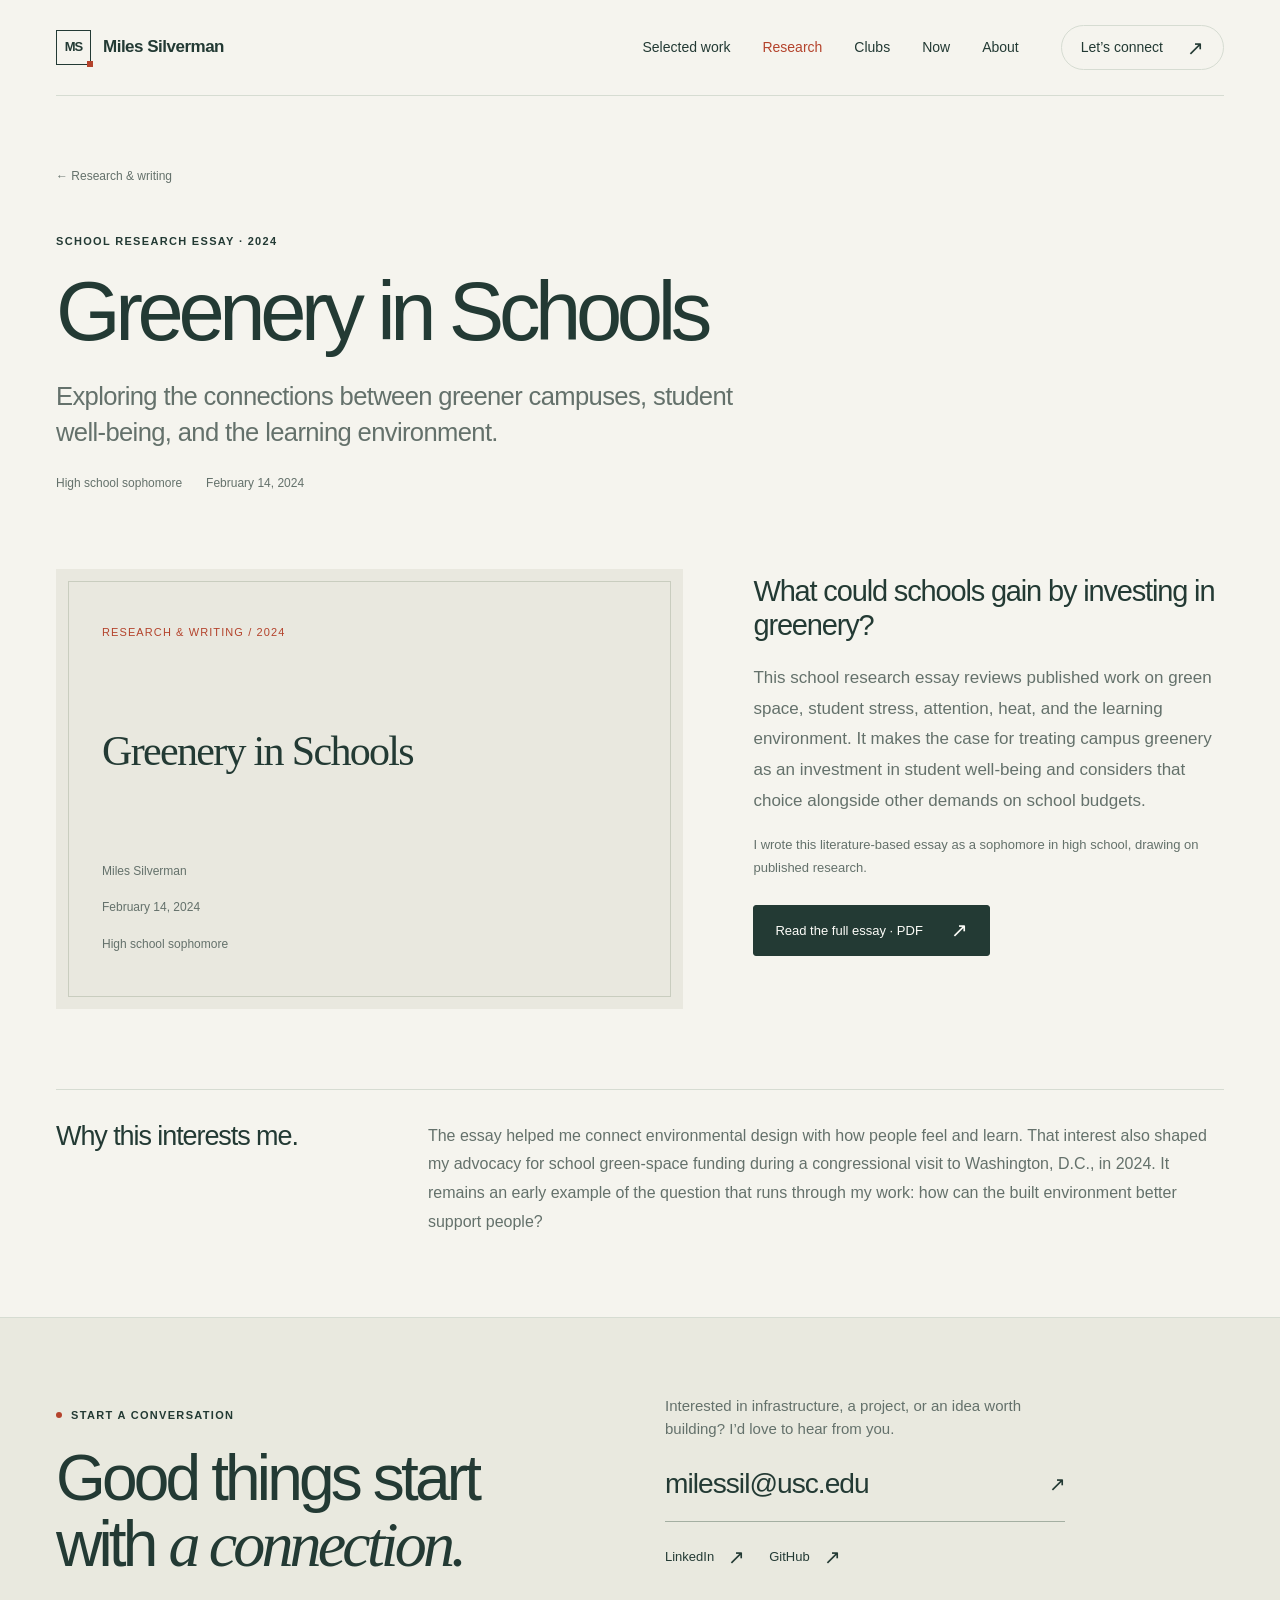
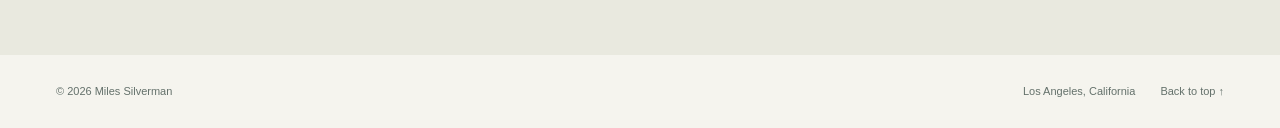
<file: research/greenery-in-schools/index.html>
<!doctype html>
<html lang="en">
<head>
<meta charset="UTF-8">
<meta name="viewport" content="width=device-width,initial-scale=1">
<meta name="theme-color" content="#f5f4ee">
<title>Greenery in Schools — Miles Silverman</title>
<meta name="description" content="Greenery in Schools: a research essay on green campuses, student well-being, and learning.">
<link rel="canonical" href="https://www.milessilverman.com/research/greenery-in-schools/">
<meta property="og:type" content="article">
<meta property="og:title" content="Greenery in Schools — Miles Silverman">
<meta property="og:description" content="Greenery in Schools: a research essay on green campuses, student well-being, and learning.">
<meta property="og:url" content="https://www.milessilverman.com/research/greenery-in-schools/">
<meta property="og:site_name" content="Miles Silverman">
<link rel="icon" href="/favicon.svg" type="image/svg+xml">
<link rel="stylesheet" href="/assets/site.css">
</head>
<body>
<a class="skip" href="#main">Skip to content</a><header class="site-header wrap"><a class="brand" href="/" aria-label="Miles Silverman, home"><span class="brand-mark" aria-hidden="true">MS</span><span>Miles Silverman</span></a><nav class="desktop-nav" aria-label="Main navigation"><a href="/#work">Selected work</a><a href="/#research" aria-current="page">Research</a><a href="/#clubs">Clubs</a><a href="/#now">Now</a><a href="/#about">About</a><a class="contact-link" href="/#contact">Let’s connect <span class="arrow" aria-hidden="true">↗</span></a></nav><button class="menu-button" type="button" aria-expanded="false" aria-controls="mobile-navigation">Menu +</button><nav class="mobile-nav" id="mobile-navigation" aria-label="Mobile navigation"><a href="/#work">Selected work</a><a href="/#research" aria-current="page">Research</a><a href="/#clubs">Clubs</a><a href="/#now">Now</a><a href="/#about">About</a><a href="/#contact">Let’s connect <span class="arrow" aria-hidden="true">↗</span></a></nav></header><main id="main"><section class="sub-hero wrap"><a class="back-link" href="/#research">← Research & writing</a><div class="eyebrow">School research essay · 2024</div><h1 style="max-width:1050px">Greenery in Schools</h1><p class="sub-title">Exploring the connections between greener campuses, student well-being, and the learning environment.</p><div class="paper-meta"><span class="">High school sophomore</span><span>February 14, 2024</span></div></section><div class="wrap"><section class="paper-layout" aria-labelledby="question-title"><div class="paper-cover"><div class="paper-mark">RESEARCH & WRITING / 2024</div><h2>Greenery in Schools</h2><div><p>Miles Silverman</p><p>February 14, 2024</p><p>High school sophomore</p></div></div><div class="paper-abstract"><h2 id="question-title">What could schools gain by investing in greenery?</h2><p>This school research essay reviews published work on green space, student stress, attention, heat, and the learning environment. It makes the case for treating campus greenery as an investment in student well-being and considers that choice alongside other demands on school budgets.</p><p class="paper-context">I wrote this literature-based essay as a sophomore in high school, drawing on published research.</p><a class="button" data-document="greenery-in-schools.pdf" href="/documents/greenery-in-schools.pdf" target="_blank" rel="noopener">Read the full essay · PDF <span class="arrow" aria-hidden="true">↗</span><span class="sr-only"> (opens in a new tab)</span></a></div></section><section class="paper-reading" aria-labelledby="perspective-title"><h2 id="perspective-title">Why this interests me.</h2><p>The essay helped me connect environmental design with how people feel and learn. That interest also shaped my advocacy for school green-space funding during a congressional visit to Washington, D.C., in 2024. It remains an early example of the question that runs through my work: how can the built environment better support people?</p></section></div><section class="contact-section" id="contact" aria-labelledby="contact-title"><div class="wrap contact-grid"><div><div class="eyebrow"><span class="status-dot"></span> Start a conversation</div><h2 id="contact-title">Good things start<br>with <em>a connection.</em></h2></div><div class="contact-right"><p>Interested in infrastructure, a project, or an idea worth building? I’d love to hear from you.</p><a class="email-link" href="mailto:milessil@usc.edu">milessil@usc.edu<span class="arrow" aria-hidden="true">↗</span></a><div class="contact-secondary"><a class="text-link" href="https://linkedin.com/in/milessilverman" target="_blank" rel="noopener noreferrer">LinkedIn<span class="arrow" aria-hidden="true">↗</span><span class="sr-only"> (opens in a new tab)</span></a><a class="text-link" href="https://github.com/milessilverman" target="_blank" rel="noopener noreferrer">GitHub<span class="arrow" aria-hidden="true">↗</span><span class="sr-only"> (opens in a new tab)</span></a></div></div></div></section></main><footer class="footer wrap"><span>© 2026 Miles Silverman</span><div class="footer-right"><span>Los Angeles, California</span><a href="#main">Back to top ↑</a></div></footer>
<script src="/assets/site.js"></script>
</body>
</html>
</file>
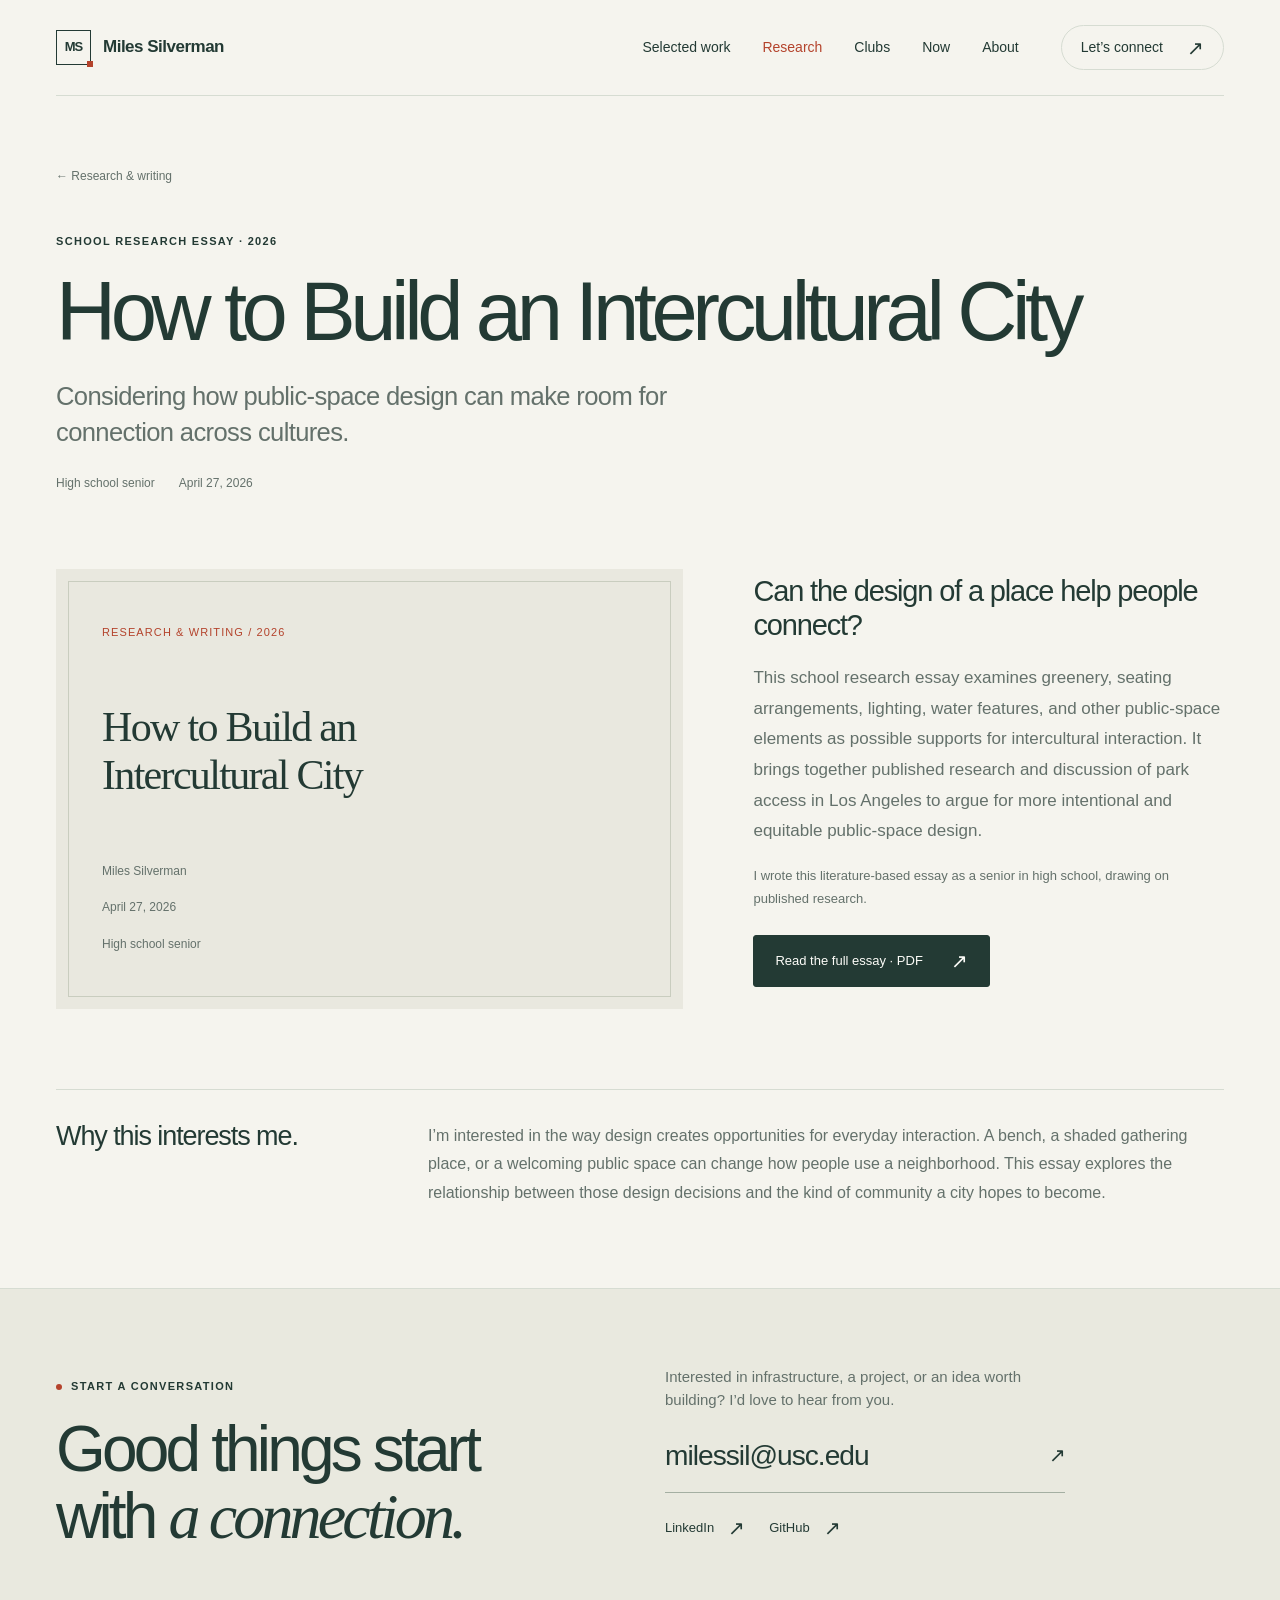
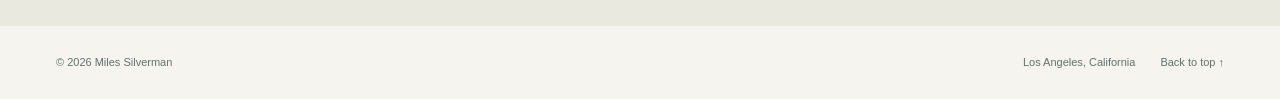
<file: research/intercultural-city/index.html>
<!doctype html>
<html lang="en">
<head>
<meta charset="UTF-8">
<meta name="viewport" content="width=device-width,initial-scale=1">
<meta name="theme-color" content="#f5f4ee">
<title>How to Build an Intercultural City — Miles Silverman</title>
<meta name="description" content="How to Build an Intercultural City: a research essay on public-space design and connection across cultures.">
<link rel="canonical" href="https://www.milessilverman.com/research/intercultural-city/">
<meta property="og:type" content="article">
<meta property="og:title" content="How to Build an Intercultural City — Miles Silverman">
<meta property="og:description" content="How to Build an Intercultural City: a research essay on public-space design and connection across cultures.">
<meta property="og:url" content="https://www.milessilverman.com/research/intercultural-city/">
<meta property="og:site_name" content="Miles Silverman">
<link rel="icon" href="/favicon.svg" type="image/svg+xml">
<link rel="stylesheet" href="/assets/site.css">
</head>
<body>
<a class="skip" href="#main">Skip to content</a><header class="site-header wrap"><a class="brand" href="/" aria-label="Miles Silverman, home"><span class="brand-mark" aria-hidden="true">MS</span><span>Miles Silverman</span></a><nav class="desktop-nav" aria-label="Main navigation"><a href="/#work">Selected work</a><a href="/#research" aria-current="page">Research</a><a href="/#clubs">Clubs</a><a href="/#now">Now</a><a href="/#about">About</a><a class="contact-link" href="/#contact">Let’s connect <span class="arrow" aria-hidden="true">↗</span></a></nav><button class="menu-button" type="button" aria-expanded="false" aria-controls="mobile-navigation">Menu +</button><nav class="mobile-nav" id="mobile-navigation" aria-label="Mobile navigation"><a href="/#work">Selected work</a><a href="/#research" aria-current="page">Research</a><a href="/#clubs">Clubs</a><a href="/#now">Now</a><a href="/#about">About</a><a href="/#contact">Let’s connect <span class="arrow" aria-hidden="true">↗</span></a></nav></header><main id="main"><section class="sub-hero wrap"><a class="back-link" href="/#research">← Research & writing</a><div class="eyebrow">School research essay · 2026</div><h1 style="max-width:1050px">How to Build an Intercultural City</h1><p class="sub-title">Considering how public-space design can make room for connection across cultures.</p><div class="paper-meta"><span class="">High school senior</span><span>April 27, 2026</span></div></section><div class="wrap"><section class="paper-layout" aria-labelledby="question-title"><div class="paper-cover"><div class="paper-mark">RESEARCH & WRITING / 2026</div><h2>How to Build an Intercultural City</h2><div><p>Miles Silverman</p><p>April 27, 2026</p><p>High school senior</p></div></div><div class="paper-abstract"><h2 id="question-title">Can the design of a place help people connect?</h2><p>This school research essay examines greenery, seating arrangements, lighting, water features, and other public-space elements as possible supports for intercultural interaction. It brings together published research and discussion of park access in Los Angeles to argue for more intentional and equitable public-space design.</p><p class="paper-context">I wrote this literature-based essay as a senior in high school, drawing on published research.</p><a class="button" data-document="intercultural-city.pdf" href="/documents/intercultural-city.pdf" target="_blank" rel="noopener">Read the full essay · PDF <span class="arrow" aria-hidden="true">↗</span><span class="sr-only"> (opens in a new tab)</span></a></div></section><section class="paper-reading" aria-labelledby="perspective-title"><h2 id="perspective-title">Why this interests me.</h2><p>I’m interested in the way design creates opportunities for everyday interaction. A bench, a shaded gathering place, or a welcoming public space can change how people use a neighborhood. This essay explores the relationship between those design decisions and the kind of community a city hopes to become.</p></section></div><section class="contact-section" id="contact" aria-labelledby="contact-title"><div class="wrap contact-grid"><div><div class="eyebrow"><span class="status-dot"></span> Start a conversation</div><h2 id="contact-title">Good things start<br>with <em>a connection.</em></h2></div><div class="contact-right"><p>Interested in infrastructure, a project, or an idea worth building? I’d love to hear from you.</p><a class="email-link" href="mailto:milessil@usc.edu">milessil@usc.edu<span class="arrow" aria-hidden="true">↗</span></a><div class="contact-secondary"><a class="text-link" href="https://linkedin.com/in/milessilverman" target="_blank" rel="noopener noreferrer">LinkedIn<span class="arrow" aria-hidden="true">↗</span><span class="sr-only"> (opens in a new tab)</span></a><a class="text-link" href="https://github.com/milessilverman" target="_blank" rel="noopener noreferrer">GitHub<span class="arrow" aria-hidden="true">↗</span><span class="sr-only"> (opens in a new tab)</span></a></div></div></div></section></main><footer class="footer wrap"><span>© 2026 Miles Silverman</span><div class="footer-right"><span>Los Angeles, California</span><a href="#main">Back to top ↑</a></div></footer>
<script src="/assets/site.js"></script>
</body>
</html>
</file>
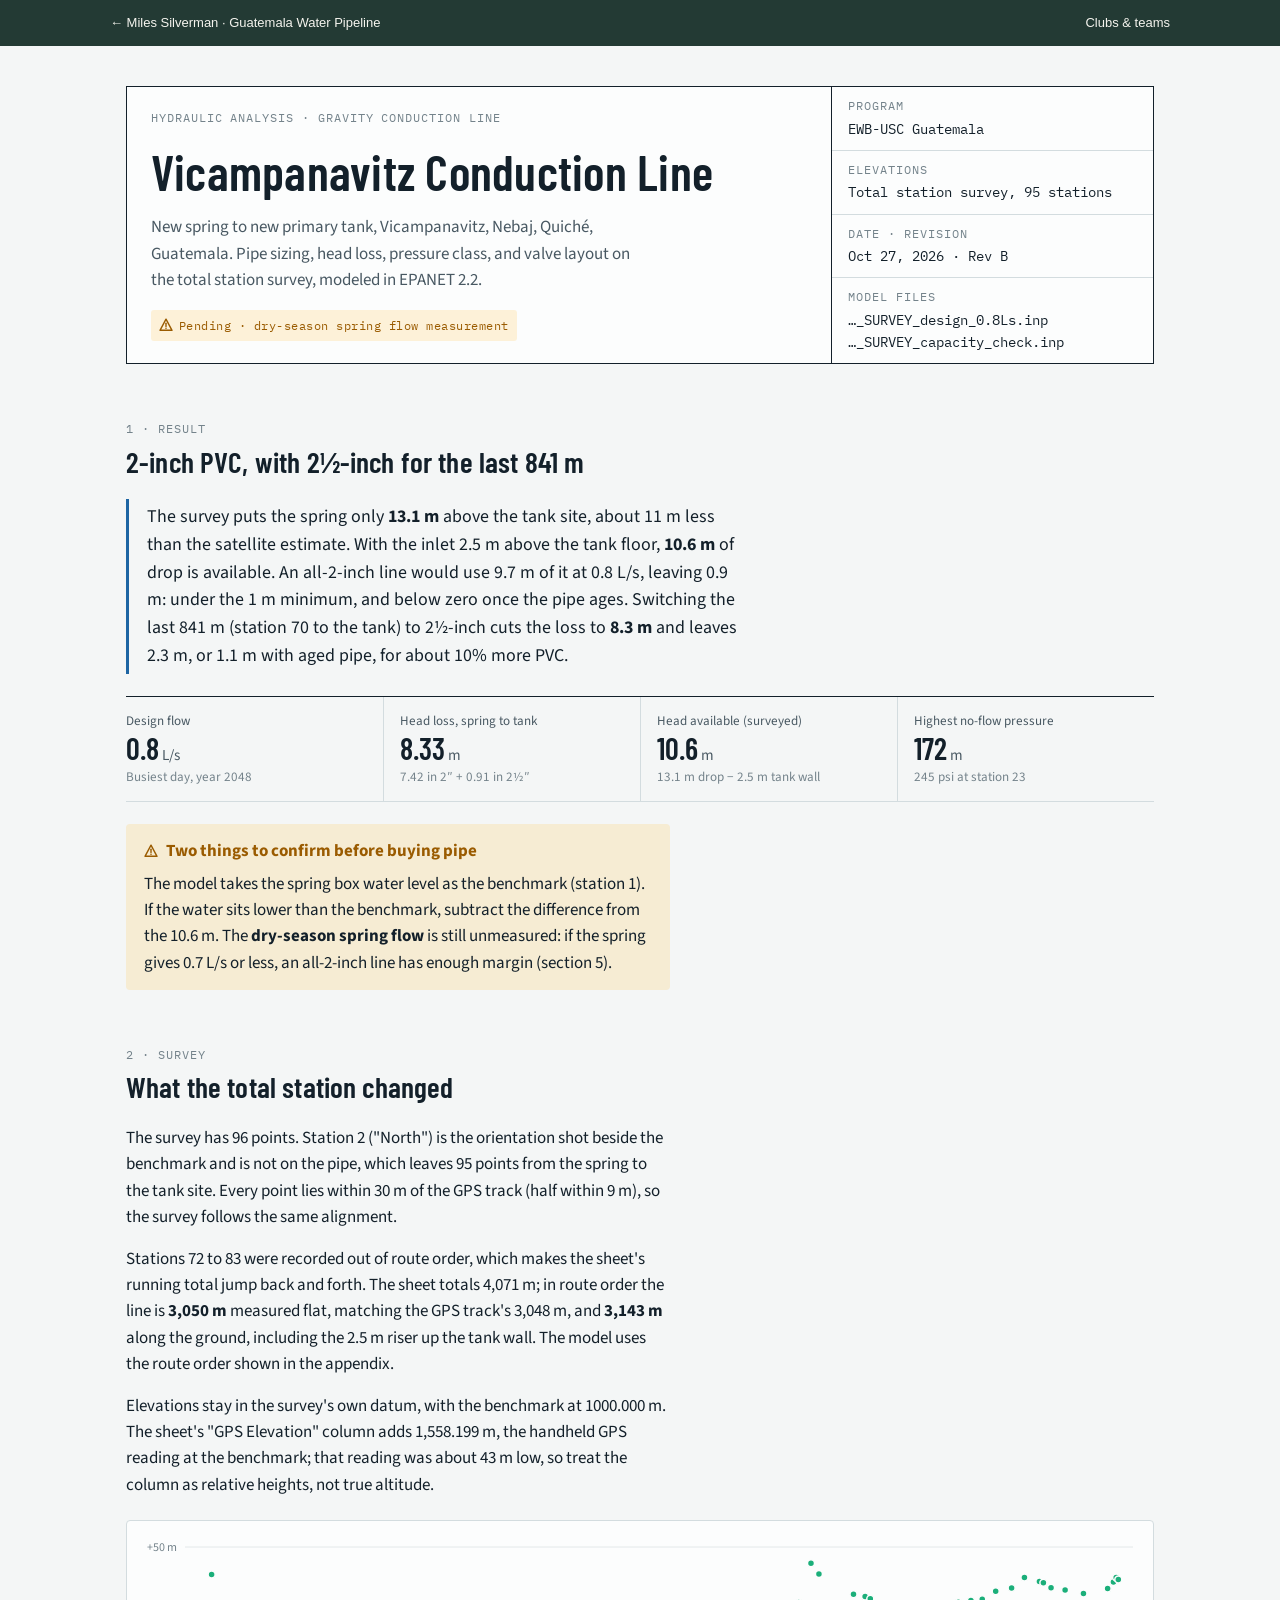
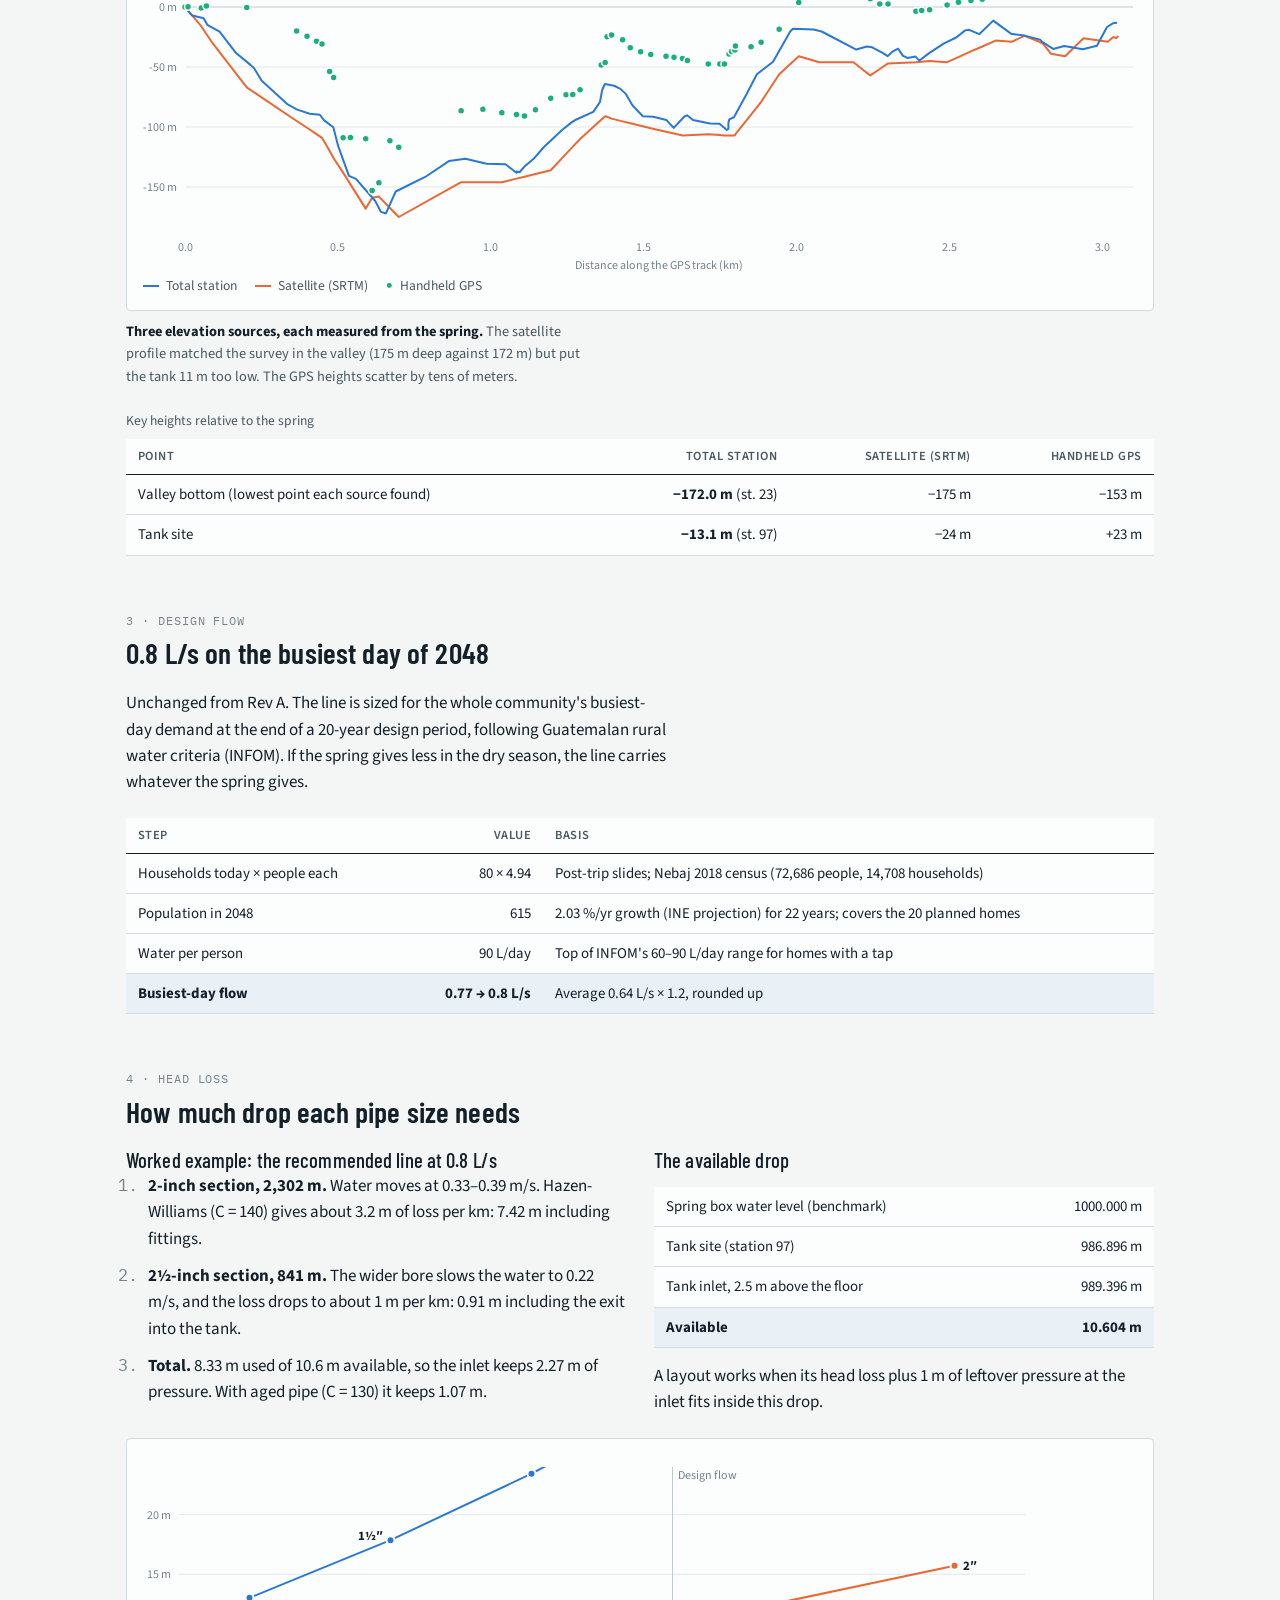
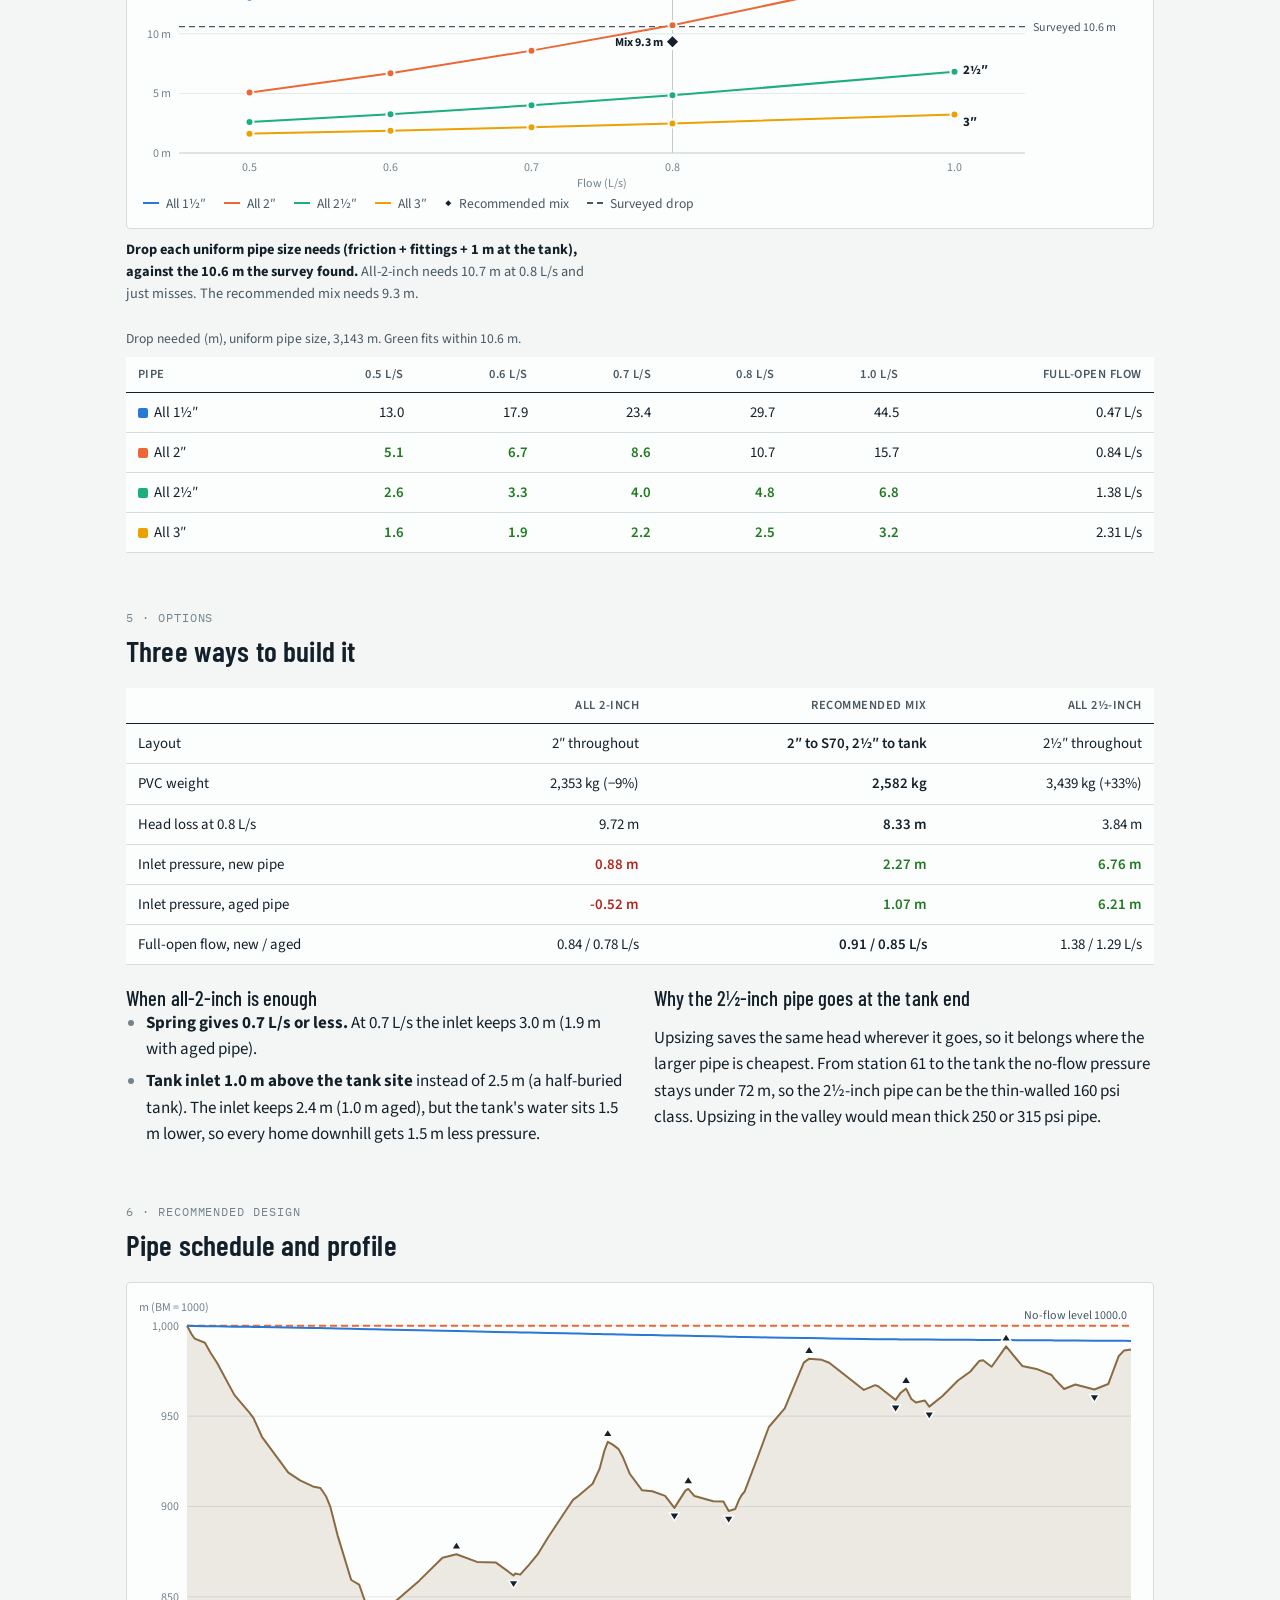
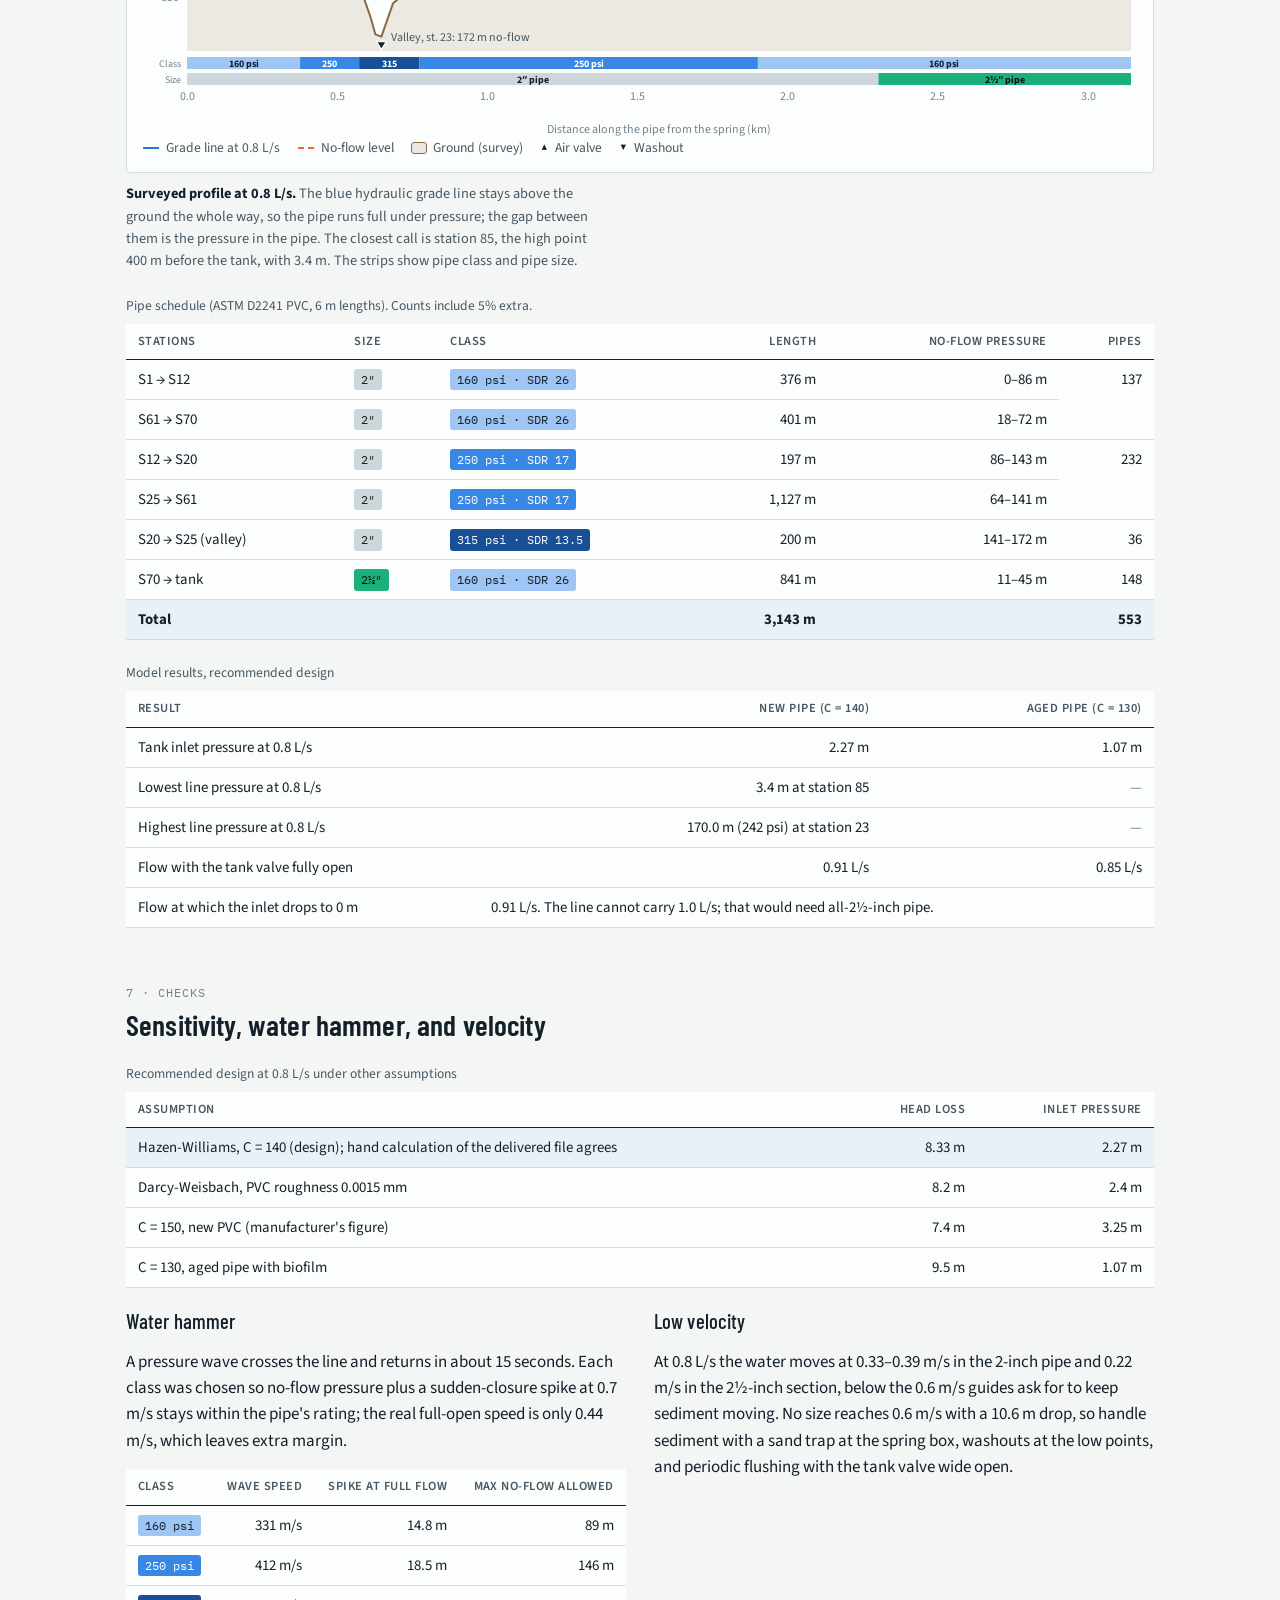
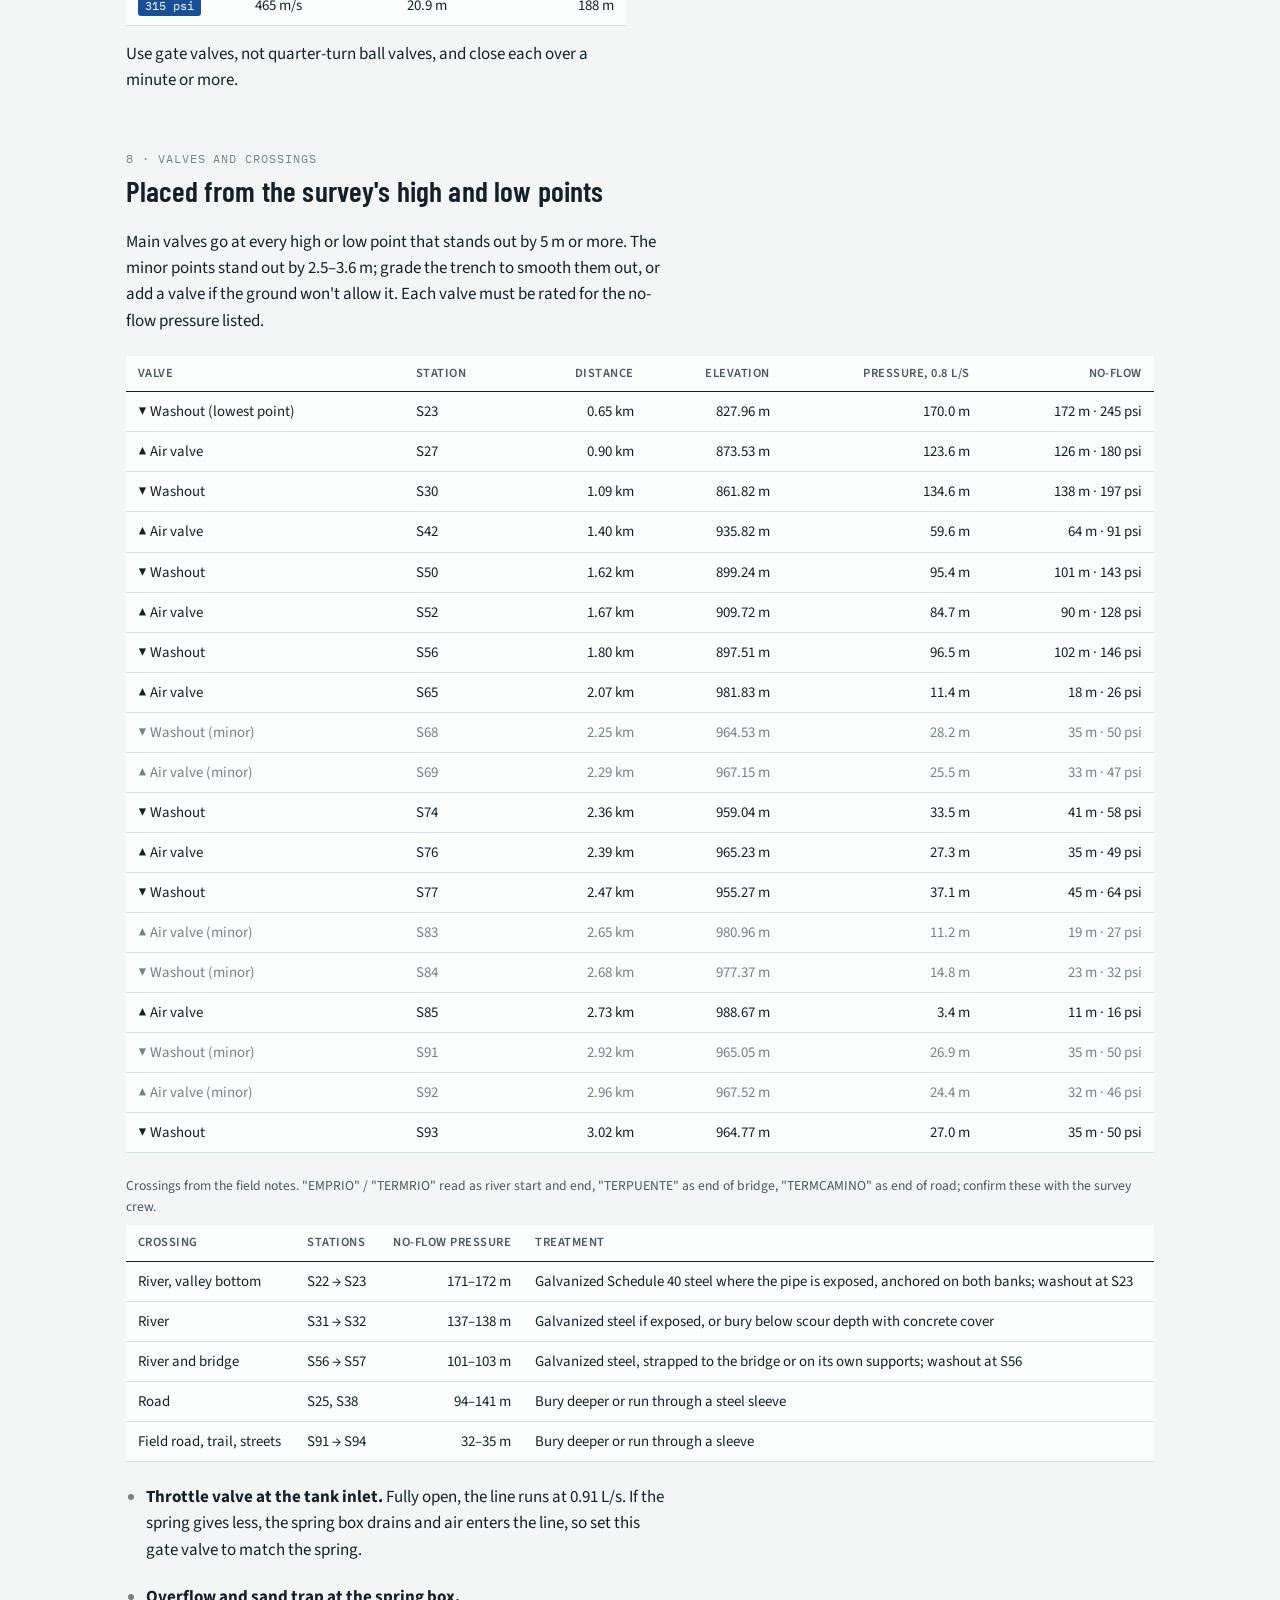
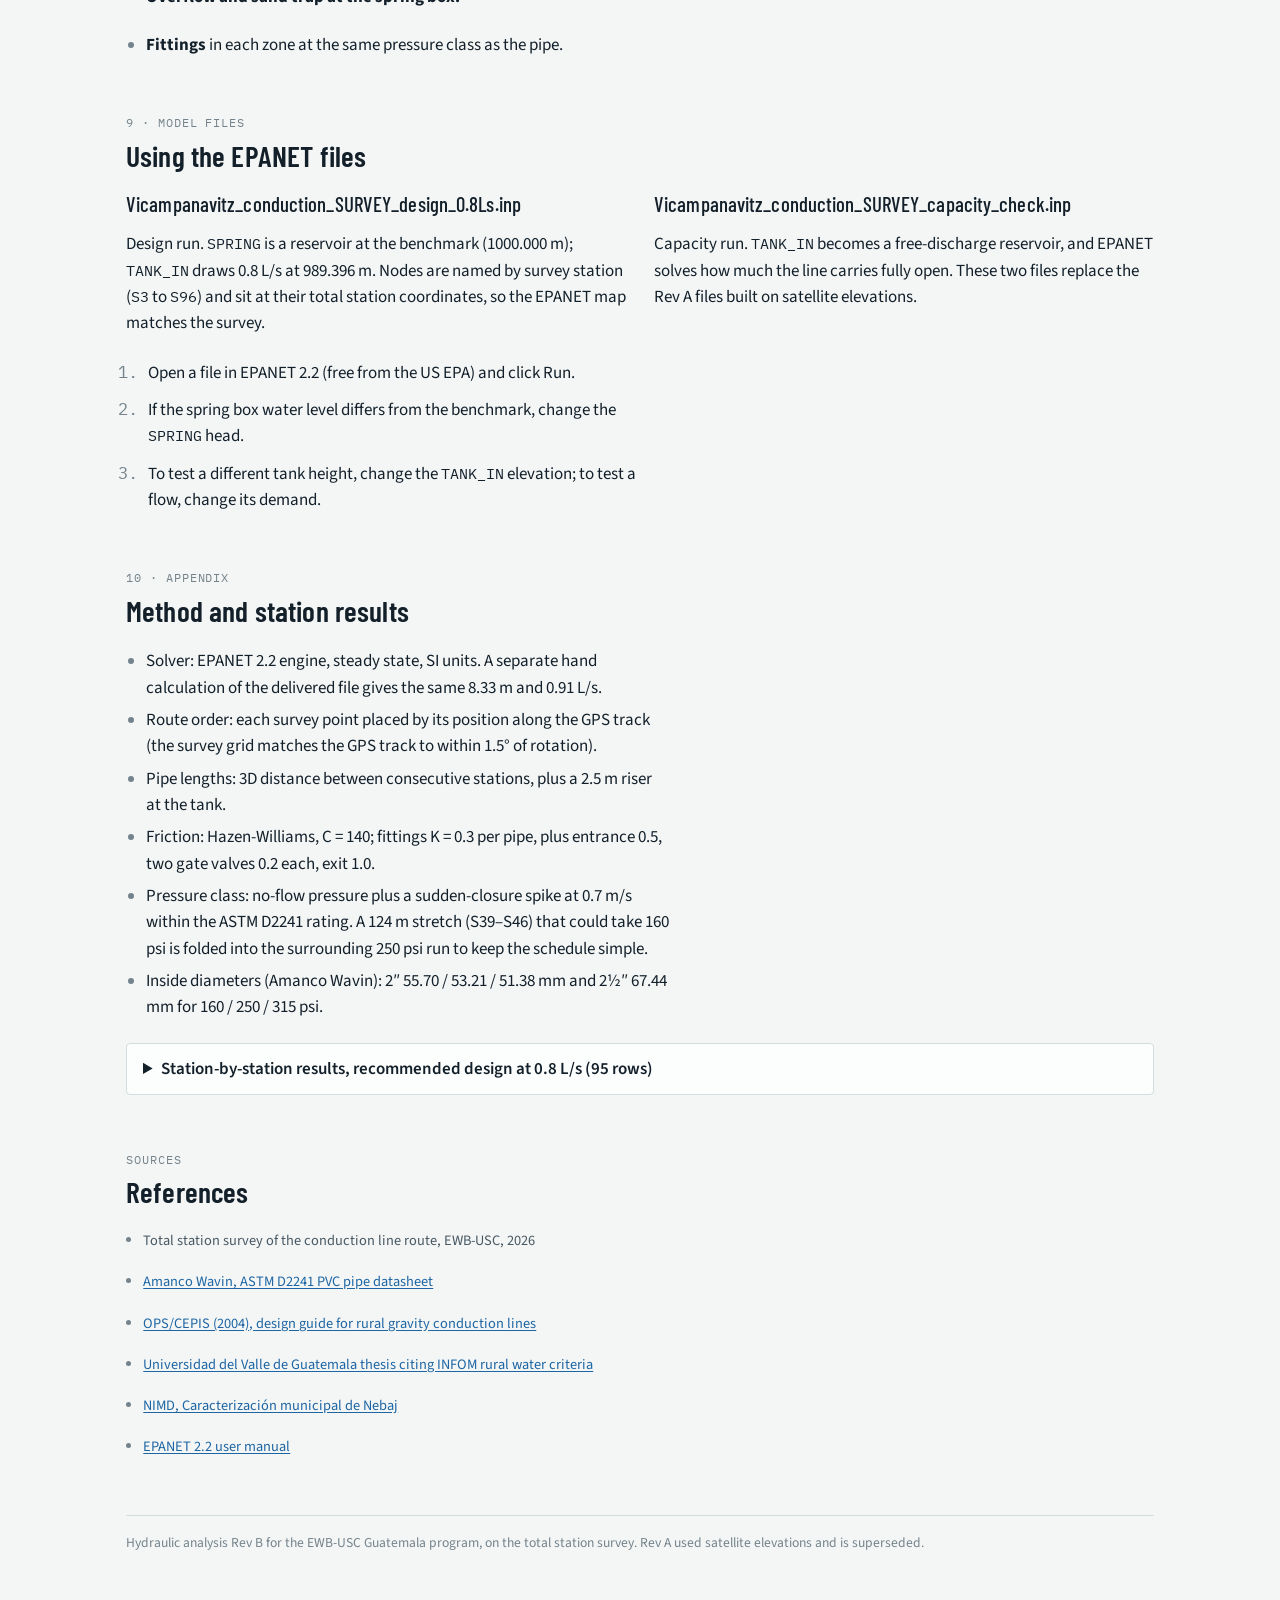
<file: projects/ewb-guatemala/analysis/index.html>
<!doctype html>
<html lang="en">
<head>
<meta charset="utf-8">
<meta name="viewport" content="width=device-width, initial-scale=1, viewport-fit=cover">
<title>Vicampanavitz Conduction Line — Hydraulic Analysis · Miles Silverman</title>
<meta name="description" content="Rev B hydraulic analysis of the Vicampanavitz conduction line for the EWB-USC Guatemala team: pipe sizing, head loss, pressure class, and valve layout in EPANET 2.2.">
<link rel="canonical" href="https://www.milessilverman.com/projects/ewb-guatemala/analysis/">
<link rel="icon" href="/favicon.svg" type="image/svg+xml">
<link rel="preconnect" href="https://fonts.googleapis.com">
<link rel="preconnect" href="https://fonts.gstatic.com" crossorigin>
<link rel="stylesheet" href="https://fonts.googleapis.com/css2?family=Barlow+Condensed:wght@500;600&family=IBM+Plex+Mono:wght@400;500&family=Source+Sans+3:ital,wght@0,400;0,600;0,700;1,400&display=swap">
<style>
/* Layout: one reading column (~68ch) with figures and tables allowed to run wider,
   opened by an engineering-drawing title block. Water blue for the hydraulic grade line,
   earth tone for terrain, a blue ramp for pipe pressure class. */
:root {
  color-scheme: light;
  --bg: #f4f6f6;
  --surface: #fcfdfd;
  --ink: #13202a;
  --ink-2: #485862;
  --muted: #74838b;
  --rule: #d3dcdf;
  --grid: #e3e8e9;
  --axis: #c1cace;
  --accent: #1d65a3;
  --earth: #8a6a43;
  --earth-wash: rgba(138, 106, 67, 0.14);
  --s1: #2a78d6;
  --s2: #eb6834;
  --s3: #1baf7a;
  --s4: #eda100;
  --c160: #9ec5f4;
  --c250: #3987e5;
  --c315: #184f95;
  --c160-ink: #13202a;
  --c250-ink: #ffffff;
  --c315-ink: #ffffff;
  --warn: #9a5b00;
  --warn-wash: rgba(250, 178, 25, 0.16);
  --good: #1f7a1f;
  --bad: #b3261e;
  --tip-bg: #13202a;
  --tip-ink: #f4f6f6;
  --font-display: "Barlow Condensed", "Arial Narrow", "Roboto Condensed", sans-serif;
  --font-body: "Source Sans 3", "Source Sans Pro", system-ui, -apple-system, "Segoe UI", sans-serif;
  --font-mono: "IBM Plex Mono", ui-monospace, "SFMono-Regular", Menlo, Consolas, monospace;
  --measure: 68ch;
  --wide: 1060px;
}
@media (prefers-color-scheme: dark) {
  :root:not([data-theme="light"]) {
    color-scheme: dark;
    --bg: #0e1418;
    --surface: #141c21;
    --ink: #e6edf0;
    --ink-2: #b2c0c7;
    --muted: #84939b;
    --rule: #26323a;
    --grid: #1f2a30;
    --axis: #34434b;
    --accent: #6fa9df;
    --earth: #b99b73;
    --earth-wash: rgba(185, 155, 115, 0.16);
    --s1: #3987e5;
    --s2: #d95926;
    --s3: #199e70;
    --s4: #c98500;
    --c160: #86b6ef;
    --c250: #3987e5;
    --c315: #1c5cab;
    --c160-ink: #0e1418;
    --c250-ink: #ffffff;
    --c315-ink: #ffffff;
    --warn: #f5b942;
    --warn-wash: rgba(250, 178, 25, 0.14);
    --good: #4cc24c;
    --bad: #ef7a72;
    --tip-bg: #e6edf0;
    --tip-ink: #0e1418;
  }
}
:root[data-theme="dark"] {
  color-scheme: dark;
  --bg: #0e1418;
  --surface: #141c21;
  --ink: #e6edf0;
  --ink-2: #b2c0c7;
  --muted: #84939b;
  --rule: #26323a;
  --grid: #1f2a30;
  --axis: #34434b;
  --accent: #6fa9df;
  --earth: #b99b73;
  --earth-wash: rgba(185, 155, 115, 0.16);
  --s1: #3987e5;
  --s2: #d95926;
  --s3: #199e70;
  --s4: #c98500;
  --c160: #86b6ef;
  --c250: #3987e5;
  --c315: #1c5cab;
  --c160-ink: #0e1418;
  --c250-ink: #ffffff;
  --c315-ink: #ffffff;
  --warn: #f5b942;
  --warn-wash: rgba(250, 178, 25, 0.14);
  --good: #4cc24c;
  --bad: #ef7a72;
  --tip-bg: #e6edf0;
  --tip-ink: #0e1418;
}

* { box-sizing: border-box; }
html { -webkit-text-size-adjust: 100%; }
body {
  margin: 0;
  background: var(--bg);
  color: var(--ink);
  font-family: var(--font-body);
  font-size: 17px;
  line-height: 1.55;
}
.page {
  max-width: var(--wide);
  margin: 0 auto;
  padding-block: 40px 72px;
  padding-left: max(16px, env(safe-area-inset-left, 0px));
  padding-right: max(16px, env(safe-area-inset-right, 0px));
  display: grid;
  gap: 56px;
}
.prose { max-width: var(--measure); }
.prose > * + * { margin-top: 0.9em; }
p { margin: 0; }
h1, h2, h3 {
  font-family: var(--font-display);
  font-weight: 600;
  line-height: 1.1;
  text-wrap: balance;
  margin: 0;
  letter-spacing: 0.005em;
}
h1 { font-size: clamp(2.1rem, 5vw, 3.1rem); }
h2 { font-size: 1.85rem; }
h3 { font-size: 1.3rem; font-weight: 500; }
.eyebrow {
  font-family: var(--font-mono);
  font-size: 0.74rem;
  letter-spacing: 0.08em;
  text-transform: uppercase;
  color: var(--muted);
}
section { display: grid; gap: 22px; min-width: 0; }
section > header { display: grid; gap: 6px; }
a { color: var(--accent); text-underline-offset: 2px; }
a:focus-visible, summary:focus-visible, [tabindex]:focus-visible { outline: 2px solid var(--accent); outline-offset: 2px; border-radius: 2px; }
strong { font-weight: 700; }
.num, td.n, th.n { font-variant-numeric: tabular-nums; }
code, .mono { font-family: var(--font-mono); font-size: 0.88em; overflow-wrap: anywhere; }
.prose h3 { overflow-wrap: anywhere; }
ul.plain { margin: 0; padding-left: 1.2em; display: grid; gap: 6px; }
ul.plain li::marker { color: var(--muted); }

/* ---------- title block ---------- */
.titleblock {
  border: 1.5px solid var(--ink);
  background: var(--surface);
  display: grid;
  grid-template-columns: minmax(0, 2.2fr) minmax(0, 1fr);
}
.tb-main { padding: 22px 24px; display: grid; gap: 10px; border-right: 1px solid var(--ink); min-width: 0; }
.tb-main .lede { color: var(--ink-2); max-width: 60ch; }
.tb-side { display: grid; grid-template-rows: repeat(4, auto); min-width: 0; }
.tb-cell { padding: 10px 16px; border-bottom: 1px solid var(--rule); display: grid; gap: 2px; min-width: 0; }
.tb-cell:last-child { border-bottom: 0; }
.tb-cell .v { font-family: var(--font-mono); font-size: 0.9rem; overflow-wrap: anywhere; }
.pill {
  display: inline-flex; align-items: center; gap: 6px;
  font-family: var(--font-mono); font-size: 0.78rem; letter-spacing: 0.04em;
  color: var(--warn); background: var(--warn-wash);
  padding: 3px 8px; border-radius: 3px; width: fit-content;
}
.pill svg { flex: none; }
@media (max-width: 720px) {
  .titleblock { grid-template-columns: 1fr; }
  .tb-main { border-right: 0; border-bottom: 1px solid var(--ink); }
}

/* ---------- key figures (spec sheet, not tiles) ---------- */
.spec {
  display: grid;
  grid-template-columns: repeat(4, minmax(0, 1fr));
  border-top: 1.5px solid var(--ink);
  border-bottom: 1px solid var(--rule);
}
.spec > div { padding: 14px 16px 14px 0; display: grid; gap: 2px; align-content: start; min-width: 0; }
.spec > div + div { padding-left: 16px; border-left: 1px solid var(--rule); }
.spec .k { font-size: 0.82rem; color: var(--ink-2); }
.spec .v { font-family: var(--font-display); font-size: 1.9rem; font-weight: 600; line-height: 1.05; }
.spec .v small { font-family: var(--font-body); font-size: 0.95rem; font-weight: 400; color: var(--ink-2); margin-left: 3px; }
.spec .d { font-size: 0.82rem; color: var(--muted); }
@media (max-width: 760px) {
  .spec { grid-template-columns: repeat(2, minmax(0, 1fr)); }
  .spec > div:nth-child(3) { padding-left: 0; border-left: 0; }
  .spec > div:nth-child(n+3) { border-top: 1px solid var(--rule); }
}

/* ---------- callouts ---------- */
.verdict {
  border-left: 3px solid var(--accent);
  padding: 4px 0 4px 18px;
  max-width: var(--measure);
  font-size: 1.12rem;
}
.note {
  background: var(--warn-wash);
  padding: 14px 18px;
  border-radius: 4px;
  max-width: var(--measure);
  display: grid; gap: 6px;
}
.note .t { font-weight: 700; color: var(--warn); display: flex; gap: 8px; align-items: center; }

/* ---------- tables ---------- */
.tablewrap { overflow-x: auto; min-width: 0; -webkit-overflow-scrolling: touch; }
table { border-collapse: collapse; width: 100%; font-size: 0.93rem; background: var(--surface); }
caption { text-align: left; font-size: 0.85rem; color: var(--ink-2); padding-bottom: 8px; caption-side: top; }
th, td { padding: 8px 12px; text-align: left; border-bottom: 1px solid var(--rule); vertical-align: top; }
thead th {
  font-weight: 600; font-size: 0.78rem; letter-spacing: 0.04em; text-transform: uppercase;
  color: var(--ink-2); border-bottom: 1.5px solid var(--ink); white-space: nowrap;
}
td.n, th.n { text-align: right; white-space: nowrap; }
tr.hl td { background: color-mix(in srgb, var(--accent) 8%, transparent); }
td .yes { color: var(--good); font-weight: 600; }
td .no { color: var(--bad); font-weight: 600; }
.swatch { display: inline-block; width: 10px; height: 10px; border-radius: 2px; vertical-align: -1px; margin-right: 6px; }
.classchip {
  display: inline-block; font-family: var(--font-mono); font-size: 0.78rem;
  padding: 1px 7px; border-radius: 3px; white-space: nowrap;
}
.cl160 { background: var(--c160); color: var(--c160-ink); }
.cl250 { background: var(--c250); color: var(--c250-ink); }
.cl315 { background: var(--c315); color: var(--c315-ink); }

/* ---------- figures ---------- */
figure { margin: 0; display: grid; gap: 10px; min-width: 0; }
figure .chart { background: var(--surface); border: 1px solid var(--rule); border-radius: 4px; padding: 14px 8px 6px; position: relative; min-width: 0; }
figure .chart svg { display: block; width: 100%; height: auto; overflow: visible; }
figcaption { font-size: 0.9rem; color: var(--ink-2); max-width: var(--measure); }
figcaption b { color: var(--ink); }
.legend { display: flex; flex-wrap: wrap; gap: 6px 18px; font-size: 0.85rem; color: var(--ink-2); padding: 0 8px 8px; }
.legend span { display: inline-flex; align-items: center; gap: 7px; }
.key-line { width: 16px; height: 0; border-top: 2px solid; }
.key-area { width: 14px; height: 10px; border-radius: 2px; }
.tip {
  position: absolute; pointer-events: none; z-index: 5;
  background: var(--tip-bg); color: var(--tip-ink);
  font-size: 0.82rem; line-height: 1.35; padding: 8px 10px; border-radius: 4px;
  min-width: 150px; max-width: 240px; box-shadow: 0 4px 14px rgba(0,0,0,0.18);
  font-variant-numeric: tabular-nums;
}
.tip .h { font-weight: 700; margin-bottom: 4px; }
.tip .r { display: flex; justify-content: space-between; gap: 12px; align-items: center; }
.tip .r .l { opacity: 0.8; display: inline-flex; align-items: center; gap: 6px; }
.tip .r .val { font-weight: 600; }
.tip .k { width: 12px; height: 0; border-top: 2px solid; display: inline-block; }
svg text { font-family: var(--font-body); fill: var(--ink-2); font-variant-numeric: tabular-nums; }
svg .ax text { fill: var(--muted); font-size: 12px; }
svg .ttl { fill: var(--muted); font-size: 12px; }

/* ---------- two-column blocks ---------- */
.cols { display: grid; grid-template-columns: repeat(2, minmax(0, 1fr)); gap: 28px; }
.cols > * { min-width: 0; }
@media (max-width: 820px) { .cols { grid-template-columns: 1fr; } }

ol.steps { margin: 0; padding-left: 1.3em; display: grid; gap: 10px; max-width: var(--measure); }
ol.steps li::marker { font-family: var(--font-mono); color: var(--muted); }

details { background: var(--surface); border: 1px solid var(--rule); border-radius: 4px; }
details > summary { cursor: pointer; padding: 12px 16px; font-weight: 600; }
details[open] > summary { border-bottom: 1px solid var(--rule); }
details .tablewrap { max-height: 520px; overflow: auto; }
details table thead th { position: sticky; top: 0; background: var(--surface); }

.sources { font-size: 0.9rem; color: var(--ink-2); }
.sources li { overflow-wrap: anywhere; }
footer.end { font-size: 0.85rem; color: var(--muted); border-top: 1px solid var(--rule); padding-top: 16px; }

@media (max-width: 480px) {
  body { font-size: 16px; }
  th, td { padding: 7px 9px; }
  .tb-main { padding: 18px; }
}
@media (prefers-reduced-motion: reduce) { * { transition: none !important; animation: none !important; } }
</style>
<style>
:root { --sz2: #cdd6da; --sz25: #1baf7a; --sz-ink: #13202a; }
@media (prefers-color-scheme: dark) { :root:not([data-theme="light"]) { --sz2: #3a4850; --sz25: #199e70; --sz-ink: #e6edf0; } }
:root[data-theme="dark"] { --sz2: #3a4850; --sz25: #199e70; --sz-ink: #e6edf0; }
.sizechip { display: inline-block; font-family: var(--font-mono); font-size: 0.78rem; padding: 1px 7px; border-radius: 3px; white-space: nowrap; color: var(--sz-ink); }
.sz2 { background: var(--sz2); }
.sz25 { background: var(--sz25); color: #0e1418; }
.changed { font-family: var(--font-mono); font-size: 0.72rem; letter-spacing: 0.04em; text-transform: uppercase; color: var(--accent); border: 1px solid currentColor; border-radius: 3px; padding: 0 5px; margin-left: 6px; vertical-align: 2px; white-space: nowrap; }
td.muted { color: var(--muted); }
</style>
</head>
<body>
<nav class="ms-backbar" aria-label="Site"><a href="/projects/ewb-guatemala/">← Miles Silverman · Guatemala Water Pipeline</a><a href="/#clubs">Clubs &amp; teams</a></nav><style>.ms-backbar{display:flex;justify-content:space-between;gap:16px;flex-wrap:wrap;padding:10px max(16px,calc((100% - 1060px)/2));background:#233a34;color:#f5f4ee;font:13px/1.4 "Helvetica Neue",Helvetica,Arial,sans-serif}.ms-backbar a{color:inherit;text-decoration:none;padding:4px 0}.ms-backbar a:hover{text-decoration:underline}</style>
<main class="page">

  <!-- ============ TITLE BLOCK ============ -->
  <header class="titleblock">
    <div class="tb-main">
      <div class="eyebrow">Hydraulic analysis · gravity conduction line</div>
      <h1>Vicampanavitz Conduction Line</h1>
      <p class="lede">New spring to new primary tank, Vicampanavitz, Nebaj, Quiché, Guatemala. Pipe sizing, head loss, pressure class, and valve layout on the total station survey, modeled in EPANET 2.2.</p>
      <span class="pill" role="note">
        <svg width="14" height="14" viewBox="0 0 14 14" aria-hidden="true"><path d="M7 1.2 13 12.3H1z" fill="none" stroke="currentColor" stroke-width="1.4" stroke-linejoin="round"/><path d="M7 5.2v3.4" stroke="currentColor" stroke-width="1.4" stroke-linecap="round"/><circle cx="7" cy="10.3" r="0.8" fill="currentColor"/></svg>
        Pending · dry-season spring flow measurement
      </span>
    </div>
    <div class="tb-side">
      <div class="tb-cell"><span class="eyebrow">Program</span><span class="v">EWB-USC Guatemala</span></div>
      <div class="tb-cell"><span class="eyebrow">Elevations</span><span class="v">Total station survey, 95 stations</span></div>
      <div class="tb-cell"><span class="eyebrow">Date · revision</span><span class="v">Oct 27, 2026 · Rev B</span></div>
      <div class="tb-cell"><span class="eyebrow">Model files</span><span class="v">…_SURVEY_design_0.8Ls.inp<br>…_SURVEY_capacity_check.inp</span></div>
    </div>
  </header>

  <!-- ============ 1. RESULT ============ -->
  <section id="result" aria-labelledby="h-result">
    <header><span class="eyebrow">1 · Result</span><h2 id="h-result">2-inch PVC, with 2½-inch for the last 841 m</h2></header>
    <p class="verdict">The survey puts the spring only <strong>13.1 m</strong> above the tank site, about 11 m less than the satellite estimate. With the inlet 2.5 m above the tank floor, <strong>10.6 m</strong> of drop is available. An all-2-inch line would use 9.7 m of it at 0.8 L/s, leaving 0.9 m: under the 1 m minimum, and below zero once the pipe ages. Switching the last 841 m (station 70 to the tank) to 2½-inch cuts the loss to <strong>8.3 m</strong> and leaves 2.3 m, or 1.1 m with aged pipe, for about 10% more PVC.</p>
    <div class="spec" role="list">
      <div role="listitem"><span class="k">Design flow</span><span class="v">0.8<small>L/s</small></span><span class="d">Busiest day, year 2048</span></div>
      <div role="listitem"><span class="k">Head loss, spring to tank</span><span class="v">8.33<small>m</small></span><span class="d">7.42 in 2″ + 0.91 in 2½″</span></div>
      <div role="listitem"><span class="k">Head available (surveyed)</span><span class="v">10.6<small>m</small></span><span class="d">13.1 m drop − 2.5 m tank wall</span></div>
      <div role="listitem"><span class="k">Highest no-flow pressure</span><span class="v">172<small>m</small></span><span class="d">245 psi at station 23</span></div>
    </div>
    <div class="note" role="note">
      <span class="t"><svg width="14" height="14" viewBox="0 0 14 14" aria-hidden="true"><path d="M7 1.2 13 12.3H1z" fill="none" stroke="currentColor" stroke-width="1.4" stroke-linejoin="round"/><path d="M7 5.2v3.4" stroke="currentColor" stroke-width="1.4" stroke-linecap="round"/><circle cx="7" cy="10.3" r="0.8" fill="currentColor"/></svg>Two things to confirm before buying pipe</span>
      <p>The model takes the spring box water level as the benchmark (station 1). If the water sits lower than the benchmark, subtract the difference from the 10.6 m. The <strong>dry-season spring flow</strong> is still unmeasured: if the spring gives 0.7 L/s or less, an all-2-inch line has enough margin (section 5).</p>
    </div>
  </section>

  <!-- ============ 2. SURVEY ============ -->
  <section id="survey" aria-labelledby="h-survey">
    <header><span class="eyebrow">2 · Survey</span><h2 id="h-survey">What the total station changed</h2></header>
    <div class="prose">
      <p>The survey has 96 points. Station 2 ("North") is the orientation shot beside the benchmark and is not on the pipe, which leaves 95 points from the spring to the tank site. Every point lies within 30 m of the GPS track (half within 9 m), so the survey follows the same alignment.</p>
      <p>Stations 72 to 83 were recorded out of route order, which makes the sheet's running total jump back and forth. The sheet totals 4,071 m; in route order the line is <strong>3,050 m</strong> measured flat, matching the GPS track's 3,048 m, and <strong>3,143 m</strong> along the ground, including the 2.5 m riser up the tank wall. The model uses the route order shown in the appendix.</p>
      <p>Elevations stay in the survey's own datum, with the benchmark at 1000.000 m. The sheet's "GPS Elevation" column adds 1,558.199 m, the handheld GPS reading at the benchmark; that reading was about 43 m low, so treat the column as relative heights, not true altitude.</p>
    </div>
    <figure>
      <div class="chart" id="chart-elev"></div>
      <figcaption><b>Three elevation sources, each measured from the spring.</b> The satellite profile matched the survey in the valley (175 m deep against 172 m) but put the tank 11 m too low. The GPS heights scatter by tens of meters.</figcaption>
    </figure>
    <div class="tablewrap">
      <table>
        <caption>Key heights relative to the spring</caption>
        <thead><tr><th>Point</th><th class="n">Total station</th><th class="n">Satellite (SRTM)</th><th class="n">Handheld GPS</th></tr></thead>
        <tbody>
          <tr><td>Valley bottom (lowest point each source found)</td><td class="n"><strong>−172.0 m</strong> (st. 23)</td><td class="n">−175 m</td><td class="n">−153 m</td></tr>
          <tr><td>Tank site</td><td class="n"><strong>−13.1 m</strong> (st. 97)</td><td class="n">−24 m</td><td class="n">+23 m</td></tr>
        </tbody>
      </table>
    </div>
  </section>

  <!-- ============ 3. DESIGN FLOW ============ -->
  <section id="flow" aria-labelledby="h-flow">
    <header><span class="eyebrow">3 · Design flow</span><h2 id="h-flow">0.8 L/s on the busiest day of 2048</h2></header>
    <p class="prose">Unchanged from Rev A. The line is sized for the whole community's busiest-day demand at the end of a 20-year design period, following Guatemalan rural water criteria (INFOM). If the spring gives less in the dry season, the line carries whatever the spring gives.</p>
    <div class="tablewrap">
      <table>
        <thead><tr><th>Step</th><th class="n">Value</th><th>Basis</th></tr></thead>
        <tbody>
          <tr><td>Households today × people each</td><td class="n">80 × 4.94</td><td>Post-trip slides; Nebaj 2018 census (72,686 people, 14,708 households)</td></tr>
          <tr><td>Population in 2048</td><td class="n">615</td><td>2.03 %/yr growth (INE projection) for 22 years; covers the 20 planned homes</td></tr>
          <tr><td>Water per person</td><td class="n">90 L/day</td><td>Top of INFOM's 60–90 L/day range for homes with a tap</td></tr>
          <tr class="hl"><td><strong>Busiest-day flow</strong></td><td class="n"><strong>0.77 → 0.8 L/s</strong></td><td>Average 0.64 L/s × 1.2, rounded up</td></tr>
        </tbody>
      </table>
    </div>
  </section>

  <!-- ============ 4. HEAD LOSS ============ -->
  <section id="headloss" aria-labelledby="h-hl">
    <header><span class="eyebrow">4 · Head loss</span><h2 id="h-hl">How much drop each pipe size needs</h2></header>
    <div class="cols">
      <div class="prose">
        <h3>Worked example: the recommended line at 0.8 L/s</h3>
        <ol class="steps">
          <li><strong>2-inch section, 2,302 m.</strong> Water moves at 0.33–0.39 m/s. Hazen-Williams (C = 140) gives about 3.2 m of loss per km: 7.42 m including fittings.</li>
          <li><strong>2½-inch section, 841 m.</strong> The wider bore slows the water to 0.22 m/s, and the loss drops to about 1 m per km: 0.91 m including the exit into the tank.</li>
          <li><strong>Total.</strong> 8.33 m used of 10.6 m available, so the inlet keeps 2.27 m of pressure. With aged pipe (C = 130) it keeps 1.07 m.</li>
        </ol>
      </div>
      <div class="prose">
        <h3>The available drop</h3>
        <div class="tablewrap">
          <table>
            <tbody>
              <tr><td>Spring box water level (benchmark)</td><td class="n">1000.000 m</td></tr>
              <tr><td>Tank site (station 97)</td><td class="n">986.896 m</td></tr>
              <tr><td>Tank inlet, 2.5 m above the floor</td><td class="n">989.396 m</td></tr>
              <tr class="hl"><td><strong>Available</strong></td><td class="n"><strong>10.604 m</strong></td></tr>
            </tbody>
          </table>
        </div>
        <p>A layout works when its head loss plus 1 m of leftover pressure at the inlet fits inside this drop.</p>
      </div>
    </div>
    <figure>
      <div class="chart" id="chart-req"></div>
      <figcaption><b>Drop each uniform pipe size needs (friction + fittings + 1 m at the tank), against the 10.6 m the survey found.</b> All-2-inch needs 10.7 m at 0.8 L/s and just misses. The recommended mix needs 9.3 m.</figcaption>
    </figure>
    <div class="tablewrap">
      <table id="table-req">
        <caption>Drop needed (m), uniform pipe size, 3,143 m. Green fits within 10.6 m.</caption>
        <thead><tr><th>Pipe</th><th class="n">0.5 L/s</th><th class="n">0.6 L/s</th><th class="n">0.7 L/s</th><th class="n">0.8 L/s</th><th class="n">1.0 L/s</th><th class="n">Full-open flow</th></tr></thead>
        <tbody></tbody>
      </table>
    </div>
  </section>

  <!-- ============ 5. OPTIONS ============ -->
  <section id="options" aria-labelledby="h-options">
    <header><span class="eyebrow">5 · Options</span><h2 id="h-options">Three ways to build it</h2></header>
    <div class="tablewrap">
      <table>
        <thead><tr><th></th><th class="n">All 2-inch</th><th class="n">Recommended mix</th><th class="n">All 2½-inch</th></tr></thead>
        <tbody id="tbody-alts"></tbody>
      </table>
    </div>
    <div class="cols">
      <div class="prose">
        <h3>When all-2-inch is enough</h3>
        <ul class="plain">
          <li><strong>Spring gives 0.7 L/s or less.</strong> At 0.7 L/s the inlet keeps 3.0 m (1.9 m with aged pipe).</li>
          <li><strong>Tank inlet 1.0 m above the tank site</strong> instead of 2.5 m (a half-buried tank). The inlet keeps 2.4 m (1.0 m aged), but the tank's water sits 1.5 m lower, so every home downhill gets 1.5 m less pressure.</li>
        </ul>
      </div>
      <div class="prose">
        <h3>Why the 2½-inch pipe goes at the tank end</h3>
        <p>Upsizing saves the same head wherever it goes, so it belongs where the larger pipe is cheapest. From station 61 to the tank the no-flow pressure stays under 72 m, so the 2½-inch pipe can be the thin-walled 160 psi class. Upsizing in the valley would mean thick 250 or 315 psi pipe.</p>
      </div>
    </div>
  </section>

  <!-- ============ 6. RECOMMENDED DESIGN ============ -->
  <section id="design" aria-labelledby="h-design">
    <header><span class="eyebrow">6 · Recommended design</span><h2 id="h-design">Pipe schedule and profile</h2></header>
    <figure>
      <div class="chart" id="chart-profile"></div>
      <figcaption><b>Surveyed profile at 0.8 L/s.</b> The blue hydraulic grade line stays above the ground the whole way, so the pipe runs full under pressure; the gap between them is the pressure in the pipe. The closest call is station 85, the high point 400 m before the tank, with 3.4 m. The strips show pipe class and pipe size.</figcaption>
    </figure>
    <div class="tablewrap">
      <table>
        <caption>Pipe schedule (ASTM D2241 PVC, 6 m lengths). Counts include 5% extra.</caption>
        <thead><tr><th>Stations</th><th>Size</th><th>Class</th><th class="n">Length</th><th class="n">No-flow pressure</th><th class="n">Pipes</th></tr></thead>
        <tbody>
          <tr><td>S1 → S12</td><td><span class="sizechip sz2">2″</span></td><td><span class="classchip cl160">160 psi · SDR 26</span></td><td class="n">376 m</td><td class="n">0–86 m</td><td class="n" rowspan="2">137</td></tr>
          <tr><td>S61 → S70</td><td><span class="sizechip sz2">2″</span></td><td><span class="classchip cl160">160 psi · SDR 26</span></td><td class="n">401 m</td><td class="n">18–72 m</td></tr>
          <tr><td>S12 → S20</td><td><span class="sizechip sz2">2″</span></td><td><span class="classchip cl250">250 psi · SDR 17</span></td><td class="n">197 m</td><td class="n">86–143 m</td><td class="n" rowspan="2">232</td></tr>
          <tr><td>S25 → S61</td><td><span class="sizechip sz2">2″</span></td><td><span class="classchip cl250">250 psi · SDR 17</span></td><td class="n">1,127 m</td><td class="n">64–141 m</td></tr>
          <tr><td>S20 → S25 (valley)</td><td><span class="sizechip sz2">2″</span></td><td><span class="classchip cl315">315 psi · SDR 13.5</span></td><td class="n">200 m</td><td class="n">141–172 m</td><td class="n">36</td></tr>
          <tr><td>S70 → tank</td><td><span class="sizechip sz25">2½″</span></td><td><span class="classchip cl160">160 psi · SDR 26</span></td><td class="n">841 m</td><td class="n">11–45 m</td><td class="n">148</td></tr>
          <tr class="hl"><td><strong>Total</strong></td><td></td><td></td><td class="n"><strong>3,143 m</strong></td><td class="n"></td><td class="n"><strong>553</strong></td></tr>
        </tbody>
      </table>
    </div>
    <div class="tablewrap">
      <table>
        <caption>Model results, recommended design</caption>
        <thead><tr><th>Result</th><th class="n">New pipe (C = 140)</th><th class="n">Aged pipe (C = 130)</th></tr></thead>
        <tbody>
          <tr><td>Tank inlet pressure at 0.8 L/s</td><td class="n">2.27 m</td><td class="n">1.07 m</td></tr>
          <tr><td>Lowest line pressure at 0.8 L/s</td><td class="n">3.4 m at station 85</td><td class="n muted">—</td></tr>
          <tr><td>Highest line pressure at 0.8 L/s</td><td class="n">170.0 m (242 psi) at station 23</td><td class="n muted">—</td></tr>
          <tr><td>Flow with the tank valve fully open</td><td class="n">0.91 L/s</td><td class="n">0.85 L/s</td></tr>
          <tr><td>Flow at which the inlet drops to 0 m</td><td class="n" colspan="2" style="text-align:left">0.91 L/s. The line cannot carry 1.0 L/s; that would need all-2½-inch pipe.</td></tr>
        </tbody>
      </table>
    </div>
  </section>

  <!-- ============ 7. CHECKS ============ -->
  <section id="checks" aria-labelledby="h-checks">
    <header><span class="eyebrow">7 · Checks</span><h2 id="h-checks">Sensitivity, water hammer, and velocity</h2></header>
    <div class="tablewrap">
      <table>
        <caption>Recommended design at 0.8 L/s under other assumptions</caption>
        <thead><tr><th>Assumption</th><th class="n">Head loss</th><th class="n">Inlet pressure</th></tr></thead>
        <tbody>
          <tr class="hl"><td>Hazen-Williams, C = 140 (design); hand calculation of the delivered file agrees</td><td class="n">8.33 m</td><td class="n">2.27 m</td></tr>
          <tr><td>Darcy-Weisbach, PVC roughness 0.0015 mm</td><td class="n">8.2 m</td><td class="n">2.4 m</td></tr>
          <tr><td>C = 150, new PVC (manufacturer's figure)</td><td class="n">7.4 m</td><td class="n">3.25 m</td></tr>
          <tr><td>C = 130, aged pipe with biofilm</td><td class="n">9.5 m</td><td class="n">1.07 m</td></tr>
        </tbody>
      </table>
    </div>
    <div class="cols">
      <div class="prose">
        <h3>Water hammer</h3>
        <p>A pressure wave crosses the line and returns in about 15 seconds. Each class was chosen so no-flow pressure plus a sudden-closure spike at 0.7 m/s stays within the pipe's rating; the real full-open speed is only 0.44 m/s, which leaves extra margin.</p>
        <div class="tablewrap">
          <table>
            <thead><tr><th>Class</th><th class="n">Wave speed</th><th class="n">Spike at full flow</th><th class="n">Max no-flow allowed</th></tr></thead>
            <tbody id="tbody-surge"></tbody>
          </table>
        </div>
        <p>Use gate valves, not quarter-turn ball valves, and close each over a minute or more.</p>
      </div>
      <div class="prose">
        <h3>Low velocity</h3>
        <p>At 0.8 L/s the water moves at 0.33–0.39 m/s in the 2-inch pipe and 0.22 m/s in the 2½-inch section, below the 0.6 m/s guides ask for to keep sediment moving. No size reaches 0.6 m/s with a 10.6 m drop, so handle sediment with a sand trap at the spring box, washouts at the low points, and periodic flushing with the tank valve wide open.</p>
      </div>
    </div>
  </section>

  <!-- ============ 8. VALVES AND CROSSINGS ============ -->
  <section id="valves" aria-labelledby="h-valves">
    <header><span class="eyebrow">8 · Valves and crossings</span><h2 id="h-valves">Placed from the survey's high and low points</h2></header>
    <p class="prose">Main valves go at every high or low point that stands out by 5 m or more. The minor points stand out by 2.5–3.6 m; grade the trench to smooth them out, or add a valve if the ground won't allow it. Each valve must be rated for the no-flow pressure listed.</p>
    <div class="tablewrap">
      <table>
        <thead><tr><th>Valve</th><th>Station</th><th class="n">Distance</th><th class="n">Elevation</th><th class="n">Pressure, 0.8 L/s</th><th class="n">No-flow</th></tr></thead>
        <tbody id="tbody-valves"></tbody>
      </table>
    </div>
    <div class="tablewrap">
      <table>
        <caption>Crossings from the field notes. "EMPRIO" / "TERMRIO" read as river start and end, "TERPUENTE" as end of bridge, "TERMCAMINO" as end of road; confirm these with the survey crew.</caption>
        <thead><tr><th>Crossing</th><th>Stations</th><th class="n">No-flow pressure</th><th>Treatment</th></tr></thead>
        <tbody>
          <tr><td>River, valley bottom</td><td>S22 → S23</td><td class="n">171–172 m</td><td>Galvanized Schedule 40 steel where the pipe is exposed, anchored on both banks; washout at S23</td></tr>
          <tr><td>River</td><td>S31 → S32</td><td class="n">137–138 m</td><td>Galvanized steel if exposed, or bury below scour depth with concrete cover</td></tr>
          <tr><td>River and bridge</td><td>S56 → S57</td><td class="n">101–103 m</td><td>Galvanized steel, strapped to the bridge or on its own supports; washout at S56</td></tr>
          <tr><td>Road</td><td>S25, S38</td><td class="n">94–141 m</td><td>Bury deeper or run through a steel sleeve</td></tr>
          <tr><td>Field road, trail, streets</td><td>S91 → S94</td><td class="n">32–35 m</td><td>Bury deeper or run through a sleeve</td></tr>
        </tbody>
      </table>
    </div>
    <ul class="plain prose">
      <li><strong>Throttle valve at the tank inlet.</strong> Fully open, the line runs at 0.91 L/s. If the spring gives less, the spring box drains and air enters the line, so set this gate valve to match the spring.</li>
      <li><strong>Overflow and sand trap at the spring box.</strong></li>
      <li><strong>Fittings</strong> in each zone at the same pressure class as the pipe.</li>
    </ul>
  </section>

  <!-- ============ 9. FILES ============ -->
  <section id="files" aria-labelledby="h-files">
    <header><span class="eyebrow">9 · Model files</span><h2 id="h-files">Using the EPANET files</h2></header>
    <div class="cols">
      <div class="prose">
        <h3>Vicampanavitz_conduction_SURVEY_design_0.8Ls.inp</h3>
        <p>Design run. <code>SPRING</code> is a reservoir at the benchmark (1000.000 m); <code>TANK_IN</code> draws 0.8 L/s at 989.396 m. Nodes are named by survey station (<code>S3</code> to <code>S96</code>) and sit at their total station coordinates, so the EPANET map matches the survey.</p>
      </div>
      <div class="prose">
        <h3>Vicampanavitz_conduction_SURVEY_capacity_check.inp</h3>
        <p>Capacity run. <code>TANK_IN</code> becomes a free-discharge reservoir, and EPANET solves how much the line carries fully open. These two files replace the Rev A files built on satellite elevations.</p>
      </div>
    </div>
    <ol class="steps">
      <li>Open a file in EPANET 2.2 (free from the US EPA) and click Run.</li>
      <li>If the spring box water level differs from the benchmark, change the <code>SPRING</code> head.</li>
      <li>To test a different tank height, change the <code>TANK_IN</code> elevation; to test a flow, change its demand.</li>
    </ol>
  </section>

  <!-- ============ 10. APPENDIX ============ -->
  <section id="appendix" aria-labelledby="h-app">
    <header><span class="eyebrow">10 · Appendix</span><h2 id="h-app">Method and station results</h2></header>
    <div class="prose">
      <ul class="plain">
        <li>Solver: EPANET 2.2 engine, steady state, SI units. A separate hand calculation of the delivered file gives the same 8.33 m and 0.91 L/s.</li>
        <li>Route order: each survey point placed by its position along the GPS track (the survey grid matches the GPS track to within 1.5° of rotation).</li>
        <li>Pipe lengths: 3D distance between consecutive stations, plus a 2.5 m riser at the tank.</li>
        <li>Friction: Hazen-Williams, C = 140; fittings K = 0.3 per pipe, plus entrance 0.5, two gate valves 0.2 each, exit 1.0.</li>
        <li>Pressure class: no-flow pressure plus a sudden-closure spike at 0.7 m/s within the ASTM D2241 rating. A 124 m stretch (S39–S46) that could take 160 psi is folded into the surrounding 250 psi run to keep the schedule simple.</li>
        <li>Inside diameters (Amanco Wavin): 2″ 55.70 / 53.21 / 51.38 mm and 2½″ 67.44 mm for 160 / 250 / 315 psi.</li>
      </ul>
    </div>
    <details>
      <summary>Station-by-station results, recommended design at 0.8 L/s (95 rows)</summary>
      <div class="tablewrap">
        <table id="table-nodes">
          <thead><tr><th>Station</th><th class="n">Distance (km)</th><th class="n">Elevation (m)</th><th class="n">Grade line (m)</th><th class="n">Pressure (m)</th><th class="n">psi</th><th class="n">No-flow (m)</th><th>Pipe in</th><th>Field note</th></tr></thead>
          <tbody></tbody>
        </table>
      </div>
    </details>
  </section>

  <section id="sources" aria-labelledby="h-src">
    <header><span class="eyebrow">Sources</span><h2 id="h-src">References</h2></header>
    <ul class="plain sources prose">
      <li>Total station survey of the conduction line route, EWB-USC, 2026</li>
      <li><a href="https://eu-assets.contentstack.com/v3/assets/blt573fdbfcb1106c2a/blt7959923d846b7369/64bb1e00e9297837d2bc68f2/Ficha-T_Tuberi%CC%81a_Agua_y_Drenajes_N-2241.pdf" target="_blank" rel="noopener">Amanco Wavin, ASTM D2241 PVC pipe datasheet</a></li>
      <li><a href="https://sswm.info/sites/default/files/reference_attachments/TIXE%202004.%20Dise%C3%B1o%20l%C3%ADneas%20de%20conducci%C3%B3n%20e%20impulsi%C3%B3n.pdf" target="_blank" rel="noopener">OPS/CEPIS (2004), design guide for rural gravity conduction lines</a></li>
      <li><a href="https://repositorio.uvg.edu.gt/bitstreams/667d56b4-5e01-42d4-9826-a93343c0ecd7/download" target="_blank" rel="noopener">Universidad del Valle de Guatemala thesis citing INFOM rural water criteria</a></li>
      <li><a href="https://centralamerica.nimd.org/wp-content/uploads/2024/03/CARACTERIZACION-MUNICIPAL-DE-NEBAJ.pdf" target="_blank" rel="noopener">NIMD, Caracterización municipal de Nebaj</a></li>
      <li><a href="https://epanet22.readthedocs.io/en/latest/" target="_blank" rel="noopener">EPANET 2.2 user manual</a></li>
    </ul>
  </section>

  <footer class="end">Hydraulic analysis Rev B for the EWB-USC Guatemala program, on the total station survey. Rev A used satellite elevations and is superseded.</footer>
</main>

<script id="report-data" type="application/json">{"profile":[{"st":"1","obs":"BM","km":0.0,"z":1000.0,"hgl":1000.0,"p":0.0,"stat":0.0,"cls":"","size":"","gch":0.0},{"st":"3","obs":"Standard Point","km":0.0172,"z":994.817,"hgl":999.948,"p":5.13,"stat":5.18,"cls":"160","size":"2","gch":15.9},{"st":"4","obs":"Standard Point","km":0.0257,"z":992.948,"hgl":999.924,"p":6.98,"stat":7.05,"cls":"160","size":"2","gch":24.2},{"st":"5","obs":"Standard Point","km":0.0597,"z":990.653,"hgl":999.832,"p":9.18,"stat":9.35,"cls":"160","size":"2","gch":60.7},{"st":"6","obs":"Standard Point","km":0.0783,"z":985.115,"hgl":999.78,"p":14.67,"stat":14.88,"cls":"160","size":"2","gch":72.6},{"st":"7","obs":"Standard Point","km":0.1004,"z":979.393,"hgl":999.72,"p":20.33,"stat":20.61,"cls":"160","size":"2","gch":112.9},{"st":"8","obs":"Standard Point","km":0.1581,"z":961.637,"hgl":999.564,"p":37.93,"stat":38.36,"cls":"160","size":"2","gch":167.4},{"st":"9","obs":"Standard Point","km":0.2086,"z":951.77,"hgl":999.427,"p":47.66,"stat":48.23,"cls":"160","size":"2","gch":213.6},{"st":"10","obs":"Standard Point","km":0.2215,"z":948.939,"hgl":999.391,"p":50.45,"stat":51.06,"cls":"160","size":"2","gch":226.1},{"st":"11","obs":"Cornfield","km":0.2495,"z":938.585,"hgl":999.315,"p":60.73,"stat":61.41,"cls":"160","size":"2","gch":250.6},{"st":"13","obs":"Standard Point","km":0.3374,"z":918.765,"hgl":999.078,"p":80.31,"stat":81.24,"cls":"160","size":"2","gch":336.2},{"st":"12","obs":"Standard Point","km":0.3765,"z":914.474,"hgl":998.972,"p":84.5,"stat":85.53,"cls":"160","size":"2","gch":367.5},{"st":"14","obs":"Standard Point","km":0.4191,"z":911.089,"hgl":998.828,"p":87.74,"stat":88.91,"cls":"250","size":"2","gch":407.9},{"st":"15","obs":"Standard Point","km":0.4441,"z":910.219,"hgl":998.742,"p":88.52,"stat":89.78,"cls":"250","size":"2","gch":441.1},{"st":"16","obs":"Standard Point","km":0.4634,"z":905.521,"hgl":998.676,"p":93.15,"stat":94.48,"cls":"250","size":"2","gch":455.1},{"st":"17","obs":"Standard Point","km":0.4774,"z":899.741,"hgl":998.627,"p":98.89,"stat":100.26,"cls":"250","size":"2","gch":485.2},{"st":"18","obs":"Lunch Spot","km":0.5014,"z":884.028,"hgl":998.545,"p":114.52,"stat":115.97,"cls":"250","size":"2","gch":500.7},{"st":"19","obs":"Standard Point","km":0.5467,"z":859.306,"hgl":998.392,"p":139.09,"stat":140.69,"cls":"250","size":"2","gch":536.4},{"st":"20","obs":"Low Point","km":0.5731,"z":856.792,"hgl":998.302,"p":141.51,"stat":143.21,"cls":"250","size":"2","gch":559.1},{"st":"21","obs":"Standard Point","km":0.6118,"z":838.314,"hgl":998.146,"p":159.83,"stat":161.69,"cls":"315","size":"2","gch":621.5},{"st":"22","obs":"Unknown (given as \"EMPRIO\")","km":0.6271,"z":829.238,"hgl":998.083,"p":168.85,"stat":170.76,"cls":"315","size":"2","gch":640.6},{"st":"23","obs":"Unkown (given as \"TERMIOARIO\")","km":0.6472,"z":827.958,"hgl":998.002,"p":170.04,"stat":172.04,"cls":"315","size":"2","gch":656.7},{"st":"24","obs":"Standard Point","km":0.6856,"z":846.257,"hgl":997.847,"p":151.59,"stat":153.74,"cls":"315","size":"2","gch":689.1},{"st":"25","obs":"Road","km":0.7732,"z":858.942,"hgl":997.498,"p":138.56,"stat":141.06,"cls":"315","size":"2","gch":789.0},{"st":"26","obs":"Standard Point","km":0.8506,"z":871.622,"hgl":997.237,"p":125.62,"stat":128.38,"cls":"250","size":"2","gch":863.2},{"st":"27","obs":"Standard Point","km":0.897,"z":873.525,"hgl":997.081,"p":123.56,"stat":126.48,"cls":"250","size":"2","gch":917.5},{"st":"28","obs":"Unkown (given as \"TERM1\")","km":0.9653,"z":869.314,"hgl":996.851,"p":127.54,"stat":130.69,"cls":"250","size":"2","gch":986.1},{"st":"29","obs":"Start Day Two","km":1.0287,"z":868.947,"hgl":996.637,"p":127.69,"stat":131.05,"cls":"250","size":"2","gch":1048.4},{"st":"30","obs":"Standard Point","km":1.0871,"z":861.818,"hgl":996.44,"p":134.62,"stat":138.18,"cls":"250","size":"2","gch":1083.6},{"st":"31","obs":"Unknown (given as \"EMPRIO\")","km":1.0931,"z":862.887,"hgl":996.418,"p":133.53,"stat":137.11,"cls":"250","size":"2","gch":1083.6},{"st":"32","obs":"Unkown (given as \"TERMRIO\")","km":1.1093,"z":862.279,"hgl":996.362,"p":134.08,"stat":137.72,"cls":"250","size":"2","gch":1093.7},{"st":"33","obs":"Standard Point","km":1.1377,"z":867.539,"hgl":996.265,"p":128.73,"stat":132.46,"cls":"250","size":"2","gch":1112.2},{"st":"34","obs":"Standard Point","km":1.1672,"z":873.466,"hgl":996.165,"p":122.7,"stat":126.53,"cls":"250","size":"2","gch":1140.4},{"st":"35","obs":"Standard Point","km":1.2029,"z":883.119,"hgl":996.043,"p":112.92,"stat":116.88,"cls":"250","size":"2","gch":1172.7},{"st":"36","obs":"Standard Point","km":1.2596,"z":897.339,"hgl":995.852,"p":98.51,"stat":102.66,"cls":"250","size":"2","gch":1232.2},{"st":"37","obs":"Standard Point","km":1.2851,"z":903.654,"hgl":995.765,"p":92.11,"stat":96.35,"cls":"250","size":"2","gch":1262.6},{"st":"38","obs":"Unkonwn (given as TERMCAMINO)","km":1.3045,"z":906.066,"hgl":995.698,"p":89.63,"stat":93.93,"cls":"250","size":"2","gch":1278.2},{"st":"39","obs":"High Point","km":1.3504,"z":912.576,"hgl":995.543,"p":82.97,"stat":87.42,"cls":"250","size":"2","gch":1335.1},{"st":"40","obs":"High Point","km":1.3734,"z":920.796,"hgl":995.464,"p":74.67,"stat":79.2,"cls":"250","size":"2","gch":1356.7},{"st":"41","obs":"High Point","km":1.3891,"z":930.631,"hgl":995.41,"p":64.78,"stat":69.37,"cls":"250","size":"2","gch":1364.4},{"st":"42","obs":"High Point","km":1.4008,"z":935.821,"hgl":995.369,"p":59.55,"stat":64.18,"cls":"250","size":"2","gch":1373.2},{"st":"43","obs":"Lunch Spot","km":1.4161,"z":934.373,"hgl":995.316,"p":60.94,"stat":65.63,"cls":"250","size":"2","gch":1403.2},{"st":"44","obs":"Standard Point","km":1.4369,"z":931.746,"hgl":995.244,"p":63.5,"stat":68.25,"cls":"250","size":"2","gch":1423.8},{"st":"45","obs":"Standard Point","km":1.4511,"z":927.381,"hgl":995.195,"p":67.81,"stat":72.62,"cls":"250","size":"2","gch":1441.7},{"st":"46","obs":"Standard Point","km":1.4739,"z":918.129,"hgl":995.117,"p":76.99,"stat":81.87,"cls":"250","size":"2","gch":1463.1},{"st":"47","obs":"Standard Point","km":1.5153,"z":908.959,"hgl":994.976,"p":86.02,"stat":91.04,"cls":"250","size":"2","gch":1497.0},{"st":"48","obs":"Standard Point","km":1.5492,"z":908.461,"hgl":994.862,"p":86.4,"stat":91.54,"cls":"250","size":"2","gch":1530.8},{"st":"49","obs":"Standard Point","km":1.5916,"z":905.902,"hgl":994.718,"p":88.82,"stat":94.1,"cls":"250","size":"2","gch":1574.5},{"st":"50","obs":"Standard Point","km":1.6226,"z":899.235,"hgl":994.612,"p":95.38,"stat":100.76,"cls":"250","size":"2","gch":1597.6},{"st":"51","obs":"Standard Point","km":1.6593,"z":908.761,"hgl":994.488,"p":85.73,"stat":91.24,"cls":"250","size":"2","gch":1633.3},{"st":"52","obs":"Standard Point","km":1.6687,"z":909.716,"hgl":994.455,"p":84.74,"stat":90.28,"cls":"250","size":"2","gch":1641.7},{"st":"53","obs":"Standard Point","km":1.6895,"z":905.778,"hgl":994.383,"p":88.61,"stat":94.22,"cls":"250","size":"2","gch":1661.4},{"st":"54","obs":"Standard Point","km":1.7519,"z":902.899,"hgl":994.173,"p":91.27,"stat":97.1,"cls":"250","size":"2","gch":1716.9},{"st":"55","obs":"Standard Point","km":1.7857,"z":902.723,"hgl":994.058,"p":91.34,"stat":97.28,"cls":"250","size":"2","gch":1747.8},{"st":"56","obs":"Unkown (given as \"EMPRIO\")","km":1.8033,"z":897.506,"hgl":993.997,"p":96.49,"stat":102.49,"cls":"250","size":"2","gch":1772.3},{"st":"57","obs":"Unkown (given as \"TERPUENTE\")","km":1.8249,"z":898.597,"hgl":993.923,"p":95.33,"stat":101.4,"cls":"250","size":"2","gch":1777.3},{"st":"58","obs":"Standard Point","km":1.8374,"z":903.563,"hgl":993.879,"p":90.32,"stat":96.44,"cls":"250","size":"2","gch":1777.3},{"st":"59","obs":"Standard Point","km":1.8467,"z":906.352,"hgl":993.846,"p":87.49,"stat":93.65,"cls":"250","size":"2","gch":1779.9},{"st":"60","obs":"Standard Point","km":1.856,"z":908.145,"hgl":993.813,"p":85.67,"stat":91.86,"cls":"250","size":"2","gch":1795.4},{"st":"61","obs":"Standard Point","km":1.9006,"z":927.66,"hgl":993.662,"p":66.0,"stat":72.34,"cls":"250","size":"2","gch":1837.0},{"st":"63","obs":"High Point","km":1.937,"z":943.996,"hgl":993.563,"p":49.57,"stat":56.0,"cls":"160","size":"2","gch":1870.1},{"st":"62","obs":"High Point","km":1.9899,"z":954.32,"hgl":993.42,"p":39.1,"stat":45.68,"cls":"160","size":"2","gch":1922.7},{"st":"64","obs":"High Point","km":2.0534,"z":979.638,"hgl":993.249,"p":13.61,"stat":20.36,"cls":"160","size":"2","gch":1979.4},{"st":"65","obs":"High Point","km":2.0711,"z":981.829,"hgl":993.2,"p":11.37,"stat":18.17,"cls":"160","size":"2","gch":1987.9},{"st":"66","obs":"Start Day Three","km":2.1134,"z":981.184,"hgl":993.086,"p":11.9,"stat":18.82,"cls":"160","size":"2","gch":2055.7},{"st":"67","obs":"Standard Point","km":2.138,"z":979.586,"hgl":993.018,"p":13.43,"stat":20.41,"cls":"160","size":"2","gch":2082.3},{"st":"68","obs":"Standard Point","km":2.2534,"z":964.53,"hgl":992.708,"p":28.18,"stat":35.47,"cls":"160","size":"2","gch":2195.1},{"st":"69","obs":"Standard Point","km":2.2912,"z":967.151,"hgl":992.606,"p":25.45,"stat":32.85,"cls":"160","size":"2","gch":2229.7},{"st":"70","obs":"Standard Point","km":2.302,"z":966.443,"hgl":992.575,"p":26.13,"stat":33.56,"cls":"160","size":"2","gch":2247.1},{"st":"71","obs":"Standard Point","km":2.3382,"z":961.729,"hgl":992.536,"p":30.81,"stat":38.27,"cls":"160","size":"2-1/2","gch":2281.2},{"st":"74","obs":"Standard Point","km":2.3591,"z":959.037,"hgl":992.513,"p":33.48,"stat":40.96,"cls":"160","size":"2-1/2","gch":2297.9},{"st":"75","obs":"Standard Point","km":2.375,"z":962.774,"hgl":992.496,"p":29.72,"stat":37.23,"cls":"160","size":"2-1/2","gch":2313.0},{"st":"76","obs":"Standard Point","km":2.3939,"z":965.227,"hgl":992.475,"p":27.25,"stat":34.77,"cls":"160","size":"2-1/2","gch":2331.8},{"st":"79","obs":"Standard Point","km":2.4114,"z":959.51,"hgl":992.456,"p":32.95,"stat":40.49,"cls":"160","size":"2-1/2","gch":2347.5},{"st":"82","obs":"Standard Point","km":2.4264,"z":957.573,"hgl":992.44,"p":34.87,"stat":42.43,"cls":"160","size":"2-1/2","gch":2362.3},{"st":"73","obs":"Standard Point","km":2.4564,"z":958.658,"hgl":992.407,"p":33.75,"stat":41.34,"cls":"160","size":"2-1/2","gch":2388.5},{"st":"77","obs":"Standard Point","km":2.471,"z":955.274,"hgl":992.391,"p":37.12,"stat":44.73,"cls":"160","size":"2-1/2","gch":2400.7},{"st":"78","obs":"Standard Point","km":2.5153,"z":961.151,"hgl":992.344,"p":31.19,"stat":38.85,"cls":"160","size":"2-1/2","gch":2430.6},{"st":"80","obs":"Standard Point","km":2.5666,"z":969.718,"hgl":992.289,"p":22.57,"stat":30.28,"cls":"160","size":"2-1/2","gch":2481.5},{"st":"81","obs":"Standard Point","km":2.6072,"z":974.583,"hgl":992.245,"p":17.66,"stat":25.42,"cls":"160","size":"2-1/2","gch":2521.8},{"st":"72","obs":"Unkown (given as \"BMFUERA\")","km":2.6371,"z":980.516,"hgl":992.213,"p":11.7,"stat":19.48,"cls":"160","size":"2-1/2","gch":2551.1},{"st":"83","obs":"Unkown (given as \"CASA CESPED\")","km":2.6502,"z":980.96,"hgl":992.199,"p":11.24,"stat":19.04,"cls":"160","size":"2-1/2","gch":2563.8},{"st":"84","obs":"Low Point","km":2.6787,"z":977.369,"hgl":992.168,"p":14.8,"stat":22.63,"cls":"160","size":"2-1/2","gch":2596.8},{"st":"85","obs":"Lunch Spot, High Point","km":2.7269,"z":988.674,"hgl":992.116,"p":3.44,"stat":11.33,"cls":"160","size":"2-1/2","gch":2643.4},{"st":"86","obs":"Standard Point","km":2.7805,"z":977.779,"hgl":992.059,"p":14.28,"stat":22.22,"cls":"160","size":"2-1/2","gch":2700.7},{"st":"88","obs":"Standard Point","km":2.828,"z":976.162,"hgl":992.008,"p":15.85,"stat":23.84,"cls":"160","size":"2-1/2","gch":2744.9},{"st":"89","obs":"Standard Point","km":2.8785,"z":972.796,"hgl":991.954,"p":19.16,"stat":27.2,"cls":"160","size":"2-1/2","gch":2795.6},{"st":"90","obs":"Standard Point","km":2.8865,"z":970.905,"hgl":991.945,"p":21.04,"stat":29.1,"cls":"160","size":"2-1/2","gch":2803.0},{"st":"91","obs":"Field Road","km":2.9201,"z":965.051,"hgl":991.909,"p":26.86,"stat":34.95,"cls":"160","size":"2-1/2","gch":2839.5},{"st":"92","obs":"Trail","km":2.9574,"z":967.523,"hgl":991.869,"p":24.35,"stat":32.48,"cls":"160","size":"2-1/2","gch":2875.4},{"st":"93","obs":"Street","km":3.0209,"z":964.77,"hgl":991.802,"p":27.03,"stat":35.23,"cls":"160","size":"2-1/2","gch":2936.3},{"st":"94","obs":"Street","km":3.0669,"z":967.776,"hgl":991.752,"p":23.98,"stat":32.22,"cls":"160","size":"2-1/2","gch":2982.2},{"st":"95","obs":"Trees","km":3.1021,"z":983.328,"hgl":991.714,"p":8.39,"stat":16.67,"cls":"160","size":"2-1/2","gch":3014.7},{"st":"96","obs":"Standard Point","km":3.1201,"z":986.4,"hgl":991.695,"p":5.29,"stat":13.6,"cls":"160","size":"2-1/2","gch":3033.8},{"st":"97","obs":"Tank Site","km":3.1427,"z":986.896,"hgl":991.667,"p":2.27,"stat":13.1,"cls":"160","size":"2-1/2","gch":3048.1}],"comp":{"ts":[[0.0,0.0,"1"],[0.016,-5.18,"3"],[0.024,-7.05,"4"],[0.061,-9.35,"5"],[0.073,-14.88,"6"],[0.113,-20.61,"7"],[0.167,-38.36,"8"],[0.214,-48.23,"9"],[0.226,-51.06,"10"],[0.251,-61.41,"11"],[0.336,-81.24,"13"],[0.367,-85.53,"12"],[0.408,-88.91,"14"],[0.441,-89.78,"15"],[0.455,-94.48,"16"],[0.485,-100.26,"17"],[0.501,-115.97,"18"],[0.536,-140.69,"19"],[0.559,-143.21,"20"],[0.622,-161.69,"21"],[0.641,-170.76,"22"],[0.657,-172.04,"23"],[0.689,-153.74,"24"],[0.789,-141.06,"25"],[0.863,-128.38,"26"],[0.917,-126.48,"27"],[0.986,-130.69,"28"],[1.048,-131.05,"29"],[1.084,-138.18,"30"],[1.084,-137.11,"31"],[1.094,-137.72,"32"],[1.112,-132.46,"33"],[1.14,-126.53,"34"],[1.173,-116.88,"35"],[1.232,-102.66,"36"],[1.263,-96.35,"37"],[1.278,-93.93,"38"],[1.335,-87.42,"39"],[1.357,-79.2,"40"],[1.364,-69.37,"41"],[1.373,-64.18,"42"],[1.403,-65.63,"43"],[1.424,-68.25,"44"],[1.442,-72.62,"45"],[1.463,-81.87,"46"],[1.497,-91.04,"47"],[1.531,-91.54,"48"],[1.574,-94.1,"49"],[1.598,-100.76,"50"],[1.633,-91.24,"51"],[1.642,-90.28,"52"],[1.661,-94.22,"53"],[1.717,-97.1,"54"],[1.748,-97.28,"55"],[1.772,-102.49,"56"],[1.777,-101.4,"57"],[1.777,-96.44,"58"],[1.78,-93.65,"59"],[1.795,-91.86,"60"],[1.837,-72.34,"61"],[1.87,-56.0,"63"],[1.923,-45.68,"62"],[1.979,-20.36,"64"],[1.988,-18.17,"65"],[2.056,-18.82,"66"],[2.082,-20.41,"67"],[2.195,-35.47,"68"],[2.23,-32.85,"69"],[2.247,-33.56,"70"],[2.281,-38.27,"71"],[2.298,-40.96,"74"],[2.313,-37.23,"75"],[2.332,-34.77,"76"],[2.347,-40.49,"79"],[2.362,-42.43,"82"],[2.389,-41.34,"73"],[2.401,-44.73,"77"],[2.431,-38.85,"78"],[2.482,-30.28,"80"],[2.522,-25.42,"81"],[2.551,-19.48,"72"],[2.564,-19.04,"83"],[2.597,-22.63,"84"],[2.643,-11.33,"85"],[2.701,-22.22,"86"],[2.745,-23.84,"88"],[2.796,-27.2,"89"],[2.803,-29.1,"90"],[2.839,-34.95,"91"],[2.875,-32.48,"92"],[2.936,-35.23,"93"],[2.982,-32.22,"94"],[3.015,-16.67,"95"],[3.034,-13.6,"96"],[3.048,-13.1,"97"]],"sat":[[0.0,0.0,"1"],[0.01,-3.0,"2"],[0.053,-16.0,"3"],[0.07,-22.5,"4"],[0.087,-29.0,"5"],[0.202,-67.0,"6"],[0.365,-95.0,"7"],[0.399,-100.6,"8"],[0.43,-106.0,"9"],[0.448,-109.0,"10"],[0.473,-120.0,"11"],[0.486,-126.0,"12"],[0.517,-138.0,"13"],[0.541,-147.8,"14"],[0.591,-168.0,"15"],[0.612,-159.0,"16"],[0.634,-158.0,"17"],[0.67,-167.5,"18"],[0.699,-175.0,"19"],[0.903,-146.0,"20"],[0.974,-146.0,"21"],[1.036,-146.0,"22"],[1.084,-143.0,"23f"],[1.11,-141.4,"24f"],[1.146,-139.1,"25f"],[1.196,-136.0,"26f"],[1.246,-122.4,"27 36"],[1.268,-116.4,"28"],[1.292,-110.0,"29"],[1.361,-94.0,"30"],[1.374,-91.0,"31"],[1.38,-91.5,"32"],[1.395,-93.0,"33"],[1.431,-95.3,"34"],[1.456,-96.8,"35"],[1.49,-99.0,"36"],[1.523,-101.0,"37"],[1.573,-104.0,"38"],[1.599,-105.5,"39"],[1.627,-107.0,"40"],[1.643,-106.8,"41"],[1.711,-106.0,"42"],[1.749,-106.7,"43"],[1.764,-107.0,"44"],[1.779,-107.0,"45"],[1.787,-107.0,"46"],[1.798,-107.0,"47"],[1.8,-106.0,"48"],[1.851,-89.6,"49"],[1.884,-79.0,"50"],[1.943,-56.0,"51"],[2.007,-41.0,"52"],[2.047,-44.0,"53"],[2.073,-46.0,"54"],[2.186,-46.0,"55"],[2.224,-53.7,"56"],[2.241,-57.0,"57"],[2.272,-51.7,"58"],[2.299,-47.0,"59"],[2.39,-46.0,"61"],[2.409,-45.6,"62f"],[2.435,-45.0,"63"],[2.492,-46.0,"64"],[2.529,-41.8,"65"],[2.57,-37.0,"66"],[2.607,-32.9,"67"],[2.651,-28.0,"68"],[2.703,-29.0,"69"],[2.745,-24.0,"70"],[2.794,-29.0,"71"],[2.807,-31.0,"72"],[2.832,-39.0,"73"],[2.878,-41.0,"74"],[2.938,-26.0,"75"],[3.017,-29.0,"76"],[3.036,-25.0,"77"],[3.045,-26.0,"78"],[3.052,-24,"Tank"]],"gps":[[0.0,0.0,"1"],[0.01,0.2,"2"],[0.053,-0.8,"3"],[0.07,0.8,"4"],[0.087,27.0,"5"],[0.202,-0.4,"6"],[0.365,-20.0,"7"],[0.399,-24.4,"8"],[0.43,-28.6,"9"],[0.448,-30.8,"10"],[0.473,-53.8,"11"],[0.486,-58.8,"12"],[0.517,-109.0,"13"],[0.541,-108.8,"14"],[0.591,-109.8,"15"],[0.612,-153.0,"16"],[0.634,-146.4,"17"],[0.67,-111.4,"18"],[0.699,-116.8,"19"],[0.903,-86.4,"20"],[0.974,-85.2,"21"],[1.036,-88.2,"22"],[1.084,-89.6,"23f"],[1.11,-90.8,"24f"],[1.146,-85.6,"25f"],[1.196,-76.0,"26f"],[1.246,-73.2,"27 36"],[1.268,-73.0,"28"],[1.292,-69.0,"29"],[1.361,-48.4,"30"],[1.374,-46.2,"31"],[1.38,-24.8,"32"],[1.395,-23.4,"33"],[1.431,-27.2,"34"],[1.456,-34.0,"35"],[1.49,-37.2,"36"],[1.523,-39.6,"37"],[1.573,-41.0,"38"],[1.599,-41.8,"39"],[1.627,-43.0,"40"],[1.643,-44.6,"41"],[1.711,-47.4,"42"],[1.749,-47.6,"43"],[1.764,-47.4,"44"],[1.779,-39.2,"45"],[1.787,-37.0,"46"],[1.798,-35.8,"47"],[1.8,-32.4,"48"],[1.851,-33.2,"49"],[1.884,-29.4,"50"],[1.943,-18.6,"51"],[2.007,3.8,"52"],[2.047,36.4,"53"],[2.073,27.4,"54"],[2.186,10.6,"55"],[2.224,8.8,"56"],[2.241,6.8,"57"],[2.272,2.4,"58"],[2.299,2.4,"59"],[2.39,-3.6,"61"],[2.409,-3.0,"62f"],[2.435,-2.2,"63"],[2.492,1.6,"64"],[2.529,4.0,"65"],[2.57,5.4,"66"],[2.607,6.4,"67"],[2.651,13.2,"68"],[2.703,15.8,"69"],[2.745,24.6,"70"],[2.794,21.2,"71"],[2.807,20.2,"72"],[2.832,16.0,"73"],[2.878,14.2,"74"],[2.938,11.2,"75"],[3.017,15.4,"76"],[3.036,20.8,"77"],[3.045,24.6,"78"],[3.052,23.0,"Tank"]]},"req":{"1-1/2|0.5":13.02,"1-1/2|0.6":17.86,"1-1/2|0.7":23.44,"1-1/2|0.8":29.74,"1-1/2|1.0":44.47,"1-1/2|1.2":61.96,"2|0.5":5.07,"2|0.6":6.7,"2|0.7":8.59,"2|0.8":10.72,"2|1.0":15.71,"2|1.2":21.62,"2-1/2|0.5":2.61,"2-1/2|0.6":3.25,"2-1/2|0.7":4.0,"2-1/2|0.8":4.84,"2-1/2|1.0":6.81,"2-1/2|1.2":9.15,"3|0.5":1.62,"3|0.6":1.87,"3|0.7":2.16,"3|0.8":2.48,"3|1.0":3.24,"3|1.2":4.15},"cap":{"1-1/2":0.467,"2":0.838,"2-1/2":1.383,"3":2.309},"alts":{"all2":{"mass":2353,"hl":9.72,"p_in":0.88,"p_in130":-0.52,"cap":0.84,"cap130":0.78,"pmin":2.74},"design":{"mass":2582,"hl":8.33,"p_in":2.27,"p_in130":1.07,"cap":0.91,"cap130":0.85,"pmin":3.44},"all25":{"mass":3439,"hl":3.84,"p_in":6.76,"p_in130":6.21,"cap":1.38,"cap130":1.29,"pmin":5.16}},"AIR":["27","42","52","65","76","85"],"AIR_MINOR":["69","83","92"],"WASH":["23","30","50","56","74","77","93"],"WASH_MINOR":["68","84","91"],"surge":{"26":{"a":331,"full":14.8,"allow":88.9},"17":{"a":412,"full":18.5,"allow":146.4},"13.5":{"a":465,"full":20.9,"allow":188.3}},"avail":10.6}</script>
<script>
(function () {
  "use strict";
  var D = JSON.parse(document.getElementById("report-data").textContent);
  var NS = "http://www.w3.org/2000/svg";
  var css = function (name) { return getComputedStyle(document.documentElement).getPropertyValue(name).trim(); };
  function el(tag, attrs, parent) {
    var e = document.createElementNS(NS, tag);
    for (var k in attrs) e.setAttribute(k, attrs[k]);
    if (parent) parent.appendChild(e);
    return e;
  }
  function txt(parent, x, y, s, attrs) {
    attrs = Object.assign({}, attrs || {});
    if (attrs.fill) { attrs.style = "fill:" + attrs.fill; delete attrs.fill; }
    var t = el("text", Object.assign({ x: x, y: y }, attrs), parent);
    t.textContent = s;
    return t;
  }
  function fmt(v, d) { return Number(v).toLocaleString("en-US", { minimumFractionDigits: d, maximumFractionDigits: d }); }
  function scale(d0, d1, r0, r1) { return function (v) { return r0 + (v - d0) / (d1 - d0) * (r1 - r0); }; }
  function tipRow(parent, color, label, value, shape) {
    var r = document.createElement("div"); r.className = "r";
    var l = document.createElement("span"); l.className = "l";
    if (color) { var k = document.createElement("span"); k.className = "k"; k.style.borderTopColor = color; if (shape === "area") { k.style.borderTopWidth = "8px"; } l.appendChild(k); }
    l.appendChild(document.createTextNode(label));
    var v = document.createElement("span"); v.className = "val"; v.textContent = value;
    r.appendChild(l); r.appendChild(v); parent.appendChild(r);
  }
  function makeTip(host) {
    var t = document.createElement("div"); t.className = "tip"; t.hidden = true; host.appendChild(t); return t;
  }
  function placeTip(tip, host, px, py) {
    var w = host.clientWidth, tw = tip.offsetWidth, th = tip.offsetHeight;
    var x = px + 14; if (x + tw > w - 4) x = px - tw - 14; if (x < 4) x = 4;
    var y = py - th / 2; if (y < 4) y = 4;
    tip.style.left = x + "px"; tip.style.top = y + "px";
  }
  function legend(host, items) {
    var lg = document.createElement("div"); lg.className = "legend";
    items.forEach(function (it) {
      var s = document.createElement("span");
      var k = document.createElement("span");
      if (it.type === "area") { k.className = "key-area"; k.style.background = it.color; k.style.outline = "1px solid " + it.stroke; }
      else if (it.type === "shape") { k.textContent = it.glyph; k.style.color = it.color; k.style.fontSize = "11px"; }
      else { k.className = "key-line"; k.style.borderTopColor = it.color; if (it.dash) k.style.borderTopStyle = "dashed"; }
      s.appendChild(k); s.appendChild(document.createTextNode(it.label)); lg.appendChild(s);
    });
    host.appendChild(lg);
  }


  var CLASS_VAR = { "160": "--c160", "250": "--c250", "315": "--c315" };
  var CLASS_INK = { "160": "--c160-ink", "250": "--c250-ink", "315": "--c315-ink" };
  var P = D.profile;
  function byStation(s) { return P.find(function (r) { return r.st === s; }); }
  function bindHover(svg, host, W, n, show, hide) {
    var cur = 0;
    function nearest(e, xs) { var r = svg.getBoundingClientRect(), k = W / r.width, px = (e.clientX - r.left) * k, b = 0, bd = 1e9; xs.forEach(function (xv, i) { var d = Math.abs(xv - px); if (d < bd) { bd = d; b = i; } }); return b; }
    return function (hit, xs, start) {
      cur = start || 0;
      hit.addEventListener("pointermove", function (e) { cur = nearest(e, xs); show(cur); });
      hit.addEventListener("pointerleave", hide);
      hit.addEventListener("focus", function () { show(cur); });
      hit.addEventListener("blur", hide);
      hit.addEventListener("keydown", function (e) { if (e.key === "ArrowRight") { cur = Math.min(n - 1, cur + 1); show(cur); e.preventDefault(); } if (e.key === "ArrowLeft") { cur = Math.max(0, cur - 1); show(cur); e.preventDefault(); } });
    };
  }
  function interp(series, x) {
    for (var i = 1; i < series.length; i++) { if (series[i][0] >= x) { var a = series[i - 1], b = series[i]; var t = (x - a[0]) / ((b[0] - a[0]) || 1); return a[1] + t * (b[1] - a[1]); } }
    return series[series.length - 1][1];
  }

  /* ---------------- chart: elevation sources ---------------- */
  function drawElev() {
    var host = document.getElementById("chart-elev"); host.textContent = "";
    var W = Math.max(320, host.clientWidth - 16), narrow = W < 560, H = narrow ? 300 : 340;
    var m = { l: 50, r: 12, t: 12, b: 40 };
    var C = D.comp, X1 = 3.1;
    var svg = el("svg", { viewBox: "0 0 " + W + " " + H, role: "img", "aria-label": "Elevation relative to the spring along the route from the total station, satellite data and handheld GPS" }, host);
    var x = scale(0, X1, m.l, W - m.r), y = scale(-190, 50, H - m.b, m.t);
    var g = el("g", { "class": "ax" }, svg);
    [-150, -100, -50, 0, 50].forEach(function (v) {
      el("line", { x1: m.l, x2: W - m.r, y1: y(v), y2: y(v), stroke: v === 0 ? css("--axis") : css("--grid"), "stroke-width": 1 }, g);
      txt(g, m.l - 8, y(v) + 4, (v > 0 ? "+" : "") + v + " m", { "text-anchor": "end" });
    });
    [0, 0.5, 1, 1.5, 2, 2.5, 3].forEach(function (v) { txt(g, x(v), H - m.b + 16, fmt(v, 1), { "text-anchor": "middle" }); });
    txt(svg, (m.l + W - m.r) / 2, H - 6, "Distance along the GPS track (km)", { "class": "ttl", "text-anchor": "middle" });
    function line(series, color, width) {
      el("path", { d: series.map(function (p, i) { return (i ? "L" : "M") + x(p[0]) + " " + y(p[1]); }).join(" "), fill: "none", stroke: color, "stroke-width": width, "stroke-linejoin": "round" }, svg);
    }
    line(C.sat, css("--s2"), 2);
    line(C.ts, css("--s1"), 2);
    C.gps.forEach(function (p) { el("circle", { cx: x(p[0]), cy: y(p[1]), r: 3.5, fill: css("--s3"), stroke: css("--surface"), "stroke-width": 1.5 }, svg); });
    var tip = makeTip(host);
    var cross = el("line", { y1: m.t, y2: H - m.b, stroke: css("--muted"), "stroke-width": 1, visibility: "hidden" }, svg);
    var hit = el("rect", { x: m.l, y: m.t, width: W - m.l - m.r, height: H - m.t - m.b, fill: "transparent", tabindex: 0, "aria-label": "Show values along the route" }, svg);
    var xs = C.ts.map(function (p) { return x(p[0]); });
    function show(i) {
      var p = C.ts[i], k = W / svg.getBoundingClientRect().width;
      cross.setAttribute("x1", x(p[0])); cross.setAttribute("x2", x(p[0])); cross.setAttribute("visibility", "visible");
      tip.textContent = "";
      var h = document.createElement("div"); h.className = "h"; h.textContent = "Station " + p[2] + " · " + fmt(p[0], 2) + " km"; tip.appendChild(h);
      tipRow(tip, css("--s1"), "Total station", fmt(p[1], 1) + " m");
      tipRow(tip, css("--s2"), "Satellite", fmt(interp(C.sat, p[0]), 0) + " m");
      tipRow(tip, css("--s3"), "GPS", fmt(interp(C.gps, p[0]), 0) + " m");
      tip.hidden = false; placeTip(tip, host, x(p[0]) / k + 8, y(p[1]) / k);
    }
    function hide() { tip.hidden = true; cross.setAttribute("visibility", "hidden"); }
    bindHover(svg, host, W, C.ts.length, show, hide)(hit, xs, 21);
    legend(host, [{ color: css("--s1"), label: "Total station" }, { color: css("--s2"), label: "Satellite (SRTM)" }, { type: "shape", glyph: "●", color: css("--s3"), label: "Handheld GPS" }]);
  }

  /* ---------------- chart: drop needed ---------------- */
  var SIZES = [["1-1/2", "1½″", "--s1"], ["2", "2″", "--s2"], ["2-1/2", "2½″", "--s3"], ["3", "3″", "--s4"]];
  var FLOWS = [0.5, 0.6, 0.7, 0.8, 1.0];
  function req(nom, q) { return D.req[nom + "|" + (q === 1 ? "1.0" : String(q))]; }
  var AVAIL = D.avail;
  function drawReq() {
    var host = document.getElementById("chart-req"); host.textContent = "";
    var W = Math.max(320, host.clientWidth - 16), narrow = W < 560, H = narrow ? 300 : 340;
    var m = { l: 44, r: narrow ? 70 : 120, t: 14, b: 40 };
    var svg = el("svg", { viewBox: "0 0 " + W + " " + H, role: "img", "aria-label": "Drop needed versus flow for four pipe sizes against the 10.6 meter surveyed drop" }, host);
    var x = scale(0.45, 1.05, m.l, W - m.r), y = scale(0, 24, H - m.b, m.t);
    var defs = el("defs", {}, svg), cp = el("clipPath", { id: "clip-req" }, defs);
    el("rect", { x: m.l, y: m.t, width: W - m.l - m.r, height: H - m.t - m.b }, cp);
    var g = el("g", { "class": "ax" }, svg);
    [0, 5, 10, 15, 20].forEach(function (v) {
      el("line", { x1: m.l, x2: W - m.r, y1: y(v), y2: y(v), stroke: v === 0 ? css("--axis") : css("--grid"), "stroke-width": 1 }, g);
      txt(g, m.l - 8, y(v) + 4, v + " m", { "text-anchor": "end" });
    });
    FLOWS.forEach(function (q) { txt(g, x(q), H - m.b + 18, fmt(q, 1), { "text-anchor": "middle" }); });
    txt(svg, (m.l + W - m.r) / 2, H - 6, "Flow (L/s)", { "class": "ttl", "text-anchor": "middle" });
    el("line", { x1: x(0.8), x2: x(0.8), y1: m.t, y2: H - m.b, stroke: css("--axis"), "stroke-width": 1 }, svg);
    txt(svg, x(0.8) + 5, m.t + 12, "Design flow", { "class": "ttl" });
    el("line", { x1: m.l, x2: W - m.r, y1: y(AVAIL), y2: y(AVAIL), stroke: css("--ink-2"), "stroke-width": 1.25, "stroke-dasharray": "6 4" }, svg);
    txt(svg, W - m.r + 8, y(AVAIL) + 4, narrow ? "10.6 m" : "Surveyed 10.6 m", { "font-size": 12, fill: css("--ink-2") });
    var lines = el("g", { "clip-path": "url(#clip-req)" }, svg);
    SIZES.forEach(function (s) {
      el("path", { d: FLOWS.map(function (q, i) { return (i ? "L" : "M") + x(q) + " " + y(req(s[0], q)); }).join(" "), fill: "none", stroke: css(s[2]), "stroke-width": 2, "stroke-linejoin": "round" }, lines);
      FLOWS.forEach(function (q) { var v = req(s[0], q); if (v <= 24) el("circle", { cx: x(q), cy: y(v), r: 4, fill: css(s[2]), stroke: css("--surface"), "stroke-width": 2 }, lines); });
    });
    // recommended mix at the design flow
    var mixNeed = D.alts.design.hl + 1;
    el("path", { d: "M" + x(0.8) + " " + (y(mixNeed) - 7) + " l7 7 l-7 7 l-7 -7 z", fill: css("--ink"), stroke: css("--surface"), "stroke-width": 2 }, svg);
    txt(svg, x(0.8) - 10, y(mixNeed) + 4, "Mix " + fmt(mixNeed, 1) + " m", { "text-anchor": "end", "font-size": 12, "font-weight": 700, fill: css("--ink") });
    [["1-1/2", "1½″", 0.6], ["2", "2″", 1.0], ["2-1/2", "2½″", 1.0], ["3", "3″", 1.0]].forEach(function (l) {
      var v = req(l[0], l[2]);
      var lx = l[0] === "1-1/2" ? x(0.6) - 8 : x(1.0) + 8, ly = l[0] === "1-1/2" ? y(v) : y(v) + (l[0] === "3" ? 12 : (l[0] === "2" ? 4 : 2));
      txt(svg, lx, ly, l[1], { "font-size": 13, "font-weight": 700, fill: css("--ink"), "text-anchor": l[0] === "1-1/2" ? "end" : "start" });
    });
    var tip = makeTip(host);
    var cross = el("line", { y1: m.t, y2: H - m.b, stroke: css("--muted"), "stroke-width": 1, visibility: "hidden" }, svg);
    var hit = el("rect", { x: m.l, y: m.t, width: W - m.l - m.r, height: H - m.t - m.b, fill: "transparent", tabindex: 0, "aria-label": "Show values by flow" }, svg);
    function show(i) {
      var q = FLOWS[i], k = W / svg.getBoundingClientRect().width;
      cross.setAttribute("x1", x(q)); cross.setAttribute("x2", x(q)); cross.setAttribute("visibility", "visible");
      tip.textContent = "";
      var h = document.createElement("div"); h.className = "h"; h.textContent = fmt(q, 1) + " L/s · drop needed"; tip.appendChild(h);
      SIZES.forEach(function (s) { tipRow(tip, css(s[2]), "All " + s[1], fmt(req(s[0], q), 1) + " m"); });
      tipRow(tip, null, "Surveyed drop", fmt(AVAIL, 1) + " m");
      tip.hidden = false; placeTip(tip, host, x(q) / k + 8, (m.t + 70) / k);
    }
    function hide() { tip.hidden = true; cross.setAttribute("visibility", "hidden"); }
    bindHover(svg, host, W, FLOWS.length, show, hide)(hit, FLOWS.map(x), 3);
    legend(host, SIZES.map(function (s) { return { color: css(s[2]), label: "All " + s[1] }; }).concat([{ type: "shape", glyph: "◆", color: css("--ink"), label: "Recommended mix" }, { color: css("--ink-2"), dash: true, label: "Surveyed drop" }]));
  }

  /* ---------------- chart: profile ---------------- */
  function drawProfile() {
    var host = document.getElementById("chart-profile"); host.textContent = "";
    var W = Math.max(320, host.clientWidth - 16), narrow = W < 560, H = narrow ? 360 : 440;
    var m = { l: 52, r: 14, t: 18, b: 86 };
    var X1 = P[P.length - 1].km;
    var svg = el("svg", { viewBox: "0 0 " + W + " " + H, role: "img", "aria-label": "Surveyed profile: ground falls 172 meters to the valley at station 23 and climbs to the tank 13 meters below the spring; the grade line falls 8.3 meters" }, host);
    var x = scale(0, X1, m.l, W - m.r), y = scale(820, 1006, H - m.b, m.t);
    var g = el("g", { "class": "ax" }, svg);
    [850, 900, 950, 1000].forEach(function (v) {
      el("line", { x1: m.l, x2: W - m.r, y1: y(v), y2: y(v), stroke: css("--grid"), "stroke-width": 1 }, g);
      txt(g, m.l - 8, y(v) + 4, fmt(v, 0), { "text-anchor": "end" });
    });
    txt(svg, 4, m.t - 4, "m (BM = 1000)", { "class": "ttl" });
    var gd = P.map(function (r, i) { return (i ? "L" : "M") + x(r.km) + " " + y(r.z); }).join(" ");
    el("path", { d: gd + " L" + x(X1) + " " + y(820) + " L" + x(0) + " " + y(820) + " Z", fill: css("--earth-wash") }, svg);
    el("path", { d: gd, fill: "none", stroke: css("--earth"), "stroke-width": 2, "stroke-linejoin": "round" }, svg);
    el("line", { x1: x(0), x2: x(X1), y1: y(1000), y2: y(1000), stroke: css("--s2"), "stroke-width": 2, "stroke-dasharray": "7 4" }, svg);
    el("path", { d: P.map(function (r, i) { return (i ? "L" : "M") + x(r.km) + " " + y(r.hgl); }).join(" "), fill: "none", stroke: css("--s1"), "stroke-width": 2, "stroke-linejoin": "round" }, svg);
    // strips: class, then size
    var s1y = H - m.b + 6, s2y = s1y + 16, sh = 12;
    function strip(yy, key, colorOf, inkOf, labelOf) {
      var runs = [], cur = null;
      for (var i = 1; i < P.length; i++) { var v = P[i][key]; if (!cur || cur.v !== v) { cur = { v: v, a: P[i - 1].km, b: P[i].km }; runs.push(cur); } else cur.b = P[i].km; }
      runs.forEach(function (rn) {
        var a = x(rn.a), b = x(rn.b);
        el("rect", { x: a, y: yy, width: Math.max(1, b - a), height: sh, fill: colorOf(rn.v) }, svg);
        var lab = labelOf(rn.v, b - a);
        if (lab) txt(svg, (a + b) / 2, yy + 9.5, lab, { "text-anchor": "middle", "font-size": 10, "font-weight": 700, fill: inkOf(rn.v) });
      });
    }
    strip(s1y, "cls", function (v) { return css(CLASS_VAR[v]); }, function (v) { return css(CLASS_INK[v]); }, function (v, w) { return w > (narrow ? 22 : 30) ? v + (w > 64 ? " psi" : "") : ""; });
    strip(s2y, "size", function (v) { return css(v === "2" ? "--sz2" : "--sz25"); }, function (v) { return v === "2" ? css("--sz-ink") : "#0e1418"; }, function (v, w) { return w > 40 ? (v === "2" ? "2″ pipe" : "2½″ pipe") : ""; });
    txt(svg, m.l - 6, s1y + 9.5, "Class", { "text-anchor": "end", "font-size": 10, fill: css("--muted") });
    txt(svg, m.l - 6, s2y + 9.5, "Size", { "text-anchor": "end", "font-size": 10, fill: css("--muted") });
    [0, 0.5, 1, 1.5, 2, 2.5, 3].forEach(function (v) { txt(svg, x(v), s2y + sh + 15, fmt(v, 1), { "text-anchor": "middle", "font-size": 12, fill: css("--muted") }); });
    txt(svg, (m.l + W - m.r) / 2, H - 4, "Distance along the pipe from the spring (km)", { "class": "ttl", "text-anchor": "middle" });
    // valves
    D.AIR.concat(D.WASH).forEach(function (s) {
      var r = byStation(s), cx = x(r.km), cy = y(r.z), air = D.AIR.indexOf(s) >= 0;
      el("path", { d: air ? "M" + cx + " " + (cy - 13) + " l-5 8 h10 z" : "M" + cx + " " + (cy + 13) + " l-5 -8 h10 z", fill: css("--ink"), stroke: css("--surface"), "stroke-width": 1.5 }, svg);
    });
    txt(svg, x(X1) - 4, y(1000) - 7, "No-flow level 1000.0", { "text-anchor": "end", "font-size": 12, fill: css("--ink-2") });
    var v23 = byStation("23");
    txt(svg, x(v23.km) + 10, y(v23.z) + 4, narrow ? "172 m" : "Valley, st. 23: 172 m no-flow", { "font-size": 12, fill: css("--ink-2") });
    var tip = makeTip(host);
    var cross = el("line", { y1: m.t, y2: s2y + sh, stroke: css("--muted"), "stroke-width": 1, visibility: "hidden" }, svg);
    var dot = el("circle", { r: 4.5, fill: css("--s1"), stroke: css("--surface"), "stroke-width": 2, visibility: "hidden" }, svg);
    var hit = el("rect", { x: m.l, y: m.t, width: W - m.l - m.r, height: s2y + sh - m.t, fill: "transparent", tabindex: 0, "aria-label": "Show values by station" }, svg);
    function show(i) {
      var r = P[i], k = W / svg.getBoundingClientRect().width, last = i === P.length - 1;
      cross.setAttribute("x1", x(r.km)); cross.setAttribute("x2", x(r.km)); cross.setAttribute("visibility", "visible");
      dot.setAttribute("cx", x(r.km)); dot.setAttribute("cy", y(r.hgl)); dot.setAttribute("visibility", "visible");
      tip.textContent = "";
      var h = document.createElement("div"); h.className = "h"; h.textContent = (last ? "Tank inlet" : "Station " + r.st) + " · " + fmt(r.km, 2) + " km"; tip.appendChild(h);
      tipRow(tip, css("--s1"), "Grade line", fmt(r.hgl, 2) + " m");
      tipRow(tip, css("--earth"), last ? "Tank site" : "Ground", fmt(r.z, 2) + " m");
      tipRow(tip, null, "Pressure", fmt(r.p, 1) + " m · " + fmt(r.p * 1.4223, 0) + " psi");
      tipRow(tip, null, "No-flow", fmt(last ? 10.6 : r.stat, 0) + " m");
      if (r.cls) tipRow(tip, css(CLASS_VAR[r.cls]), "Pipe in", (r.size === "2" ? "2″ " : "2½″ ") + r.cls + " psi", "area");
      if (r.obs && !/^Standard Point$/i.test(r.obs)) tipRow(tip, null, r.obs.replace(/^Unk\w* \(given as /i, "").replace(/\)$/, "").replace(/"/g, ""), "");
      tip.hidden = false; placeTip(tip, host, x(r.km) / k + 8, y(r.hgl) / k + 60);
    }
    function hide() { tip.hidden = true; cross.setAttribute("visibility", "hidden"); dot.setAttribute("visibility", "hidden"); }
    bindHover(svg, host, W, P.length, show, hide)(hit, P.map(function (r) { return x(r.km); }), 21);
    legend(host, [
      { color: css("--s1"), label: "Grade line at 0.8 L/s" },
      { color: css("--s2"), dash: true, label: "No-flow level" },
      { type: "area", color: css("--earth-wash"), stroke: css("--earth"), label: "Ground (survey)" },
      { type: "shape", glyph: "▲", color: css("--ink"), label: "Air valve" },
      { type: "shape", glyph: "▼", color: css("--ink"), label: "Washout" }
    ]);
  }

  /* ---------------- tables ---------------- */
  function cell(tr, s, cls) { var td = document.createElement("td"); if (cls) td.className = cls; if (s instanceof Node) td.appendChild(s); else td.textContent = s; tr.appendChild(td); return td; }
  function span(text, cls) { var s = document.createElement("span"); s.textContent = text; if (cls) s.className = cls; return s; }
  function fillTables() {
    var tb = document.querySelector("#table-req tbody");
    SIZES.forEach(function (s) {
      var tr = document.createElement("tr");
      var sw = document.createElement("span"); sw.className = "swatch"; sw.style.background = css(s[2]);
      var f = document.createDocumentFragment(); f.appendChild(sw); f.appendChild(document.createTextNode("All " + s[1]));
      cell(tr, f);
      FLOWS.forEach(function (q) { var v = req(s[0], q); cell(tr, span(fmt(v, 1), v <= AVAIL ? "yes" : ""), "n"); });
      cell(tr, fmt(D.cap[s[0]], 2) + " L/s", "n");
      tb.appendChild(tr);
    });
    var A = D.alts, ta = document.getElementById("tbody-alts");
    var rows = [
      ["Layout", function (a, k) { return { all2: "2″ throughout", design: "2″ to S70, 2½″ to tank", all25: "2½″ throughout" }[k]; }],
      ["PVC weight", function (a, k) { var base = A.design.mass; return fmt(a.mass, 0) + " kg" + (k === "design" ? "" : " (" + (a.mass > base ? "+" : "") + fmt((a.mass / base - 1) * 100, 0).replace("-", "\u2212") + "%)"); }],
      ["Head loss at 0.8 L/s", function (a) { return fmt(a.hl, 2) + " m"; }],
      ["Inlet pressure, new pipe", function (a) { return span(fmt(a.p_in, 2) + " m", a.p_in >= 1 ? "yes" : "no"); }],
      ["Inlet pressure, aged pipe", function (a) { return span(fmt(a.p_in130, 2) + " m", a.p_in130 >= 1 ? "yes" : "no"); }],
      ["Full-open flow, new / aged", function (a) { return fmt(a.cap, 2) + " / " + fmt(a.cap130, 2) + " L/s"; }]
    ];
    rows.forEach(function (r) {
      var tr = document.createElement("tr"); cell(tr, r[0]);
      ["all2", "design", "all25"].forEach(function (k) { var td = cell(tr, r[1](A[k], k), "n"); if (k === "design") td.style.fontWeight = "600"; });
      ta.appendChild(tr);
    });
    var tsg = document.getElementById("tbody-surge");
    [["26", "160 psi", "160"], ["17", "250 psi", "250"], ["13.5", "315 psi", "315"]].forEach(function (c) {
      var s = D.surge[c[0]], tr = document.createElement("tr");
      cell(tr, span(c[1], "classchip cl" + c[2])); cell(tr, s.a + " m/s", "n"); cell(tr, fmt(s.full, 1) + " m", "n"); cell(tr, fmt(s.allow, 0) + " m", "n");
      tsg.appendChild(tr);
    });
    var tv = document.getElementById("tbody-valves"), list = [];
    D.AIR.forEach(function (s) { list.push([s, "▲ Air valve"]); });
    D.AIR_MINOR.forEach(function (s) { list.push([s, "▲ Air valve (minor)"]); });
    D.WASH.forEach(function (s) { list.push([s, s === "23" ? "▼ Washout (lowest point)" : "▼ Washout"]); });
    D.WASH_MINOR.forEach(function (s) { list.push([s, "▼ Washout (minor)"]); });
    list.map(function (v) { return [byStation(v[0]), v[1]]; }).sort(function (a, b) { return a[0].km - b[0].km; }).forEach(function (v) {
      var r = v[0], tr = document.createElement("tr");
      cell(tr, v[1]); cell(tr, "S" + r.st); cell(tr, fmt(r.km, 2) + " km", "n"); cell(tr, fmt(r.z, 2) + " m", "n");
      cell(tr, fmt(r.p, 1) + " m", "n"); cell(tr, fmt(r.stat, 0) + " m · " + fmt(r.stat * 1.4223, 0) + " psi", "n");
      if (/minor/.test(v[1])) tr.querySelectorAll("td").forEach(function (td) { td.classList.add("muted"); });
      tv.appendChild(tr);
    });
    var tn = document.querySelector("#table-nodes tbody");
    P.forEach(function (r, i) {
      var tr = document.createElement("tr"), last = i === P.length - 1;
      cell(tr, i === 0 ? "S1 (spring BM)" : (last ? "S97 (tank inlet)" : "S" + r.st));
      cell(tr, fmt(r.km, 3), "n"); cell(tr, fmt(last ? r.z + 2.5 : r.z, 3), "n"); cell(tr, fmt(r.hgl, 2), "n");
      cell(tr, fmt(r.p, 1), "n"); cell(tr, fmt(r.p * 1.4223, 0), "n"); cell(tr, fmt(last ? 10.6 : r.stat, 1), "n");
      if (r.cls) { var f = document.createDocumentFragment(); f.appendChild(span(r.size === "2" ? "2″" : "2½″", "sizechip " + (r.size === "2" ? "sz2" : "sz25"))); f.appendChild(document.createTextNode(" ")); f.appendChild(span(r.cls + " psi", "classchip cl" + r.cls)); cell(tr, f); } else cell(tr, "—");
      cell(tr, r.obs);
      tn.appendChild(tr);
    });
  }

  function drawAll() { drawElev(); drawReq(); drawProfile(); }
  fillTables();
  drawAll();
  var rt; window.addEventListener("resize", function () { clearTimeout(rt); rt = setTimeout(drawAll, 120); });
  if (window.matchMedia) { var mq = window.matchMedia("(prefers-color-scheme: dark)"); if (mq.addEventListener) mq.addEventListener("change", drawAll); }
  if (document.fonts && document.fonts.ready) document.fonts.ready.then(drawAll);
})();
</script>
</body>
</html>
</file>
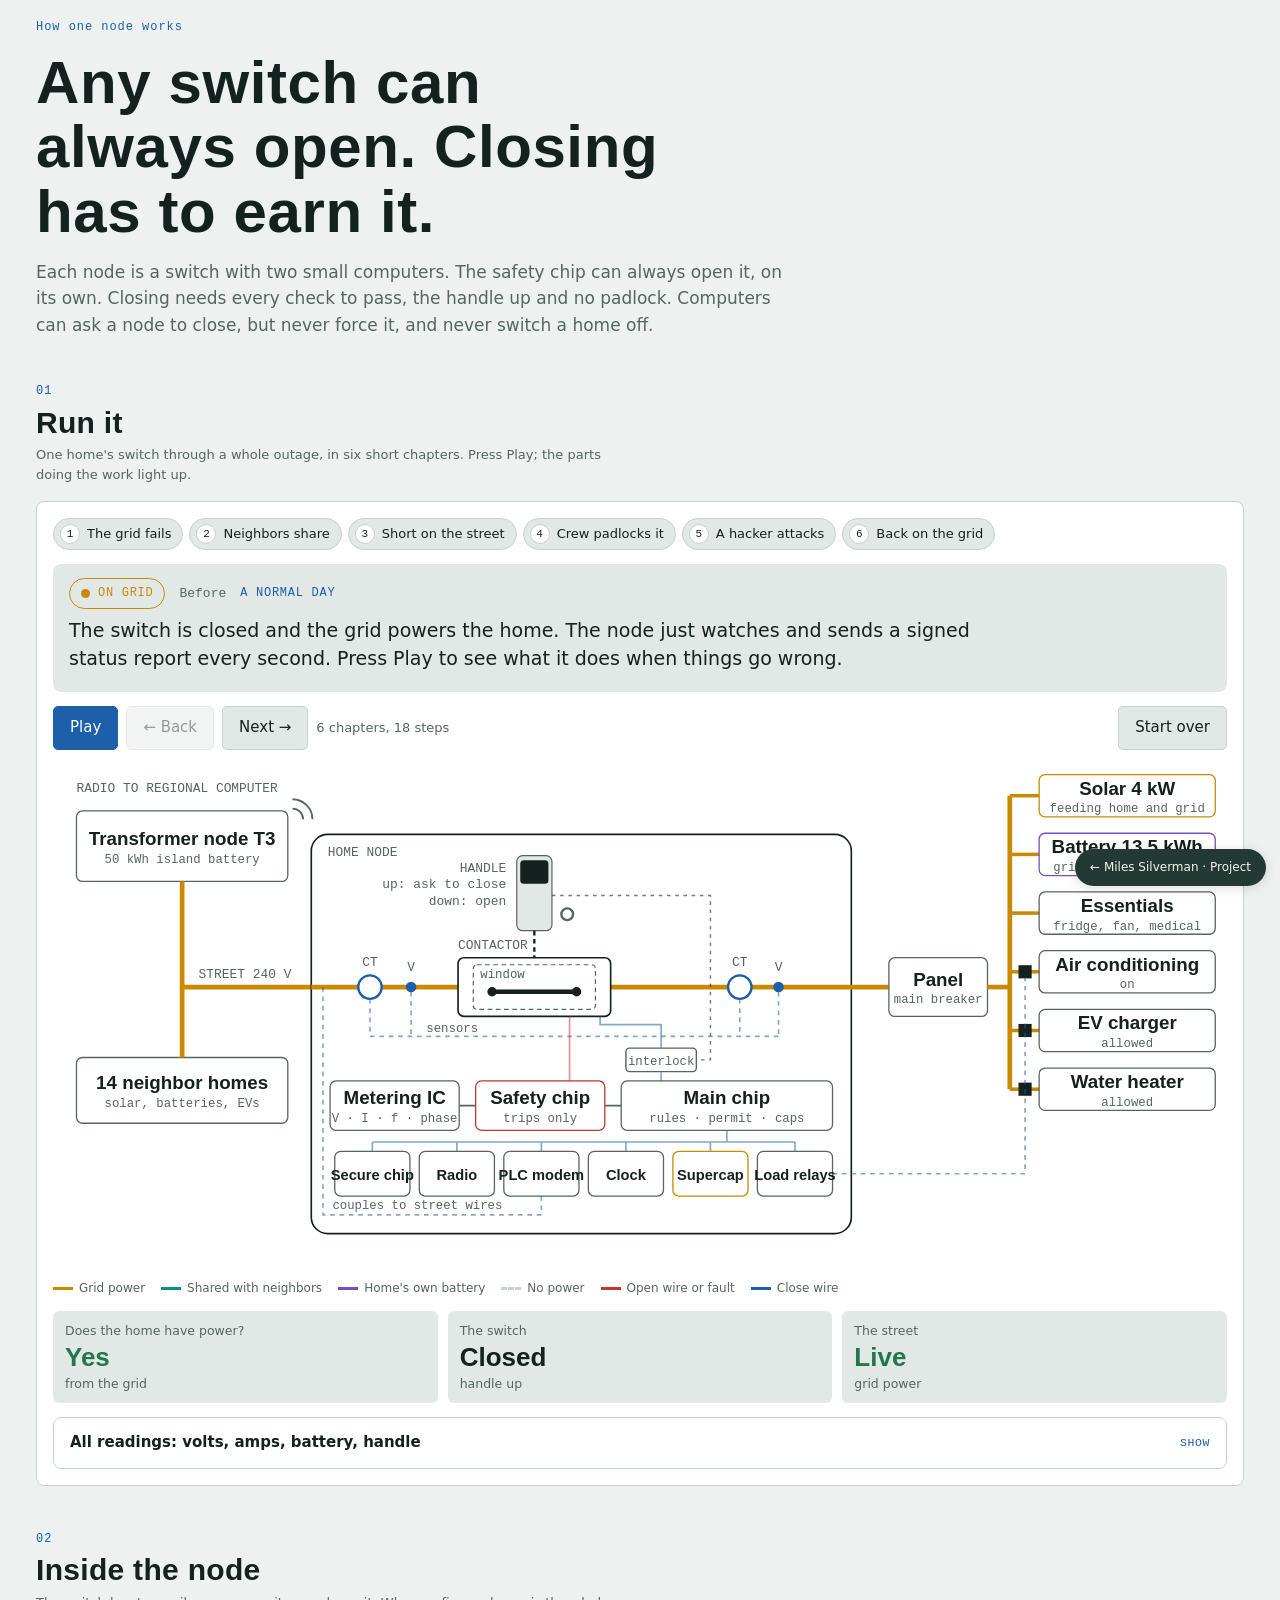
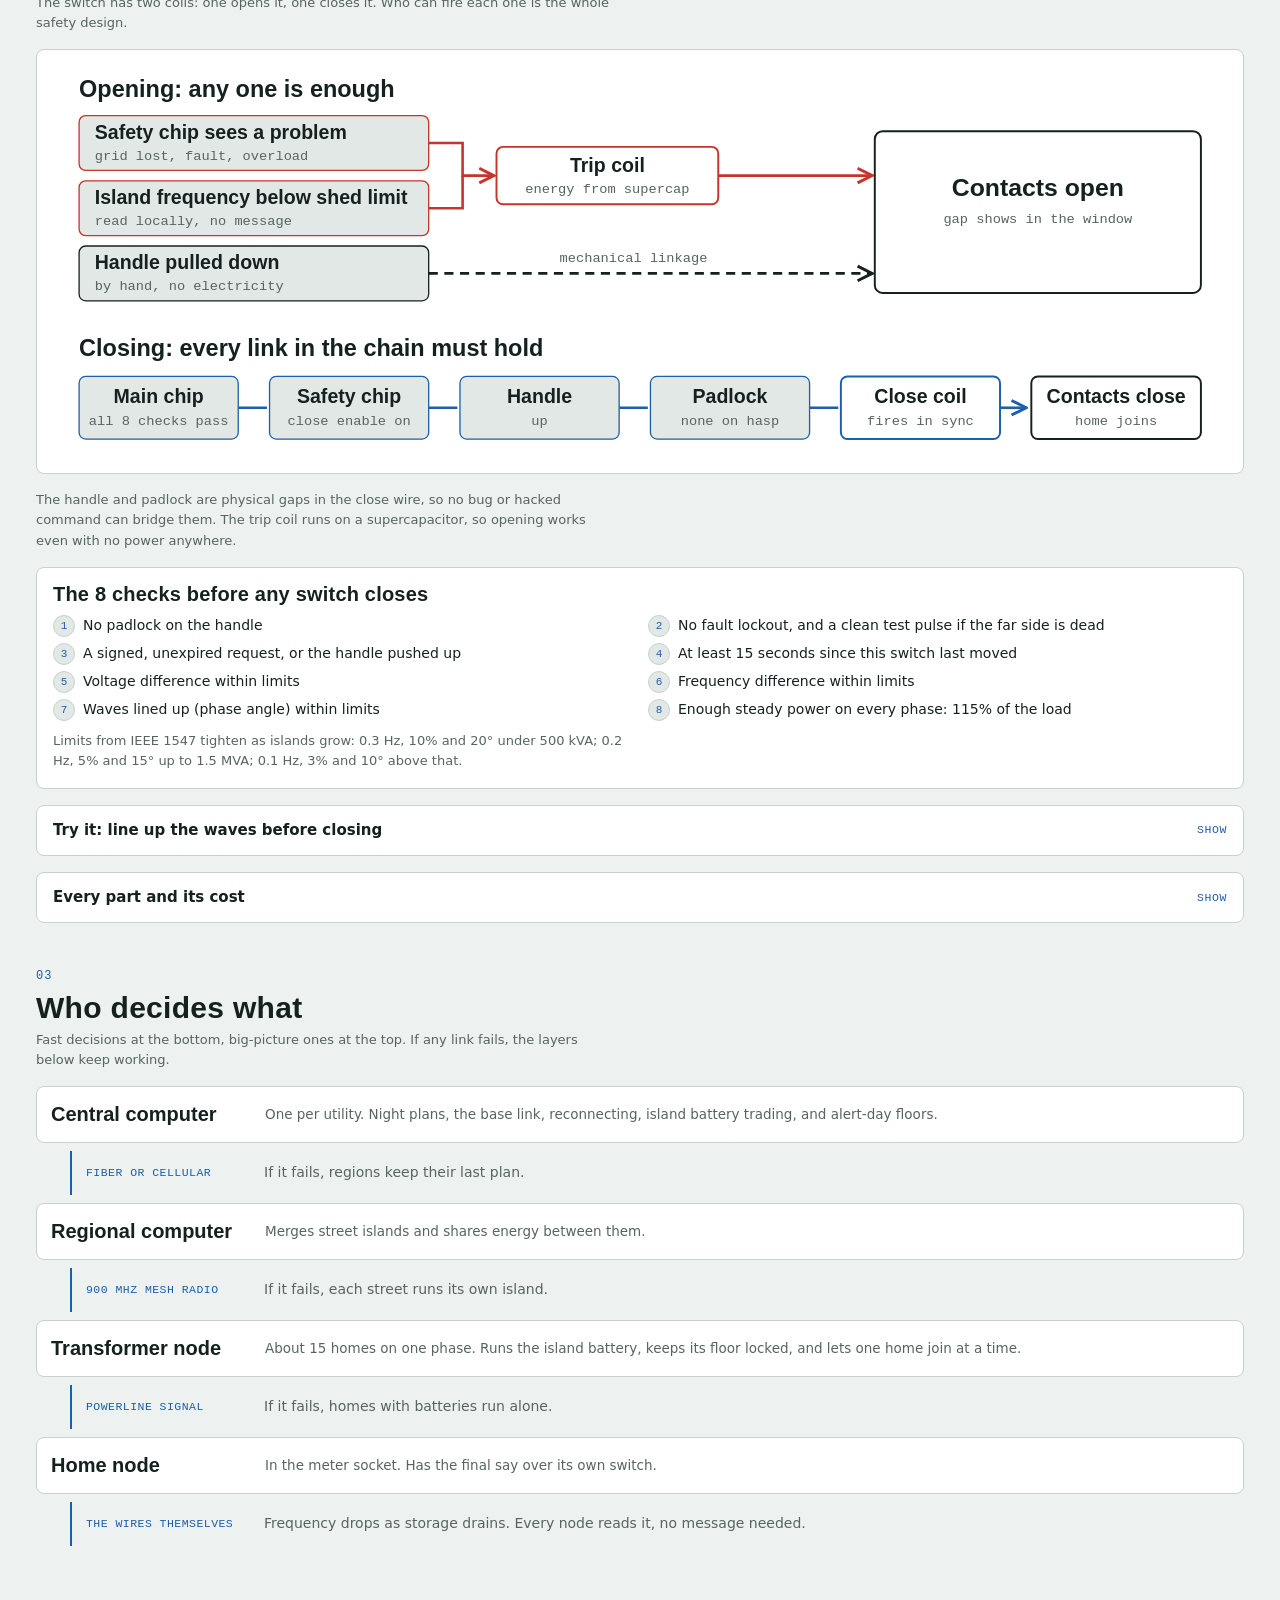
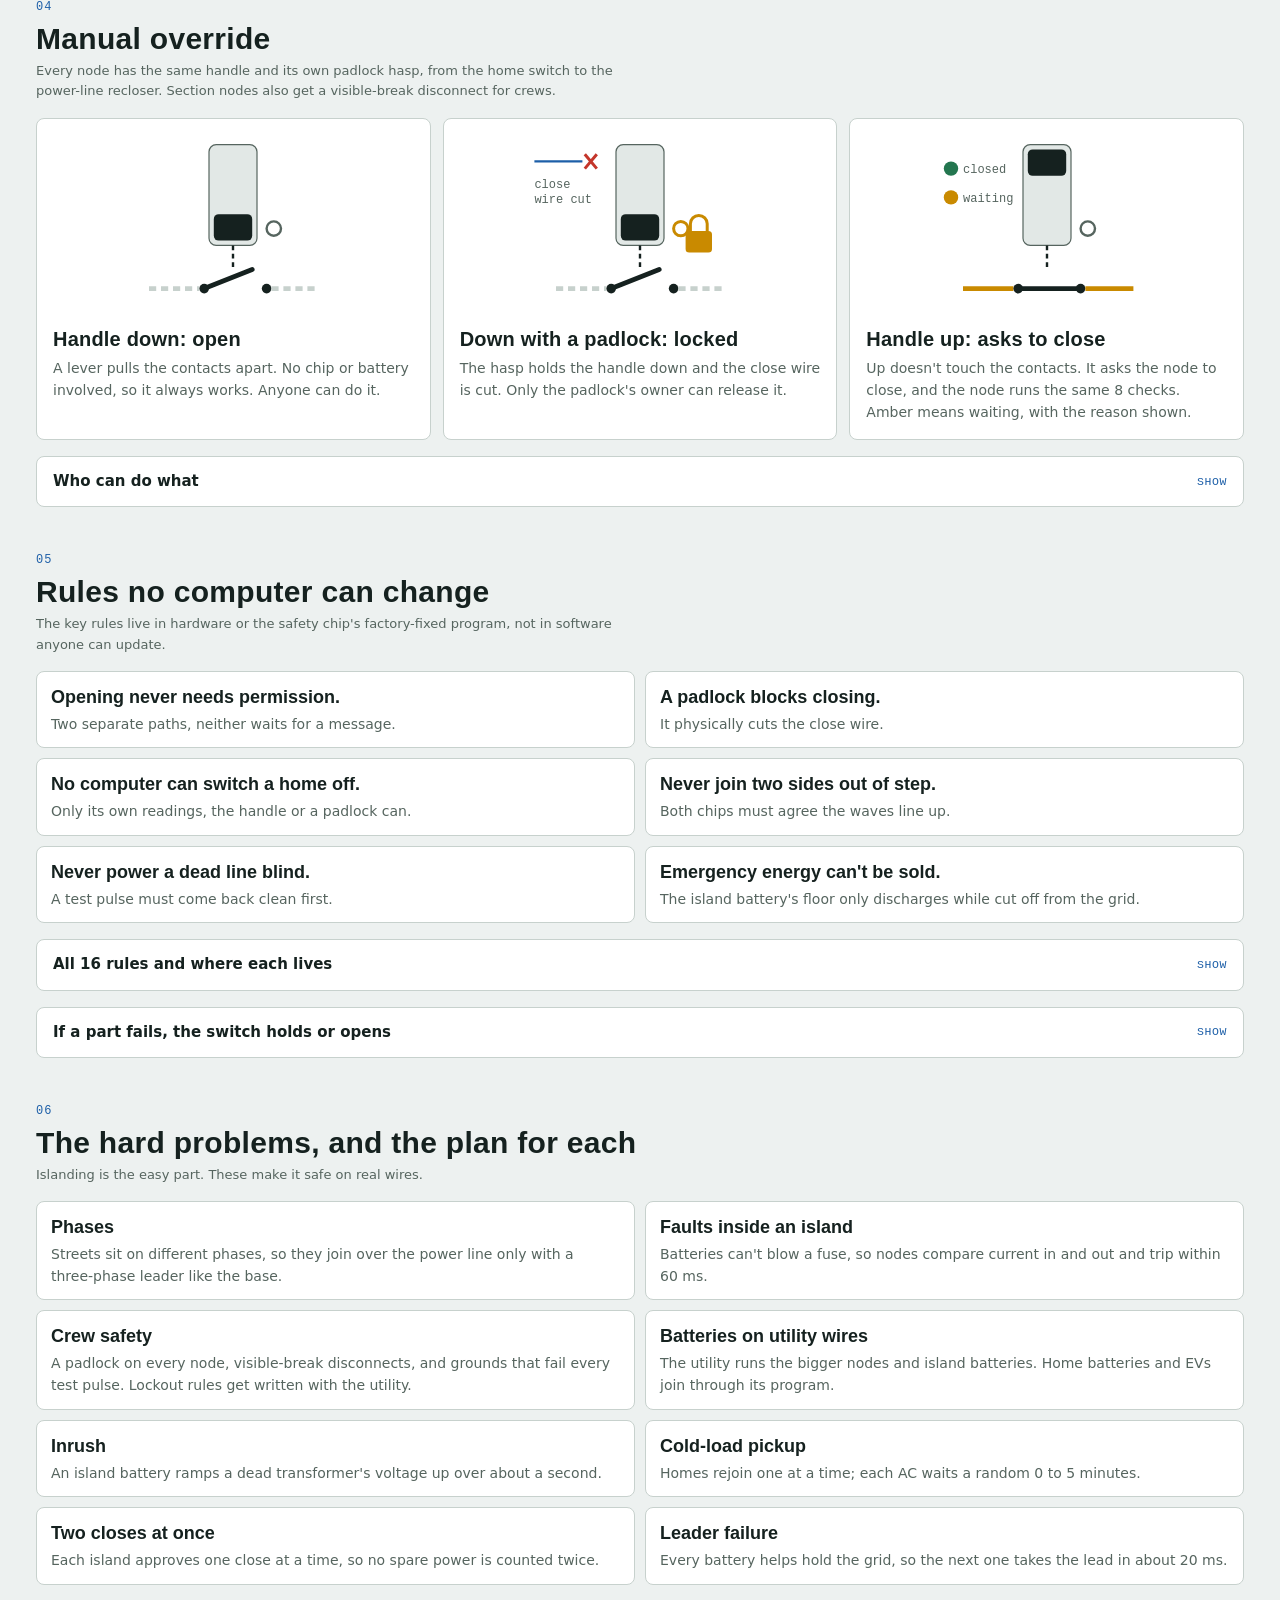
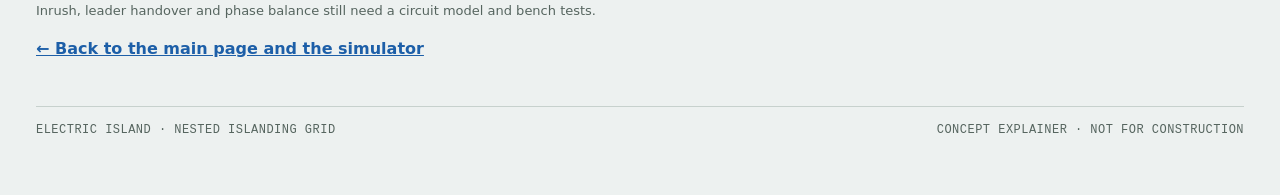
<file: apps/electric-island/mechanism.html>
<!doctype html>
<html lang="en">
<head><script>
(function(){
  var query=new URLSearchParams(location.search);
  var fromName=(window.name||'').split(':');
  var config=window.MILES_EMBED||{};
  config.kind='electric-island';
  config.mode=config.mode||(fromName[0]==='miles'&&fromName[2])||query.get('embed')||'app';
  config.preview=config.mode==='preview';
  config.active=!config.preview;
  window.MILES_EMBED=config;
  document.documentElement.classList.add('portfolio-'+config.mode,'portfolio-'+config.kind);
  document.documentElement.setAttribute('data-theme','light');
})();
</script>
<style>/* All rules apply only inside the authored project iframe. */
html.portfolio-preview,html.portfolio-preview body{height:100%;width:100%;overflow:hidden!important;margin:0!important;padding:0!important;scroll-behavior:auto}
html.portfolio-preview body{pointer-events:none;user-select:none}
html.portfolio-preview.portfolio-paused *,html.portfolio-preview.portfolio-paused *:before,html.portfolio-preview.portfolio-paused *:after{animation-play-state:paused!important;transition:none!important}
html.portfolio-preview *,html.portfolio-preview *:before,html.portfolio-preview *:after{cursor:default!important}

/* The original StreetForge canvas and its original scene renderer. */
html.portfolio-preview.portfolio-streetforge{--topbar:0px;--projectbar:0px}
html.portfolio-preview.portfolio-streetforge body>:not(#canvas):not(#portfolio-sf-tour):not(script):not(style):not(link){display:none!important}
html.portfolio-preview.portfolio-streetforge #canvas{position:fixed!important;inset:62px 0 32px!important;width:100%!important;height:calc(100% - 94px)!important;outline:0}
#portfolio-sf-tour{position:fixed;inset:0;z-index:2100;pointer-events:none;font-family:Inter,system-ui,sans-serif;color:#e7edff;text-align:left}
#portfolio-sf-tour [hidden]{display:none!important}
.sf-tour-header{position:absolute;top:0;left:0;right:0;height:36px;display:flex;align-items:center;justify-content:space-between;gap:8px;padding:0 11px;background:#1d2230;border-bottom:1px solid #384053}
.sf-tour-header strong{font-size:12px;letter-spacing:-.35px;white-space:nowrap}.sf-tour-header strong>span{font-size:9px;font-weight:400;color:#9ba9c3;margin-left:4px}
.sf-tour-header>div{display:flex;align-items:center;gap:6px}.sf-tour-header button{background:#2b3448;border:1px solid #4a5b78;border-radius:4px;padding:4px 8px;color:#e5eeff;font-size:9px;line-height:1.3}
.sf-tour-badge{font-size:7px;letter-spacing:.1em;color:#92a9ce;margin-left:3px}
.sf-tour-project{position:absolute;top:36px;left:0;right:0;height:26px;display:flex;gap:8px;align-items:center;padding:0 12px;background:#191e29;border-bottom:1px solid #30384b}
.sf-tour-project>span{font-size:7px;letter-spacing:.12em;color:#8694af}.sf-tour-project>button{padding:0;border:0;background:none;color:#d4e1f8;font-size:10px;line-height:1.4}
.sf-tour-dialog{position:absolute;top:50%;left:50%;transform:translate(-50%,-50%);display:flex;flex-direction:column;gap:7px;width:min(344px,calc(100% - 32px));padding:12px;border:1px solid #547fb9;background:#222a3a;border-radius:9px;box-shadow:0 9px 32px #0007}
.sf-tour-dialog>strong{font-size:12px;font-weight:600;line-height:1.4;color:#f0f4ff}
#portfolio-sf-tour #descText{display:block;width:100%;height:48px!important;min-height:0!important;max-height:48px;resize:none;overflow:hidden;box-sizing:border-box;font:10px/15px Inter,system-ui,sans-serif;background:#131a27;color:#e5efff;padding:6px 8px;margin:0;border:1px solid #607ca9;border-radius:5px;caret-color:#99c6ff}
#portfolio-sf-tour #descCanvas{display:block;width:100%;height:52px!important;min-height:0;margin:0;border:0;border-radius:4px}
.sf-tour-place{display:flex;justify-content:flex-end}
#portfolio-sf-tour #descPlace,.sf-tour-name>button{border:1px solid #99beff;background:#92baff;color:#111d31;font:600 10px/1.3 Inter,system-ui,sans-serif;border-radius:5px;padding:6px 11px;min-height:27px;margin:0;float:none}
.sf-tour-add{position:absolute;left:12px;top:74px;width:180px;padding:10px;border:1px solid #536788;border-radius:8px;background:#222a3a;box-shadow:0 9px 25px #0005;display:flex;flex-direction:column;gap:7px}
.sf-tour-add>span{font-size:8px;letter-spacing:.1em;color:#acbdd7;margin-bottom:2px}.sf-tour-add>button{display:flex;align-items:center;gap:9px;border:1px solid #445572;border-radius:5px;padding:8px;background:#2b3549;color:#e4edff;font:11px/1.4 Inter,system-ui,sans-serif;text-align:left}.sf-tour-add>button>span{font-size:17px;color:#a8d8b0}.sf-tour-add>button.chosen{border-color:#8ec1ff;background:#334c6b}
.sf-tour-name input{display:block;width:100%;padding:8px;background:#131a27;border:1px solid #789bc9;border-radius:5px;color:#e5efff;font:12px/1.4 Inter,system-ui,sans-serif}
.sf-tour-name>button{align-self:flex-end}
.sf-tour-footer{position:absolute;bottom:0;left:0;right:0;height:32px;display:flex;justify-content:space-between;align-items:center;gap:8px;padding:0 11px;border-top:1px solid #3b465b;background:#1c2330;color:#d3e5ff;font-size:9px;line-height:1.4}
.sf-tour-dots{display:flex;gap:4px;flex-shrink:0}.sf-tour-dots i{height:3px;width:11px;background:#45516a;border-radius:3px}.sf-tour-dots i.active{background:#91bbff}
.sf-tour-pointer{position:absolute;top:0;left:0;width:22px;height:27px;z-index:2200;will-change:transform;filter:drop-shadow(0 2px 2px #0005);transition:opacity .25s}.sf-tour-pointer svg{height:27px;width:22px;display:block;overflow:visible}.sf-tour-click{position:absolute;top:-10px;left:-10px;width:24px;height:24px;border:2px solid #b9d4ff;border-radius:50%;opacity:0}.sf-tour-pointer.is-clicking .sf-tour-click{animation:sf-tour-click .44s ease-out}
@keyframes sf-tour-click{0%{opacity:1;transform:scale(.25)}100%{opacity:0;transform:scale(1.5)}}
@media(max-width:330px){.sf-tour-header{padding-inline:8px}.sf-tour-header button{padding:4px 6px;font-size:8px}.sf-tour-dialog{padding:10px;gap:6px}.sf-tour-badge{font-size:6px}.sf-tour-footer{font-size:8px;padding-inline:8px}.sf-tour-dots i{width:8px}}

/* Show the authored Treety long section in preview and diagram modes. */
html.portfolio-preview.portfolio-treety body>header,html.portfolio-preview.portfolio-treety body>footer,
html.portfolio-diagram.portfolio-treety body>header,html.portfolio-diagram.portfolio-treety body>footer{display:none!important}
html.portfolio-preview.portfolio-treety main>section:not(#section),html.portfolio-diagram.portfolio-treety main>section:not(#section){display:none!important}
html.portfolio-preview.portfolio-treety #section>.wrap,html.portfolio-diagram.portfolio-treety #section>.wrap{padding:0!important;max-width:none;margin:0}
html.portfolio-preview.portfolio-treety #section,html.portfolio-diagram.portfolio-treety #section{border:0}
html.portfolio-preview.portfolio-treety #section>.wrap>.sec-head,html.portfolio-preview.portfolio-treety #section>.wrap>h2,
html.portfolio-diagram.portfolio-treety #section>.wrap>.sec-head,html.portfolio-diagram.portfolio-treety #section>.wrap>h2,
html.portfolio-preview.portfolio-treety .sim-under,html.portfolio-diagram.portfolio-treety .sim-under,
html.portfolio-preview.portfolio-treety #section>.wrap>details{display:none!important}
html.portfolio-preview.portfolio-treety main,html.portfolio-preview.portfolio-treety #section,html.portfolio-preview.portfolio-treety #section>.wrap,
html.portfolio-preview.portfolio-treety .sim,html.portfolio-preview.portfolio-treety .xs-grid,html.portfolio-preview.portfolio-treety .xs-fig{height:100%;width:100%}
html.portfolio-preview.portfolio-treety .sim{border:0;margin:0;background:#e2e6dd;display:grid;place-items:center}
html.portfolio-preview.portfolio-treety .sim>:not(.xs-grid),html.portfolio-preview.portfolio-treety .xs-panel{display:none!important}
html.portfolio-preview.portfolio-treety .xs-grid{display:block!important;border:0}
html.portfolio-preview.portfolio-treety .xs-fig{display:grid;place-items:center;overflow:hidden!important;border:0}
html.portfolio-preview.portfolio-treety #xsec{width:100%!important;height:100%!important;min-width:0!important;max-height:100%;display:block}
html.portfolio-diagram.portfolio-treety #section>.wrap{padding:18px!important}
html.portfolio-diagram.portfolio-treety .sim{margin:0}
@media(max-width:650px){html.portfolio-diagram.portfolio-treety #section>.wrap{padding:8px!important}}

/* Electric Island uses its actual outage state machine and SVG schematic. */
html.portfolio-preview.portfolio-electric-island body>.wrap{height:100%;width:100%;max-width:none;padding:0;display:block}
html.portfolio-preview.portfolio-electric-island .wrap>:not(#run){display:none!important}
html.portfolio-preview.portfolio-electric-island #run{display:block;height:100%}
html.portfolio-preview.portfolio-electric-island #run>.sechead{display:none!important}
html.portfolio-preview.portfolio-electric-island .story{height:100%;border:0;border-radius:0;padding:7px;background:#e2e8e6;display:grid;place-items:center}
html.portfolio-preview.portfolio-electric-island .story>:not(.schem){display:none!important}
html.portfolio-preview.portfolio-electric-island .schem{width:100%;height:100%;overflow:hidden!important;display:grid;place-items:center}
html.portfolio-preview.portfolio-electric-island #node{min-width:0!important;width:100%!important;height:100%!important;display:block}
html.portfolio-app.portfolio-electric-island .topbar,html.portfolio-app.portfolio-electric-model .nav{display:none}
html.portfolio-diagram.portfolio-electric-island .wrap{max-width:none;padding:20px;gap:0}
html.portfolio-diagram.portfolio-electric-island .wrap>:not(#run){display:none!important}
html.portfolio-diagram.portfolio-electric-island #run>.sechead{display:none}
html.portfolio-preview.portfolio-electric-model .app{grid-template-columns:1fr;grid-template-rows:1fr;height:100%}
html.portfolio-preview.portfolio-electric-model .app>.top,html.portfolio-preview.portfolio-electric-model .panel,
html.portfolio-preview.portfolio-electric-model .views,html.portfolio-preview.portfolio-electric-model .titleblock{display:none!important}
html.portfolio-preview.portfolio-electric-model .stage{grid-column:1;grid-row:1;height:100%}

/* A direct workspace URL still offers a route back to Miles' portfolio. */
.portfolio-return{display:block;position:fixed;right:14px;bottom:14px;z-index:9999;font:12px/1.4 system-ui,sans-serif;background:#233a34;color:#f5f4ee;padding:10px 15px;text-decoration:none;border-radius:24px;box-shadow:0 2px 12px #0002}
.portfolio-return:focus-visible{outline:3px solid #b4432c;outline-offset:3px}
@media(prefers-reduced-motion:reduce){html.portfolio-preview *{animation:none!important;transition:none!important}}
</style>

<meta charset="utf-8">
<meta name="viewport" content="width=device-width, initial-scale=1, viewport-fit=cover">
<title>How Electric Island Works</title>
<meta name="description" content="How each Electric Island node senses, decides, takes orders from the grid's computers, and gets overridden by hand.">


<style>
/* Layout: same switchgear console language as the simulator. Single column of numbered sections; the node schematic is the hero instrument. */
:root{
  color-scheme:light;
  --bg:#EDF1F0; --panel:#FFFFFF; --ink:#15211F; --muted:#56655F; --rule:#C7D1CD; --soft:#E2E8E6;
  --hot:#C98A00; --fault:#C4362B; --accent:#1D5FA8; --ok:#23764F;
  --i1:#0E8C83; --i2:#7351C2;
  --display:"Barlow Condensed","Arial Narrow",Arial,sans-serif;
  --body:"Public Sans",system-ui,-apple-system,"Segoe UI",sans-serif;
  --mono:"JetBrains Mono",ui-monospace,Menlo,Consolas,monospace;
  padding-top:env(safe-area-inset-top,0px);padding-bottom:env(safe-area-inset-bottom,0px);
}
@media (prefers-color-scheme: dark){:root:not([data-theme="light"]){
  --bg:#0E1513; --panel:#16201E; --ink:#E2ECE9; --muted:#93A49F; --rule:#2B3A36; --soft:#1D2926;
  --hot:#F0B531; --fault:#F0685C; --accent:#6FA9F2; --ok:#4FC28A; --i1:#2EC4B6; --i2:#A38AF0; color-scheme:dark}}
:root[data-theme="dark"]{
  --bg:#0E1513; --panel:#16201E; --ink:#E2ECE9; --muted:#93A49F; --rule:#2B3A36; --soft:#1D2926;
  --hot:#F0B531; --fault:#F0685C; --accent:#6FA9F2; --ok:#4FC28A; --i1:#2EC4B6; --i2:#A38AF0; color-scheme:dark}
*{box-sizing:border-box}
body{margin:0;background:var(--bg);color:var(--ink);font-family:var(--body);font-size:15px;line-height:1.55}
[hidden]{display:none!important}
.wrap{max-width:1240px;margin:0 auto;padding-left:max(16px,env(safe-area-inset-left,0px));padding-right:max(16px,env(safe-area-inset-right,0px));padding-block:18px 56px;display:grid;gap:44px}
h1,h2,h3{font-family:var(--display);font-weight:600;letter-spacing:.01em;text-wrap:balance;margin:0;line-height:1.08}
h1{font-size:clamp(36px,5.4vw,60px);max-width:22ch}
h2{font-size:30px}
h3{font-size:20px}
p{margin:0;max-width:70ch}
a{color:var(--accent)}
a:focus-visible,button:focus-visible,input:focus-visible,label:focus-within{outline:2px solid var(--accent);outline-offset:2px}
.topbar{display:flex;align-items:center;gap:16px;flex-wrap:wrap;padding-bottom:12px;border-bottom:1px solid var(--rule);font-family:var(--mono);font-size:12px;letter-spacing:.06em;text-transform:uppercase}
.topbar a{color:var(--ink);text-decoration:none}
.topbar a:hover{color:var(--accent)}
.topbar .brand{font-family:var(--display);font-size:22px;font-weight:700;letter-spacing:.05em}
.topbar .crumb{color:var(--muted)}
.topbar .grow{flex:1}
.hero{display:grid;gap:14px}
.lede{color:var(--muted);font-size:17px}
.sechead{display:grid;gap:6px}
.num{font-family:var(--mono);font-size:12px;letter-spacing:.08em;color:var(--accent)}
section{display:grid;gap:16px}
.card{background:var(--panel);border:1px solid var(--rule);border-radius:8px;padding:16px;min-width:0}
.note{font-size:13px;color:var(--muted)}
.mono{font-family:var(--mono)}
.scroll{overflow-x:auto;-webkit-overflow-scrolling:touch}
button{font:inherit;font-size:13.5px;color:var(--ink);background:var(--soft);border:1px solid var(--rule);border-radius:5px;padding:7px 11px;cursor:pointer;text-align:left}
button:hover{border-color:var(--accent)}
button[disabled]{opacity:.45;cursor:not-allowed}
button.primary{background:var(--accent);border-color:var(--accent);color:var(--panel)}
.svgt{font-family:var(--body);fill:var(--ink)}
.svgm{font-family:var(--mono);fill:var(--muted)}
.svgd{font-family:var(--display);font-weight:600;fill:var(--ink)}
/* story */
.story{display:grid;gap:14px}
.chapters{display:flex;flex-wrap:wrap;gap:6px}
.chapters button{display:inline-flex;align-items:center;gap:7px;font-size:13px;padding:5px 11px 5px 6px;border-radius:99px}
.chapters button span{font-family:var(--mono);font-size:11px;width:20px;height:20px;border-radius:50%;display:inline-grid;place-items:center;background:var(--panel);border:1px solid var(--rule)}
.chapters button.on{background:var(--accent);border-color:var(--accent);color:var(--panel)}
.chapters button.on span{color:var(--accent);border-color:var(--panel)}
.chapters button.done span{background:var(--ok);border-color:var(--ok);color:var(--panel)}
.caption{background:var(--soft);border-radius:8px;padding:14px 16px;display:grid;gap:8px;min-height:128px;align-content:start}
.capmeta{display:flex;flex-wrap:wrap;gap:8px 14px;align-items:center}
.captime{font-family:var(--mono);font-size:13px;color:var(--muted);font-variant-numeric:tabular-nums}
.capwho{font-family:var(--mono);font-size:12px;letter-spacing:.06em;text-transform:uppercase;color:var(--accent)}
.captext{font-size:19px;line-height:1.45;max-width:78ch}
.storyctl{display:flex;flex-wrap:wrap;gap:8px;align-items:center}
.storyctl .grow{flex:1}
.storyctl button{font-size:15px;padding:9px 16px}
.story .schem svg{display:block;width:100%;min-width:760px;height:auto}
.keyreads{display:grid;grid-template-columns:repeat(3,minmax(0,1fr));gap:10px}
.kr{border-radius:6px;padding:10px 12px;display:grid;gap:3px;background:var(--soft);min-width:0}
.kr span{font-size:12.5px;color:var(--muted)}
.kr b{font-family:var(--display);font-size:26px;font-weight:600;line-height:1.05}
.kr small{font-size:12.5px;color:var(--muted)}
.kr.good b{color:var(--ok)} .kr.bad b{color:var(--fault)} .kr.warn b{color:var(--hot)}
details.more{border:1px solid var(--rule);border-radius:8px;background:var(--panel);min-width:0}
.wrap,section{grid-template-columns:minmax(0,1fr)}
details.more>summary{cursor:pointer;list-style:none;padding:13px 16px;font-weight:600;display:flex;justify-content:space-between;align-items:center;gap:12px}
details.more>summary::-webkit-details-marker{display:none}
details.more>summary::after{content:"Show";font-family:var(--mono);font-size:11.5px;font-weight:500;letter-spacing:.05em;text-transform:uppercase;color:var(--accent);flex:none}
details.more[open]>summary::after{content:"Hide"}
details.more>summary:focus-visible{outline:2px solid var(--accent);outline-offset:2px}
details.more>.body{padding:0 16px 16px}
.story details.more{background:none}
.lk{font-size:14px;color:var(--muted)}
.keyrules{list-style:none;margin:0;padding:0;display:grid;grid-template-columns:repeat(2,minmax(0,1fr));gap:10px}
.keyrules li{background:var(--panel);border:1px solid var(--rule);border-radius:8px;padding:12px 14px;font-size:14px;color:var(--muted)}
.keyrules b{display:block;color:var(--ink);font-family:var(--display);font-size:18px;font-weight:600;margin-bottom:2px}
/* run it */
.run{display:grid;grid-template-columns:minmax(0,1fr) 320px;gap:16px;align-items:start}
.run .schem svg{display:block;width:100%;min-width:760px;height:auto}
.statusrow{display:flex;flex-wrap:wrap;gap:10px;align-items:center;justify-content:space-between;margin-bottom:10px}
.pill{display:inline-flex;align-items:center;gap:8px;font-family:var(--mono);font-size:12px;letter-spacing:.06em;text-transform:uppercase;padding:5px 11px;border-radius:99px;border:1.5px solid currentColor;font-weight:500}
.pill i{width:9px;height:9px;border-radius:50%;background:currentColor;display:inline-block}
.st-grid{color:var(--hot)} .st-share{color:var(--i1)} .st-alone{color:var(--i2)} .st-lock{color:var(--hot)} .st-fault{color:var(--fault)} .st-off{color:var(--muted)}
.readouts{display:grid;grid-template-columns:repeat(6,minmax(0,1fr));gap:8px;margin-top:12px}
.ro{background:var(--soft);border-radius:5px;padding:8px 9px;display:grid;gap:2px;min-width:0}
.ro span{font-size:11.5px;color:var(--muted)}
.ro b{font-family:var(--display);font-size:20px;font-weight:600;line-height:1.1;font-variant-numeric:tabular-nums}
.ro small{font-family:var(--mono);font-size:11px;color:var(--muted)}
.side{display:grid;gap:12px}
.acts{display:grid;gap:6px}
.acts button{width:100%}
.ctl{display:flex;gap:6px;flex-wrap:wrap}
.steps{list-style:none;margin:0;padding:0;display:grid;gap:6px;max-height:420px;overflow-y:auto}
.steps li{display:grid;grid-template-columns:64px 1fr;gap:4px 10px;padding:8px;border-radius:5px;font-size:13.5px;border:1px solid transparent}
.steps li time{font-family:var(--mono);font-size:12px;color:var(--muted);font-variant-numeric:tabular-nums;padding-top:2px}
.steps li b{display:block;font-family:var(--mono);font-size:11px;letter-spacing:.06em;text-transform:uppercase;color:var(--accent);font-weight:500}
.steps li.future{opacity:.35}
.steps li.now{border-color:var(--accent);background:color-mix(in srgb,var(--accent) 8%,transparent)}
.legend{display:flex;flex-wrap:wrap;gap:6px 16px;font-size:12px;color:var(--muted);margin-top:8px}
.legend span{display:inline-flex;align-items:center;gap:6px}
.legend i{display:inline-block;width:20px;height:0;border-top:3px solid}
/* try it */
.try{display:grid;grid-template-columns:minmax(0,1fr) 300px;gap:16px;align-items:start}
.try svg{display:block;width:100%;height:auto}
.sliders{display:grid;gap:12px}
.sliders label{display:grid;grid-template-columns:1fr auto;gap:4px 10px;font-size:13.5px}
.sliders input{grid-column:1/-1;width:100%;accent-color:var(--accent)}
.sliders output{font-family:var(--mono);font-size:12.5px;font-variant-numeric:tabular-nums}
.verdict{border-radius:6px;padding:10px 12px;font-size:14px;background:var(--soft)}
.verdict.go{background:color-mix(in srgb,var(--ok) 14%,transparent);color:var(--ok)}
.verdict.no{background:color-mix(in srgb,var(--fault) 13%,transparent);color:var(--fault)}
.verdict.wait{background:color-mix(in srgb,var(--hot) 15%,transparent)}
/* logic diagram */
.logic svg{display:block;width:100%;min-width:760px;height:auto}
/* tables */
table{border-collapse:collapse;width:100%;font-size:13.5px}
th,td{text-align:left;padding:9px 10px;border-bottom:1px solid var(--rule);vertical-align:top}
th{font-family:var(--mono);font-size:11px;letter-spacing:.06em;text-transform:uppercase;color:var(--muted);font-weight:500}
td code,.tag{font-family:var(--mono);font-size:12px;background:var(--soft);padding:2px 6px;border-radius:4px;white-space:nowrap}
td.cost{font-family:var(--mono);font-variant-numeric:tabular-nums;white-space:nowrap;text-align:right}
/* talk */
.ladder{display:grid;gap:0}
.tier{display:grid;grid-template-columns:200px minmax(0,1fr);gap:14px;align-items:center;padding:12px 14px;border:1px solid var(--rule);border-radius:8px;background:var(--panel)}
.tier b{font-family:var(--display);font-size:20px;font-weight:600}
.tier span{font-size:13.5px;color:var(--muted)}
.link{display:grid;grid-template-columns:200px minmax(0,1fr);gap:14px;padding:8px 14px;align-items:center}
.link .wire{display:flex;align-items:center;gap:8px;font-family:var(--mono);font-size:11.5px;color:var(--accent);letter-spacing:.04em;text-transform:uppercase}
.link .wire::before{content:"";width:2px;align-self:stretch;min-height:44px;background:var(--accent);margin-left:20px;margin-right:6px}
.link dl{margin:0;display:grid;grid-template-columns:max-content 1fr;gap:3px 12px;font-size:13.5px}
.link dt{color:var(--muted)} .link dd{margin:0}
/* override */
.handles{display:grid;grid-template-columns:repeat(3,minmax(0,1fr));gap:12px}
.handles svg{display:block;width:100%;max-width:240px;height:auto;margin:0 auto 6px}
.handles .card{display:grid;gap:8px;align-content:start}
.handles p{font-size:14px;color:var(--muted)}
footer{border-top:1px solid var(--rule);padding-top:14px;display:flex;flex-wrap:wrap;justify-content:space-between;gap:8px;font-family:var(--mono);font-size:12px;color:var(--muted);letter-spacing:.04em;text-transform:uppercase}
.try{padding:0 0 4px}
.backlink{font-size:16px;font-weight:600}
.checks8{list-style:none;margin:10px 0 0;padding:0;display:grid;grid-template-columns:repeat(2,minmax(0,1fr));gap:6px 16px;counter-reset:c;font-size:14px}
.checks8 li{counter-increment:c;display:grid;grid-template-columns:24px 1fr;gap:6px;min-width:0}
.checks8 li::before{content:counter(c);font-family:var(--mono);font-size:11px;width:20px;height:20px;border-radius:50%;display:grid;place-items:center;background:var(--soft);border:1px solid var(--rule);color:var(--accent)}
.hard{list-style:none;margin:0;padding:0;display:grid;grid-template-columns:repeat(2,minmax(0,1fr));gap:10px}
.hard li{background:var(--panel);border:1px solid var(--rule);border-radius:8px;padding:12px 14px;font-size:14px;color:var(--muted);min-width:0}
.hard b{display:block;color:var(--ink);font-family:var(--display);font-size:18px;font-weight:600;margin-bottom:2px}
@media (max-width:1000px){.run,.try{grid-template-columns:1fr}.readouts{grid-template-columns:repeat(3,minmax(0,1fr))}}
@media (max-width:640px){.handles,.keyrules,.keyreads,.checks8,.hard{grid-template-columns:1fr}.captext{font-size:17px}.readouts{grid-template-columns:1fr 1fr}.tier,.link{grid-template-columns:1fr}.link .wire::before{min-height:20px}}
@media (prefers-reduced-motion:reduce){*{transition:none!important;animation:none!important}}
</style>
</head>
<body>
<div class="wrap">
<nav class="topbar" aria-label="Site">
  <a class="brand" href="/projects/electric-island/">Electric Island</a>
  <span class="crumb">// How it works</span>
  <span class="grow"></span>
  <a href="#run">Run it</a>
  <a href="#inside">Inside</a>
  <a href="#talk">Who decides</a>
  <a href="#override">Override</a>
  <a href="#rules">Rules</a>
  <a href="#hard">Hard problems</a>
  <a href="/projects/electric-island/">&larr; Main page</a>
</nav>

<header class="hero">
  <span class="num">How one node works</span>
  <h1>Any switch can always open. Closing has to earn it.</h1>
  <p class="lede">Each node is a switch with two small computers. The safety chip can always open it, on its own. Closing needs every check to pass, the handle up and no padlock. Computers can ask a node to close, but never force it, and never switch a home off.</p>
</header>

<section id="run" aria-labelledby="run-h">
  <div class="sechead">
    <span class="num">01</span>
    <h2 id="run-h">Run it</h2>
    <p class="note">One home's switch through a whole outage, in six short chapters. Press Play; the parts doing the work light up.</p>
  </div>
  <div class="card story">
    <div class="chapters" id="chapters" role="group" aria-label="Chapters"></div>
    <div class="caption" aria-live="polite">
      <div class="capmeta"><span class="pill st-grid" id="pill"><i></i><span id="pilltext">On grid</span></span><span class="captime" id="captime"></span><span class="capwho" id="capwho"></span></div>
      <p class="captext" id="captext"></p>
    </div>
    <div class="storyctl">
      <button type="button" class="primary" id="r-play">Play</button>
      <button type="button" id="r-back">&larr; Back</button>
      <button type="button" id="r-next">Next &rarr;</button>
      <span class="note" id="r-count"></span>
      <span class="grow"></span>
      <button type="button" id="r-reset">Start over</button>
    </div>
    <div class="schem scroll"><svg id="node" viewBox="0 0 1000 420" role="img" aria-label="Schematic of a home node between the street wires and the house, showing sensors, switch, handle, chips and the home's loads"></svg></div>
    <div class="legend">
      <span><i style="border-color:var(--hot)"></i>Grid power</span>
      <span><i style="border-color:var(--i1)"></i>Shared with neighbors</span>
      <span><i style="border-color:var(--i2)"></i>Home's own battery</span>
      <span><i style="border-color:var(--rule);border-top-style:dashed"></i>No power</span>
      <span><i style="border-color:var(--fault)"></i>Open wire or fault</span>
      <span><i style="border-color:var(--accent)"></i>Close wire</span>
    </div>
    <div class="keyreads" id="keyreads"></div>
    <details class="more">
      <summary>All readings: volts, amps, battery, handle</summary>
      <div class="body"><div class="readouts" id="readouts"></div></div>
    </details>
  </div>
</section>

<section id="inside" aria-labelledby="in-h">
  <div class="sechead">
    <span class="num">02</span>
    <h2 id="in-h">Inside the node</h2>
    <p class="note">The switch has two coils: one opens it, one closes it. Who can fire each one is the whole safety design.</p>
  </div>
  <div class="card logic scroll">
    <svg viewBox="0 0 900 300" role="img" aria-label="Logic of the node: three independent ways to open, and a chain of links that must all hold to close">
      <defs>
        <marker id="ar-r" viewBox="0 0 10 10" refX="9" refY="5" markerWidth="7" markerHeight="7" orient="auto"><path d="M1 1L9 5L1 9" style="fill:none;stroke:var(--fault);stroke-width:1.6"/></marker>
        <marker id="ar-b" viewBox="0 0 10 10" refX="9" refY="5" markerWidth="7" markerHeight="7" orient="auto"><path d="M1 1L9 5L1 9" style="fill:none;stroke:var(--accent);stroke-width:1.6"/></marker>
        <marker id="ar-k" viewBox="0 0 10 10" refX="9" refY="5" markerWidth="7" markerHeight="7" orient="auto"><path d="M1 1L9 5L1 9" style="fill:none;stroke:var(--ink);stroke-width:1.6"/></marker>
      </defs>
      <text x="20" y="24" class="svgd" font-size="18">Opening: any one is enough</text>
      <g>
        <rect x="20" y="38" width="268" height="42" rx="5" style="fill:var(--soft);stroke:var(--fault)"/>
        <text x="32" y="56" class="svgd" font-size="15">Safety chip sees a problem</text>
        <text x="32" y="72" class="svgm" font-size="10.5">grid lost, fault, overload</text>
        <rect x="20" y="88" width="268" height="42" rx="5" style="fill:var(--soft);stroke:var(--fault)"/>
        <text x="32" y="106" class="svgd" font-size="15">Island frequency below shed limit</text>
        <text x="32" y="122" class="svgm" font-size="10.5">read locally, no message</text>
        <rect x="20" y="138" width="268" height="42" rx="5" style="fill:var(--soft);stroke:var(--ink)"/>
        <text x="32" y="156" class="svgd" font-size="15">Handle pulled down</text>
        <text x="32" y="172" class="svgm" font-size="10.5">by hand, no electricity</text>
      </g>
      <path d="M288 59H314V84H338" style="fill:none;stroke:var(--fault);stroke-width:2" marker-end="url(#ar-r)"/>
      <path d="M288 109H314V84" style="fill:none;stroke:var(--fault);stroke-width:2"/>
      <rect x="340" y="62" width="170" height="44" rx="5" style="fill:var(--panel);stroke:var(--fault);stroke-width:1.5"/>
      <text x="425" y="81" text-anchor="middle" class="svgd" font-size="15">Trip coil</text>
      <text x="425" y="97" text-anchor="middle" class="svgm" font-size="10.5">energy from supercap</text>
      <path d="M510 84H628" style="fill:none;stroke:var(--fault);stroke-width:2" marker-end="url(#ar-r)"/>
      <path d="M288 159H628" style="fill:none;stroke:var(--ink);stroke-width:2;stroke-dasharray:7 5" marker-end="url(#ar-k)"/>
      <text x="445" y="150" text-anchor="middle" class="svgm" font-size="10.5">mechanical linkage</text>
      <rect x="630" y="50" width="250" height="124" rx="6" style="fill:var(--panel);stroke:var(--ink);stroke-width:1.5"/>
      <text x="755" y="100" text-anchor="middle" class="svgd" font-size="19">Contacts open</text>
      <text x="755" y="120" text-anchor="middle" class="svgm" font-size="10.5">gap shows in the window</text>

      <text x="20" y="222" class="svgd" font-size="18">Closing: every link in the chain must hold</text>
      <g>
        <rect x="20" y="238" width="122" height="48" rx="5" style="fill:var(--soft);stroke:var(--accent)"/>
        <text x="81" y="258" text-anchor="middle" class="svgd" font-size="15">Main chip</text>
        <text x="81" y="275" text-anchor="middle" class="svgm" font-size="10.5">all 8 checks pass</text>
        <rect x="166" y="238" width="122" height="48" rx="5" style="fill:var(--soft);stroke:var(--accent)"/>
        <text x="227" y="258" text-anchor="middle" class="svgd" font-size="15">Safety chip</text>
        <text x="227" y="275" text-anchor="middle" class="svgm" font-size="10.5">close enable on</text>
        <rect x="312" y="238" width="122" height="48" rx="5" style="fill:var(--soft);stroke:var(--accent)"/>
        <text x="373" y="258" text-anchor="middle" class="svgd" font-size="15">Handle</text>
        <text x="373" y="275" text-anchor="middle" class="svgm" font-size="10.5">up</text>
        <rect x="458" y="238" width="122" height="48" rx="5" style="fill:var(--soft);stroke:var(--accent)"/>
        <text x="519" y="258" text-anchor="middle" class="svgd" font-size="15">Padlock</text>
        <text x="519" y="275" text-anchor="middle" class="svgm" font-size="10.5">none on hasp</text>
        <rect x="604" y="238" width="122" height="48" rx="5" style="fill:var(--panel);stroke:var(--accent);stroke-width:1.5"/>
        <text x="665" y="258" text-anchor="middle" class="svgd" font-size="15">Close coil</text>
        <text x="665" y="275" text-anchor="middle" class="svgm" font-size="10.5">fires in sync</text>
        <rect x="750" y="238" width="130" height="48" rx="5" style="fill:var(--panel);stroke:var(--ink);stroke-width:1.5"/>
        <text x="815" y="258" text-anchor="middle" class="svgd" font-size="15">Contacts close</text>
        <text x="815" y="275" text-anchor="middle" class="svgm" font-size="10.5">home joins</text>
      </g>
      <path d="M142 262H164M288 262H310M434 262H456M580 262H602" style="fill:none;stroke:var(--accent);stroke-width:2"/>
      <path d="M726 262H746" style="fill:none;stroke:var(--accent);stroke-width:2" marker-end="url(#ar-b)"/>
    </svg>
  </div>
  <p class="note">The handle and padlock are physical gaps in the close wire, so no bug or hacked command can bridge them. The trip coil runs on a supercapacitor, so opening works even with no power anywhere.</p>
  <div class="card">
    <h3>The 8 checks before any switch closes</h3>
    <ol class="checks8">
      <li>No padlock on the handle</li>
      <li>No fault lockout, and a clean test pulse if the far side is dead</li>
      <li>A signed, unexpired request, or the handle pushed up</li>
      <li>At least 15 seconds since this switch last moved</li>
      <li>Voltage difference within limits</li>
      <li>Frequency difference within limits</li>
      <li>Waves lined up (phase angle) within limits</li>
      <li>Enough steady power on every phase: 115% of the load</li>
    </ol>
    <p class="note" style="margin-top:10px">Limits from IEEE 1547 tighten as islands grow: 0.3 Hz, 10% and 20° under 500 kVA; 0.2 Hz, 5% and 15° up to 1.5 MVA; 0.1 Hz, 3% and 10° above that.</p>
  </div>

  <details class="more">
    <summary>Try it: line up the waves before closing</summary>
    <div class="body">
  <div class="try" id="try">
    <div>
            <p class="note" style="margin:4px 0 10px">Before closing, the node compares the street's voltage wave with the home's. If they are out of step when the contacts meet, a surge rips through both sides. Set how far apart the two sides are, then ask the node to close. It waits until the waves line up within 20°. The 60 Hz wiggle is frozen so you can see the shapes; the drift between them runs at real speed.</p>
      <svg id="waves" viewBox="0 0 640 220" role="img" aria-label="Two voltage waves, street side and home side, with a phase-angle dial"></svg>
    </div>
    <div class="sliders">
      <label for="s-df">Frequency difference <output id="o-df">0.12 Hz</output><input type="range" id="s-df" min="0" max="0.6" step="0.02" value="0.12"></label>
      <label for="s-dv">Voltage difference <output id="o-dv">3 %</output><input type="range" id="s-dv" min="0" max="20" step="1" value="3"></label>
      <div class="ctl"><button type="button" class="primary" id="s-close">Ask to close</button><button type="button" id="s-reset">Reset</button></div>
      <div class="verdict" id="s-verdict">Open. Waiting for a close request.</div>
      <p class="note">These are IEEE 1547's limits for a street-sized island under 500 kVA. Bigger islands use the tighter limits above.</p>
    </div>
  </div>
    </div>
  </details>

  <details class="more">
    <summary>Every part and its cost</summary>
    <div class="body scroll">
    <table>
      <thead><tr><th>Part</th><th>What it is</th><th>What it does</th><th>Example class</th><th style="text-align:right">Cost</th></tr></thead>
      <tbody>
        <tr><td><code>CT_GRID</code> <code>CT_HOME</code></td><td>Four current sensors</td><td>One on each 120 V hot leg, on each side of the switch. The two sides cross-check each other, and the safety chip reads them through its own comparator, so one failure can't blind it.</td><td>Split-core current transformers</td><td class="cost">$16.00</td></tr>
        <tr><td><code>VSENSE_x2</code></td><td>Voltage taps</td><td>Measure voltage on each side. Comparing the two tells the node whether the street is live and whether the waves line up.</td><td>Resistor dividers</td><td class="cost">in board</td></tr>
        <tr><td><code>METERING_IC</code></td><td>Two energy-metering chips</td><td>One per side. Each samples both legs about 8,000 times a second and works out volts, amps, frequency and the phase angle between the two sides.</td><td>ADE7953 class</td><td class="cost">$6.00</td></tr>
        <tr><td><code>SAFETY_MCU</code></td><td>Safety microcontroller</td><td>Can only open the switch. Watches for grid loss, faults and overloads, holds the close-enable line, and checks the main chip's heartbeat. Its program is fixed at the factory and can't be changed over the air.</td><td>Arm Cortex-M0+ class</td><td class="cost">$0.80</td></tr>
        <tr><td><code>MAIN_MCU</code></td><td>Main microcontroller</td><td>Runs the rules: the eight-check close permit, the night caps, status reports, and requests from the computers. Accepts only signed firmware updates.</td><td>ESP32-S3 class</td><td class="cost">$3.00</td></tr>
        <tr><td><code>SECURE_CHIP</code></td><td>Secure element</td><td>Keeps the node's private key locked in hardware. Signs every report and checks every incoming command's signature, age and serial number.</td><td>ATECC608 class</td><td class="cost">$1.00</td></tr>
        <tr><td><code>RADIO_900</code></td><td>Mesh radio</td><td>Talks to the regional computer over 900 MHz, hopping through other nodes, the way smart meters already do.</td><td>Wi-SUN class module</td><td class="cost">$7.00</td></tr>
        <tr><td><code>PLC_MODEM</code></td><td>Powerline modem</td><td>Sends data over the 240 V wires to the transformer node. It connects on the street side, so it keeps working when the switch is open or the wires are dead.</td><td>G3-PLC class</td><td class="cost">$6.00</td></tr>
        <tr><td><code>CLOCK_RTC</code></td><td>Real-time clock</td><td>Keeps time through outages for the night caps. Drifts about a minute a year and is checked against the transformer node's GPS time.</td><td>DS3231 class</td><td class="cost">$1.50</td></tr>
        <tr><td><code>SUPERCAP</code></td><td>Supercapacitor</td><td>Stores enough energy to fire the trip coil several times with no power anywhere, and keeps the clock running for weeks.</td><td>5 F supercapacitor</td><td class="cost">$4.00</td></tr>
        <tr><td><code>PSU_DUAL</code></td><td>Power supply</td><td>Powers the node from whichever side has voltage: the street or the home's battery.</td><td>On the board</td><td class="cost">in board</td></tr>
        <tr><td><code>CONTACTOR_200A</code></td><td>Two-pole latching contactor</td><td>The switch itself, opening both hot legs at once. Latching means it stays where it is without power. Rated to break 200 A of normal load; for a big grid short it waits for the utility fuse to clear first, so it never welds itself shut.</td><td>Meter-disconnect latching relay</td><td class="cost">$40.00</td></tr>
        <tr><td><code>HANDLE</code> <code>HASP</code></td><td>Manual handle and padlock hasp</td><td>Down pulls the contacts apart through a mechanical linkage. Up asks the node to close. A padlock through the hasp blocks the handle.</td><td>Molded lever</td><td class="cost">$14.00</td></tr>
        <tr><td><code>INTERLOCK_SW</code></td><td>Interlock switch</td><td>Sits in the close-coil wire and opens whenever the handle is down or padlocked, so the coil can't get current.</td><td>Snap-action switch</td><td class="cost">with handle</td></tr>
        <tr><td><code>WINDOW</code></td><td>Viewing window</td><td>Lets a lineworker see the contacts apart with their own eyes.</td><td>Clear cover</td><td class="cost">with handle</td></tr>
        <tr><td><code>STATUS_LIGHT</code></td><td>Status light and display</td><td>Green: closed. Amber: waiting, with the reason in words. Red: locked out.</td><td>LED and small display</td><td class="cost">in board</td></tr>
        <tr><td><code>LOAD_RELAYS</code></td><td>Load-control outputs</td><td>Switch the AC, water heater and EV charger circuits in the panel to enforce caps. The essentials circuit (fridge, fan, a light, medical) is never switched.</td><td>Drivers for panel relays</td><td class="cost">$30&ndash;60 in panel</td></tr>
      </tbody>
    </table>
    <p class="note" style="margin-top:10px">Node hardware comes to about $143 with the housing, board and assembly. The home's own main breaker still protects the wiring inside the house; the node only manages the connection to the street.</p>
  </div>
  </details>
</section>

<section id="talk" aria-labelledby="talk-h">
  <div class="sechead">
    <span class="num">03</span>
    <h2 id="talk-h">Who decides what</h2>
    <p class="note">Fast decisions at the bottom, big-picture ones at the top. If any link fails, the layers below keep working.</p>
  </div>
  <div class="ladder">
    <div class="tier"><b>Central computer</b><span>One per utility. Night plans, the base link, reconnecting, island battery trading, and alert-day floors.</span></div>
    <div class="link"><span class="wire">Fiber or cellular</span><span class="lk">If it fails, regions keep their last plan.</span></div>
    <div class="tier"><b>Regional computer</b><span>Merges street islands and shares energy between them.</span></div>
    <div class="link"><span class="wire">900 MHz mesh radio</span><span class="lk">If it fails, each street runs its own island.</span></div>
    <div class="tier"><b>Transformer node</b><span>About 15 homes on one phase. Runs the island battery, keeps its floor locked, and lets one home join at a time.</span></div>
    <div class="link"><span class="wire">Powerline signal</span><span class="lk">If it fails, homes with batteries run alone.</span></div>
    <div class="tier"><b>Home node</b><span>In the meter socket. Has the final say over its own switch.</span></div>
    <div class="link"><span class="wire">The wires themselves</span><span class="lk">Frequency drops as storage drains. Every node reads it, no message needed.</span></div>
  </div>
</section>

<section id="override" aria-labelledby="ov-h">
  <div class="sechead">
    <span class="num">04</span>
    <h2 id="ov-h">Manual override</h2>
    <p class="note">Every node has the same handle and its own padlock hasp, from the home switch to the power-line recloser. Section nodes also get a visible-break disconnect for crews.</p>
  </div>
  <div class="handles">
    <div class="card">
      <svg viewBox="0 0 200 150" role="img" aria-label="Handle down, contacts open">
        <rect x="80" y="8" width="40" height="84" rx="6" style="fill:var(--soft);stroke:var(--muted)"/>
        <rect x="84" y="66" width="32" height="22" rx="4" style="fill:var(--ink)"/>
        <circle cx="134" cy="78" r="6" style="fill:none;stroke:var(--muted);stroke-width:2"/>
        <line x1="100" y1="92" x2="100" y2="112" style="stroke:var(--ink);stroke-width:2;stroke-dasharray:4 3"/>
        <line x1="30" y1="128" x2="72" y2="128" style="stroke:var(--rule);stroke-width:4;stroke-dasharray:6 4"/>
        <circle cx="76" cy="128" r="4" style="fill:var(--ink)"/>
        <line x1="76" y1="128" x2="116" y2="112" style="stroke:var(--ink);stroke-width:4;stroke-linecap:round"/>
        <circle cx="128" cy="128" r="4" style="fill:var(--ink)"/>
        <line x1="132" y1="128" x2="172" y2="128" style="stroke:var(--rule);stroke-width:4;stroke-dasharray:6 4"/>
      </svg>
      <h3>Handle down: open</h3>
      <p>A lever pulls the contacts apart. No chip or battery involved, so it always works. Anyone can do it.</p>
    </div>
    <div class="card">
      <svg viewBox="0 0 200 150" role="img" aria-label="Handle down with padlock, close-coil wire broken">
        <rect x="80" y="8" width="40" height="84" rx="6" style="fill:var(--soft);stroke:var(--muted)"/>
        <rect x="84" y="66" width="32" height="22" rx="4" style="fill:var(--ink)"/>
        <circle cx="134" cy="78" r="6" style="fill:none;stroke:var(--hot);stroke-width:2.5"/>
        <rect x="138" y="80" width="22" height="18" rx="3" style="fill:var(--hot)"/>
        <path d="M142 80v-6a7 7 0 0 1 14 0v6" style="fill:none;stroke:var(--hot);stroke-width:2.5"/>
        <line x1="100" y1="92" x2="100" y2="112" style="stroke:var(--ink);stroke-width:2;stroke-dasharray:4 3"/>
        <line x1="30" y1="128" x2="72" y2="128" style="stroke:var(--rule);stroke-width:4;stroke-dasharray:6 4"/>
        <circle cx="76" cy="128" r="4" style="fill:var(--ink)"/>
        <line x1="76" y1="128" x2="116" y2="112" style="stroke:var(--ink);stroke-width:4;stroke-linecap:round"/>
        <circle cx="128" cy="128" r="4" style="fill:var(--ink)"/>
        <line x1="132" y1="128" x2="172" y2="128" style="stroke:var(--rule);stroke-width:4;stroke-dasharray:6 4"/>
        <line x1="12" y1="22" x2="52" y2="22" style="stroke:var(--accent);stroke-width:2"/>
        <path d="M54 16l10 12M64 16l-10 12" style="stroke:var(--fault);stroke-width:2.5"/>
        <text x="12" y="44" class="svgm" font-size="10">close</text>
        <text x="12" y="57" class="svgm" font-size="10">wire cut</text>
      </svg>
      <h3>Down with a padlock: locked</h3>
      <p>The hasp holds the handle down and the close wire is cut. Only the padlock's owner can release it.</p>
    </div>
    <div class="card">
      <svg viewBox="0 0 200 150" role="img" aria-label="Handle up, node asks to close and shows a status light">
        <rect x="80" y="8" width="40" height="84" rx="6" style="fill:var(--soft);stroke:var(--muted)"/>
        <rect x="84" y="12" width="32" height="22" rx="4" style="fill:var(--ink)"/>
        <circle cx="134" cy="78" r="6" style="fill:none;stroke:var(--muted);stroke-width:2"/>
        <line x1="100" y1="92" x2="100" y2="112" style="stroke:var(--ink);stroke-width:2;stroke-dasharray:4 3"/>
        <line x1="30" y1="128" x2="72" y2="128" style="stroke:var(--hot);stroke-width:4"/>
        <circle cx="76" cy="128" r="4" style="fill:var(--ink)"/>
        <line x1="76" y1="128" x2="128" y2="128" style="stroke:var(--ink);stroke-width:4;stroke-linecap:round"/>
        <circle cx="128" cy="128" r="4" style="fill:var(--ink)"/>
        <line x1="132" y1="128" x2="172" y2="128" style="stroke:var(--hot);stroke-width:4"/>
        <circle cx="20" cy="28" r="6" style="fill:var(--ok)"/>
        <text x="30" y="32" class="svgm" font-size="10">closed</text>
        <circle cx="20" cy="52" r="6" style="fill:var(--hot)"/>
        <text x="30" y="56" class="svgm" font-size="10">waiting</text>
      </svg>
      <h3>Handle up: asks to close</h3>
      <p>Up doesn't touch the contacts. It asks the node to close, and the node runs the same 8 checks. Amber means waiting, with the reason shown.</p>
    </div>
  </div>
<details class="more">
    <summary>Who can do what</summary>
    <div class="body scroll">
    <table>
      <thead><tr><th>Who</th><th>Can</th><th>Can't</th></tr></thead>
      <tbody>
        <tr><td>Homeowner</td><td>Pull the handle down any time. Push it up to ask for a close. Register medical devices so they are never capped. Set the EV's driving reserve and the home battery's backup reserve.</td><td>Force a close past a failed check. Remove a crew's padlock.</td></tr>
        <tr><td>Line crew</td><td>Padlock any node: home, transformer or section. Ground the lines. Reset a fault lockout with a utility key after a test pulse comes back clean.</td><td>Close a switch past a failed check. Even after their own reset, the line must pass a test pulse first.</td></tr>
        <tr><td>Utility operator</td><td>Pick the night plan from a fixed menu, at most once an hour. Ask switches to close. Put an area on storm hold, which blocks every automatic close there.</td><td>Open a home remotely. Close anything past a padlock or a failed check.</td></tr>
        <tr><td>Base commander</td><td>Open or padlock the base boundary. Approve lending the base's spare power.</td><td>Be forced to lend. The base always powers its own mission first.</td></tr>
        <tr><td>Firefighter</td><td>Pull any home handle down to kill power to a burning house's street connection. Padlock it if needed.</td><td>Nothing extra. Off is always available to anyone.</td></tr>
      </tbody>
    </table>
    </div>
  </details>
</section>

<section id="rules" aria-labelledby="rules-h">
  <div class="sechead">
    <span class="num">05</span>
    <h2 id="rules-h">Rules no computer can change</h2>
    <p class="note">The key rules live in hardware or the safety chip's factory-fixed program, not in software anyone can update.</p>
  </div>
  <ul class="keyrules">
    <li><b>Opening never needs permission.</b> Two separate paths, neither waits for a message.</li>
    <li><b>A padlock blocks closing.</b> It physically cuts the close wire.</li>
    <li><b>No computer can switch a home off.</b> Only its own readings, the handle or a padlock can.</li>
    <li><b>Never join two sides out of step.</b> Both chips must agree the waves line up.</li>
    <li><b>Never power a dead line blind.</b> A test pulse must come back clean first.</li>
    <li><b>Emergency energy can't be sold.</b> The island battery's floor only discharges while cut off from the grid.</li>
  </ul>
  <details class="more">
    <summary>All 16 rules and where each lives</summary>
    <div class="body scroll">
    <table>
      <thead><tr><th>Rule</th><th>Where it lives</th><th>Why it can't be bypassed</th></tr></thead>
      <tbody>
        <tr><td>Opening never needs permission</td><td>Safety chip and the mechanical handle</td><td>Two independent paths, and neither waits for a message. The trip coil runs on the supercapacitor.</td></tr>
        <tr><td>A padlock blocks closing</td><td>Interlock switch in the close-coil wire</td><td>It is a physical gap in the wire. No software can put current across it.</td></tr>
        <tr><td>No remote command can switch a home off</td><td>Home node firmware: there is no OPEN action</td><td>Homes open only on their own readings (grid lost, fault, frequency below the shed limit), the handle, or a padlock. A stolen key can't cut anyone's power.</td></tr>
        <tr><td>Never close two sides that are out of step</td><td>Main chip permit and safety chip close-enable</td><td>Both chips measure independently and both must agree: under 0.3 Hz, 10% voltage and 20° apart.</td></tr>
        <tr><td>Never power a dead line without a clean test pulse</td><td>Main chip permit, transformer and section nodes</td><td>A short or a grounded line shows up in the pulse, and the switch locks out until a crew resets it.</td></tr>
        <tr><td>Clear faults without relying on fuses</td><td>Safety chip and transformer node</td><td>On grid power, above its rating the contactor waits for the utility fuse to clear, so it can't weld shut. In an island there's no big fault current, so nodes compare current in and out and trip within 60 ms (90 ms on a backup signal with radios down).</td></tr>
        <tr><td>Streets on different phases join only through a three-phase leader</td><td>Section, transformer and base nodes</td><td>Each street sits on one phase. Without the grid, a close onto the power line needs a three-phase source, such as the base, in the merged island.</td></tr>
        <tr><td>One close at a time per island</td><td>Transformer node and regional computer</td><td>Each island hands out one close at a time, so two switches can't both count the same spare power.</td></tr>
        <tr><td>Night plans come only from a fixed menu</td><td>Main chip firmware</td><td>Plans are stored at the factory, change at most once an hour, and never go below the 0.2 kW essentials circuit, which has no relay at all.</td></tr>
        <tr><td>Never feed power back into a dead substation</td><td>Section and base boundary nodes</td><td>They read voltage on the substation side and refuse any close that would energize it from an island.</td></tr>
        <tr><td>Never cap a home below 0.2 kW, and never cap registered medical devices</td><td>Main chip firmware and the panel wiring</td><td>The essentials circuit has no relay on it at all, so there is nothing to switch off. If an island must drop whole homes to survive, homes with registered medical devices go last.</td></tr>
        <tr><td>Never sell the island battery's emergency floor</td><td>Island battery controller, wired to the transformer switch</td><td>Below 10 kWh it can discharge only while the transformer switch is open. An open switch means no path to the grid, so that energy can only power the island.</td></tr>
        <tr><td>Never drain an EV below its owner's reserve</td><td>The EV's two-way charger</td><td>The owner sets the reserve (40% here). The charger stops sharing there, so the car can always be driven away.</td></tr>
        <tr><td>One move per 15 seconds per switch, except opening for safety</td><td>Main chip</td><td>Stops islands from flapping. Safety opens skip the wait.</td></tr>
        <tr><td>At most 5 requests a minute per node</td><td>Secure chip and main chip</td><td>A flood of valid commands still can't rattle switches.</td></tr>
        <tr><td>The safety chip's program can't be changed over the air</td><td>Factory-fixed memory</td><td>Firmware updates reach only the main chip, and only when signed with the utility's key.</td></tr>
      </tbody>
    </table>
    </div>
  </details>
  <details class="more">
    <summary>If a part fails, the switch holds or opens</summary>
    <div class="body scroll">
    <table>
      <thead><tr><th>What fails</th><th>What the node does</th><th>Result</th></tr></thead>
      <tbody>
        <tr><td>Main chip crashes</td><td>A watchdog restarts it within a second. The safety chip keeps protecting. No closes happen until the main chip is back.</td><td>Home stays as it was</td></tr>
        <tr><td>Safety chip fails</td><td>The main chip notices the missing heartbeat, blocks every close, holds the switch where it is, and reports "service needed". The battery inverter's own built-in anti-islanding still protects the street.</td><td>No new islanding at this home until it is fixed</td></tr>
        <tr><td>Metering chip fails</td><td>Readings stop or look impossible, so the main chip blocks closes. The safety chip still reads the sensors through its own comparator.</td><td>Safe, open or closed as it was</td></tr>
        <tr><td>A current sensor fails</td><td>The two sides disagree in a way physics doesn't allow. The node blocks closes and reports it.</td><td>Safe</td></tr>
        <tr><td>Contacts weld shut</td><td>After a trip, current is still flowing. The node reports "welded", and the transformer node opens upstream.</td><td>The next node up isolates the street</td></tr>
        <tr><td>Node loses all power</td><td>The latching contactor stays where it is. If the grid is lost at the same time, the supercapacitor fires the trip.</td><td>Open is always reachable</td></tr>
        <tr><td>Radio fails</td><td>Messages go over the powerline signal to the transformer node instead.</td><td>Full function within the 15-home group</td></tr>
        <tr><td>Radio and powerline both fail</td><td>The node works alone. Homes with batteries island themselves; no merges happen.</td><td>Safe, with less shared power</td></tr>
        <tr><td>Clock is wrong</td><td>It is checked against the transformer node's GPS time. If it is off by more than 5 minutes, the node uses the strictest normal cap, 0.5 kW, until it is fixed.</td><td>Storage is still protected by the frequency floor</td></tr>
        <tr><td>Lead battery fails</td><td>The next-strongest grid-forming battery takes over voltage and frequency in about 20 ms.</td><td>Island stays up</td></tr>
        <tr><td>A firmware bug</td><td>The rules that matter for safety live in the safety chip and the interlock wiring.</td><td>A bug can't close past a padlock or into a fault</td></tr>
      </tbody>
    </table>
    </div>
  </details>
</section>

<section id="hard" aria-labelledby="hard-h">
  <div class="sechead">
    <span class="num">06</span>
    <h2 id="hard-h">The hard problems, and the plan for each</h2>
    <p class="note">Islanding is the easy part. These make it safe on real wires.</p>
  </div>
  <ul class="hard">
    <li><b>Phases</b>Streets sit on different phases, so they join over the power line only with a three-phase leader like the base.</li>
    <li><b>Faults inside an island</b>Batteries can't blow a fuse, so nodes compare current in and out and trip within 60 ms.</li>
    <li><b>Crew safety</b>A padlock on every node, visible-break disconnects, and grounds that fail every test pulse. Lockout rules get written with the utility.</li>
    <li><b>Batteries on utility wires</b>The utility runs the bigger nodes and island batteries. Home batteries and EVs join through its program.</li>
    <li><b>Inrush</b>An island battery ramps a dead transformer's voltage up over about a second.</li>
    <li><b>Cold-load pickup</b>Homes rejoin one at a time; each AC waits a random 0 to 5 minutes.</li>
    <li><b>Two closes at once</b>Each island approves one close at a time, so no spare power is counted twice.</li>
    <li><b>Leader failure</b>Every battery helps hold the grid, so the next one takes the lead in about 20 ms.</li>
  </ul>
  <p class="note">Inrush, leader handover and phase balance still need a circuit model and bench tests.</p>
  <p class="backlink"><a href="/projects/electric-island/">&larr; Back to the main page and the simulator</a></p>
</section>

<footer><span>Electric Island · nested islanding grid</span><span>Concept explainer · not for construction</span></footer>
</div>
<script>
(function(){
const $=id=>document.getElementById(id);
const DELAY=1900;
const START=()=>({street:'grid',closed:true,handle:'up',lock:false,flock:false,inv:'follow',ac:'on',ev:'on',wh:'on',batt:82});
let S=START(),hi=new Set(),seq=null,timer=null,playing=true;

function homeLive(){
  if(S.closed&&(S.street==='grid'||S.street==='island'))return S.street;
  if(S.closed&&S.street==='fault-live')return 'fault';
  if(!S.closed&&(S.inv==='form'))return 'own';
  return 'dead';}
function streetKind(){return S.street==='grid'?'grid':S.street==='island'?'island':S.street==='fault-live'?'fault':null;}
const COL={grid:'var(--hot)',island:'var(--i1)',own:'var(--i2)',fault:'var(--fault)'};
function status(){
  if(S.lock)return['Locked by crew','st-lock'];
  if(S.flock)return['Fault lockout','st-fault'];
  if(S.closed&&S.street==='grid')return['On grid','st-grid'];
  if(S.closed&&S.street==='island')return['Sharing with neighbors','st-share'];
  if(!S.closed&&S.inv==='form')return['Islanded alone','st-alone'];
  if(S.closed&&S.street==='fault-live')return['Fault on street','st-fault'];
  return['No power','st-off'];}

function wire(d,kind,w,id){const c=kind?COL[kind]:'var(--rule)';const h=id&&hi.has(id);
  return `<path d="${d}" style="fill:none;stroke:${c};stroke-width:${(w||4)+(h?1.5:0)};${kind?'':'stroke-dasharray:7 5'}"/>`;}
function sig(d,color,id,dash){const h=hi.has(id);
  return `<path d="${d}" style="fill:none;stroke:${h?color:color};stroke-width:${h?3.2:1.4};opacity:${h?1:.55};${dash&&!h?'stroke-dasharray:4 4':''}"/>`;}
function chip(id,x,y,w,h,title,sub,accent){const on=hi.has(id);
  return `<g style="opacity:${hi.size&&!on?.32:1}"><rect x="${x}" y="${y}" width="${w}" height="${h}" rx="5" style="fill:${on?'color-mix(in srgb,var(--accent) 16%,var(--panel))':'var(--panel)'};stroke:${on?'var(--accent)':(accent||'var(--muted)')};stroke-width:${on?2.6:1.1}"/>`+
  `<text x="${x+w/2}" y="${y+(sub?h/2-1:h/2+5)}" text-anchor="middle" class="svgd" font-size="${w<70?12.5:16}">${title}</text>`+
  (sub?`<text x="${x+w/2}" y="${y+h/2+14}" text-anchor="middle" class="svgm" font-size="10.5">${sub}</text>`:'')+'</g>';}

function draw(){
  const sk=streetKind(),hk=homeLive(),hkC=hk==='dead'?null:hk;let o='';
  o+=`<text x="20" y="24" class="svgm" font-size="11">RADIO TO REGIONAL COMPUTER</text>`;
  o+=`<path d="M204 38a9 9 0 0 1 9 9M204 30a17 17 0 0 1 17 17" style="fill:none;stroke:${hi.has('xfmr')||hi.has('radio')?'var(--accent)':'var(--muted)'};stroke-width:1.6"/>`;
  o+=chip('xfmr',20,40,180,60,'Transformer node T3','50 kWh island battery');
  o+=chip('neighbors',20,250,180,56,'14 neighbor homes','solar, batteries, EVs');
  o+=wire('M110 100V190H220',sk,4,'street')+wire('M110 190V250',sk,4,'street');
  o+=`<text x="124" y="182" class="svgm" font-size="11">STREET 240 V</text>`;
  if(S.street.startsWith('fault'))o+=`<path d="M158 183l14 14M172 183l-14 14" style="stroke:var(--fault);stroke-width:3"/><text x="165" y="216" text-anchor="middle" class="svgm" font-size="10" style="fill:var(--fault)">short</text>`;
  o+=`<rect x="220" y="60" width="460" height="340" rx="14" style="fill:none;stroke:var(--ink);stroke-width:1.4"/>`;
  o+=`<text x="234" y="78" class="svgm" font-size="11">HOME NODE</text>`;
  o+=wire('M220 190H345',sk,4,'street')+wire('M475 190H712',hkC,4,'home');
  /* PLC coupling */
  o+=sig('M416 368V384H230V190','var(--accent)','plcline',true);
  o+=`<text x="238" y="379" class="svgm" font-size="10.5">couples to street wires</text>`;
  /* sensors */
  const sens=(x,lab)=>`<circle cx="${x}" cy="190" r="10" style="fill:var(--panel);stroke:var(--accent);stroke-width:2"/><text x="${x}" y="172" text-anchor="middle" class="svgm" font-size="11">${lab}</text>`;
  const vs=(x)=>`<circle cx="${x}" cy="190" r="4.5" style="fill:var(--accent)"/><text x="${x}" y="176" text-anchor="middle" class="svgm" font-size="11">V</text>`;
  o+=sens(270,'CT')+vs(305)+sens(585,'CT')+vs(618);
  o+=sig('M270 200V232M305 194V232M585 200V232M618 194V232M270 232H618','var(--accent)','sense',true);
  o+=`<text x="318" y="228" class="svgm" font-size="10.5">sensors</text>`;
  /* contactor */
  const cOn=hi.has('contactor'),wOn=hi.has('window');
  o+=`<g style="opacity:${hi.size&&!(cOn||wOn)?.45:1}">`;
  o+=`<text x="345" y="158" class="svgm" font-size="11">CONTACTOR</text>`;
  o+=`<rect x="345" y="165" width="130" height="50" rx="5" style="fill:var(--panel);stroke:${cOn?'var(--accent)':'var(--ink)'};stroke-width:${cOn?2.6:1.4}"/>`;
  o+=`<rect x="358" y="171" width="104" height="38" rx="3" style="fill:none;stroke:${wOn?'var(--accent)':'var(--muted)'};stroke-width:${wOn?2:1};stroke-dasharray:4 3"/>`;
  o+=`<text x="364" y="182" class="svgm" font-size="10.5">window</text>`;
  o+=`<circle cx="374" cy="194" r="4" style="fill:var(--ink)"/><circle cx="446" cy="194" r="4" style="fill:var(--ink)"/>`;
  o+=S.closed?`<line x1="374" y1="194" x2="446" y2="194" style="stroke:var(--ink);stroke-width:4;stroke-linecap:round"/>`:`<line x1="374" y1="194" x2="436" y2="176" style="stroke:var(--ink);stroke-width:4;stroke-linecap:round"/>`;
  o+='</g>';
  /* handle */
  const hOn=hi.has('handle');
  o+=`<g style="opacity:${hi.size&&!hOn?.45:1}">`;
  o+=`<text x="386" y="92" text-anchor="end" class="svgm" font-size="11">HANDLE</text><text x="386" y="106" text-anchor="end" class="svgm" font-size="11">up: ask to close</text><text x="386" y="120" text-anchor="end" class="svgm" font-size="11">down: open</text>`;
  o+=`<rect x="395" y="78" width="30" height="64" rx="5" style="fill:var(--soft);stroke:${hOn?'var(--accent)':'var(--muted)'};stroke-width:${hOn?2.4:1}"/>`;
  o+=`<rect x="398" y="${S.handle==='up'?82:118}" width="24" height="20" rx="3" style="fill:var(--ink)"/>`;
  o+=`<line x1="410" y1="142" x2="410" y2="165" style="stroke:var(--ink);stroke-width:2;stroke-dasharray:4 3"/>`;
  o+=`<circle cx="438" cy="128" r="5" style="fill:none;stroke:${S.lock?'var(--hot)':'var(--muted)'};stroke-width:2"/>`;
  if(S.lock)o+=`<rect x="434" y="132" width="18" height="14" rx="2.5" style="fill:var(--hot)"/><path d="M437 132v-4a6 6 0 0 1 12 0v4" style="fill:none;stroke:var(--hot);stroke-width:2.2"/>`;
  o+='</g>';
  /* interlock + mechanical link */
  const ilOpen=S.lock||S.handle==='down',iOn=hi.has('interlock');
  o+=`<path d="M425 112H560V252H548" style="fill:none;stroke:var(--ink);stroke-width:1.2;stroke-dasharray:3 4;opacity:.6"/>`;
  o+=`<rect x="488" y="242" width="60" height="20" rx="3" style="fill:var(--panel);stroke:${iOn?'var(--accent)':(ilOpen?'var(--fault)':'var(--muted)')};stroke-width:${iOn?2.4:1.2}"/>`;
  o+=`<text x="518" y="256" text-anchor="middle" class="svgm" font-size="10.5">interlock</text>`;
  if(ilOpen)o+=`<path d="M472 244l8 8M480 244l-8 8" style="stroke:var(--fault);stroke-width:2.2"/>`;
  /* trip and close wires */
  o+=sig('M440 270V215','var(--fault)','trip');
  o+=sig('M518 270V262M518 242V222H466V215','var(--accent)','close');
  /* chips */
  o+=chip('metering',236,270,110,42,'Metering IC','V · I · f · phase');
  o+=chip('safety',360,270,110,42,'Safety chip','trips only','var(--fault)');
  o+=chip('main',484,270,180,42,'Main chip','rules · permit · caps');
  o+=`<path d="M346 291H360M470 291H484" style="stroke:var(--muted);stroke-width:1.4"/>`;
  o+=sig('M574 312V322M272 322H632M272 322V330M344 322V330M416 322V330M488 322V330M560 322V330M632 322V330','var(--accent)','bus');
  const r2=[['secure','Secure chip'],['radio','Radio'],['plc','PLC modem'],['clock','Clock'],['supercap','Supercap'],['relays','Load relays']];
  r2.forEach(([id,t],i)=>{o+=chip(id,240+i*72,330,64,38,t,'',id==='supercap'?'var(--hot)':null);});
  /* home side */
  o+=chip('panel',712,165,84,50,'Panel','main breaker');
  o+=wire('M796 190H815',hkC,4,'home')+wire('M815 27V277',hkC,4,'home');
  const loads=[['solar',27,'Solar 4 kW',hk==='dead'||hk==='fault'?'off: needs a live wire':hk==='grid'?'feeding home and grid':'on: the battery sets the beat',null],
    ['battery',77,'Battery 13.5 kWh',{follow:'grid-following',form:'powering home',share:'sharing',off:'off'}[S.inv]+' · '+S.batt+'%',null],
    ['ess',127,'Essentials','fridge, fan, medical',null],
    ['ac',177,'Air conditioning',{on:'on',capped:'capped at 0.5 kW',off:'off'}[S.ac],S.ac],
    ['ev',227,'EV charger',S.ev==='on'?'allowed':'blocked',S.ev],
    ['wh',277,'Water heater',S.wh==='on'?'allowed':'blocked',S.wh]];
  for(const [id,y,t,sub,rel] of loads){
    const live=hk!=='dead'&&(rel==null||rel!=='off');
    o+=wire(`M815 ${y}H840`,live?hkC:null,3);
    o+=chip(id==='battery'||id==='solar'?id:'x-'+id,840,y-18,150,36,t,sub,id==='battery'?'var(--i2)':id==='solar'?'var(--hot)':null);
    if(rel){const on=rel!=='off';o+=`<rect x="823" y="${y-5}" width="10" height="10" style="fill:${rel==='capped'?'var(--hot)':on?'var(--ink)':'var(--panel)'};stroke:var(--ink);stroke-width:1.2"/>`;}
  }
  o+=sig('M664 349H828V182','var(--accent)','relayline',true);
  $('node').innerHTML=o;
  const [pt,pc]=status();$('pill').className='pill '+pc;$('pilltext').textContent=pt;
  readouts();}

function vf(kind){return kind==='grid'?['240 V','60.00 Hz']:kind==='island'?['240 V','59.91 Hz']:kind==='own'?['240 V','59.94 Hz']:kind==='fault'?['96 V','unstable']:['0 V','no power'];}
function readouts(){
  const sv=S.street==='fault-dead'?['0 V','faulted']:vf(streetKind()),hv=vf(homeLive()==='dead'?null:homeLive());
  const load=homeLive()==='dead'?0:0.2+({on:1.4,capped:0.5,off:0}[S.ac]);
  let cur='0 A',cd='switch open';
  if(S.closed){if(S.street==='grid'){cur=(load*1000/240).toFixed(1)+' A';cd='into home';}
    else if(S.street==='island'){cur='2.1 A';cd='to street, sharing';}
    else if(S.street==='fault-live'){cur=S.inv==='share'?'46 A':'small';cd=S.inv==='share'?'to street, fault':'voltage collapsed';}
    else{cur='0 A';cd='no power';}}
  const tiles=[['Street side',sv[0],sv[1]],['Home side',hv[0],hv[1]],['Through switch',cur,cd],['Home load',load.toFixed(1)+' kW',S.ac==='capped'?'capped':'uncapped'],
    ['Battery',S.batt+'%',{follow:'following grid',form:'running home',share:'sharing',off:'off'}[S.inv]],
    ['Handle',S.handle==='up'?'Up':'Down',S.lock?'padlocked':S.flock?'fault lockout':'no lock']];
  $('readouts').innerHTML=tiles.map(([a,b,c])=>`<div class="ro"><span>${a}</span><b>${b}</b><small>${c}</small></div>`).join('');
  const hl=homeLive();
  const kp=[['Does the home have power?',hl==='dead'?'No':hl==='fault'?'Barely':'Yes',{grid:'from the grid',island:'shared with neighbors',own:'from its own battery',fault:'voltage collapsing',dead:'waiting for power'}[hl],hl==='dead'||hl==='fault'?'bad':'good'],
    ['The switch',S.closed?'Closed':'Open',S.lock?'padlocked by a crew':S.flock?'locked out after a fault':'handle '+S.handle,S.lock||S.flock?'warn':''],
    ['The street',{grid:'Live','island':'Live','dead':'Dead','fault-live':'Short circuit','fault-dead':'Dead'}[S.street],{grid:'grid power','island':'a neighbor\'s battery','dead':'no power','fault-live':'fault on the wires','fault-dead':'faulted, waiting for repair'}[S.street],S.street.startsWith('fault')?'bad':S.street==='dead'?'warn':'good']];
  $('keyreads').innerHTML=kp.map(([a,b,c,k])=>`<div class="kr ${k}"><span>${a}</span><b>${b}</b><small>${c}</small></div>`).join('');}

const islandRules=s=>{s.ac='capped';s.ev='off';s.wh='off';};
const gridRules=s=>{s.ac='on';s.ev='on';s.wh='on';};
const SEQ={
gridFails:{steps:()=>[
  {t:'0 ms',who:'Street',hi:['xfmr','street'],text:'A pole upstream goes down. Power to this street stops.',fx:s=>{s.street='dead';}},
  {t:'8 ms',who:'Safety chip',hi:['safety','metering','sense'],text:'The safety chip sees street voltage collapse and trips the switch. It asks no one.'},
  {t:'30 ms',who:'Contactor',hi:['contactor','window','supercap','trip'],text:'Supercapacitor energy fires the trip coil and the contacts open. The home can\'t feed a dead line now.',fx:s=>{s.closed=false;}},
  {t:'40 ms',who:'Battery and main chip',hi:['battery','home','solar','main','relays','relayline'],text:'The home battery runs the house and keeps the solar working. EV charging and the water heater pause; AC is capped.',fx:s=>{s.inv='form';s.batt=81;islandRules(s);}}]},
joinIsland:{steps:()=>[
  {t:'0 s',who:'Transformer node',hi:['xfmr','neighbors','street'],text:'The transformer node test-pulses the street wires: no fault. Its island battery powers the street again.',fx:s=>{s.street='island';}},
  {t:'0.3 s',who:'Secure and main chips',hi:['plc','plcline','secure','main','metering','sense'],text:'The transformer node invites one home at a time. A signed request says "join"; the node runs its own 8 checks and waits for the waves to line up.'},
  {t:'0.6 s',who:'Contactor',hi:['contactor','close','window','safety','interlock'],text:'Both chips agree, so the close coil fires at 4° apart. This battery now helps neighbors who have none.',fx:s=>{s.closed=true;s.inv='share';s.batt=78;}}]},
streetFault:{steps:()=>[
  {t:'0 ms',who:'Street',hi:['neighbors','street'],text:'A branch falls across the street wires and shorts them.',fx:s=>{s.street='fault-live';}},
  {t:'30 ms',who:'Safety chip',hi:['safety','sense','contactor','window','trip'],text:'Batteries can\'t push enough current to blow a fuse, so nodes compare current in and out instead. Too much leaving: a fault. Trip.',fx:s=>{s.closed=false;s.street='fault-dead';s.inv='form';islandRules(s);}},
  {t:'50 ms',who:'Main chip',hi:['main'],text:'Fault lockout. Nothing can close onto the street until a crew fixes it and a test pulse comes back clean.',fx:s=>{s.flock=true;}}]},
crewLock:{steps:()=>[
  {t:'0 s',who:'Line crew',hi:['handle','window','interlock'],text:'A lineworker pulls the handle down, sees the gap in the window, and padlocks it. The close wire is now cut.',fx:s=>{s.handle='down';s.lock=true;}},
  {t:'1 s',who:'Main chip',hi:['radio','bus','secure','main'],text:'A genuine close request arrives by mistake. Refused: padlock on.'},
  {t:'1 s',who:'Interlock',hi:['interlock','close'],text:'Even if buggy software fired the close coil, no current could reach it.'}]},
forged:{steps:()=>[
  {t:'0 s',who:'Secure chip',hi:['radio','bus','secure'],text:'A hacker sends OPEN with a fake signature. Dropped and logged.'},
  {t:'5 s',who:'Main chip',hi:['main','radio','secure'],text:'They retry with a stolen real key. Still refused: home nodes have no OPEN command at all.'}]},
backOn:{steps:()=>[
  {t:'0 s',who:'Line crew',hi:['neighbors','street','xfmr','handle'],text:'The crew fixes the line, resets the lockout and takes the padlock back. The homeowner pushes the handle up.',fx:s=>{s.street='dead';s.flock=false;s.lock=false;s.handle='up';}},
  {t:'5 min',who:'Metering IC',hi:['xfmr','street','metering','sense'],text:'Utility power returns. The node waits 5 minutes of steady power so a flickering grid can\'t drag homes along.',fx:s=>{s.street='grid';}},
  {t:'5 min',who:'Contactor',hi:['contactor','close','window','safety','battery'],text:'The waves line up and the contacts close at 5°. The battery recharges and the caps lift.',fx:s=>{s.closed=true;s.inv='follow';s.batt=79;gridRules(s);}}]}};

const STORY=[['gridFails','The grid fails'],['joinIsland','Neighbors share'],['streetFault','Short on the street'],['crewLock','Crew padlocks it'],['forged','A hacker attacks'],['backOn','Back on the grid']];
const clone=o=>JSON.parse(JSON.stringify(o));
const FLAT=[];
(function(){let cur=START();STORY.forEach(([k],ci)=>{S=clone(cur);const steps=SEQ[k].steps();steps.forEach((st,si)=>{if(st.fx)st.fx(cur);FLAT.push({ci,si,n:steps.length,st,state:clone(cur)});});});S=START();})();
let pos=-1,ptimer=null,auto=false;
const INTRO={t:'Before',who:'A normal day',text:'The switch is closed and the grid powers the home. The node just watches and sends a signed status report every second. Press Play to see what it does when things go wrong.'};
function show(){
  if(pos<0){S=START();hi=new Set();}else{S=clone(FLAT[pos].state);hi=new Set(FLAT[pos].st.hi||[]);}
  draw();
  const st=pos<0?INTRO:FLAT[pos].st,ci=pos<0?-1:FLAT[pos].ci;
  $('captime').textContent=st.t;$('capwho').textContent=st.who;$('captext').textContent=st.text;
  $('chapters').innerHTML=STORY.map(([k,t],i)=>`<button type="button" data-c="${i}" class="${i===ci?'on':i<ci?'done':''}" aria-pressed="${i===ci}"><span>${i+1}</span>${t}</button>`).join('');
  $('r-count').textContent=pos<0?`${STORY.length} chapters, ${FLAT.length} steps`:`Chapter ${ci+1} of ${STORY.length} · step ${FLAT[pos].si+1} of ${FLAT[pos].n}`;
  $('r-back').disabled=pos<0;$('r-next').disabled=pos>=FLAT.length-1;}
function go(p){pos=Math.max(-1,Math.min(FLAT.length-1,p));show();}
function setAuto(a){auto=a;$('r-play').textContent=a?'Pause':'Play';clearInterval(ptimer);
  if(a){if(pos>=FLAT.length-1)pos=-1;go(pos+1);ptimer=setInterval(()=>{if(pos>=FLAT.length-1){setAuto(false);return;}go(pos+1);},3000);}}
$('r-next').onclick=()=>{setAuto(false);go(pos+1);};
$('r-back').onclick=()=>{setAuto(false);go(pos-1);};
$('r-play').onclick=()=>setAuto(!auto);
$('r-reset').onclick=()=>{setAuto(false);go(-1);};
$('chapters').addEventListener('click',e=>{const b=e.target.closest('[data-c]');if(!b)return;setAuto(false);go(FLAT.findIndex(f=>f.ci===+b.dataset.c));});
document.querySelector('.story').addEventListener('keydown',e=>{if(e.key==='ArrowRight'){e.preventDefault();$('r-next').click();}else if(e.key==='ArrowLeft'){e.preventDefault();$('r-back').click();}});
show();

// Keep the authored outage states, schematic, highlights, and chapter sequence.
let portfolioTimer=null;
window.MilesProject={
  kind:'electric-island',
  play(){
    if(portfolioTimer)return;
    setAuto(false);
    portfolioTimer=setInterval(()=>go(pos>=FLAT.length-1?0:pos+1),1500);
  },
  pause(){clearInterval(portfolioTimer);portfolioTimer=null;setAuto(false);},
  ready(){return !!document.getElementById('node').childElementCount;}
};

window.__island={get S(){return S},SEQ,FLAT,go};
})();

(function(){
const $=id=>document.getElementById(id);
const reduce=matchMedia('(prefers-reduced-motion: reduce)').matches;
let df=0.12,dv=3,phi=150,closed=false,waiting=false,last=null,nudged=false;
const ang=()=>{const a=((phi%360)+360)%360;return a>180?360-a:a;};
function wave(amp,shift){let d='';for(let i=0;i<=120;i++){const x=20+i*440/120,th=(i/120)*4*Math.PI-shift*Math.PI/180;d+=(i?'L':'M')+x.toFixed(1)+' '+(110-amp*Math.sin(th)).toFixed(1);}return d;}
function draw(){
  let o=`<line x1="20" y1="110" x2="460" y2="110" style="stroke:var(--rule);stroke-width:1"/>`;
  o+=`<line x1="20" y1="22" x2="40" y2="22" style="stroke:${closed?'var(--i1)':'var(--hot)'};stroke-width:3"/><text x="46" y="26" class="svgm" font-size="11">${closed?'one wire, one wave':'street side'}</text>`;
  if(!closed)o+=`<line x1="150" y1="22" x2="170" y2="22" style="stroke:var(--i2);stroke-width:3"/><text x="176" y="26" class="svgm" font-size="11">home side</text>`;
  if(closed)o+=`<path d="${wave(70,0)}" style="fill:none;stroke:var(--i1);stroke-width:3"/>`;
  else o+=`<path d="${wave(70,0)}" style="fill:none;stroke:var(--hot);stroke-width:2.5"/><path d="${wave(70*(1-dv/100),phi)}" style="fill:none;stroke:var(--i2);stroke-width:2.5"/>`;
  const cx=555,cy=104,r=62,a=closed?0:ang()*(((phi%360)+360)%360>180?-1:1);
  const arc=(deg)=>[cx+r*Math.sin(deg*Math.PI/180),cy-r*Math.cos(deg*Math.PI/180)];
  const [x1,y1]=arc(-20),[x2,y2]=arc(20);
  o+=`<circle cx="${cx}" cy="${cy}" r="${r}" style="fill:var(--soft);stroke:var(--rule)"/>`;
  o+=`<path d="M${cx} ${cy}L${x1.toFixed(1)} ${y1.toFixed(1)}A${r} ${r} 0 0 1 ${x2.toFixed(1)} ${y2.toFixed(1)}Z" style="fill:color-mix(in srgb,var(--ok) 28%,transparent)"/>`;
  const [nx,ny]=arc(a);
  o+=`<line x1="${cx}" y1="${cy}" x2="${nx.toFixed(1)}" y2="${ny.toFixed(1)}" style="stroke:var(--ink);stroke-width:3;stroke-linecap:round"/><circle cx="${cx}" cy="${cy}" r="4" style="fill:var(--ink)"/>`;
  o+=`<text x="${cx}" y="${cy-r-8}" text-anchor="middle" class="svgm" font-size="10.5">in step</text>`;
  o+=`<text x="${cx}" y="200" text-anchor="middle" class="svgd" font-size="17">${closed?'0°':ang().toFixed(0)+'°'} apart</text>`;
  $('waves').innerHTML=o;}
function verdict(cls,txt){const v=$('s-verdict');v.className='verdict '+cls;v.textContent=txt;}
function ask(){
  if(closed)return;
  if(df>0.3){waiting=false;verdict('no',`Refused. The two sides are ${df.toFixed(2)} Hz apart, over the 0.3 Hz limit. The waves slide past each other too fast to catch safely, so the node waits for the island's lead battery to adjust.`);return;}
  if(dv>10){waiting=false;verdict('no',`Refused. The voltages differ by ${dv}%, over the 10% limit. Closing now would slam current from the higher side into the lower one.`);return;}
  waiting=true;nudged=df<0.02;
  verdict('wait',nudged?'Waiting. The waves are not drifting at all, so the node asks the lead battery to speed up by 0.05 Hz to bring them together.':'Waiting for the waves to line up within 20°.');}
function frame(ts){
  if(window.MILES_EMBED.preview||window.MILES_EMBED.active===false||document.hidden){last=ts;requestAnimationFrame(frame);return;}
  if(last==null)last=ts;const dt=Math.min(0.05,(ts-last)/1000);last=ts;
  const slip=nudged&&waiting?0.05:df;
  if(!closed&&(!reduce||waiting))phi=(phi+360*slip*dt)%360;
  if(waiting&&!closed){
    if(df>0.3||dv>10){ask();}
    else if(ang()<=6){closed=true;waiting=false;verdict('go',`Closed at ${ang().toFixed(0)}° apart, inside the 20° limit. Both sides are now one wire carrying one wave.`);}
    else if(!nudged)verdict('wait',`Waiting for the waves to line up: ${ang().toFixed(0)}° apart.`);}
  draw();requestAnimationFrame(frame);}
const upd=()=>{df=+$('s-df').value;dv=+$('s-dv').value;$('o-df').textContent=df.toFixed(2)+' Hz';$('o-dv').textContent=dv+' %';if(!closed&&!reduce)draw();};
$('s-df').addEventListener('input',upd);$('s-dv').addEventListener('input',upd);
$('s-close').onclick=ask;
$('s-reset').onclick=()=>{closed=false;waiting=false;nudged=false;phi=150;verdict('','Open. Waiting for a close request.');draw();};
upd();draw();requestAnimationFrame(frame);
})();


</script>
<script>/* Bridge between a project document and its portfolio frame. No project data is sent. */
(() => {
  const config = window.MILES_EMBED;
  const motion = window.matchMedia('(prefers-reduced-motion: reduce)');
  let active = !config.preview;
  let paused = motion.matches;
  const parentIsPortfolio = window.parent !== window;
  const send = (type, detail = {}) => {
    if (parentIsPortfolio) window.parent.postMessage({type, kind: config.kind, ...detail}, '*');
  };
  const apply = () => {
    config.active = active && !document.hidden;
    const api = window.MilesProject;
    document.documentElement.classList.toggle('portfolio-paused',!config.active||(config.preview&&paused));
    if (!config.preview) { if (!config.active) api?.pause?.(); return; }
    if (config.active && !paused) api?.play?.();
    else api?.pause?.();
  };
  window.addEventListener('message', event => {
    if (event.source !== window.parent || event.data?.type !== 'miles:visibility') return;
    active = Boolean(event.data.active);
    paused = Boolean(event.data.paused);
    apply();
  });
  document.addEventListener('visibilitychange', apply);
  motion.addEventListener('change', event => { if (!parentIsPortfolio) paused = event.matches; apply(); });
  window.addEventListener('pagehide', () => window.MilesProject?.pause?.());
  document.addEventListener('click', event => {
    const a = event.target.closest('a[href]');
    if (!a) return;
    const href = a.getAttribute('href');
    if (parentIsPortfolio && /^\/(projects|apps)\//.test(href)) {
      event.preventDefault();
      send('miles:navigate', {path: href});
    } else if (/^https?:/.test(href)) {
      a.target = '_blank'; a.rel = 'noopener noreferrer';
    }
  });
  // Preview duplicates should never make screen readers announce changing values.
  if (config.preview) document.querySelectorAll('[aria-live]').forEach(el => el.setAttribute('aria-live', 'off'));
  if (!parentIsPortfolio) {
    const back = document.createElement('a');
    back.href = '/projects/' + (config.kind === 'electric-model' ? 'electric-island' : config.kind) + '/';
    back.className = 'portfolio-return'; back.textContent = '← Miles Silverman · Project';
    document.body.append(back);
  }
  let resizeTimer;
  window.addEventListener('resize', () => {
    clearTimeout(resizeTimer);
    resizeTimer = setTimeout(() => window.MilesProject?.resize?.(), 80);
  });
  apply();
  if (window.MILES_APP_ERROR) send('miles:error', {message: window.MILES_APP_ERROR});
  else if (!window.MilesProject || window.MilesProject.ready?.() === false) {
    send('miles:error', {message:'This view could not start. Try another view or reload the workspace.'});
  } else send('miles:ready');
})();
</script>
</body>
</html>
</file>
<file: assets/site.css>
@charset "UTF-8";
:root{--paper:#f5f4ee;--ink:#233a34;--muted:#64716b;--line:#d6dcd2;--accent:#b4432c;--soft:#e8ece2;--forest:#233d34;--white:#fcfcf8;--max:1280px}
*{box-sizing:border-box}html{scroll-behavior:smooth;scroll-padding-top:100px}body{margin:0;background:var(--paper);color:var(--ink);font-family:"Helvetica Neue",Helvetica,Arial,sans-serif;font-size:16px;line-height:1.55;-webkit-font-smoothing:antialiased}body.menu-open{overflow:hidden}a{color:inherit;text-decoration:none}button{font:inherit}button,a{-webkit-tap-highlight-color:transparent}button{cursor:pointer}button:focus-visible,a:focus-visible{outline:3px solid var(--accent);outline-offset:5px}::selection{background:#e5c4b0;color:var(--ink)}svg{display:block;width:100%;height:auto}img{display:block;max-width:100%}h1,h2,h3,p{margin:0}h1,h2,h3{font-weight:500}h1,h2{letter-spacing:-.055em;line-height:1.05}p+p{margin-top:18px}.wrap{width:min(var(--max),calc(100% - 112px));margin-inline:auto}.skip{position:absolute;left:18px;top:-100px;background:var(--ink);color:white;padding:12px 20px;z-index:50}.skip:focus{top:10px}.site-header{height:96px;display:flex;align-items:center;justify-content:space-between;gap:24px;border-bottom:1px solid var(--line);position:relative;z-index:20}.brand{display:inline-flex;align-items:center;gap:12px;font-size:17px;font-weight:600;letter-spacing:-.5px}.brand-mark{display:grid;place-items:center;border:1.5px solid var(--ink);width:35px;height:35px;font-size:13px;letter-spacing:-1px;position:relative}.brand-mark:after{content:"";position:absolute;width:6px;height:6px;background:var(--accent);bottom:-3px;right:-3px}.desktop-nav{display:flex;align-items:center;gap:32px;font-size:14px}.desktop-nav>a:not(.contact-link){padding:10px 0}.desktop-nav a:hover,.text-link:hover{color:var(--accent)}.desktop-nav a[aria-current="page"]{color:var(--accent)}.contact-link{display:flex;gap:24px;align-items:center;border:1px solid var(--line);border-radius:40px;padding:11px 19px;margin-left:10px;transition:background .2s}.contact-link:hover{background:var(--ink);color:var(--white)!important}.menu-button{display:none;border:1px solid var(--line);background:transparent;padding:9px 13px;border-radius:24px;color:var(--ink);font-size:14px}.mobile-nav{display:none}.eyebrow{display:flex;align-items:center;gap:9px;font-size:11px;font-weight:600;letter-spacing:.12em;text-transform:uppercase}.status-dot{width:6px;height:6px;border-radius:50%;background:var(--accent);display:inline-block}.hero{padding-top:66px;position:relative}.hero-grid{display:grid;grid-template-columns:1.07fr 1fr;align-items:center;gap:24px;padding:31px 0 58px}.hero h1{font-size:clamp(54px,6.3vw,91px);line-height:1.04;letter-spacing:-.065em;margin:24px 0 26px}.hero h1 em{font-family:Georgia,"Times New Roman",serif;font-weight:400;letter-spacing:-.065em}.hero-copy{max-width:475px;color:var(--muted);font-size:18px;line-height:1.65}.hero-actions{display:flex;align-items:center;gap:25px;flex-wrap:wrap;margin-top:30px}.button{display:inline-flex;align-items:center;justify-content:center;gap:28px;background:var(--ink);color:var(--white);padding:13px 21px;border:1px solid var(--ink);border-radius:3px;font-size:13px;transition:background .2s,transform .2s}.button:hover{background:var(--accent);border-color:var(--accent);transform:translateY(-2px)}.button.outline{background:transparent;color:var(--ink);border-color:var(--line)}.button.outline:hover{border-color:var(--ink);background:var(--soft)}.text-link{display:inline-flex;align-items:center;gap:14px;font-size:13px;min-height:44px}.arrow{font-family:Arial,sans-serif;font-weight:400;font-size:20px;line-height:1}.hero-art{position:relative;min-width:0;margin:4px -18px 0 0}.hero-art:before{content:"";position:absolute;inset:38px 12px 52px;background-image:radial-gradient(#acb7a4 1px,transparent 1px);background-size:19px 19px;opacity:.32;z-index:-1}.art-tag{display:inline-flex;align-items:center;gap:8px;background:var(--paper);font-size:10px;letter-spacing:.08em;text-transform:uppercase;padding:5px 10px;position:absolute;z-index:1}.art-tag i{display:inline-block;width:5px;height:5px;background:var(--accent);border-radius:50%}.art-tag.top{top:30px;left:65px}.art-tag.bottom{right:8px;bottom:18px}.art-caption{display:flex;justify-content:space-between;align-items:center;gap:12px;font-size:10px;color:var(--muted);padding:3px 20px 0 35px}.hero-foot{border-top:1px solid var(--line);padding:22px 0;display:flex;justify-content:space-between;align-items:center;font-size:11px;letter-spacing:.02em}.hero-foot .fields{display:flex;gap:30px}.hero-foot .fields span:before{content:"+";color:var(--accent);padding-right:10px}.section{padding:104px 0}.section-top{display:flex;justify-content:space-between;gap:45px;align-items:flex-end;margin-bottom:36px}.section-number{color:var(--accent);margin-right:12px}.section h2{font-size:clamp(38px,4.2vw,58px);margin-top:20px}.section-intro{max-width:345px;color:var(--muted);font-size:15px;padding-bottom:3px}.filters{display:flex;flex-wrap:wrap;gap:8px;margin:0 0 28px}.filter{background:transparent;border:1px solid var(--line);padding:9px 15px;border-radius:22px;color:var(--muted);font-size:12px;min-height:39px;transition:all .15s}.filter:hover{border-color:var(--ink);color:var(--ink)}.filter[aria-pressed="true"]{background:var(--ink);border-color:var(--ink);color:var(--white)}.filter small{font-size:10px;opacity:.75;margin-left:6px}.project-grid{display:grid;grid-template-columns:1fr 1fr;gap:44px 30px}.project-card{min-width:0}.project-card[hidden]{display:none}.project-visual{aspect-ratio:1.6;display:flex;align-items:center;justify-content:center;position:relative;overflow:hidden;background:#e6e9de;border-radius:3px;transition:background .3s}.project-visual>svg{width:94%;max-height:100%;transition:transform .4s}.project-card:hover .project-visual>svg{transform:scale(1.035)}.project-visual.streetforge{background:#e2e8d9}.project-visual.electric-island{background:#eae4ce}.project-visual.friendly-neighborhood{background:#dbe6e6}.project-visual.weblane{background:#263b38;color:#f4f0e6}.project-visual.treety{background:#ede7df}.visual-note{position:absolute;left:19px;bottom:14px;font-size:9px;text-transform:uppercase;letter-spacing:.1em;opacity:.65}.visual-index{position:absolute;right:18px;top:13px;font-size:10px;opacity:.65;letter-spacing:.03em}.project-body{padding:19px 0 0}.project-meta{display:flex;align-items:center;justify-content:space-between;gap:12px;margin-bottom:7px;font-size:10px;text-transform:uppercase;letter-spacing:.11em;color:var(--muted)}.project-title{display:flex;justify-content:space-between;align-items:center;gap:10px;font-size:25px;letter-spacing:-.045em}.project-title .round-arrow{border:1px solid var(--line);width:32px;height:32px;border-radius:50%;display:grid;place-items:center;font-size:18px;transition:all .2s}.project-card:hover .round-arrow{background:var(--ink);color:var(--white);transform:rotate(45deg)}.project-description{font-size:14px;line-height:1.65;color:var(--muted);max-width:485px;margin-top:8px}.award{display:inline-flex;align-items:center;gap:7px;color:var(--accent);font-size:11px;margin-top:11px}.award:before{content:"";font-size:15px}.work-end{margin-top:34px;padding-top:20px;border-top:1px solid var(--line);display:flex;align-items:center;justify-content:space-between;gap:20px;font-size:12px;color:var(--muted)}.live-indicator{display:flex;align-items:center;gap:8px}.live-indicator:before{content:"";width:5px;height:5px;border:1px solid var(--muted);border-radius:50%}.research-section{background:var(--forest);color:var(--white);padding:90px 0 94px}.research-section .eyebrow{color:#bdcab9}.research-section .section-number{color:#d4a187}.research-section .section-top{margin-bottom:50px}.research-section h2{font-size:clamp(38px,4.2vw,58px);margin-top:20px}.research-section .section-intro{color:#bdcab9}.research-row{display:grid;grid-template-columns:55px 1fr 215px 45px;align-items:center;gap:24px;border-top:1px solid #506257;padding:30px 0;transition:padding .2s}.research-row:last-child{border-bottom:1px solid #506257}.research-row:hover{padding-left:10px}.research-row .num{font-size:11px;color:#b0beaf}.research-row h3{font-size:27px;letter-spacing:-.04em}.research-row p{font-size:13px;color:#b9c8ba;margin-top:7px;max-width:560px}.research-type{font-size:11px;color:#c3d0c1;line-height:1.8}.research-row .arrow{justify-self:end;font-size:26px}.about-grid{display:grid;grid-template-columns:.85fr 1.15fr;gap:85px;align-items:start}.portrait{aspect-ratio:4/4.65;position:relative;overflow:hidden;background:#e4e8dc;border-radius:3px;display:grid;place-items:center}.portrait-grid{position:absolute;inset:0;background-image:linear-gradient(#cbd2c5 1px,transparent 1px),linear-gradient(90deg,#cbd2c5 1px,transparent 1px);background-size:39px 39px;opacity:.52}.portrait svg{position:absolute;inset:0;width:100%;height:100%;opacity:.68}.portrait .monogram{position:relative;z-index:1;font-family:Georgia,serif;font-size:119px;font-style:italic;letter-spacing:-.09em;color:#53644c;font-weight:400;line-height:1}.portrait .portrait-label{position:absolute;bottom:24px;left:25px;right:25px;display:flex;justify-content:space-between;font-size:10px;letter-spacing:.11em;text-transform:uppercase;color:#53644c}.portrait:after{content:"";position:absolute;inset:15px;border:1px solid #bfc8b6;pointer-events:none}.portrait-photo{height:100%;width:100%;object-fit:cover;position:absolute;inset:0}.portrait-photo+.portrait-label{color:white;text-shadow:0 1px 4px #000}.about-copy h2{margin:20px 0 25px;font-size:clamp(37px,3.8vw,53px)}.about-copy p{font-size:16px;line-height:1.8;color:var(--muted)}.about-copy .lede{color:var(--ink);font-size:19px;line-height:1.6}.about-links{display:flex;flex-wrap:wrap;gap:24px;margin-top:22px}.about-details{margin-top:32px;display:grid;grid-template-columns:1fr 1fr;gap:20px;border-top:1px solid var(--line);padding-top:24px}.about-details dt{font-size:10px;text-transform:uppercase;letter-spacing:.1em;color:var(--muted);margin-bottom:7px}.about-details dd{margin:0;font-size:13px}.experience-section{padding:0 0 100px}.experience-head{display:flex;justify-content:space-between;gap:25px;align-items:flex-end;margin-bottom:30px}.experience-head h2{font-size:38px;letter-spacing:-.055em}.experience-list{border-top:1px solid var(--line)}.experience-row{display:grid;grid-template-columns:200px 1fr 1fr;gap:30px;padding:22px 0;border-bottom:1px solid var(--line)}.experience-date{font-size:11px;color:var(--muted);padding-top:3px}.experience-row h3{font-size:17px;letter-spacing:-.02em}.experience-row .role{font-size:12px;color:var(--muted);margin-top:3px}.experience-row .detail{font-size:13px;color:var(--muted);line-height:1.7}.contact-section{padding:76px 0;background:#e9e9df;border-top:1px solid var(--line)}.contact-grid{display:grid;grid-template-columns:1fr 1fr;gap:50px;align-items:end}.contact-section h2{font-size:clamp(43px,5vw,70px);letter-spacing:-.06em;margin-top:21px;line-height:1.04}.contact-section h2 em{font-family:Georgia,serif;font-weight:400}.contact-right p{font-size:15px;color:var(--muted);max-width:385px;margin-bottom:22px}.email-link{display:flex;align-items:center;justify-content:space-between;gap:20px;font-size:clamp(20px,2.2vw,29px);letter-spacing:-.035em;border-bottom:1px solid #a4afa2;padding:0 0 15px;max-width:400px}.email-link:hover{color:var(--accent)}.contact-secondary{display:flex;gap:24px;margin-top:13px}.footer{display:flex;align-items:center;justify-content:space-between;gap:25px;padding:28px 0;font-size:11px;color:var(--muted)}.footer .footer-right{display:flex;gap:25px}.sub-hero{padding:58px 0 46px}.back-link{font-size:12px;display:inline-flex;align-items:center;gap:10px;color:var(--muted);min-height:44px;margin-bottom:35px}.back-link:hover{color:var(--accent)}.sub-hero-grid{display:grid;grid-template-columns:1.3fr .7fr;gap:65px;align-items:end}.sub-hero h1{font-size:clamp(52px,6.5vw,91px);margin:18px 0 24px;letter-spacing:-.065em}.sub-hero .sub-title{font-size:clamp(20px,2vw,26px);line-height:1.4;letter-spacing:-.025em;color:var(--muted);max-width:700px}.project-facts{border-top:1px solid var(--line);margin:0}.project-facts div{display:flex;gap:20px;justify-content:space-between;border-bottom:1px solid var(--line);padding:12px 0;font-size:12px}.project-facts dt{color:var(--muted)}.project-facts dd{margin:0;text-align:right}.detail-art{margin:4px 0 0;aspect-ratio:2.3;position:relative;display:grid;place-items:center;overflow:hidden;border-radius:3px}.detail-art svg{max-height:100%;max-width:72%;width:auto;height:100%}.detail-art.streetforge{background:#e2e8d9}.detail-art.electric-island{background:#eae4ce}.detail-art.friendly-neighborhood{background:#dbe6e6}.detail-art.weblane{background:#263b38;color:#f4f0e6}.detail-art.treety{background:#ede7df}.detail-copy{display:grid;grid-template-columns:.55fr 1.45fr;gap:70px;padding:73px 0 80px;border-bottom:1px solid var(--line)}.detail-copy h2{font-size:31px;line-height:1.15;letter-spacing:-.04em}.detail-copy .prose{max-width:750px;font-size:18px;line-height:1.8;color:var(--muted)}.detail-copy .prose h3{color:var(--ink);font-size:22px;letter-spacing:-.03em;margin:34px 0 12px}.detail-points{padding:0;margin:20px 0;list-style:none}.detail-points li{position:relative;padding:14px 0 14px 24px;font-size:15px;border-top:1px solid var(--line)}.detail-points li:before{content:"+";position:absolute;left:0;color:var(--accent)}.project-next{display:flex;justify-content:space-between;align-items:center;padding:45px 0 80px;gap:25px}.project-next span{font-size:11px;text-transform:uppercase;letter-spacing:.1em;color:var(--muted)}.project-next h2{font-size:35px;letter-spacing:-.045em;margin-top:9px}.project-next .arrow{font-size:42px}.paper-layout{display:grid;grid-template-columns:1fr .75fr;gap:70px;padding:30px 0 80px;align-items:start}.paper-cover{background:#e9e8df;min-height:440px;padding:55px 46px;position:relative;display:flex;flex-direction:column;justify-content:space-between}.paper-cover:after{content:"";position:absolute;inset:12px;border:1px solid #c9cdbf;pointer-events:none}.paper-cover .paper-mark{font-size:11px;color:var(--accent);letter-spacing:.1em}.paper-cover h2{font-family:Georgia,serif;font-weight:400;font-size:42px;letter-spacing:-.04em;line-height:1.15;max-width:330px;margin:45px 0}.paper-cover p{font-size:12px;color:var(--muted)}.paper-abstract{padding-top:5px;font-size:17px;line-height:1.8;color:var(--muted)}.paper-abstract h2{font-size:29px;color:var(--ink);margin-bottom:20px;line-height:1.2;letter-spacing:-.04em}.paper-abstract .button{margin-top:25px}.paper-reading{border-top:1px solid var(--line);padding:32px 0 80px;display:grid;grid-template-columns:.55fr 1.45fr;gap:70px}.paper-reading h2{font-size:27px;letter-spacing:-.04em}.paper-reading p{font-size:16px;color:var(--muted);line-height:1.8}.not-found{padding:100px 0 150px;min-height:60vh}.not-found h1{font-size:70px;margin:20px 0}.not-found p{color:var(--muted);margin-bottom:30px}.sr-only{position:absolute;width:1px;height:1px;padding:0;overflow:hidden;clip:rect(0,0,0,0);white-space:nowrap;border:0}
@media(min-width:1500px){.hero h1{font-size:94px}}
@media(max-width:1100px){.wrap{width:calc(100% - 72px)}.hero-grid{grid-template-columns:1.05fr 1fr;gap:8px}.hero h1{font-size:72px}.hero-copy{font-size:16px}.hero-art{margin-right:-12px}.about-grid{gap:45px}.hero-foot .fields{gap:18px}.experience-row{grid-template-columns:150px 1fr 1fr;gap:22px}.section{padding:80px 0}.sub-hero-grid{gap:35px}.paper-layout{gap:40px}.research-row{grid-template-columns:40px 1fr 135px 25px;gap:18px}.research-row h3{font-size:24px}.art-tag{font-size:9px}}
@media(max-width:800px){html{scroll-padding-top:30px}.wrap{width:calc(100% - 44px)}.site-header{height:80px}.desktop-nav{display:none}.menu-button{display:inline-block}.mobile-nav.open{display:flex;position:absolute;top:80px;left:0;right:0;background:var(--paper);border-bottom:1px solid var(--line);padding:25px 22px;flex-direction:column;gap:4px;box-shadow:0 15px 20px #233a3410}.mobile-nav a{display:block;padding:12px 0;font-size:17px}.hero{padding-top:32px}.hero-grid{grid-template-columns:1fr;padding:10px 0 25px;gap:18px}.hero h1{font-size:clamp(57px,11.4vw,86px);margin:21px 0 22px;letter-spacing:-.065em}.hero-copy{font-size:17px;max-width:510px}.hero-actions{margin-top:25px}.hero-art{max-width:620px;width:100%;margin:0 auto}.hero-art>svg{max-height:380px}.art-tag.top{top:15px;left:30px}.art-tag.bottom{bottom:18px;right:15px}.hero-art:before{inset:25px 20px 50px}.hero-foot{padding:18px 0}.hero-foot .fields{font-size:10px;gap:12px}.hero-foot .fields span:before{padding-right:5px}.hero-foot .scroll-label{font-size:9px}.section{padding:66px 0}.section-top{gap:25px}.section h2,.research-section h2{font-size:42px}.section-intro{font-size:13px;max-width:235px}.project-grid{gap:35px 20px}.project-title{font-size:22px}.project-description{font-size:13px}.project-meta{font-size:9px;gap:8px}.project-visual{aspect-ratio:1.35}.research-section{padding:64px 0}.research-row{grid-template-columns:25px 1fr 25px;gap:14px;padding:25px 0}.research-type{display:none}.research-row h3{font-size:24px}.about-grid{gap:35px;grid-template-columns:.8fr 1.2fr}.about-copy h2{font-size:36px}.about-copy p{font-size:14px}.about-copy .lede{font-size:16px}.portrait .monogram{font-size:86px}.portrait .portrait-label{font-size:8px;left:22px;right:22px;gap:10px}.about-details{grid-template-columns:1fr;gap:16px}.experience-section{padding-bottom:66px}.experience-row{grid-template-columns:120px 1fr;gap:18px}.experience-row .detail{grid-column:2}.experience-head h2{font-size:32px}.contact-section{padding:58px 0}.contact-grid{gap:35px}.contact-section h2{font-size:50px}.contact-right p{font-size:13px}.email-link{font-size:22px}.footer{font-size:10px}.sub-hero{padding-top:30px}.sub-hero-grid{grid-template-columns:1fr;gap:30px}.sub-hero h1{font-size:65px}.project-facts{max-width:500px}.detail-art{aspect-ratio:1.6}.detail-art svg{max-width:95%}.detail-copy{grid-template-columns:.65fr 1.35fr;gap:30px;padding:50px 0}.detail-copy .prose{font-size:16px}.detail-copy h2{font-size:27px}.paper-layout{gap:30px}.paper-cover{padding:40px 30px;min-height:410px}.paper-cover h2{font-size:32px}.paper-abstract{font-size:15px}.paper-reading{gap:30px;grid-template-columns:.65fr 1.35fr}}
@media(max-width:560px){.wrap{width:calc(100% - 40px)}.brand{font-size:15px;gap:10px}.brand-mark{width:30px;height:30px;font-size:12px}.hero .eyebrow{font-size:9px;letter-spacing:.1em}.hero h1{font-size:clamp(48px,11.6vw,65px);letter-spacing:-.06em}.hero h1 em{letter-spacing:-.065em}.hero-copy{font-size:16px;max-width:350px}.hero-art{margin-top:8px}.hero-art>svg{max-height:300px}.art-tag{font-size:8px;padding:4px 6px}.art-tag.top{top:5px;left:10px}.art-tag.bottom{bottom:26px;right:0}.art-caption{padding:0 5px;font-size:8px}.hero-foot{align-items:flex-start;gap:12px}.hero-foot .fields{gap:5px 12px;justify-content:flex-end;flex-wrap:wrap;max-width:200px}.hero-foot .fields span{white-space:nowrap}.hero-foot .scroll-label{max-width:100px}.section-top{display:block;margin-bottom:28px}.section h2,.research-section h2{font-size:41px}.section-intro{max-width:340px;margin-top:20px;font-size:14px}.project-grid{grid-template-columns:1fr;gap:34px}.project-visual{aspect-ratio:1.55}.project-title{font-size:26px}.project-meta{font-size:10px}.project-description{font-size:14px}.project-body{padding-top:16px}.filters{gap:7px}.filter{font-size:11px;padding:8px 12px;min-height:37px}.filter small{margin-left:4px}.work-end{align-items:flex-start;font-size:11px;gap:12px}.work-end>span{max-width:175px}.research-section .section-top{margin-bottom:33px}.research-row{grid-template-columns:22px 1fr 22px;gap:10px}.research-row h3{font-size:23px;line-height:1.2}.research-row p{font-size:12px;line-height:1.6}.about-grid{grid-template-columns:1fr;gap:35px}.portrait{max-width:420px;aspect-ratio:4/3.5}.portrait .monogram{font-size:125px}.portrait .portrait-label{font-size:9px}.about-copy h2{font-size:43px}.about-copy p{font-size:15px}.about-copy .lede{font-size:18px}.about-details{grid-template-columns:1fr 1fr;gap:20px}.experience-head{align-items:flex-start;flex-direction:column;gap:12px}.experience-head h2{font-size:33px}.experience-row{grid-template-columns:1fr;gap:10px;padding:25px 0}.experience-row .detail{grid-column:auto;max-width:360px}.experience-date{font-size:10px}.contact-grid{grid-template-columns:1fr;gap:30px}.contact-section h2{font-size:55px}.contact-right p{font-size:15px}.email-link{font-size:27px}.footer{align-items:flex-start;gap:20px;flex-direction:column}.footer .footer-right{width:100%;justify-content:space-between}.sub-hero{padding-bottom:33px}.back-link{margin-bottom:22px}.sub-hero h1{font-size:clamp(45px,11vw,62px);margin-top:15px;overflow-wrap:anywhere}.sub-hero .sub-title{font-size:21px}.detail-art{aspect-ratio:1.35}.detail-art svg{max-width:110%;width:110%;height:auto;max-height:100%}.detail-copy{grid-template-columns:1fr;gap:25px;padding:43px 0}.detail-copy h2{font-size:30px}.detail-copy .prose{font-size:16px}.project-next{padding:35px 0 58px}.project-next h2{font-size:29px}.paper-layout{grid-template-columns:1fr;gap:35px;padding-top:0;padding-bottom:48px}.paper-cover{min-height:345px}.paper-cover h2{font-size:41px}.paper-reading{grid-template-columns:1fr;gap:20px;padding-bottom:50px}}
/* Real project previews and first-party workspaces. */
.project-card{position:relative}.project-card-link .card-hit{position:absolute;inset:0;z-index:3}.project-card-link:focus-visible{outline:0}.project-card:has(.project-card-link:focus-visible){outline:3px solid var(--accent);outline-offset:7px;border-radius:3px}.project-preview-frame{border:0;display:block;width:100%;height:100%;position:absolute;inset:0;pointer-events:none;background:transparent}.project-visual .visual-note,.project-visual .visual-index{z-index:1;pointer-events:none;background:var(--paper);padding:3px 6px;border-radius:2px;font-size:9px;opacity:.92}.project-status{font-size:11px;line-height:1.6;color:var(--accent);margin-top:12px;display:flex;gap:7px;align-items:baseline}.project-status:before{content:"";height:5px;width:5px;border-radius:50%;background:currentColor;display:inline-block;flex-shrink:0}.hero-project{align-self:center;margin:0 0 0 10px;min-width:0}.hero-project:before{display:none}.hero-project-tabs{display:flex;border-bottom:1px solid var(--line);gap:18px;align-items:center;margin-bottom:16px}.hero-project-tab{font-size:11px;background:transparent;border:0;padding:11px 0;color:var(--muted);position:relative;min-height:42px;white-space:nowrap}.hero-project-tab[aria-selected="true"]{color:var(--ink)}.hero-project-tab[aria-selected="true"]:after{content:"";position:absolute;height:2px;background:var(--accent);bottom:-1px;left:0;right:0}.hero-project-panel{position:relative;width:100%;aspect-ratio:1.55;background:#e2e6dd;border-radius:3px;overflow:hidden;min-height:0}.hero-project-open{position:absolute;z-index:2;inset:auto 14px 14px auto;background:var(--paper);height:38px;width:38px;display:grid;place-items:center;border-radius:50%;box-shadow:0 2px 12px #233a3415}.hero-project-open:hover{background:var(--ink);color:var(--white)}.hero-project .art-caption{padding:10px 0 0;gap:15px;min-height:45px;align-items:center;font-size:9px}.motion-toggle{font:inherit;letter-spacing:.01em;background:transparent;color:var(--muted);border:0;padding:8px 0;white-space:nowrap;min-height:38px}.motion-toggle:hover{color:var(--accent)}.project-experience{padding:18px 0 42px}.experience-heading{display:flex;gap:45px;justify-content:space-between;align-items:flex-end;margin:0 0 30px}.experience-heading h2{font-size:38px;letter-spacing:-.045em;line-height:1.12;margin-top:17px;max-width:550px}.experience-heading>p{max-width:370px;font-size:14px;line-height:1.7;color:var(--muted)}.workspace-tabs{display:flex;gap:6px;border-bottom:1px solid var(--line);padding-bottom:11px;flex-wrap:wrap}.workspace-tab{border:1px solid transparent;background:transparent;border-radius:3px;color:var(--muted);padding:9px 16px;font-size:12px;min-height:41px}.workspace-tab[aria-selected="true"]{border-color:var(--ink);background:var(--ink);color:var(--white)}.workspace-tab:hover{border-color:var(--line)}.workspace-panel{border:1px solid var(--line);border-top:0;background:#eef0e8;position:relative;min-width:0}.workspace-toolbar{display:flex;justify-content:space-between;align-items:center;gap:20px;padding:7px 16px;border-bottom:1px solid var(--line);background:var(--white);min-height:50px;font-size:11px;color:var(--muted)}.workspace-toolbar>div{display:flex;gap:20px;align-items:center}.workspace-expand,.workspace-direct{display:inline-flex;align-items:center;gap:9px;font-size:11px;background:transparent;color:var(--ink);border:0;padding:7px 0;white-space:nowrap;min-height:35px}.workspace-toolbar .arrow{font-size:15px}.workspace-status{max-width:60%;line-height:1.6}.workspace-frames{height:760px;height:min(78vh,850px);min-height:620px;position:relative}.workspace-frame{border:0;display:block;height:100%;width:100%;background:#edf0ec}.workspace-frame[hidden]{display:none}.workspace-caption{font-size:11px;line-height:1.7;color:var(--muted);margin-top:13px}.workspace-panel:fullscreen{display:flex;flex-direction:column;background:var(--paper);border:0;height:100%;width:100%}.workspace-panel:fullscreen .workspace-frames{flex:1;min-height:0;height:auto}.workspace-panel:fullscreen .workspace-toolbar{flex-shrink:0;padding:10px 20px}.standalone-workspace{height:100vh;height:100dvh;display:flex;flex-direction:column;background:var(--paper)}.standalone-bar{padding:14px 20px;display:flex;gap:20px;align-items:center;justify-content:space-between;border-bottom:1px solid var(--line);font-size:12px}.standalone-bar span{color:var(--muted);font-size:11px}.standalone-frame{flex:1;width:100%;min-height:0;border:0;display:block}
@media(max-width:1100px){.hero-project-tabs{gap:15px}.hero-project{margin-left:0}.experience-heading{gap:30px}.experience-heading h2{font-size:34px}.experience-heading>p{max-width:320px}}
@media(max-width:800px){.hero-project{max-width:620px;width:100%;margin:8px auto 0}.hero-project-panel{aspect-ratio:1.7}.hero-project-tabs{gap:24px}.hero-project-tab{font-size:12px}.hero-project .art-caption{font-size:9px}.experience-heading{display:block}.experience-heading>p{max-width:560px;margin-top:18px}.experience-heading h2{font-size:34px}.workspace-frames{min-height:620px;height:76vh}.workspace-toolbar{gap:12px;padding-inline:12px}.workspace-toolbar>div{gap:14px}.workspace-tab{padding:8px 12px}}
@media(max-width:560px){.hero-project-panel{aspect-ratio:1.45}.hero-project-tabs{gap:20px;margin-bottom:12px}.hero-project-tab{font-size:11px}.hero-project .art-caption{font-size:8px;gap:10px}.motion-toggle{font-size:10px}.project-experience{padding-top:8px}.experience-heading h2{font-size:32px}.workspace-toolbar{align-items:flex-start;gap:6px 12px;flex-wrap:wrap;padding:8px 11px}.workspace-status{max-width:100%;flex:1 1 100%;font-size:10px}.workspace-toolbar>div{justify-content:space-between;gap:22px;width:100%}.workspace-expand,.workspace-direct{font-size:11px;min-height:32px}.workspace-frames{height:75vh;min-height:580px}.workspace-caption{font-size:10px}.workspace-tabs{gap:4px}.workspace-tab{font-size:11px;padding:8px 11px}.standalone-bar{padding:11px 14px;font-size:11px}.standalone-bar span{display:none}}
.project-meta>span:last-child{white-space:nowrap}.about-copy p.life-goal{border-left:2px solid var(--accent);padding-left:18px;margin-top:24px;font-size:18px;line-height:1.65;color:var(--ink)}.research-row-meta{display:flex;gap:6px 18px;flex-wrap:wrap;margin-top:10px;font-size:11px;color:#b9c8ba}.research-row-meta .research-progress{color:#e3b99a}.research-row-meta .research-progress:before{content:"";display:inline-block;width:5px;height:5px;margin:0 7px 2px 0;border-radius:50%;background:currentColor}.paper-meta{display:flex;flex-wrap:wrap;gap:10px 24px;align-items:center;margin-top:23px;font-size:12px;color:var(--muted)}.paper-meta .paper-status{color:var(--accent);display:inline-flex;align-items:center;gap:8px}.paper-meta .paper-status:before{content:"";display:inline-block;width:6px;height:6px;border-radius:50%;background:currentColor}.paper-context{font-size:13px;line-height:1.75}.research-plan{padding:40px 0 55px;border-top:1px solid var(--line)}.research-plan>h2{font-size:38px;letter-spacing:-.045em;line-height:1.1;margin:18px 0 30px}.research-plan-grid{display:grid;grid-template-columns:1fr 1fr;gap:25px 45px}.research-plan-grid article{padding-top:20px;border-top:1px solid var(--line)}.research-plan-grid h3{font-size:19px;letter-spacing:-.025em;margin-bottom:10px}.research-plan-grid p,.research-case{font-size:15px;color:var(--muted);line-height:1.8}.research-case{margin-top:35px;max-width:960px}.research-case strong{font-weight:500;color:var(--ink)}
@media(max-width:560px){.about-copy p.life-goal{font-size:17px}.research-row-meta{font-size:10px;gap:5px 12px}.paper-meta{font-size:11px;gap:8px 18px}.research-plan{padding:32px 0 40px}.research-plan>h2{font-size:32px}.research-plan-grid{grid-template-columns:1fr;gap:22px}.research-plan-grid h3{font-size:18px}.research-plan-grid p,.research-case{font-size:14px}}
.hero-project .art-caption{align-items:flex-start;font-size:11px;line-height:1.6}.hero-demo-copy{flex:1;min-width:0}.hero-demo-copy>span{color:var(--ink)}.hero-demo-copy>p{font-size:10px;line-height:1.6;margin-top:4px;color:var(--muted)}.hero-project .motion-toggle{font-size:10px;flex-shrink:0;padding-top:0}.project-visual.streetforge{min-height:300px}
@media(max-width:560px){.hero-project-panel{min-height:300px}.hero-project .art-caption{font-size:11px;gap:12px}.hero-demo-copy>p{font-size:10px}}
@media(prefers-reduced-motion:reduce){html{scroll-behavior:auto}*,*:before,*:after{transition:none!important;animation:none!important}}

/* ---- Oct 2026: clubs, project numbers, pipeline project, fixes ---- */
.project-visual.streetforge{min-height:0}
.project-visual .visual-note,.project-visual .visual-index{color:var(--ink)}
.project-visual.ewb-guatemala,.detail-art.ewb-guatemala{background:#dde7e8}
.club-grid{display:grid;grid-template-columns:1fr 1fr;gap:0 48px;border-top:1px solid var(--line)}
.club{display:flex;flex-direction:column;padding:26px 0 24px;border-bottom:1px solid var(--line);min-width:0}
.club-top{display:flex;justify-content:space-between;gap:16px;font-size:11px;color:var(--muted);letter-spacing:.06em;text-transform:uppercase}
.club-top .club-abbr{color:var(--accent)}
.club h3{font-size:24px;letter-spacing:-.03em;line-height:1.2;margin:16px 0 4px}
.club .role{font-size:13px;color:var(--ink);margin:0 0 12px}
.club .club-detail{font-size:14px;line-height:1.75;color:var(--muted);margin:0 0 10px;max-width:540px}
.club .text-link{margin-top:auto;align-self:flex-start}
.project-numbers{display:grid;grid-template-columns:repeat(3,1fr);gap:0 24px;margin:30px 0 8px;border-top:1px solid var(--line)}
.project-numbers.four{grid-template-columns:repeat(2,1fr)}
.project-numbers div{padding:16px 0 18px;border-bottom:1px solid var(--line);min-width:0}
.project-numbers dt{font-size:30px;line-height:1.1;letter-spacing:-.045em;color:var(--ink)}
.project-numbers dd{margin:7px 0 0;font-size:13px;line-height:1.55;color:var(--muted)}
.prose-links{display:flex;flex-wrap:wrap;gap:4px 28px;margin-top:18px}
@media(max-width:800px){.club-grid{grid-template-columns:1fr}.club h3{font-size:22px}.project-numbers{grid-template-columns:1fr 1fr}.project-numbers dt{font-size:26px}}
@media(max-width:560px){.project-numbers,.project-numbers.four{grid-template-columns:1fr}.club-top{font-size:10px}}

/* ---- Nov 2026: stage chips, hero badges, transportation, concepts, now, pilots, plans ---- */
.stage{display:inline-flex;align-items:center;gap:7px;font-size:10px;font-weight:600;letter-spacing:.11em;text-transform:uppercase;line-height:1;padding:6px 9px 5px;border:1px solid var(--line);border-radius:2px;color:var(--ink);background:var(--paper);white-space:nowrap}
.stage:before{content:"";width:6px;height:6px;border-radius:50%;background:var(--muted);flex-shrink:0}
.stage.winner{border-color:var(--accent);color:var(--accent)}
.stage.winner:before{background:var(--accent);border-radius:1px;transform:rotate(45deg);width:7px;height:7px}
.stage.live{border-color:#5a7a61;color:#3f5f47}
.stage.live:before{background:#4e8a5c;box-shadow:0 0 0 3px #4e8a5c22}
.stage.prototype{color:var(--ink)}
.stage.prototype:before{background:var(--ink)}
.stage.dev{color:var(--muted)}
.stage.dev:before{background:transparent;border:1.5px solid var(--muted)}
.stage.concept{color:var(--muted);border-style:dashed}
.stage.concept:before{background:transparent;border:1.5px dashed var(--muted)}
.project-meta .stage{margin-left:auto}
.project-meta>span:last-child.stage{white-space:nowrap}
.hero-badges{display:flex;flex-wrap:wrap;gap:10px;margin-top:26px}
.badge{display:inline-flex;align-items:center;gap:12px;border:1px solid var(--line);border-radius:3px;padding:10px 14px 10px 12px;background:var(--white);font-size:12px;line-height:1.3;color:var(--ink);transition:border-color .2s,transform .2s}
.badge:hover{border-color:var(--ink);transform:translateY(-1px)}
.badge svg{width:22px;height:22px;flex-shrink:0;color:var(--accent)}
.badge strong{font-weight:600;display:block}
.badge span{display:block;color:var(--muted);font-size:11px;margin-top:2px}
.award{gap:9px}
.award:before{content:"";width:12px;height:12px;flex-shrink:0;background:currentColor;clip-path:polygon(50% 0,61% 35%,98% 35%,68% 57%,79% 91%,50% 70%,21% 91%,32% 57%,2% 35%,39% 35%)}
.hero-copy strong{color:var(--ink);font-weight:500}
.icon{display:inline-block;width:1em;height:1em;vertical-align:-.15em;fill:none;stroke:currentColor;stroke-width:1.8;stroke-linecap:round;stroke-linejoin:round}
.motion-toggle{display:inline-flex;align-items:center;gap:8px}
.motion-toggle .icon{width:11px;height:11px;stroke-width:2}
.transport-grid{display:grid;grid-template-columns:1.2fr .8fr;gap:30px;align-items:stretch}
.transport-map{position:relative;background:#dfe6e2;border-radius:3px;min-height:380px;overflow:hidden;display:grid;place-items:center}
.transport-map:after{content:"";position:absolute;inset:15px;border:1px solid #b9c6bd;pointer-events:none}
.transport-map .map-grid{position:absolute;inset:0;background-image:linear-gradient(#c7d2ca 1px,transparent 1px),linear-gradient(90deg,#c7d2ca 1px,transparent 1px);background-size:39px 39px;opacity:.5}
.transport-map svg{position:absolute;inset:0;width:100%;height:100%;opacity:.9}
.transport-map .map-label{position:relative;z-index:1;text-align:center;max-width:320px;padding:22px 24px;background:#f5f4eecc;border-radius:3px;backdrop-filter:blur(2px)}
.transport-map .map-label strong{display:block;font-size:22px;letter-spacing:-.03em;font-weight:500}
.transport-map .map-label span{display:block;font-size:12px;color:var(--muted);margin-top:8px;line-height:1.6}
.transport-map .visual-note{color:var(--ink);background:var(--paper);padding:3px 6px;border-radius:2px;opacity:.92;z-index:1}
.transport-list{display:flex;flex-direction:column;border-top:1px solid var(--line)}
.transport-item{display:flex;flex-direction:column;gap:8px;padding:22px 0;border-bottom:1px solid var(--line)}
.transport-item .item-top{display:flex;justify-content:space-between;align-items:center;gap:14px;font-size:10px;letter-spacing:.11em;text-transform:uppercase;color:var(--muted)}
.transport-item h3{font-size:22px;letter-spacing:-.03em;line-height:1.2}
.transport-item p{font-size:14px;line-height:1.7;color:var(--muted);max-width:520px}
.transport-item .text-link{min-height:36px}
.idea-list{list-style:none;padding:0;margin:14px 0 0;display:grid;gap:8px}
.idea-list li{position:relative;padding-left:20px;font-size:13px;line-height:1.6;color:var(--muted)}
.idea-list li:before{content:"+";position:absolute;left:0;color:var(--accent)}
.concept-strip{border-top:1px solid var(--line);border-bottom:1px solid var(--line);display:grid;grid-template-columns:.55fr 1.45fr;gap:50px;padding:40px 0}
.concept-strip h3{font-size:27px;letter-spacing:-.04em;line-height:1.15;margin-top:14px}
.concept-strip p{font-size:15px;line-height:1.8;color:var(--muted);max-width:720px}
.concept-strip .concept-note{font-size:12px;margin-top:16px;color:var(--muted)}
.concept-art{display:flex;gap:18px;flex-wrap:wrap;margin-top:22px}
.concept-art span{display:inline-flex;align-items:center;gap:9px;font-size:12px;color:var(--ink)}
.concept-art span:before{content:"";width:7px;height:7px;border:1.5px solid var(--accent);border-radius:50%}
.now-section{padding:0 0 100px}
.now-grid{display:grid;grid-template-columns:.55fr 1.45fr;gap:50px;align-items:start}
.now-head h2{font-size:clamp(34px,3.6vw,46px);letter-spacing:-.05em;line-height:1.08;margin-top:18px}
.now-head p{font-size:14px;color:var(--muted);margin-top:16px;max-width:320px;line-height:1.7}
.now-list{border-top:1px solid var(--line);margin:0;padding:0;list-style:none}
.now-list li{display:grid;grid-template-columns:40px 1fr;gap:18px;padding:22px 0;border-bottom:1px solid var(--line)}
.now-list .num{font-size:11px;color:var(--accent);padding-top:6px}
.now-list h3{font-size:21px;letter-spacing:-.03em;line-height:1.25}
.now-list p{font-size:14px;line-height:1.7;color:var(--muted);margin-top:7px;max-width:620px}
.now-list .text-link{margin-top:4px}
.pilot-tracker{border-top:1px solid var(--line);margin:26px 0 8px}
.pilot-tracker div{display:grid;grid-template-columns:1.1fr .9fr 1fr;gap:18px;align-items:center;padding:14px 0;border-bottom:1px solid var(--line);font-size:14px}
.pilot-tracker dt{color:var(--ink)}
.pilot-tracker dd{margin:0;color:var(--muted);font-size:13px}
.pilot-tracker dd.pilot-stage{color:var(--accent);display:flex;gap:8px;align-items:center;font-size:12px;text-transform:uppercase;letter-spacing:.08em}
.pilot-tracker dd.pilot-stage:before{content:"";width:6px;height:6px;border-radius:50%;background:currentColor}
.pilot-tracker dd.pilot-stage.queued{color:var(--muted)}
.pilot-tracker dd.pilot-stage.queued:before{background:transparent;border:1.5px solid currentColor}
.plan-grid{display:grid;grid-template-columns:repeat(3,1fr);gap:16px;margin:26px 0 8px}
.plan{border:1px solid var(--line);border-radius:3px;padding:22px 20px;background:var(--white);display:flex;flex-direction:column;gap:8px}
.plan .plan-name{font-size:11px;letter-spacing:.11em;text-transform:uppercase;color:var(--muted)}
.plan .plan-price{font-size:28px;letter-spacing:-.04em;color:var(--ink);line-height:1.1}
.plan .plan-price small{font-size:13px;letter-spacing:0;color:var(--muted);margin-left:6px}
.plan p{font-size:13px;line-height:1.6;color:var(--muted)}
.plan.featured{border-color:var(--ink)}
.demo-list{display:flex;flex-wrap:wrap;gap:8px;margin-top:14px}
.demo-list span{font-size:12px;border:1px solid var(--line);border-radius:20px;padding:6px 12px;color:var(--muted)}
.sub-hero .stage{margin:18px 0 0}
.sub-hero .stage+.award{margin-top:14px}
.sub-hero .stage+.project-status{margin-top:14px}
.fact-note{font-size:12px;color:var(--muted);margin-top:10px;line-height:1.6}
.prose .quiet{font-size:13px;margin-top:24px}
@media(max-width:1100px){.transport-grid{grid-template-columns:1fr 1fr;gap:24px}}
@media(max-width:800px){.hero-badges{margin-top:22px}
.badge{padding:9px 12px 9px 10px;font-size:11px}
.transport-grid{grid-template-columns:1fr}
.transport-map{min-height:280px}
.concept-strip,.now-grid{grid-template-columns:1fr;gap:24px}
.now-section{padding-bottom:66px}
.plan-grid{grid-template-columns:1fr}
.pilot-tracker div{grid-template-columns:1fr 1fr;gap:10px}
.pilot-tracker dd:last-child{grid-column:1 / -1}
.project-meta .stage{margin-left:0}
.project-meta{flex-wrap:wrap}
}
@media(max-width:560px){.hero-badges{gap:8px}
.badge{width:100%}
.transport-item h3{font-size:20px}
.concept-strip h3{font-size:24px}
.now-list li{grid-template-columns:28px 1fr;gap:12px}
.now-list h3{font-size:19px}
}
.inline-link{text-decoration:underline;text-underline-offset:3px;text-decoration-color:#b9c3b7;color:var(--ink)}
.inline-link:hover{color:var(--accent);text-decoration-color:currentColor}
</file>
